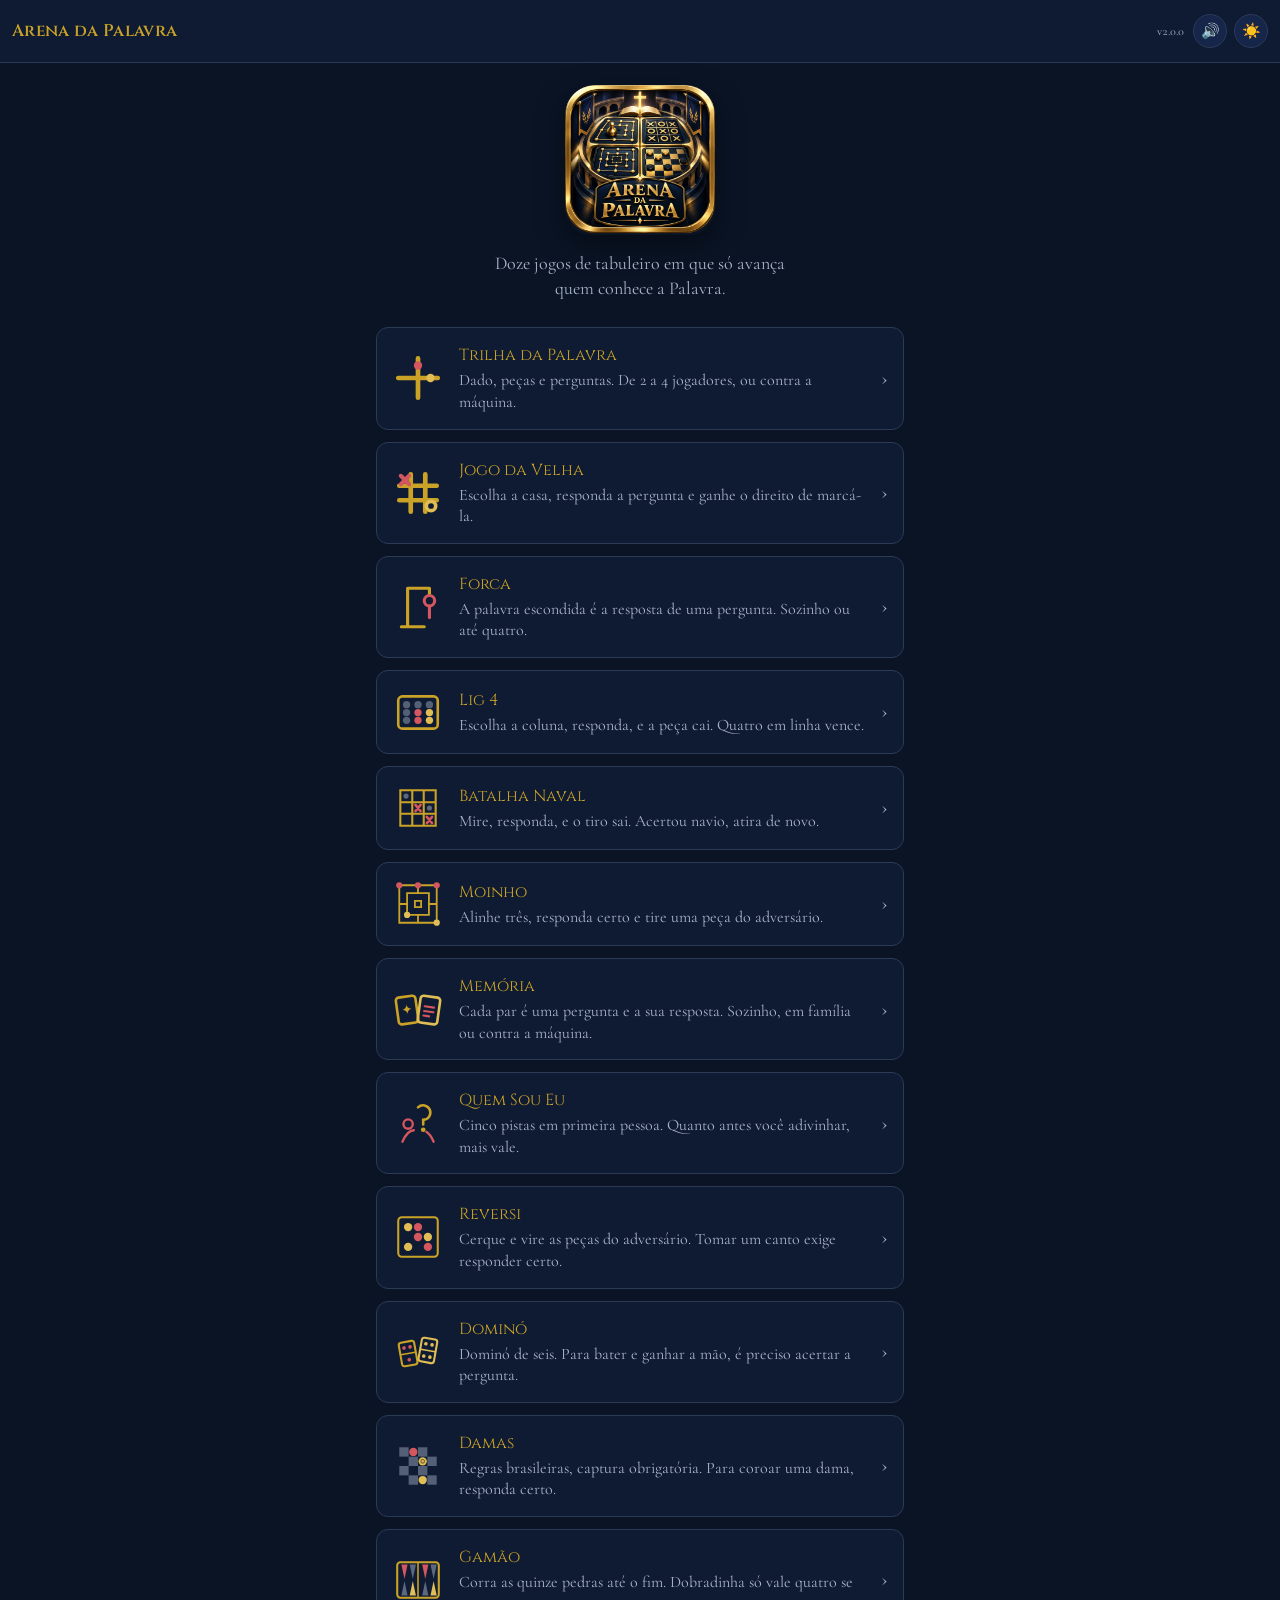
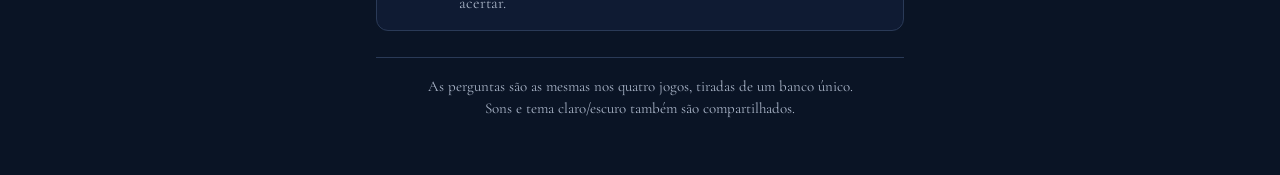
<file: index.html>
<!DOCTYPE html>
<html lang="pt-BR">
<head>
<meta charset="utf-8">
<meta name="viewport" content="width=device-width, initial-scale=1, viewport-fit=cover">
<meta name="theme-color" content="#0F1B33">
<title>Arena da Palavra</title>
<link rel="manifest" href="manifest.json">
<link rel="icon" type="image/png" sizes="32x32" href="icone-32.png">
<link rel="icon" type="image/png" sizes="192x192" href="icone-192.png">
<link rel="apple-touch-icon" href="icone-180.png">
<meta name="apple-mobile-web-app-capable" content="yes">
<meta name="apple-mobile-web-app-status-bar-style" content="black-translucent">
<meta name="apple-mobile-web-app-title" content="Arena da Palavra">
<link rel="preconnect" href="https://fonts.googleapis.com">
<link rel="preconnect" href="https://fonts.gstatic.com" crossorigin>
<link href="https://fonts.googleapis.com/css2?family=Cinzel:wght@500;600;700&family=Cormorant+Garamond:ital,wght@0,400;0,600;1,400&display=swap" rel="stylesheet">
<link rel="stylesheet" href="comum.css">
<style>
.abertura{text-align:center;padding:4px 0 26px}
.brasao{
  width:150px;height:150px;max-width:44vw;border-radius:26px;
  display:block;margin:0 auto 16px;
  box-shadow:0 10px 30px rgba(0,0,0,.42);
}
[data-tema="claro"] .brasao{box-shadow:0 8px 24px rgba(16,28,51,.24)}
.abertura p{color:var(--ink-dim);font-size:18px;margin:0;max-width:34ch;margin-inline:auto;line-height:1.4}

.prateleira{display:grid;gap:12px}
.jogo{
  display:flex;align-items:center;gap:15px;
  background:var(--surface);border:1px solid var(--linha);
  border-radius:12px;padding:15px;text-decoration:none;color:inherit;
  transition:border-color .18s, transform .12s;
}
.jogo:hover,.jogo:focus-visible{border-color:var(--gold)}
.jogo:active{transform:scale(.985)}
.jogo .selo{width:52px;height:52px;flex-shrink:0}
.jogo .selo svg{width:100%;height:100%;display:block}
.jogo .texto{flex:1;min-width:0}
.jogo .nome{display:block;font-family:'Cinzel',serif;font-size:16px;color:var(--gold);margin-bottom:3px}
.jogo .sobre{display:block;font-size:16px;color:var(--ink-dim);line-height:1.35}
.jogo .seta{color:var(--ink-dim);font-size:22px;flex-shrink:0}

.jogo.depois{opacity:.5;cursor:default;pointer-events:none}
.jogo.depois .nome{color:var(--ink-dim)}
.jogo.depois .seta{font-size:12px;font-family:'Cinzel',serif;letter-spacing:.05em}

.tracos{stroke:var(--gold);stroke-width:9;stroke-linecap:round;fill:none}
.tracos.fraco{stroke:var(--ink-dim)}
.peca-selo{fill:var(--carmim-claro)}
.peca-selo.b{fill:var(--gold-soft)}
.peca-selo.cinza{fill:var(--ink-dim)}

.rodape{
  margin-top:26px;padding-top:18px;border-top:1px solid var(--linha);
  text-align:center;color:var(--ink-dim);font-size:15px;line-height:1.45;
}
</style>
</head>
<body>

<header></header>

<main>
  <div class="abertura">
    <img class="brasao" src="icone-512.png" alt="Arena da Palavra" width="150" height="150">
    <p>Doze jogos de tabuleiro em que só avança quem conhece a Palavra.</p>
  </div>

  <div class="prateleira">

    <a class="jogo" href="trilha-da-palavra.html">
      <span class="selo" aria-hidden="true">
        <svg viewBox="0 0 100 100">
          <path class="tracos" d="M50 12 V88 M12 50 H88"/>
          <circle class="peca-selo" cx="50" cy="26" r="8"/>
          <circle class="peca-selo b" cx="74" cy="50" r="8"/>
        </svg>
      </span>
      <span class="texto">
        <span class="nome">Trilha da Palavra</span>
        <span class="sobre">Dado, peças e perguntas. De 2 a 4 jogadores, ou contra a máquina.</span>
      </span>
      <span class="seta" aria-hidden="true">›</span>
    </a>

    <a class="jogo" href="jogo-da-velha.html">
      <span class="selo" aria-hidden="true">
        <svg viewBox="0 0 100 100">
          <path class="tracos" d="M36 14 V86 M64 14 V86 M14 36 H86 M14 64 H86"/>
          <path class="tracos" style="stroke:var(--carmim-claro);stroke-width:8"
                d="M17 17 L33 33 M33 17 L17 33"/>
          <circle cx="75" cy="75" r="9" style="fill:none;stroke:var(--gold-soft);stroke-width:7"/>
        </svg>
      </span>
      <span class="texto">
        <span class="nome">Jogo da Velha</span>
        <span class="sobre">Escolha a casa, responda a pergunta e ganhe o direito de marcá-la.</span>
      </span>
      <span class="seta" aria-hidden="true">›</span>
    </a>

    <a class="jogo" href="forca.html">
      <span class="selo" aria-hidden="true">
        <svg viewBox="0 0 100 100">
          <path class="tracos" style="stroke-width:6" d="M18 88 H62 M30 88 V14 M30 14 H72 M72 14 V28"/>
          <circle cx="72" cy="38" r="10" style="fill:none;stroke:var(--carmim-claro);stroke-width:6"/>
          <path style="fill:none;stroke:var(--carmim-claro);stroke-width:6;stroke-linecap:round" d="M72 48 V70"/>
        </svg>
      </span>
      <span class="texto">
        <span class="nome">Forca</span>
        <span class="sobre">A palavra escondida é a resposta de uma pergunta. Sozinho ou até quatro.</span>
      </span>
      <span class="seta" aria-hidden="true">›</span>
    </a>

    <a class="jogo" href="lig4.html">
      <span class="selo" aria-hidden="true">
        <svg viewBox="0 0 100 100">
          <rect x="12" y="20" width="76" height="62" rx="8"
                style="fill:none;stroke:var(--gold);stroke-width:5"/>
          <g style="fill:var(--ink-dim);opacity:.45">
            <circle cx="28" cy="36" r="7"/><circle cx="50" cy="36" r="7"/><circle cx="72" cy="36" r="7"/>
            <circle cx="28" cy="66" r="7"/>
          </g>
          <circle cx="50" cy="66" r="7" style="fill:var(--carmim-claro)"/>
          <circle cx="72" cy="66" r="7" style="fill:var(--gold-soft)"/>
          <circle cx="50" cy="51" r="7" style="fill:var(--carmim-claro)"/>
          <circle cx="72" cy="51" r="7" style="fill:var(--gold-soft)"/>
          <circle cx="28" cy="51" r="7" style="fill:var(--ink-dim);opacity:.45"/>
        </svg>
      </span>
      <span class="texto">
        <span class="nome">Lig 4</span>
        <span class="sobre">Escolha a coluna, responda, e a peça cai. Quatro em linha vence.</span>
      </span>
      <span class="seta" aria-hidden="true">›</span>
    </a>

    <a class="jogo" href="batalha-naval.html">
      <span class="selo" aria-hidden="true">
        <svg viewBox="0 0 100 100">
          <path class="tracos" style="stroke-width:4"
                d="M16 16 H84 V84 H16 Z M16 39 H84 M16 61 H84 M39 16 V84 M61 16 V84"/>
          <circle cx="27" cy="27" r="5" style="fill:var(--ink-dim);opacity:.5"/>
          <circle cx="72" cy="50" r="5" style="fill:var(--ink-dim);opacity:.5"/>
          <path style="stroke:var(--carmim-claro);stroke-width:5;stroke-linecap:round"
                d="M45 44 L55 56 M55 44 L45 56"/>
          <path style="stroke:var(--carmim-claro);stroke-width:5;stroke-linecap:round"
                d="M67 67 L77 79 M77 67 L67 79"/>
        </svg>
      </span>
      <span class="texto">
        <span class="nome">Batalha Naval</span>
        <span class="sobre">Mire, responda, e o tiro sai. Acertou navio, atira de novo.</span>
      </span>
      <span class="seta" aria-hidden="true">›</span>
    </a>

    <a class="jogo" href="moinho.html">
      <span class="selo" aria-hidden="true">
        <svg viewBox="0 0 100 100">
          <path class="tracos" style="stroke-width:3.5"
                d="M14 14 H86 V86 H14 Z M29 29 H71 V71 H29 Z M44 44 H56 V56 H44 Z
                   M50 14 V29 M50 71 V86 M14 50 H29 M71 50 H86"/>
          <circle cx="14" cy="14" r="6" style="fill:var(--carmim-claro)"/>
          <circle cx="50" cy="14" r="6" style="fill:var(--carmim-claro)"/>
          <circle cx="86" cy="14" r="6" style="fill:var(--carmim-claro)"/>
          <circle cx="29" cy="71" r="6" style="fill:var(--gold-soft)"/>
          <circle cx="86" cy="86" r="6" style="fill:var(--gold-soft)"/>
        </svg>
      </span>
      <span class="texto">
        <span class="nome">Moinho</span>
        <span class="sobre">Alinhe três, responda certo e tire uma peça do adversário.</span>
      </span>
      <span class="seta" aria-hidden="true">›</span>
    </a>

    <a class="jogo" href="memoria.html">
      <span class="selo" aria-hidden="true">
        <svg viewBox="0 0 100 100">
          <rect x="10" y="26" width="38" height="52" rx="6"
                style="fill:none;stroke:var(--gold);stroke-width:5"
                transform="rotate(-8 29 52)"/>
          <text x="29" y="60" text-anchor="middle"
                style="fill:var(--gold);font-size:26px" transform="rotate(-8 29 52)">✦</text>
          <rect x="52" y="26" width="38" height="52" rx="6"
                style="fill:none;stroke:var(--gold-soft);stroke-width:5"
                transform="rotate(8 71 52)"/>
          <path style="fill:none;stroke:var(--carmim-claro);stroke-width:4;stroke-linecap:round"
                d="M62 46 H80 M62 55 H80 M62 64 H73" transform="rotate(8 71 52)"/>
        </svg>
      </span>
      <span class="texto">
        <span class="nome">Memória</span>
        <span class="sobre">Cada par é uma pergunta e a sua resposta. Sozinho, em família ou contra a máquina.</span>
      </span>
      <span class="seta" aria-hidden="true">›</span>
    </a>

    <a class="jogo" href="quem-sou-eu.html">
      <span class="selo" aria-hidden="true">
        <svg viewBox="0 0 100 100">
          <path style="fill:none;stroke:var(--gold);stroke-width:5;stroke-linecap:round"
                d="M50 20 a14 14 0 1 1 10 24 v9"/>
          <circle cx="60" cy="63" r="4.5" style="fill:var(--gold)"/>
          <path style="fill:none;stroke:var(--carmim-claro);stroke-width:4.5;stroke-linecap:round"
                d="M20 86 q10 -22 22 -22 M80 86 q-6 -14 -14 -19"/>
          <circle cx="31" cy="52" r="9" style="fill:none;stroke:var(--carmim-claro);stroke-width:4.5"/>
        </svg>
      </span>
      <span class="texto">
        <span class="nome">Quem Sou Eu</span>
        <span class="sobre">Cinco pistas em primeira pessoa. Quanto antes você adivinhar, mais vale.</span>
      </span>
      <span class="seta" aria-hidden="true">›</span>
    </a>

    <a class="jogo" href="reversi.html">
      <span class="selo" aria-hidden="true">
        <svg viewBox="0 0 100 100">
          <rect x="12" y="12" width="76" height="76" rx="7"
                style="fill:none;stroke:var(--gold);stroke-width:4"/>
          <circle cx="31" cy="31" r="8" style="fill:var(--gold-soft)"/>
          <circle cx="50" cy="31" r="8" style="fill:var(--carmim-claro)"/>
          <circle cx="50" cy="50" r="8" style="fill:var(--carmim-claro)"/>
          <circle cx="69" cy="50" r="8" style="fill:var(--gold-soft)"/>
          <circle cx="31" cy="69" r="8" style="fill:var(--gold-soft)"/>
          <circle cx="69" cy="69" r="8" style="fill:var(--carmim-claro)"/>
        </svg>
      </span>
      <span class="texto">
        <span class="nome">Reversi</span>
        <span class="sobre">Cerque e vire as peças do adversário. Tomar um canto exige responder certo.</span>
      </span>
      <span class="seta" aria-hidden="true">›</span>
    </a>

    <a class="jogo" href="domino.html">
      <span class="selo" aria-hidden="true">
        <svg viewBox="0 0 100 100">
          <rect x="16" y="30" width="30" height="46" rx="5"
                style="fill:none;stroke:var(--gold);stroke-width:4" transform="rotate(-10 31 53)"/>
          <path style="stroke:var(--gold);stroke-width:3" d="M17 53 H45" transform="rotate(-10 31 53)"/>
          <g style="fill:var(--carmim-claro)" transform="rotate(-10 31 53)">
            <circle cx="25" cy="41" r="3.5"/><circle cx="37" cy="41" r="3.5"/>
            <circle cx="31" cy="65" r="3.5"/>
          </g>
          <rect x="54" y="24" width="30" height="46" rx="5"
                style="fill:none;stroke:var(--gold-soft);stroke-width:4" transform="rotate(10 69 47)"/>
          <path style="stroke:var(--gold-soft);stroke-width:3" d="M55 47 H83" transform="rotate(10 69 47)"/>
          <g style="fill:var(--gold-soft)" transform="rotate(10 69 47)">
            <circle cx="63" cy="35" r="3.5"/><circle cx="75" cy="35" r="3.5"/>
            <circle cx="63" cy="59" r="3.5"/><circle cx="75" cy="59" r="3.5"/>
          </g>
        </svg>
      </span>
      <span class="texto">
        <span class="nome">Dominó</span>
        <span class="sobre">Dominó de seis. Para bater e ganhar a mão, é preciso acertar a pergunta.</span>
      </span>
      <span class="seta" aria-hidden="true">›</span>
    </a>

    <a class="jogo" href="damas.html">
      <span class="selo" aria-hidden="true">
        <svg viewBox="0 0 100 100">
          <g style="fill:var(--ink-dim);opacity:.45">
            <rect x="14" y="14" width="18" height="18"/><rect x="50" y="14" width="18" height="18"/>
            <rect x="32" y="32" width="18" height="18"/><rect x="68" y="32" width="18" height="18"/>
            <rect x="14" y="50" width="18" height="18"/><rect x="50" y="50" width="18" height="18"/>
            <rect x="32" y="68" width="18" height="18"/><rect x="68" y="68" width="18" height="18"/>
          </g>
          <circle cx="41" cy="23" r="8" style="fill:var(--carmim-claro)"/>
          <circle cx="59" cy="77" r="8" style="fill:var(--gold-soft)"/>
          <circle cx="59" cy="41" r="8" style="fill:var(--gold-soft)"/>
          <circle cx="59" cy="41" r="3.5" style="fill:none;stroke:rgba(0,0,0,.5);stroke-width:2"/>
        </svg>
      </span>
      <span class="texto">
        <span class="nome">Damas</span>
        <span class="sobre">Regras brasileiras, captura obrigatória. Para coroar uma dama, responda certo.</span>
      </span>
      <span class="seta" aria-hidden="true">›</span>
    </a>

    <a class="jogo" href="gamao.html">
      <span class="selo" aria-hidden="true">
        <svg viewBox="0 0 100 100">
          <rect x="10" y="16" width="80" height="68" rx="6"
                style="fill:none;stroke:var(--gold);stroke-width:4"/>
          <path style="stroke:var(--gold);stroke-width:3" d="M50 16 V84"/>
          <g style="fill:var(--carmim-claro)">
            <path d="M18 20 L30 20 L24 48 Z"/><path d="M58 20 L70 20 L64 48 Z"/>
          </g>
          <g style="fill:var(--gold-soft)">
            <path d="M34 80 L46 80 L40 52 Z"/><path d="M74 80 L86 80 L80 52 Z"/>
          </g>
          <g style="fill:var(--ink-dim);opacity:.5">
            <path d="M34 20 L46 20 L40 48 Z"/><path d="M74 20 L86 20 L80 48 Z"/>
            <path d="M18 80 L30 80 L24 52 Z"/><path d="M58 80 L70 80 L64 52 Z"/>
          </g>
        </svg>
      </span>
      <span class="texto">
        <span class="nome">Gamão</span>
        <span class="sobre">Corra as quinze pedras até o fim. Dobradinha só vale quatro se acertar.</span>
      </span>
      <span class="seta" aria-hidden="true">›</span>
    </a>

  </div>

  <p class="rodape">
    As perguntas são as mesmas nos quatro jogos, tiradas de um banco único.<br>
    Sons e tema claro/escuro também são compartilhados.
  </p>
</main>

<script src="perguntas.js"></script>
<script src="comum.js"></script>
<script>
"use strict";
UI.iniciar({ titulo:"Arena da Palavra", versao:"2.0.0" });
</script>
</body>
</html>
</file>
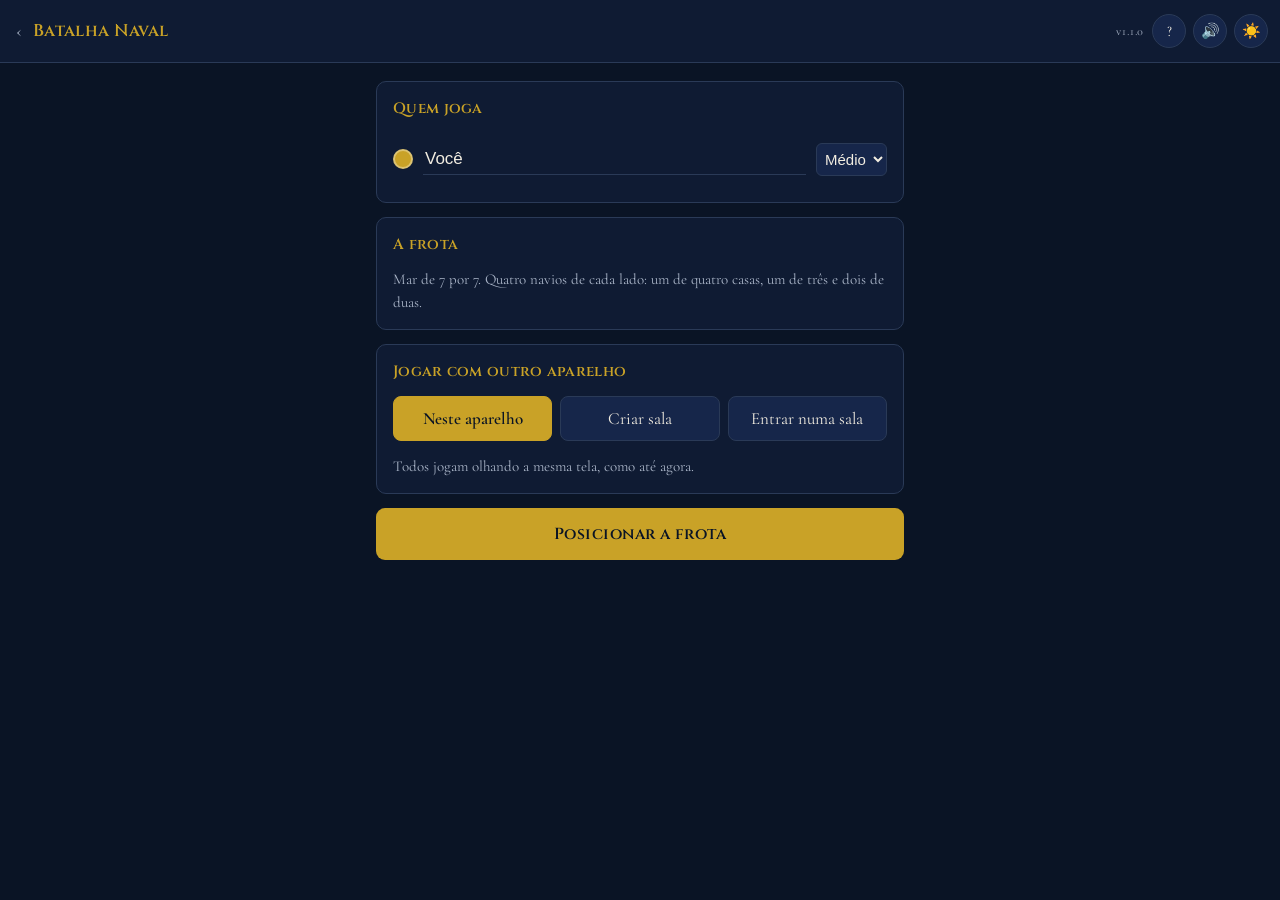
<file: batalha-naval.html>
<!DOCTYPE html>
<html lang="pt-BR">
<head>
<meta charset="utf-8">
<meta name="viewport" content="width=device-width, initial-scale=1, viewport-fit=cover">
<meta name="theme-color" content="#0F1B33">
<title>Batalha Naval — Arena da Palavra</title>
<link rel="manifest" href="manifest.json">
<link rel="icon" type="image/png" sizes="32x32" href="icone-32.png">
<link rel="icon" type="image/png" sizes="192x192" href="icone-192.png">
<link rel="apple-touch-icon" href="icone-180.png">
<meta name="apple-mobile-web-app-capable" content="yes">
<meta name="apple-mobile-web-app-status-bar-style" content="black-translucent">
<meta name="apple-mobile-web-app-title" content="Arena da Palavra">
<link rel="preconnect" href="https://fonts.googleapis.com">
<link rel="preconnect" href="https://fonts.gstatic.com" crossorigin>
<link href="https://fonts.googleapis.com/css2?family=Cinzel:wght@500;600;700&family=Cormorant+Garamond:ital,wght@0,400;0,600;1,400&display=swap" rel="stylesheet">
<link rel="stylesheet" href="comum.css">
<style>
/* Espaçamentos em pixels, nunca em porcentagem no sentido vertical:
   porcentagem se calcula sobre a altura do container, que só existe
   depois de medir as casas — e a última fileira acaba vazando. */

.rotulo-mar{
  display:flex;align-items:baseline;gap:8px;margin:0 0 7px;
  font-family:'Cinzel',serif;font-size:13px;color:var(--gold);
}
.rotulo-mar small{font-family:'Cormorant Garamond',serif;font-size:15px;color:var(--ink-dim)}

.mar{
  display:grid;grid-template-columns:repeat(7,1fr);
  gap:4px;align-content:start;
  background:var(--surface);border:1px solid var(--linha);
  border-radius:10px;padding:6px;
}
.mar.meu{gap:3px;padding:5px;max-width:230px}
.casa{
  width:100%;aspect-ratio:1;border-radius:5px;padding:0;border:none;
  background:var(--surface-2);display:grid;place-items:center;
  font-size:15px;line-height:1;color:var(--ink-dim);
  -webkit-tap-highlight-color:transparent;transition:background .15s;
}
.casa.aberta:hover,.casa.aberta:focus-visible{background:rgba(201,162,39,.22)}
.casa:disabled{cursor:default}
.casa.alvo{box-shadow:0 0 0 2px var(--gold)}
.casa.agua{background:var(--bg);color:var(--ink-dim);opacity:.65}
.casa.acerto{background:var(--carmim);color:#F2EDE1}
.casa.afundado{background:var(--carmim-claro);color:#0A1425}
.casa.navio{background:var(--gold);opacity:.55}
.casa.navio.atingido{background:var(--carmim);opacity:1;color:#F2EDE1}

.frotas{
  display:flex;gap:9px;flex-wrap:wrap;margin:12px 0 4px;
}
.barco{
  display:flex;align-items:center;gap:6px;font-size:14px;
  padding:5px 9px;border-radius:7px;border:1px solid var(--linha);background:var(--surface);
}
.barco .casco{display:flex;gap:2px}
.barco .casco i{width:7px;height:12px;border-radius:2px;background:var(--gold);display:block}
.barco.afundado{opacity:.4;text-decoration:line-through}
.barco.afundado .casco i{background:var(--carmim-claro)}

.dupla{display:grid;gap:16px;margin-bottom:6px}
.linha-info{
  display:flex;align-items:center;gap:10px;margin-bottom:12px;
  padding:10px 12px;border-radius:9px;background:var(--surface);
  border:1px solid var(--linha);border-left:5px solid var(--vez-cor,var(--gold));
}
.linha-info .quem{flex:1;min-width:0}
.linha-info .nome{font-family:'Cinzel',serif;font-size:15px;display:block}
.linha-info .sub{font-size:15px;color:var(--ink-dim)}
.linha-info .contagem{font-size:15px;color:var(--ink-dim);text-align:right;flex-shrink:0;line-height:1.25}

.desfecho{text-align:center;margin-top:14px}
.desfecho .frase{font-family:'Cinzel',serif;font-size:19px;margin:0 0 10px}
.desfecho .frase.venceu{color:var(--gold)}
</style>
</head>
<body>

<header></header>

<main>

<!-- ============ PREPARO ============ -->
<section class="tela ativa" id="telaPreparo">
  <div class="bloco">
    <h2>Quem joga</h2>
    <div id="listaJogadores"></div>
  </div>

  <div class="bloco">
    <h2>A frota</h2>
    <p class="legenda" style="margin:0">Mar de 7 por 7. Quatro navios de cada lado: um de quatro casas, um de três e dois de duas.</p>
  </div>

  <div id="painelSala"></div>

  <button class="principal" id="btnPosicionar">Posicionar a frota</button>
</section>

<!-- ============ POSICIONAR ============ -->
<section class="tela" id="telaPosicionar">
  <p class="legenda">Esta é a sua frota. Se não gostou da disposição, sorteie outra.</p>
  <div class="mar meu" id="marPreview" style="max-width:280px;margin:0 auto"></div>
  <div class="frotas" id="frotaPreview" style="justify-content:center"></div>
  <button class="principal" id="btnZarpar" style="margin-top:16px">Zarpar</button>
  <button class="secundario" id="btnSortear">Sortear outra disposição</button>
</section>

<!-- ============ JOGO ============ -->
<section class="tela" id="telaJogo">
  <div class="linha-info" id="linhaInfo">
    <span class="bolinha" id="infoBolinha"></span>
    <span class="quem">
      <span class="nome" id="infoNome">—</span>
      <span class="sub" id="infoSub">—</span>
    </span>
    <span class="contagem" id="infoContagem">—</span>
  </div>

  <div class="dupla">
    <div>
      <p class="rotulo-mar">MAR INIMIGO <small>toque para mirar</small></p>
      <div class="mar" id="marInimigo"></div>
      <div class="frotas" id="frotaInimiga"></div>
    </div>
    <div>
      <p class="rotulo-mar">SUA FROTA</p>
      <div class="mar meu" id="marProprio"></div>
      <div class="frotas" id="frotaPropria"></div>
    </div>
  </div>

  <p class="aviso" id="aviso">—</p>
  <div class="desfecho" id="desfecho"></div>
  <button class="secundario" id="btnSair">Encerrar e voltar</button>
</section>

<!-- ============ FIM ============ -->
<section class="tela" id="telaFim">
  <div class="fim">
    <h2 id="fimTitulo">—</h2>
    <p class="legenda" id="fimSub">—</p>
    <button class="principal" id="btnDeNovo">Jogar de novo</button>
    <button class="secundario" id="btnVoltarPreparo">Mudar as opções</button>
  </div>
</section>

</main>

<script src="perguntas.js"></script>
<script src="comum.js"></script>
<script src="sala.js"></script>
<script>
"use strict";

/* =========================================================
   BATALHA NAVAL — Arena da Palavra
   Mire numa casa, responda a pergunta, e só então o tiro sai.
   Acertou navio, atira de novo. Caiu na água, a vez passa.
   v1.0.0
   ========================================================= */

const VERSAO = "1.1.0";
const N = 7;
const NAVIOS = [
  {nome:"Porta-aviões", tam:4},
  {nome:"Cruzador",     tam:3},
  {nome:"Submarino",    tam:2},
  {nome:"Patrulha",     tam:2}
];
const CASAS_COM_NAVIO = NAVIOS.reduce((a,b) => a + b.tam, 0);

const REGRAS = `
  <h2>Como se joga</h2>

  <h3>O objetivo</h3>
  <p>Afundar os quatro navios da máquina antes que ela afunde os seus. São 11 casas com navio em cada mar de 49.</p>

  <h3>A jogada</h3>
  <p>Toque numa casa do mar inimigo para mirar. A pergunta bíblica vem depois. Acertando a pergunta, o tiro sai; errando, o tiro não acontece e a vez passa.</p>

  <h3>Tiro certeiro dá outro tiro</h3>
  <p>Se o tiro atingir um navio, você joga de novo — e responde outra pergunta. Uma sequência de acertos pode afundar um navio inteiro num único turno.</p>

  <h3>Os dois mares</h3>
  <p>Em cima fica o mar inimigo, onde você atira. Embaixo, a sua frota, onde aparecem os tiros da máquina. Ponto escuro é água; casa vermelha é navio atingido.</p>

  <h3>Os níveis</h3>
  <p>O nível muda a dificuldade das suas perguntas e o comportamento da máquina. No fácil ela atira sempre a esmo, mesmo depois de acertar. No médio e no difícil, um acerto faz ela perseguir o navio pelas casas vizinhas até afundá-lo — e ela também erra menos perguntas.</p>

  <h3>Por que aqui não tem dois no mesmo aparelho</h3>
  <p>Batalha naval depende de cada um não ver o mar do outro. Num aparelho só isso não existe. Quando a Arena passar a ligar dois celulares, este é o jogo que mais vai ganhar com isso.</p>
`;

let cfg = { nome:"Você", nivel:2 };
let jogo = null;
let previewMar = null;

const lin = p => Math.floor(p / N);
const col = p => p % N;

/* ---------------------------------------------------------
   POSICIONAR A FROTA
   --------------------------------------------------------- */

function sortearMar(){
  for(let tentativa = 0; tentativa < 200; tentativa++){
    const mar = Array(N*N).fill(null);
    let deuCerto = true;

    for(let id = 0; id < NAVIOS.length; id++){
      const tam = NAVIOS[id].tam;
      let posto = false;
      for(let t = 0; t < 400 && !posto; t++){
        const horiz = Math.random() < 0.5;
        const l = Math.floor(Math.random() * (horiz ? N : N - tam + 1));
        const c = Math.floor(Math.random() * (horiz ? N - tam + 1 : N));
        const casas = [];
        let livre = true;
        for(let k = 0; k < tam; k++){
          const p = (l + (horiz ? 0 : k)) * N + (c + (horiz ? k : 0));
          if(mar[p] !== null){ livre = false; break; }
          casas.push(p);
        }
        if(livre){ casas.forEach(p => mar[p] = id); posto = true; }
      }
      if(!posto){ deuCerto = false; break; }
    }
    if(deuCerto) return mar;
  }
  return Array(N*N).fill(null);
}

function desenharMar(container, mar, tiros, mostrarNavios, aoClicar){
  container.innerHTML = "";
  for(let p = 0; p < N*N; p++){
    const casa = document.createElement(aoClicar ? "button" : "span");
    casa.className = "casa";
    casa.dataset.p = p;
    const t = tiros ? tiros[p] : null;

    if(mostrarNavios && mar[p] !== null) casa.classList.add("navio");

    if(t === "agua"){ casa.classList.add("agua"); casa.textContent = "·"; }
    else if(t === "acerto"){
      // no mar inimigo sem frota conhecida, quem diz que afundou é o adversário
      const afundou = mar ? navioAfundado(mar, tiros, mar[p])
                          : (jogo && jogo.afundadasDele.has(p));
      casa.classList.add(mostrarNavios ? "atingido" : (afundou ? "afundado" : "acerto"));
      casa.textContent = afundou ? "✖" : "✷";
    }

    if(aoClicar){
      const podeAtirar = !t;
      casa.disabled = !podeAtirar;
      casa.classList.toggle("aberta", podeAtirar);
      casa.setAttribute("aria-label",
        "Casa " + String.fromCharCode(65 + col(p)) + (lin(p) + 1) +
        (t ? (t === "agua" ? ", água" : ", acertada") : ""));
      casa.addEventListener("click", () => aoClicar(p));
    }
    container.appendChild(casa);
  }
}

function navioAfundado(mar, tiros, id){
  if(!mar || id === null || id === undefined) return false;
  for(let p = 0; p < N*N; p++)
    if(mar[p] === id && tiros[p] !== "acerto") return false;
  return true;
}

function desenharFrota(container, mar, tiros, afundadosSemMar){
  container.innerHTML = "";
  NAVIOS.forEach((nv, id) => {
    const caiu = mar ? (tiros && navioAfundado(mar, tiros, id))
                     : (afundadosSemMar !== undefined && id < afundadosSemMar);
    const b = document.createElement("span");
    b.className = "barco" + (caiu ? " afundado" : "");
    const casco = document.createElement("span");
    casco.className = "casco";
    for(let k = 0; k < nv.tam; k++) casco.appendChild(document.createElement("i"));
    const nome = document.createElement("span");
    nome.textContent = nv.nome;
    b.append(casco, nome);
    container.appendChild(b);
  });
}

/* ---------------------------------------------------------
   PREPARO
   --------------------------------------------------------- */

function montarPreparo(){
  const lista = $("#listaJogadores");
  lista.innerHTML = "";
  const linha = document.createElement("div");
  linha.className = "jogador-linha";

  const bola = document.createElement("span");
  bola.className = "bolinha"; bola.style.background = "var(--gold)";

  const nome = document.createElement("input");
  nome.type = "text"; nome.value = cfg.nome; nome.maxLength = 16;
  nome.setAttribute("aria-label", "Seu nome");
  nome.addEventListener("input", () => { cfg.nome = nome.value.trim() || "Você"; });

  const nivel = document.createElement("select");
  nivel.setAttribute("aria-label", "Nível");
  [[1,"Fácil"],[2,"Médio"],[3,"Difícil"]].forEach(([v,t]) => {
    const o = document.createElement("option"); o.value = v; o.textContent = t;
    if(v === cfg.nivel) o.selected = true; nivel.appendChild(o);
  });
  nivel.addEventListener("change", () => { cfg.nivel = Number(nivel.value); });

  linha.append(bola, nome, nivel);
  lista.appendChild(linha);
}

function abrirPosicionamento(){
  jogo0.euPronto = false;
  $("#btnZarpar").disabled = false;
  $("#btnZarpar").textContent = "Zarpar";
  previewMar = sortearMar();
  desenharMar($("#marPreview"), previewMar, null, true, null);
  desenharFrota($("#frotaPreview"), previewMar, null);
  UI.trocarTela("telaPosicionar");
}

/* ---------------------------------------------------------
   PARTIDA
   --------------------------------------------------------- */

function zarpar(){
  if(online()){
    jogo0.euPronto = true;
    enviarRecado({tipo:"pronto", nome: cfg.nome});
    if(jogo0.elePronto) return iniciarOnline();
    $("#btnZarpar").disabled = true;
    $("#btnZarpar").textContent = "Esperando o outro aparelho posicionar…";
    return;
  }
  Banco.zerar();
  jogo = {
    meuMar: previewMar,
    marDela: sortearMar(),
    tirosDela: Array(N*N).fill(null),   // tiros da máquina no meu mar
    meusTiros: Array(N*N).fill(null),   // meus tiros no mar dela
    vez: "eu",
    fase: "mirar",
    pendente: null,
    fila: [],                            // casas que a máquina quer investigar
    ultimoAcerto: null
  };
  UI.trocarTela("telaJogo");
  $("#desfecho").innerHTML = "";
  redesenhar();
  Som.chegou();
  avisar(cfg.nome + ", escolha onde atirar.");
}

function redesenhar(){
  desenharMar($("#marInimigo"), jogo.marDela, jogo.meusTiros, false,
              jogo.vez === "eu" && jogo.fase === "mirar" ? mirar : null);
  desenharMar($("#marProprio"), jogo.meuMar, jogo.tirosDela, true, null);
  desenharFrota($("#frotaInimiga"), jogo.marDela, jogo.meusTiros, jogo.navioAfundados);
  desenharFrota($("#frotaPropria"), jogo.meuMar, jogo.tirosDela);
  atualizarLinha();
}

function contarAcertos(tiros){ return tiros.filter(t => t === "acerto").length; }

function atualizarLinha(){
  const meu = jogo.vez === "eu";
  $("#linhaInfo").style.setProperty("--vez-cor", meu ? "var(--gold)" : "var(--carmim-claro)");
  $("#infoBolinha").style.background = meu ? "var(--gold)" : "var(--carmim-claro)";
  const outro = jogo.eleNome || "Máquina";
  $("#infoNome").textContent = meu ? cfg.nome : outro;
  $("#infoSub").textContent = meu ? "sua vez de atirar" : outro + " está atirando";
  $("#infoContagem").innerHTML =
    "você acertou " + contarAcertos(jogo.meusTiros) + " de " + CASAS_COM_NAVIO + "<br>" +
    "ela acertou " + contarAcertos(jogo.tirosDela) + " de " + CASAS_COM_NAVIO;
}

function avisar(t){ $("#aviso").textContent = t || ""; }

/* ---------- meu tiro ---------- */

function mirar(p){
  if(jogo.fase !== "mirar" || jogo.vez !== "eu") return;
  if(online() && jogo.meusTiros[p]) return;
  if(jogo.meusTiros[p]) return;

  jogo.fase = "respondendo";
  jogo.pendente = p;
  Som.toque();
  const casa = $('#marInimigo .casa[data-p="' + p + '"]');
  if(casa) casa.classList.add("alvo");

  Sala.aoAbrirPergunta();
  Pergunta.abrir({
    para: cfg.nome,
    nivel: cfg.nivel,
    texto: a => a ? "Resposta certa. O tiro sai." : "Resposta errada. O tiro não sai e a vez passa.",
    aoResponder: (acertou) => {
      if(!acertou){
        Som.erro();
        avisar("A pergunta falhou. O tiro ficou no canhão.");
        Sala.aoFecharPergunta();
        if(online()){
          jogo.vez = "ele";
          jogo.fase = "mirar";   // sem isto o aparelho não aceita mirar de novo
          enviarRecado({tipo:"passou"});
          redesenhar();
          return avisar(avisoDaVez());
        }
        return passarVez();
      }
      Sala.aoFecharPergunta();
      if(online()){
        jogo.fase = "mirar";
        enviarRecado({tipo:"tiro", p});
        avisar("Tiro disparado. Esperando a resposta…");
        return;
      }
      atirar("eu", p);
    }
  });
}

function atirar(quem, p){
  const mar   = quem === "eu" ? jogo.marDela   : jogo.meuMar;
  const tiros = quem === "eu" ? jogo.meusTiros : jogo.tirosDela;
  const acertou = mar[p] !== null;
  tiros[p] = acertou ? "acerto" : "agua";

  const nomeCasa = String.fromCharCode(65 + col(p)) + (lin(p) + 1);
  const atirador = quem === "eu" ? cfg.nome : "A máquina";

  if(acertou){
    Som.marcar();
    const afundou = navioAfundado(mar, tiros, mar[p]);
    avisar(afundou
      ? atirador + " afundou o " + NAVIOS[mar[p]].nome + " em " + nomeCasa + "!"
      : atirador + " acertou um navio em " + nomeCasa + ".");
    if(afundou) Som.chegou();
    if(quem === "ele") registrarCacada(p, mar, tiros);
  } else {
    Som.toque();
    avisar(atirador + " caiu na água em " + nomeCasa + ".");
  }

  jogo.fase = "parado";
  redesenhar();

  if(contarAcertos(tiros) >= CASAS_COM_NAVIO)
    return setTimeout(() => fimDaPartida(quem), 1100);

  if(acertou){
    // quem acerta atira de novo
    setTimeout(() => {
      jogo.fase = "mirar";
      if(quem === "eu"){ redesenhar(); avisar("Acertou: atire outra vez."); }
      else vezDaMaquina();
    }, 1100);
  } else {
    setTimeout(passarVez, 1100);
  }
}

function passarVez(){
  jogo.vez = jogo.vez === "eu" ? "ele" : "eu";
  jogo.fase = "mirar";
  redesenhar();
  if(jogo.vez === "ele"){
    avisar("A máquina está mirando…");
    setTimeout(vezDaMaquina, 800);
  } else {
    avisar(cfg.nome + ", escolha onde atirar.");
  }
}

/* ---------- a máquina ---------- */

function registrarCacada(p, mar, tiros){
  // no fácil ela não persegue: acerta e continua atirando a esmo
  if(cfg.nivel === 1){
    if(navioAfundado(mar, tiros, mar[p])) jogo.ultimoAcerto = null;
    return;
  }
  // nos outros níveis, depois de acertar ela investiga as casas vizinhas
  const vizinhas = [];
  const l = lin(p), c = col(p);
  [[l-1,c],[l+1,c],[l,c-1],[l,c+1]].forEach(([a,b]) => {
    if(a >= 0 && a < N && b >= 0 && b < N){
      const q = a*N + b;
      if(!tiros[q]) vizinhas.push(q);
    }
  });

  // se já tem dois acertos em linha, segue a linha e descarta o resto
  if(jogo.ultimoAcerto !== null){
    const dl = lin(p) - lin(jogo.ultimoAcerto), dc = col(p) - col(jogo.ultimoAcerto);
    if(Math.abs(dl) + Math.abs(dc) === 1){
      const emLinha = vizinhas.filter(q => (lin(q) - l) === dl || (col(q) - c) === dc
                                        || (l - lin(q)) === dl || (c - col(q)) === dc);
      if(emLinha.length) jogo.fila = emLinha.concat(jogo.fila.filter(x => emLinha.includes(x)));
    }
  }
  jogo.fila = vizinhas.concat(jogo.fila);
  if(navioAfundado(mar, tiros, mar[p])){ jogo.fila = []; jogo.ultimoAcerto = null; }
  else jogo.ultimoAcerto = p;
}

function alvoDaMaquina(){
  while(jogo.fila.length){
    const p = jogo.fila.shift();
    if(!jogo.tirosDela[p]) return p;
  }
  const livres = [];
  const paridade = [];
  for(let p = 0; p < N*N; p++){
    if(jogo.tirosDela[p]) continue;
    livres.push(p);
    if((lin(p) + col(p)) % 2 === 0) paridade.push(p);
  }
  // no difícil ela varre em xadrez, que é a forma mais eficiente de procurar
  const usarParidade = cfg.nivel === 3 || (cfg.nivel === 2 && Math.random() < 0.6);
  const pool = (usarParidade && paridade.length) ? paridade : livres;
  return pool[Math.floor(Math.random() * pool.length)];
}

function vezDaMaquina(){
  if(jogo.vez !== "ele") return;
  const p = alvoDaMaquina();
  const acertouPergunta = Math.random() < ACERTO_MAQUINA[cfg.nivel];
  setTimeout(() => {
    if(!acertouPergunta){
      Som.erro();
      avisar("A máquina errou a pergunta e perdeu o tiro.");
      return setTimeout(passarVez, 1100);
    }
    atirar("ele", p);
  }, 550);
}

/* ---------- fim ---------- */

function fimDaPartida(vencedor){
  jogo.fase = "acabou";
  const ganhei = vencedor === "eu";
  if(ganhei) Som.vitoria(); else Som.pausa();
  $("#fimTitulo").textContent = ganhei ? cfg.nome + " venceu a batalha"
                                       : (jogo.eleNome || "A máquina") + " venceu";
  $("#fimSub").textContent =
    "Você acertou " + contarAcertos(jogo.meusTiros) + " de " + CASAS_COM_NAVIO +
    " · " + (jogo.eleNome || "a máquina") + " acertou " + contarAcertos(jogo.tirosDela) + " de " + CASAS_COM_NAVIO;
  UI.trocarTela("telaFim");
}

/* ---------------------------------------------------------
   SALA — aqui a sincronia é diferente de todos os outros jogos

   Nos demais, um aparelho descreve a partida inteira e o outro copia.
   Aqui isso seria trapaça: o retrato conteria o mar do adversário.

   Então cada aparelho guarda a própria frota e nunca a envia. O que
   viaja são recados curtos:
     tiro      — atirei na casa tal
     resultado — na sua casa tal foi água / acerto / afundou tal navio
     passou    — errei a pergunta, a vez é sua
     pronto    — minha frota está posicionada
   Quem sabe se um tiro acertou é o dono do mar, e só ele responde.
   --------------------------------------------------------- */

function online(){ return Sala.ativa(); }

function enviarRecado(msg){ if(Sala.ativa()) Sala.publicar(msg); }

function receberRecado(m){
  if(!m || !m.tipo) return;

  if(m.tipo === "pronto"){
    jogo0.eleNome = m.nome || "Jogador 2";
    jogo0.elePronto = true;
    if(jogo0.euPronto) iniciarOnline();
    else avisar("O outro aparelho já posicionou a frota.");
    return;
  }

  if(!jogo) return;

  if(m.tipo === "tiro"){
    // o tiro é no MEU mar: só eu sei o que tem lá
    const p = m.p;
    if(jogo.tirosDela[p]) return;
    const acertou = jogo.meuMar[p] !== null;
    jogo.tirosDela[p] = acertou ? "acerto" : "agua";
    const id = jogo.meuMar[p];
    const afundou = acertou && navioAfundado(jogo.meuMar, jogo.tirosDela, id);
    const celulas = [];
    if(afundou) for(let q = 0; q < N*N; q++) if(jogo.meuMar[q] === id) celulas.push(q);
    const perdi = contarAcertos(jogo.tirosDela) >= CASAS_COM_NAVIO;

    enviarRecado({tipo:"resultado", p, acertou, afundou, navio: afundou ? NAVIOS[id].nome : null,
                  celulas, acabou: perdi});

    if(acertou){ Som.marcar(); if(afundou) Som.chegou(); }
    else Som.toque();
    const nome = String.fromCharCode(65 + col(p)) + (lin(p) + 1);
    avisar(afundou ? jogo.eleNome + " afundou o " + NAVIOS[id].nome + " em " + nome + "!"
         : acertou ? jogo.eleNome + " acertou um navio em " + nome + "."
                   : jogo.eleNome + " caiu na água em " + nome + ".");
    jogo.vez = acertou ? "ele" : "eu";
    jogo.fase = "mirar";
    if(perdi) return setTimeout(() => fimDaPartida("ele"), 900);
    redesenhar();
    return;
  }

  if(m.tipo === "resultado"){
    jogo.meusTiros[m.p] = m.acertou ? "acerto" : "agua";
    if(m.afundou){
      m.celulas.forEach(q => jogo.afundadasDele.add(q));
      jogo.navioAfundados++;
    }
    const nome = String.fromCharCode(65 + col(m.p)) + (lin(m.p) + 1);
    if(m.acertou){ Som.marcar(); if(m.afundou) Som.chegou(); }
    else Som.toque();
    avisar(m.afundou ? "Você afundou o " + m.navio + " em " + nome + "!"
         : m.acertou ? "Você acertou um navio em " + nome + "."
                     : "Você caiu na água em " + nome + ".");
    jogo.vez = m.acertou ? "eu" : "ele";
    jogo.fase = "mirar";
    if(m.acabou) return setTimeout(() => fimDaPartida("eu"), 900);
    redesenhar();
    if(jogo.vez === "eu") avisar(avisoDaVez());
    return;
  }

  if(m.tipo === "passou"){
    avisar(jogo.eleNome + " errou a pergunta e perdeu o tiro.");
    jogo.vez = "eu";
    jogo.fase = "mirar";
    redesenhar();
    setTimeout(() => avisar(avisoDaVez()), 900);
    return;
  }
}

function avisoDaVez(){
  return jogo.vez === "eu" ? cfg.nome + ", escolha onde atirar."
                           : jogo.eleNome + " está mirando…";
}

/* guarda o que se sabe antes de a partida existir */
const jogo0 = { euPronto:false, elePronto:false, eleNome:"Jogador 2" };

function iniciarOnline(){
  Banco.zerar();
  jogo = {
    meuMar: previewMar,
    marDela: null,                 // não existe deste lado, e é essa a graça
    tirosDela: Array(N*N).fill(null),
    meusTiros: Array(N*N).fill(null),
    afundadasDele: new Set(),
    navioAfundados: 0,
    eleNome: jogo0.eleNome,
    vez: Sala.meuLugar === 0 ? "eu" : "ele",
    fase: "mirar",
    pendente: null
  };
  UI.trocarTela("telaJogo");
  $("#desfecho").innerHTML = "";
  redesenhar();
  Som.chegou();
  avisar(avisoDaVez());
}

/* ---------------------------------------------------------
   LIGAÇÕES
   --------------------------------------------------------- */

UI.iniciar({ titulo:"Batalha Naval", versao:VERSAO, regras:REGRAS, voltar:"index.html" });

Sala.montarPainel($("#painelSala"), {
  jogoId: "naval", lugares: 2,
  retratar: () => null,                 // aqui não se publica estado, só recados
  aplicar: (m) => receberRecado(m),
  aoMudarGente: (n) => { if(jogo && jogo.fase !== "acabou" && n < 2) avisar("O outro aparelho saiu da sala."); },
  aoLigar: (lugar) => {
    $("#btnPosicionar").textContent = "Posicionar a frota (você é o jogador " + (lugar + 1) + ")";
  },
  aoDesligar: () => {
    if(Sala.ativa()) Sala.fechar();
    jogo0.euPronto = jogo0.elePronto = false;
    $("#btnPosicionar").textContent = "Posicionar a frota";
  }
});

$("#btnPosicionar").addEventListener("click", abrirPosicionamento);
$("#btnSortear").addEventListener("click", () => {
  previewMar = sortearMar();
  desenharMar($("#marPreview"), previewMar, null, true, null);
  Som.toque();
});
$("#btnZarpar").addEventListener("click", zarpar);
$("#btnSair").addEventListener("click", () => UI.trocarTela("telaPreparo"));
$("#btnDeNovo").addEventListener("click", abrirPosicionamento);
$("#btnVoltarPreparo").addEventListener("click", () => UI.trocarTela("telaPreparo"));

montarPreparo();
</script>
</body>
</html>
</file>
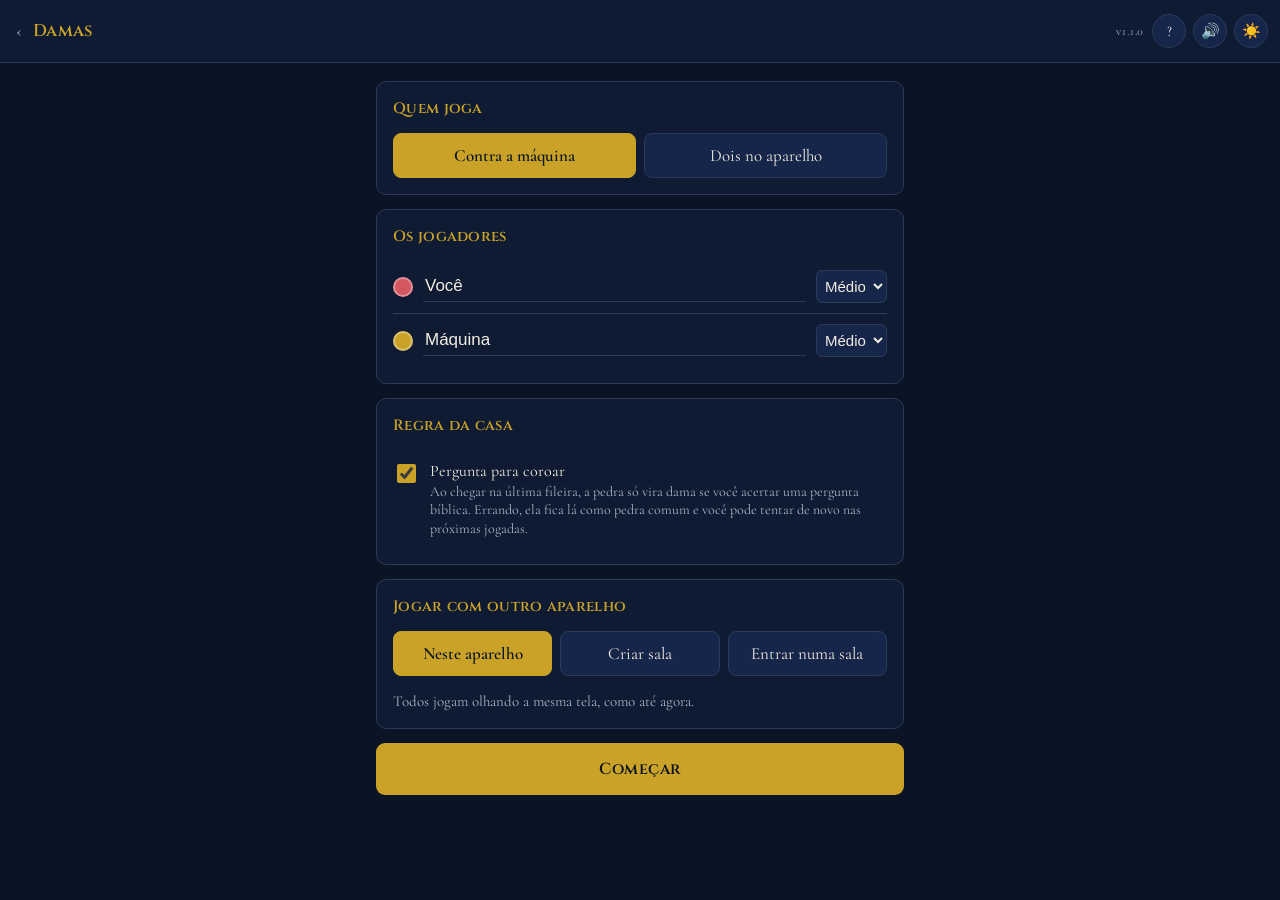
<file: damas.html>
<!DOCTYPE html>
<html lang="pt-BR">
<head>
<meta charset="utf-8">
<meta name="viewport" content="width=device-width, initial-scale=1, viewport-fit=cover">
<meta name="theme-color" content="#0F1B33">
<title>Damas — Arena da Palavra</title>
<link rel="manifest" href="manifest.json">
<link rel="icon" type="image/png" sizes="32x32" href="icone-32.png">
<link rel="icon" type="image/png" sizes="192x192" href="icone-192.png">
<link rel="apple-touch-icon" href="icone-180.png">
<meta name="apple-mobile-web-app-capable" content="yes">
<meta name="apple-mobile-web-app-status-bar-style" content="black-translucent">
<meta name="apple-mobile-web-app-title" content="Arena da Palavra">
<link rel="preconnect" href="https://fonts.googleapis.com">
<link rel="preconnect" href="https://fonts.gstatic.com" crossorigin>
<link href="https://fonts.googleapis.com/css2?family=Cinzel:wght@500;600;700&family=Cormorant+Garamond:ital,wght@0,400;0,600;1,400&display=swap" rel="stylesheet">
<link rel="stylesheet" href="comum.css">
<style>
.placar{display:flex;align-items:stretch;gap:10px;margin-bottom:13px}
.placar .lado{
  flex:1;text-align:center;padding:10px 8px;border-radius:10px;
  background:var(--surface);border:1px solid var(--linha);
  transition:border-color .2s, background .2s;
}
.placar .lado.vez{border-color:var(--cor-lado);background:color-mix(in srgb, var(--cor-lado) 15%, var(--surface))}
.placar .lado .quem{
  display:block;font-family:'Cinzel',serif;font-size:13px;color:var(--ink-dim);
  margin-bottom:4px;overflow:hidden;text-overflow:ellipsis;white-space:nowrap;
}
.placar .lado.vez .quem{color:var(--cor-lado)}
.placar .lado .pontos{font-size:26px;line-height:1;font-family:'Cinzel',serif;color:var(--cor-lado);font-variant-numeric:tabular-nums}
.placar .lado .damas{display:block;font-size:13px;color:var(--ink-dim);min-height:16px}
.placar .meio{align-self:center;font-size:13px;color:var(--ink-dim);text-align:center;min-width:52px;line-height:1.25}

.arena{width:100%;max-width:420px;margin:0 auto}
.tabuleiro{
  display:grid;grid-template-columns:repeat(8,1fr);
  border:2px solid var(--casa-borda);border-radius:8px;overflow:hidden;
}
.casa{
  width:100%;aspect-ratio:1;padding:0;border:none;position:relative;
  display:grid;place-items:center;-webkit-tap-highlight-color:transparent;
}
.casa.clara{background:#E8DFC8}
.casa.escura{background:#7A6A4F}
[data-tema="claro"] .casa.escura{background:#8A7A5C}
.casa:disabled{cursor:default}
.casa.destino{cursor:pointer}
.casa.destino::after{
  content:'';width:34%;aspect-ratio:1;border-radius:50%;
  background:var(--gold);opacity:.85;position:absolute;
}
.casa.destino:hover::after{opacity:1;width:42%}
.casa.comendo::after{background:var(--carmim-claro);width:44%}

.pedra{
  width:76%;aspect-ratio:1;border-radius:50%;position:relative;
  box-shadow:inset 0 -3px 5px rgba(0,0,0,.4), inset 0 3px 5px rgba(255,255,255,.3), 0 1px 3px rgba(0,0,0,.4);
  display:grid;place-items:center;
  animation:pousa .22s ease-out;
}
.pedra.x{background:var(--carmim-claro)}
.pedra.o{background:var(--gold-soft)}
.pedra.dama::after{
  content:'';width:46%;aspect-ratio:1;
  border:2.5px solid rgba(0,0,0,.45);border-radius:50%;
}
.pedra.dama.o::after{border-color:rgba(0,0,0,.55)}
.pedra.movivel{cursor:pointer;box-shadow:0 0 0 3px var(--ink), inset 0 -3px 5px rgba(0,0,0,.4)}
.pedra.escolhida{box-shadow:0 0 0 4px var(--gold), 0 0 12px var(--gold)}
.pedra.condenada{opacity:.45;filter:grayscale(.5)}
@keyframes pousa{from{transform:scale(.6);opacity:.2}}
@media (prefers-reduced-motion:reduce){.pedra{animation:none}}

.desfecho{text-align:center;margin-top:14px}
.desfecho .frase{font-family:'Cinzel',serif;font-size:19px;margin:0 0 10px}
.desfecho .frase.venceu{color:var(--gold)}
</style>
</head>
<body>

<header></header>

<main>

<!-- ============ PREPARO ============ -->
<section class="tela ativa" id="telaPreparo">
  <div class="bloco">
    <h2>Quem joga</h2>
    <div class="escolhas" id="escModo"></div>
  </div>

  <div class="bloco">
    <h2>Os jogadores</h2>
    <div id="listaJogadores"></div>
  </div>

  <div class="bloco">
    <h2>Regra da casa</h2>
    <label class="opcao">
      <input type="checkbox" id="optCoroar" checked>
      <span>Pergunta para coroar
        <small>Ao chegar na última fileira, a pedra só vira dama se você acertar uma pergunta bíblica. Errando, ela fica lá como pedra comum e você pode tentar de novo nas próximas jogadas.</small>
      </span>
    </label>
  </div>

  <div id="painelSala"></div>

  <button class="principal" id="btnComecar">Começar</button>
</section>

<!-- ============ JOGO ============ -->
<section class="tela" id="telaJogo">
  <div class="placar">
    <div class="lado" id="ladoX"><span class="quem">—</span><span class="pontos">12</span><span class="damas"></span></div>
    <div class="meio" id="meioPlacar">—</div>
    <div class="lado" id="ladoO"><span class="quem">—</span><span class="pontos">12</span><span class="damas"></span></div>
  </div>

  <div class="arena">
    <div class="tabuleiro" id="tabuleiro"></div>
  </div>

  <p class="aviso" id="aviso">—</p>
  <div class="desfecho" id="desfecho"></div>
  <button class="secundario" id="btnSair">Encerrar e voltar</button>
</section>

<!-- ============ FIM ============ -->
<section class="tela" id="telaFim">
  <div class="fim">
    <h2 id="fimTitulo">—</h2>
    <p class="legenda" id="fimSub">—</p>
    <button class="principal" id="btnDeNovo">Jogar de novo</button>
    <button class="secundario" id="btnVoltarPreparo">Mudar as opções</button>
  </div>
</section>

</main>

<script src="perguntas.js"></script>
<script src="comum.js"></script>
<script src="sala.js"></script>
<script>
"use strict";

/* =========================================================
   DAMAS — Arena da Palavra
   Regras brasileiras: captura obrigatória pelo maior número,
   dama de longo alcance, pedra come para trás.
   Coroar exige acertar uma pergunta bíblica.
   v1.0.0
   ========================================================= */

const VERSAO = "1.1.0";
const N = 8;
const DIRS = [[-1,-1],[-1,1],[1,-1],[1,1]];
const SEM_PROGRESSO = 40;      // lances de dama sem captura até o empate

const lin = p => Math.floor(p / N);
const col = p => p % N;
const dentro = (l, c) => l >= 0 && l < N && c >= 0 && c < N;
const escura = p => (lin(p) + col(p)) % 2 === 1;
const outra = c => c === "x" ? "o" : "x";

const REGRAS = `
  <h2>Como se joga</h2>

  <h3>O objetivo</h3>
  <p>Capturar todas as pedras do adversário, ou deixá-lo sem nenhuma jogada possível.</p>

  <h3>O andar das pedras</h3>
  <p>A pedra comum anda uma casa na diagonal, sempre para frente. Mas <b>captura para frente e para trás</b>, pulando por cima da pedra adversária e caindo na casa vazia logo atrás.</p>

  <h3>Comer é obrigatório</h3>
  <p>Havendo captura possível, você é obrigado a capturar. E mais: é obrigado a fazer a captura que come <b>o maior número de pedras</b>. O app já mostra apenas as jogadas permitidas.</p>

  <h3>A dama</h3>
  <p>A pedra que para na última fileira do adversário vira dama. A dama anda quantas casas quiser na diagonal, para qualquer lado, e captura à distância — pulando a pedra adversária e parando em qualquer casa livre depois dela.</p>
  <p>Se uma pedra apenas passa pela última fileira no meio de uma sequência de capturas e continua andando, ela <b>não</b> vira dama. Só coroa quem para lá.</p>

  <h3>A pergunta da coroa</h3>
  <p>Com a regra da casa ligada, chegar na última fileira não basta: é preciso acertar uma pergunta bíblica para receber a coroa. Errando, a pedra fica lá parada como pedra comum — e no começo de cada uma das suas jogadas você recebe outra chance de coroá-la.</p>

  <h3>Empate</h3>
  <p>Se passarem quarenta lances sem nenhuma captura e sem nenhuma pedra comum andar, a partida está travada e termina empatada.</p>
`;

const VISAO = {1:{prof:1, acaso:0.5}, 2:{prof:4, acaso:0.08}, 3:{prof:8, acaso:0}};

let cfg = {
  modo:"maquina",
  jogadores:[
    {cor:"x", nome:"Você",    tipo:"humano",  nivel:2},
    {cor:"o", nome:"Máquina", tipo:"maquina", nivel:2}
  ]
};
let jogo = null;

/* ---------------------------------------------------------
   REGRAS PURAS
   --------------------------------------------------------- */

function tabuleiroInicial(){
  const t = Array(N*N).fill(null);
  for(let p = 0; p < N*N; p++){
    if(!escura(p)) continue;
    if(lin(p) <= 2) t[p] = {c:"o", dama:false};
    if(lin(p) >= 5) t[p] = {c:"x", dama:false};
  }
  return t;
}

function buscarCapturas(tab, p, pc, comidas, caminho, saida){
  const origem = caminho[0];
  const livre = q => !tab[q] || q === origem;
  let achou = false;

  for(const [dl, dc] of DIRS){
    let l = lin(p) + dl, c = col(p) + dc;
    if(pc.dama){
      while(dentro(l,c) && livre(l*N + c)){ l += dl; c += dc; }
    }
    if(!dentro(l,c)) continue;
    const alvo = l*N + c;
    const vitima = tab[alvo];
    if(!vitima || vitima.c === pc.c || comidas.includes(alvo)) continue;

    let ll = l + dl, cc = c + dc;
    while(dentro(ll,cc)){
      const pouso = ll*N + cc;
      if(!livre(pouso)) break;
      achou = true;
      buscarCapturas(tab, pouso, pc, comidas.concat([alvo]), caminho.concat([pouso]), saida);
      if(!pc.dama) break;
      ll += dl; cc += dc;
    }
  }

  if(!achou && comidas.length) saida.push({caminho, comidas});
}

function movimentos(tab, cor){
  const capturas = [];
  for(let p = 0; p < N*N; p++){
    const pc = tab[p];
    if(!pc || pc.c !== cor) continue;
    buscarCapturas(tab, p, pc, [], [p], capturas);
  }
  if(capturas.length){
    const maior = Math.max(...capturas.map(s => s.comidas.length));
    return capturas.filter(s => s.comidas.length === maior);
  }

  const simples = [];
  for(let p = 0; p < N*N; p++){
    const pc = tab[p];
    if(!pc || pc.c !== cor) continue;
    const dirs = pc.dama ? DIRS : (cor === "x" ? [[-1,-1],[-1,1]] : [[1,-1],[1,1]]);
    for(const [dl, dc] of dirs){
      let l = lin(p) + dl, c = col(p) + dc;
      while(dentro(l,c)){
        const q = l*N + c;
        if(tab[q]) break;
        simples.push({caminho:[p, q], comidas:[]});
        if(!pc.dama) break;
        l += dl; c += dc;
      }
    }
  }
  return simples;
}

function aplicar(tab, mov, cor, permitirCoroa){
  const novo = tab.map(x => x ? {c:x.c, dama:x.dama} : null);
  const de = mov.caminho[0], para = mov.caminho[mov.caminho.length - 1];
  const pc = novo[de];
  novo[de] = null;
  mov.comidas.forEach(q => novo[q] = null);
  const fileira = cor === "x" ? 0 : N - 1;
  const coroa = !pc.dama && lin(para) === fileira;
  novo[para] = {c:pc.c, dama: pc.dama || (coroa && permitirCoroa !== false)};
  return {tab:novo, coroa, para};
}

function contar(tab, cor){
  let pedras = 0, damas = 0;
  tab.forEach(x => { if(x && x.c === cor){ pedras++; if(x.dama) damas++; } });
  return {pedras, damas};
}

function pedraNaCoroacao(tab, cor){
  const fileira = cor === "x" ? 0 : N - 1;
  for(let p = 0; p < N*N; p++){
    const pc = tab[p];
    if(pc && pc.c === cor && !pc.dama && lin(p) === fileira) return p;
  }
  return -1;
}

/* ---------------------------------------------------------
   PREPARO
   --------------------------------------------------------- */

function montarPreparo(){
  UI.escolhas($("#escModo"),
    [{valor:"maquina", rotulo:"Contra a máquina"}, {valor:"dupla", rotulo:"Dois no aparelho"}],
    cfg.modo, v => {
      cfg.modo = v;
      cfg.jogadores[1].tipo = (v === "maquina") ? "maquina" : "humano";
      if(v === "maquina" && cfg.jogadores[1].nome === "Jogador 2") cfg.jogadores[1].nome = "Máquina";
      if(v === "dupla"   && cfg.jogadores[1].nome === "Máquina")   cfg.jogadores[1].nome = "Jogador 2";
      montarPreparo();
    });

  const lista = $("#listaJogadores");
  lista.innerHTML = "";
  cfg.jogadores.forEach(j => {
    const linha = document.createElement("div");
    linha.className = "jogador-linha";
    const bola = document.createElement("span");
    bola.className = "bolinha";
    bola.style.background = j.cor === "x" ? "var(--carmim-claro)" : "var(--gold)";
    const nome = document.createElement("input");
    nome.type = "text"; nome.value = j.nome; nome.maxLength = 16;
    nome.setAttribute("aria-label", "Nome do jogador");
    nome.addEventListener("input", () => { j.nome = nome.value.trim() || "Jogador"; });
    const nivel = document.createElement("select");
    nivel.setAttribute("aria-label", "Nível");
    [[1,"Fácil"],[2,"Médio"],[3,"Difícil"]].forEach(([v,t]) => {
      const o = document.createElement("option"); o.value = v; o.textContent = t;
      if(v === j.nivel) o.selected = true; nivel.appendChild(o);
    });
    nivel.addEventListener("change", () => { j.nivel = Number(nivel.value); });
    linha.append(bola, nome, nivel);
    lista.appendChild(linha);
  });
}

/* ---------------------------------------------------------
   PARTIDA
   --------------------------------------------------------- */

function comecar(){
  cfg.coroar = $("#optCoroar").checked;
  Banco.zerar();
  jogo = {
    tab: tabuleiroInicial(),
    vez: "x",
    fase: "jogar",
    escolhida: null,
    prefixo: [],
    semProgresso: 0,
    coroaOferecida: false
  };
  UI.trocarTela("telaJogo");
  $("#desfecho").innerHTML = "";
  montarTabuleiro();
  publicar();
  seguirVez();
}

function jogadorDe(c){ return cfg.jogadores.find(j => j.cor === c); }

function montarTabuleiro(){
  const t = $("#tabuleiro");
  t.innerHTML = "";
  for(let p = 0; p < N*N; p++){
    const b = document.createElement("button");
    b.className = "casa " + (escura(p) ? "escura" : "clara");
    b.dataset.p = p;
    b.setAttribute("aria-label", String.fromCharCode(97 + col(p)) + (N - lin(p)));
    b.addEventListener("click", () => tocar(p));
    t.appendChild(b);
  }
  redesenhar();
}

function redesenhar(){
  const casas = $$("#tabuleiro .casa");
  const j = jogadorDe(jogo.vez);
  const meu = jogo.fase === "jogar" && j.tipo === "humano";
  const movs = meu ? movimentos(jogo.tab, jogo.vez) : [];

  // com um prefixo escolhido, só interessam as sequências que começam por ele
  const compativeis = movs.filter(m =>
    jogo.prefixo.every((q, i) => m.caminho[i] === q));
  const proximos = jogo.prefixo.length
    ? [...new Set(compativeis.map(m => m.caminho[jogo.prefixo.length]).filter(x => x !== undefined))]
    : [];
  const origens = [...new Set(movs.map(m => m.caminho[0]))];
  const comendo = compativeis.some(m => m.comidas.length);

  casas.forEach((b, p) => {
    b.innerHTML = "";
    b.classList.remove("destino", "comendo");
    b.disabled = true;

    const pc = jogo.tab[p];
    if(pc){
      const d = document.createElement("span");
      d.className = "pedra " + pc.c + (pc.dama ? " dama" : "");
      if(meu && !jogo.prefixo.length && origens.includes(p)) d.classList.add("movivel");
      if(jogo.prefixo.length && jogo.prefixo[0] === p) d.classList.add("escolhida");
      // pedras que serão comidas nesta sequência
      if(jogo.prefixo.length && compativeis.some(m =>
           m.comidas.slice(0, jogo.prefixo.length - 1).includes(p))) d.classList.add("condenada");
      b.appendChild(d);
      if(meu && !jogo.prefixo.length && origens.includes(p)) b.disabled = false;
      if(meu && jogo.prefixo.length && jogo.prefixo[0] === p) b.disabled = false;
    }

    if(proximos.includes(p)){
      b.classList.add("destino");
      if(comendo) b.classList.add("comendo");
      b.disabled = false;
    }
  });

  atualizarPlacar();
}

function atualizarPlacar(){
  ["x","o"].forEach(cor => {
    const lado = $(cor === "x" ? "#ladoX" : "#ladoO");
    lado.style.setProperty("--cor-lado", cor === "x" ? "var(--carmim-claro)" : "var(--gold-soft)");
    $(".quem", lado).textContent = jogadorDe(cor).nome;
    const c = contar(jogo.tab, cor);
    $(".pontos", lado).textContent = c.pedras;
    $(".damas", lado).textContent = c.damas
      ? (c.damas === 1 ? "1 dama" : c.damas + " damas") : "";
    lado.classList.toggle("vez", jogo.vez === cor && jogo.fase !== "fim");
  });
  $("#meioPlacar").innerHTML = jogo.semProgresso >= SEM_PROGRESSO - 10
    ? "empate em<br>" + (SEM_PROGRESSO - jogo.semProgresso)
    : "pedras<br>na mesa";
}

function avisar(t){ $("#aviso").textContent = t || ""; }

/* ---------- vez ---------- */

function seguirVez(){
  if(jogo.fase === "fim") return;
  jogo.fase = "jogar";
  jogo.prefixo = [];
  const j = jogadorDe(jogo.vez);

  if(contar(jogo.tab, jogo.vez).pedras === 0)
    return fimDaPartida(outra(jogo.vez), "ficou sem pedras");
  if(movimentos(jogo.tab, jogo.vez).length === 0)
    return fimDaPartida(outra(jogo.vez), "ficou sem jogada possível");
  if(jogo.semProgresso >= SEM_PROGRESSO)
    return fimDaPartida(null, "quarenta lances sem captura");

  if(Sala.ativa() && !souDaVez()){
    redesenhar();
    return avisar("Aguardando " + j.nome + " jogar no outro aparelho…");
  }

  // uma pedra parada na última fileira ganha nova chance de coroar
  const esperando = cfg.coroar ? pedraNaCoroacao(jogo.tab, jogo.vez) : -1;
  if(esperando >= 0 && !jogo.coroaOferecida){
    jogo.coroaOferecida = true;
    return pedirCoroa(esperando, () => seguirVez());
  }
  jogo.coroaOferecida = false;

  redesenhar();
  if(j.tipo === "maquina"){
    avisar(j.nome + " está pensando…");
    setTimeout(jogadaDaMaquina, 650);
  } else {
    const movs = movimentos(jogo.tab, jogo.vez);
    avisar(movs.some(m => m.comidas.length)
      ? j.nome + ", há captura obrigatória — só as maiores estão liberadas."
      : j.nome + ", escolha uma pedra.");
  }
}

function pedirCoroa(posicao, aoFim){
  const j = jogadorDe(jogo.vez);
  jogo.fase = "respondendo";
  redesenhar();

  const coroar = () => {
    jogo.tab[posicao] = {c:jogo.vez, dama:true};
    Som.chegou();
    avisar(j.nome + " coroou uma dama!");
    redesenhar();
    publicar();
  };

  if(j.tipo === "maquina"){
    const acertou = Math.random() < ACERTO_MAQUINA[j.nivel];
    return setTimeout(() => {
      if(acertou){ Som.acerto(); coroar(); }
      else { Som.erro(); avisar(j.nome + " chegou à última fileira mas errou a pergunta."); }
      setTimeout(aoFim, 900);
    }, 700);
  }

  Sala.aoAbrirPergunta();
  Pergunta.abrir({
    para: j.nome,
    nivel: j.nivel,
    texto: a => a ? "Certa. A pedra recebe a coroa." : "Errada. A pedra fica onde está, sem coroa.",
    aoResponder: (acertou) => {
      Sala.aoFecharPergunta();
      if(acertou) coroar();
      else { avisar("A coroa fica para a próxima."); }
      setTimeout(aoFim, 700);
    }
  });
}

/* ---------- jogadas ---------- */

function tocar(p){
  if(jogo.fase !== "jogar") return;
  if(!souDaVez()) return;      // a trava fica na jogada, não no desenho
  if(jogadorDe(jogo.vez).tipo !== "humano") return;

  const movs = movimentos(jogo.tab, jogo.vez);

  if(!jogo.prefixo.length){
    if(!movs.some(m => m.caminho[0] === p)) return;
    jogo.prefixo = [p];
    Som.toque();
    return redesenhar();
  }

  if(p === jogo.prefixo[0] && jogo.prefixo.length === 1){
    jogo.prefixo = [];
    Som.toque();
    return redesenhar();
  }

  const novo = jogo.prefixo.concat([p]);
  const compativeis = movs.filter(m => novo.every((q, i) => m.caminho[i] === q));
  if(!compativeis.length) return;

  jogo.prefixo = novo;
  Som.marcar();

  const pronta = compativeis.find(m => m.caminho.length === novo.length);
  if(pronta && !compativeis.some(m => m.caminho.length > novo.length))
    return executar(pronta);

  redesenhar();
  avisar("A captura continua. Toque na próxima casa.");
}

function executar(mov){
  jogo.fase = "movendo";
  const cor = jogo.vez;
  const eraComum = !jogo.tab[mov.caminho[0]].dama;
  const r = aplicar(jogo.tab, mov, cor, !cfg.coroar);
  jogo.tab = r.tab;
  jogo.prefixo = [];

  if(mov.comidas.length || eraComum) jogo.semProgresso = 0;
  else jogo.semProgresso++;

  Som.marcar();
  publicar();
  if(mov.comidas.length){
    Som.comeu();
    avisar(jogadorDe(cor).nome + " comeu " +
      mov.comidas.length + (mov.comidas.length === 1 ? " pedra." : " pedras."));
  } else avisar("");
  redesenhar();

  if(r.coroa && cfg.coroar){
    jogo.coroaOferecida = true;
    return setTimeout(() => pedirCoroa(r.para, passarVez), 700);
  }
  if(r.coroa){
    Som.chegou();
    avisar(jogadorDe(cor).nome + " coroou uma dama!");
  }
  setTimeout(passarVez, 750);
}

function passarVez(){
  if(jogo.fase === "fim") return;
  jogo.vez = outra(jogo.vez);
  jogo.coroaOferecida = false;
  publicar();
  seguirVez();
}

/* ---------------------------------------------------------
   SALA
   --------------------------------------------------------- */

function souDaVez(){ return Sala.minhaVez(jogo && jogo.vez === "x" ? 0 : 1); }

function retratar(){
  if(!jogo) return null;
  return {
    nomes: cfg.jogadores.map(j => j.nome),
    niveis: cfg.jogadores.map(j => j.nivel),
    coroar: cfg.coroar,
    tab: jogo.tab.map(x => x ? {c:x.c, dama:!!x.dama} : null),
    vez: jogo.vez,
    semProgresso: jogo.semProgresso,
    acabou: jogo.fase === "fim",
    venceu: jogo.vencedor === undefined ? null : jogo.vencedor,
    motivo: jogo.motivo || ""
  };
}

function aplicarEstado(d){
  if(!d) return;
  cfg.coroar = d.coroar;
  cfg.jogadores.forEach((j, i) => {
    j.nome = (d.nomes[i] === "Máquina") ? "Jogador 2" : d.nomes[i];
    j.nivel = d.niveis[i];
    j.tipo = "humano";
  });
  const primeira = !jogo;
  if(primeira) jogo = {};
  Object.assign(jogo, {
    tab: d.tab.map(x => x ? {c:x.c, dama:!!x.dama} : null),
    vez: d.vez, fase: "jogar", selecionada: null, prefixo: [],
    semProgresso: d.semProgresso, coroaOferecida: false
  });
  if(primeira){
    UI.trocarTela("telaJogo");
    $("#desfecho").innerHTML = "";
    montarTabuleiro();
  }
  if(d.acabou) return fimDaPartida(d.venceu, d.motivo);
  setTimeout(seguirVez, 0);
}

function publicar(){ Sala.enviar(); }

/* ---------------------------------------------------------
   A MÁQUINA
   --------------------------------------------------------- */

function avaliar(tab, eu){
  const ele = outra(eu);
  let nota = 0;
  for(let p = 0; p < N*N; p++){
    const pc = tab[p];
    if(!pc) continue;
    const meu = pc.c === eu;
    let v = pc.dama ? 34 : 10;
    if(!pc.dama){
      // pedra adiantada vale mais; a última fileira própria segura o fundo
      const avanco = pc.c === "x" ? (N - 1 - lin(p)) : lin(p);
      v += avanco * 0.8;
      if((pc.c === "x" && lin(p) === N-1) || (pc.c === "o" && lin(p) === 0)) v += 1.5;
    }
    if(col(p) > 0 && col(p) < N-1) v += 0.4; else v += 0.9;   // beira é segura
    nota += meu ? v : -v;
  }
  return nota;
}

function buscar(tab, prof, alfa, beta, daVez, eu){
  const movs = movimentos(tab, daVez);
  if(movs.length === 0) return daVez === eu ? -50000 + prof : 50000 - prof;
  if(prof === 0) return avaliar(tab, eu);

  // capturas primeiro: melhora o corte alfa-beta
  movs.sort((a,b) => b.comidas.length - a.comidas.length);
  const maximiza = daVez === eu;
  let melhor = maximiza ? -Infinity : Infinity;

  for(const m of movs){
    const filho = aplicar(tab, m, daVez).tab;
    const n = buscar(filho, prof - 1, alfa, beta, outra(daVez), eu);
    if(maximiza){ melhor = Math.max(melhor, n); alfa = Math.max(alfa, melhor); }
    else        { melhor = Math.min(melhor, n); beta  = Math.min(beta,  melhor); }
    if(alfa >= beta) break;
  }
  return melhor;
}

function jogadaDaMaquina(){
  const j = jogadorDe(jogo.vez);
  const movs = movimentos(jogo.tab, jogo.vez);
  if(movs.length === 0) return seguirVez();

  let escolha;
  if(Math.random() < VISAO[j.nivel].acaso){
    escolha = movs[Math.floor(Math.random() * movs.length)];
  } else {
    movs.sort((a,b) => b.comidas.length - a.comidas.length);
    let melhor = -Infinity;
    escolha = movs[0];
    for(const m of movs){
      const filho = aplicar(jogo.tab, m, jogo.vez).tab;
      const n = buscar(filho, VISAO[j.nivel].prof - 1, -Infinity, Infinity, outra(jogo.vez), jogo.vez);
      if(n > melhor){ melhor = n; escolha = m; }
    }
  }
  jogo.fase = "jogar";
  executar(escolha);
}

/* ---------------------------------------------------------
   FIM
   --------------------------------------------------------- */

function fimDaPartida(cor, motivo){
  if(jogo.fase === "fim" && $("#telaFim").classList.contains("ativa")) return;
  jogo.fase = "fim";
  jogo.vencedor = cor;
  jogo.motivo = motivo;
  publicar();
  redesenhar();
  if(cor === null){
    Som.empate();
    $("#fimTitulo").textContent = "Empate";
    $("#fimSub").textContent = "A partida travou: " + motivo + ".";
  } else {
    Som.vitoria();
    $("#fimTitulo").textContent = jogadorDe(cor).nome + " venceu";
    $("#fimSub").textContent = jogadorDe(outra(cor)).nome + " " + motivo + ".";
  }
  UI.trocarTela("telaFim");
}

/* ---------------------------------------------------------
   LIGAÇÕES
   --------------------------------------------------------- */

UI.iniciar({ titulo:"Damas", versao:VERSAO, regras:REGRAS, voltar:"index.html" });

Sala.montarPainel($("#painelSala"), {
  jogoId: "damas", lugares: 2,
  retratar: retratar, aplicar: aplicarEstado,
  aoMudarGente: (n) => { if(jogo && jogo.fase !== "fim" && n < 2) avisar("O outro aparelho saiu da sala."); },
  aoLigar: (lugar) => {
    cfg.modo = "dupla";
    cfg.jogadores[1].tipo = "humano";
    if(cfg.jogadores[1].nome === "Máquina") cfg.jogadores[1].nome = "Jogador 2";
    montarPreparo();
    $("#btnComecar").textContent = lugar === 0 ? "Começar (você comanda)" : "Esperando o outro aparelho começar";
    $("#btnComecar").disabled = lugar !== 0;
  },
  aoDesligar: () => {
    if(Sala.ativa()) Sala.fechar();
    $("#btnComecar").textContent = "Começar";
    $("#btnComecar").disabled = false;
  }
});

$("#btnComecar").addEventListener("click", comecar);
$("#btnSair").addEventListener("click", () => UI.trocarTela("telaPreparo"));
$("#btnDeNovo").addEventListener("click", comecar);
$("#btnVoltarPreparo").addEventListener("click", () => UI.trocarTela("telaPreparo"));

montarPreparo();
</script>
</body>
</html>
</file>
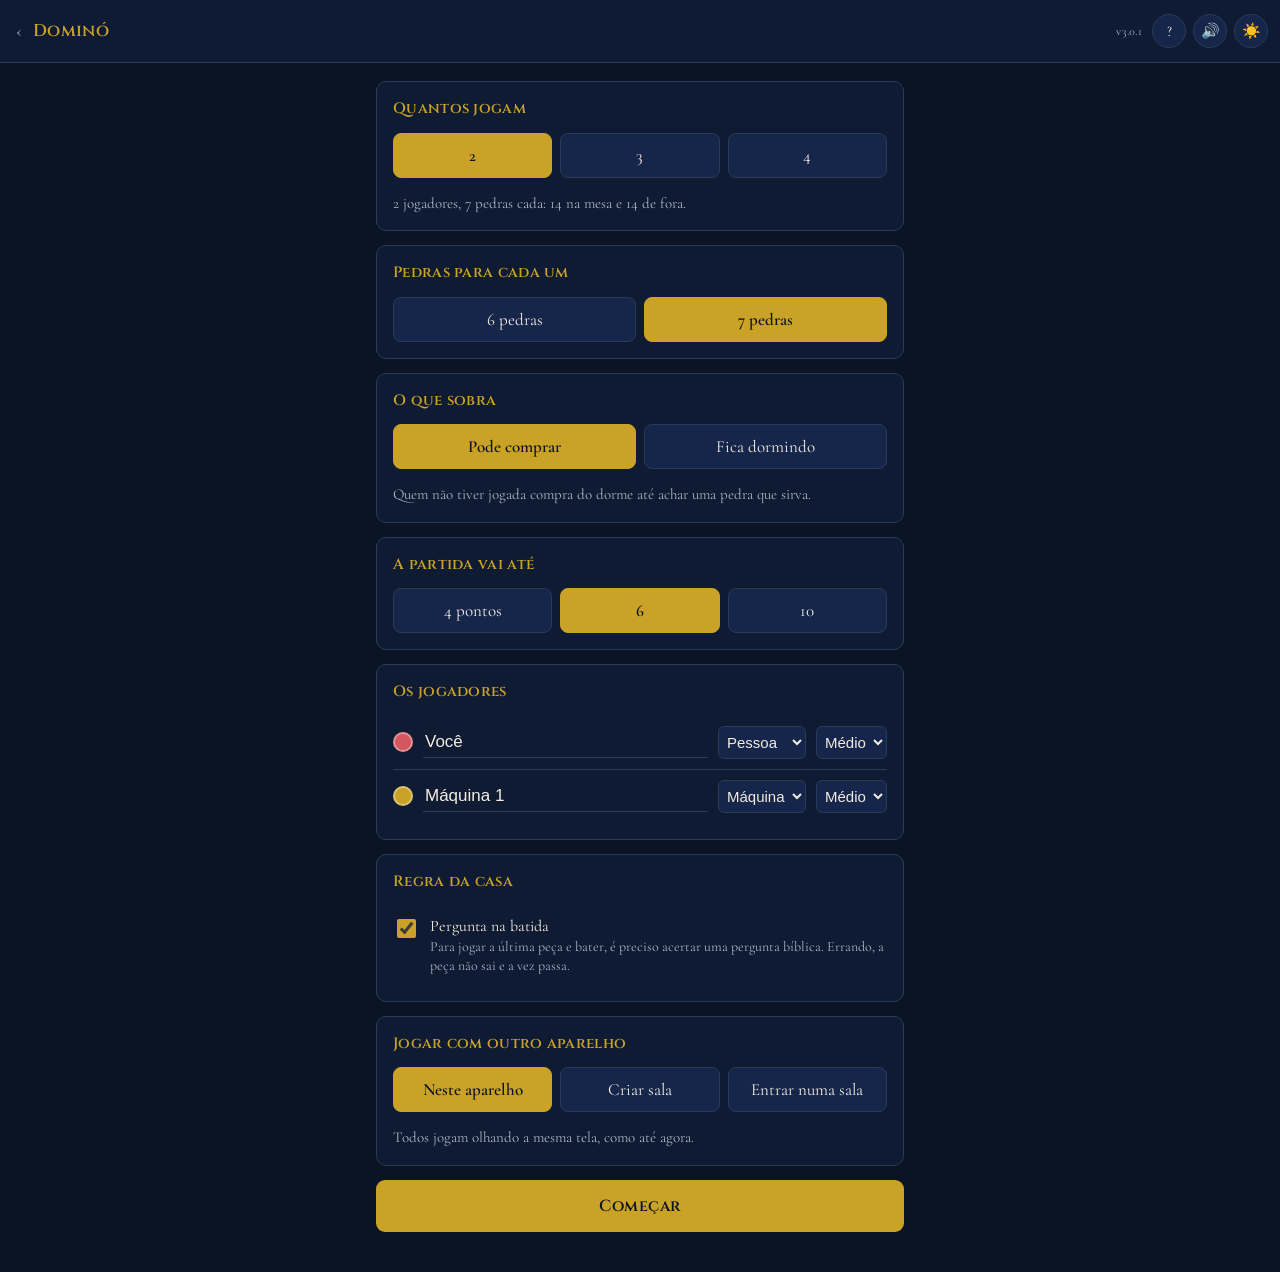
<file: domino.html>
<!DOCTYPE html>
<html lang="pt-BR">
<head>
<meta charset="utf-8">
<meta name="viewport" content="width=device-width, initial-scale=1, viewport-fit=cover">
<meta name="theme-color" content="#0F1B33">
<title>Dominó — Arena da Palavra</title>
<link rel="manifest" href="manifest.json">
<link rel="icon" type="image/png" sizes="32x32" href="icone-32.png">
<link rel="icon" type="image/png" sizes="192x192" href="icone-192.png">
<link rel="apple-touch-icon" href="icone-180.png">
<meta name="apple-mobile-web-app-capable" content="yes">
<meta name="apple-mobile-web-app-status-bar-style" content="black-translucent">
<meta name="apple-mobile-web-app-title" content="Arena da Palavra">
<link rel="preconnect" href="https://fonts.googleapis.com">
<link rel="preconnect" href="https://fonts.gstatic.com" crossorigin>
<link href="https://fonts.googleapis.com/css2?family=Cinzel:wght@500;600;700&family=Cormorant+Garamond:ital,wght@0,400;0,600;1,400&display=swap" rel="stylesheet">
<link rel="stylesheet" href="comum.css">
<style>
.faixa{display:flex;align-items:stretch;gap:7px;margin-bottom:12px;flex-wrap:wrap}
.faixa .lado{
  flex:1;min-width:76px;text-align:center;padding:8px 5px;border-radius:9px;
  background:var(--surface);border:1px solid var(--linha);
  transition:border-color .2s, background .2s;
}
.faixa .lado.vez{border-color:var(--cor-lado);background:color-mix(in srgb, var(--cor-lado) 15%, var(--surface))}
.faixa .lado .quem{
  display:block;font-family:'Cinzel',serif;font-size:12px;color:var(--ink-dim);
  margin-bottom:2px;overflow:hidden;text-overflow:ellipsis;white-space:nowrap;
}
.faixa .lado.vez .quem{color:var(--cor-lado)}
.faixa .lado .pontos{font-size:20px;line-height:1.1;font-family:'Cinzel',serif;color:var(--cor-lado);font-variant-numeric:tabular-nums}
.faixa .lado .mao{display:block;font-size:13px;color:var(--ink-dim)}

/* ---------- peças ---------- */
.peca{
  display:grid;background:var(--casa);border:1px solid var(--casa-borda);
  border-radius:5px;overflow:hidden;padding:0;flex-shrink:0;
}
.peca .meia{display:grid;grid-template-columns:repeat(3,1fr);grid-template-rows:repeat(3,1fr);padding:11%;gap:4%}
.peca .meia i{border-radius:50%;background:#2B2417;width:100%;aspect-ratio:1;visibility:hidden;align-self:center;justify-self:center}
.peca .meia i.on{visibility:visible}
.peca .divisa{background:var(--casa-borda)}

.peca.pe{grid-template-rows:1fr 2px 1fr;width:42px;height:86px}
.peca.pe .divisa{height:2px}
.peca.deitada{grid-template-columns:1fr 2px 1fr;width:56px;height:28px}
.peca.deitada .divisa{width:2px}

.mao{display:flex;gap:6px;flex-wrap:wrap;justify-content:center;margin:14px 0 10px;min-height:88px}
.peca.jogavel{cursor:pointer;box-shadow:0 0 0 2px var(--gold)}
.peca.jogavel:hover{box-shadow:0 0 0 3px var(--gold), 0 0 10px var(--gold)}
.peca.escolhida{box-shadow:0 0 0 3px var(--ink)}
.peca.morta{opacity:.4}

/* ---------- mesa ---------- */
.pontas{
  display:flex;align-items:center;justify-content:center;gap:14px;
  margin-bottom:8px;font-family:'Cinzel',serif;
}
.ponta{
  min-width:70px;padding:8px 12px;border-radius:9px;text-align:center;
  background:var(--surface);border:1px solid var(--linha);
}
.ponta small{display:block;font-size:11px;color:var(--ink-dim);font-family:'Cormorant Garamond',serif}
.ponta b{font-size:23px;color:var(--gold)}

/* Mesa como a de verdade: a fila corre na horizontal, as carroças entram
   atravessadas e, ao chegar na borda, a fila desce e volta pelo outro lado.
   As peças são posicionadas por conta, então o container é relativo. */
.mesa{
  position:relative;
  background:var(--surface);border:1px solid var(--linha);
  border-radius:10px;padding:9px;min-height:66px;
  display:grid;place-items:center;
}
.mesa .fila{position:relative;width:100%}
.mesa .peca{position:absolute;margin:0}
.mesa .vazia{color:var(--ink-dim);font-size:15px}
.mesa .peca.extremo{box-shadow:0 0 0 2px var(--gold)}

/* A escolha da ponta fica junto da mão, onde o dedo já está. */
.escolha-ponta{
  display:none;margin:0 0 10px;padding:12px;border-radius:10px;
  background:var(--surface);border:1px solid var(--gold);text-align:center;
}
.escolha-ponta.aparece{display:block}
.escolha-ponta p{margin:0 0 10px;font-size:17px}
.escolha-ponta .duas{display:flex;gap:9px}
.escolha-ponta .duas button{
  flex:1;padding:15px 8px;border-radius:9px;
  background:var(--gold);color:#0A1425;
  font-family:'Cinzel',serif;font-size:16px;font-weight:600;
}
.escolha-ponta .duas button:active{opacity:.8}
.escolha-ponta .cancelar{
  display:block;width:100%;margin-top:9px;padding:10px;
  color:var(--ink-dim);font-size:15px;border-radius:8px;border:1px solid var(--linha);
}

.botoes{display:flex;gap:8px;margin-bottom:10px}
.botoes button{flex:1;padding:12px 8px;font-size:15px}

/* Quando nenhuma peça serve, a única saída é comprar ou passar — e o
   botão precisa saltar aos olhos. Antes ele tinha exatamente a mesma
   cara de um botão desligado, e a instrução ficava numa linha cinza
   embaixo, onde o olho não vai. */
.botoes button.precisa{
  background:var(--gold);border-color:var(--gold);color:#1A1408;
  font-weight:600;opacity:1;
  animation:chama 1.6s ease-in-out infinite;
}
@keyframes chama{
  0%,100%{box-shadow:0 0 0 0 rgba(201,162,39,.55)}
  50%{box-shadow:0 0 0 6px rgba(201,162,39,0)}
}
@media (prefers-reduced-motion:reduce){.botoes button.precisa{animation:none}}

/* ---------- passagem do aparelho ---------- */
.passagem{
  position:fixed;inset:0;background:var(--bg);z-index:50;
  display:none;flex-direction:column;align-items:center;justify-content:center;
  padding:24px;text-align:center;gap:14px;
}
.passagem.ativa{display:flex}
.passagem h2{font-size:22px;margin:0;color:var(--gold)}
.passagem p{color:var(--ink-dim);font-size:17px;margin:0;max-width:30ch}
.passagem .principal{max-width:280px}

.desfecho{text-align:center;margin-top:12px}
.desfecho .frase{font-family:'Cinzel',serif;font-size:19px;margin:0 0 8px}
.desfecho .frase.venceu{color:var(--gold)}
.desfecho .conta{font-size:16px;color:var(--ink-dim);margin:0 0 12px}
</style>
</head>
<body>

<header></header>

<main>

<!-- ============ PREPARO ============ -->
<section class="tela ativa" id="telaPreparo">
  <div class="bloco">
    <h2>Quantos jogam</h2>
    <div class="escolhas" id="escQtd"></div>
    <p class="legenda" style="margin:14px 0 0" id="legQtd">—</p>
  </div>

  <div class="bloco">
    <h2>Pedras para cada um</h2>
    <div class="escolhas" id="escPecas"></div>
  </div>

  <div class="bloco">
    <h2>O que sobra</h2>
    <div class="escolhas" id="escDorme"></div>
    <p class="legenda" style="margin:14px 0 0" id="legDorme">—</p>
  </div>

  <div class="bloco">
    <h2>A partida vai até</h2>
    <div class="escolhas" id="escAlvo"></div>
  </div>

  <div class="bloco">
    <h2>Os jogadores</h2>
    <div id="listaJogadores"></div>
  </div>

  <div class="bloco">
    <h2>Regra da casa</h2>
    <label class="opcao">
      <input type="checkbox" id="optBatida" checked>
      <span>Pergunta na batida
        <small>Para jogar a última peça e bater, é preciso acertar uma pergunta bíblica. Errando, a peça não sai e a vez passa.</small>
      </span>
    </label>
  </div>

  <div id="painelSala"></div>

  <button class="principal" id="btnComecar">Começar</button>
</section>

<!-- ============ JOGO ============ -->
<section class="tela" id="telaJogo">
  <div class="faixa" id="faixa"></div>

  <div class="pontas" id="pontas"></div>
  <div class="mesa" id="mesa"></div>

  <div class="escolha-ponta" id="escolhaPonta">
    <p id="escolhaTexto">—</p>
    <div class="duas">
      <button id="btnPontaL">—</button>
      <button id="btnPontaR">—</button>
    </div>
    <button class="cancelar" id="btnCancelar">Escolher outra peça</button>
  </div>

  <div class="mao" id="minhaMao"></div>

  <div class="botoes" id="botoes">
    <button class="secundario menor" id="btnComprar">Comprar do dorme</button>
    <button class="secundario menor" id="btnPassar">Passar a vez</button>
  </div>

  <p class="aviso" id="aviso">—</p>
  <div class="desfecho" id="desfecho"></div>
  <button class="secundario" id="btnSair">Encerrar e voltar</button>
</section>

<!-- ============ FIM ============ -->
<section class="tela" id="telaFim">
  <div class="fim">
    <h2 id="fimTitulo">—</h2>
    <p class="legenda" id="fimSub">—</p>
    <ol class="placar-lista" id="placarFinal"></ol>
    <button class="principal" id="btnDeNovo">Jogar de novo</button>
    <button class="secundario" id="btnVoltarPreparo">Mudar as opções</button>
  </div>
</section>

</main>

<div class="passagem" id="passagem">
  <h2 id="passagemNome">—</h2>
  <p id="passagemTexto">Passe o aparelho e toque quando estiver com ele na mão.</p>
  <button class="principal" id="btnVerMao">Ver minhas peças</button>
</div>

<script src="perguntas.js"></script>
<script src="comum.js"></script>
<script src="sala.js"></script>
<script>
"use strict";

/* =========================================================
   DOMINÓ — Arena da Palavra
   Dominó de seis, 28 peças. Para bater é preciso acertar
   uma pergunta bíblica: a última peça é a mais cara da mão.
   v1.0.0
   ========================================================= */

const VERSAO = "3.0.1";
const CORES_JOGADOR = ["#D4565F", "#C9A227", "#2A5B9C", "#2E6B4F"];
const PIPS = {0:[],1:[4],2:[0,8],3:[0,4,8],4:[0,2,6,8],5:[0,2,4,6,8],6:[0,2,3,5,6,8]};

/* Contagem por tipo de batida, como se joga na Paraíba:
     simples 1 · carroça 2 · lá-e-lô 2 · cruzada 4
   Mesa trancada vale 1 ponto para quem tiver menos pontos na mão. */
const BATIDAS = {
  simples: {nome:"Batida simples",  pontos:1},
  carroca: {nome:"Batida de carroça", pontos:2},
  laelo:   {nome:"Batida de lá-e-lô", pontos:2},
  cruzada: {nome:"Batida de cruzada", pontos:4},
  trancou: {nome:"Mesa trancada",     pontos:1}
};

function tipoDaBatida(pc, pontas){
  const dupla = pc[0] === pc[1];
  const serveEsq = pc[0] === pontas[0] || pc[1] === pontas[0];
  const serveDir = pc[0] === pontas[1] || pc[1] === pontas[1];
  const nasDuas = serveEsq && serveDir;
  if(dupla && nasDuas && pontas[0] === pontas[1]) return "cruzada";
  if(dupla) return "carroca";
  if(nasDuas && pontas[0] !== pontas[1]) return "laelo";
  return "simples";
}

const REGRAS = `
  <h2>Como se joga</h2>

  <h3>As peças</h3>
  <p>São 28 peças, de zero-zero até seis-seis. Cada jogador recebe seis ou sete, conforme o combinado no preparo.</p>

  <h3>O que sobra: dorme ou pedras dormindo</h3>
  <p>As pedras que não foram distribuídas podem ter dois destinos, e isso muda o jogo por completo.</p>
  <p><b>Pode comprar:</b> quem não tem jogada vai comprando até achar uma pedra que sirva. É o dominó de mesa de bar.</p>
  <p><b>Fica dormindo:</b> aquelas pedras saem do jogo e ninguém toca nelas. Quem não tem jogada simplesmente passa. É a forma mais comum entre quatro jogadores, com seis pedras para cada um e quatro dormindo — e existe justamente para atrapalhar quem conta as pedras, porque nunca se sabe ao certo o que está na mão de quem.</p>

  <h3>Quem começa</h3>
  <p>Começa quem tiver a carroça mais alta — o seis-seis, se alguém o tiver, senão o cinco-cinco, e assim por diante. Não havendo carroça, começa quem tem a peça mais pesada.</p>

  <h3>A jogada</h3>
  <p>Encaixe uma peça numa das duas pontas da mesa, casando os números. As peças que você pode jogar ficam contornadas de dourado. Se a peça servir nas duas pontas, o app pergunta em qual você quer.</p>
  <p>Não tendo peça que sirva, compre do dorme. Com o dorme vazio, passe a vez.</p>

  <h3>A batida e a pergunta</h3>
  <p>Quem joga a última peça bate e ganha a mão. Mas, com a regra da casa ligada, essa última peça só sai se você acertar uma pergunta bíblica. Errando, ela fica na sua mão e a vez passa — e o adversário pode bater antes de você.</p>
  <p>É a regra mais dura da Arena, e dá para desligá-la no preparo.</p>

  <h3>Quando a mesa tranca</h3>
  <p>Se ninguém puder jogar e o dorme estiver vazio, a mesa trancou. Ganha a mão quem tiver menos pontos na mão.</p>

  <h3>A contagem</h3>
  <p>Não se contam os pontos das pedras: conta-se o tipo da batida.</p>
  <ul>
    <li><b>Simples</b> — 1 ponto.</li>
    <li><b>Carroça</b> — a última pedra é uma dupla: 2 pontos.</li>
    <li><b>Lá-e-lô</b> — a última pedra servia nas duas pontas, que tinham números diferentes: 2 pontos.</li>
    <li><b>Cruzada</b> — a última pedra é uma dupla e as duas pontas eram do número dela: 4 pontos.</li>
    <li><b>Mesa trancada</b> — 1 ponto para quem tiver menos pontos somados na mão.</li>
  </ul>

  <h3>Mão impugnada</h3>
  <p>Se alguém receber cinco ou mais carroças nas sete pedras, a mão não vale: as pedras voltam, embaralham e distribui-se de novo.</p>
`;

let cfg = { qtd:2, pecas:7, comprar:true, alvo:6, batida:true, jogadores:[] };
let jogo = null;

/* ---------------------------------------------------------
   PREPARO
   --------------------------------------------------------- */

function montarPreparo(){
  UI.escolhas($("#escQtd"), [2,3,4], cfg.qtd, v => { cfg.qtd = v; montarPreparo(); });
  UI.escolhas($("#escPecas"),
    [{valor:6,rotulo:"6 pedras"},{valor:7,rotulo:"7 pedras"}],
    cfg.pecas, v => { cfg.pecas = v; montarPreparo(); });
  UI.escolhas($("#escDorme"),
    [{valor:true,rotulo:"Pode comprar"},{valor:false,rotulo:"Fica dormindo"}],
    cfg.comprar, v => { cfg.comprar = v; montarPreparo(); });
  UI.escolhas($("#escAlvo"),
    [{valor:4,rotulo:"4 pontos"},{valor:6,rotulo:"6"},{valor:10,rotulo:"10"}],
    cfg.alvo, v => { cfg.alvo = v; montarPreparo(); });

  const sobram = 28 - cfg.qtd * cfg.pecas;
  $("#legQtd").textContent = cfg.qtd + " jogadores, " + cfg.pecas + " pedras cada: "
    + (cfg.qtd * cfg.pecas) + " na mesa e " + sobram + (sobram === 1 ? " de fora." : " de fora.");
  $("#legDorme").textContent = sobram === 0
    ? "Com esta distribuição não sobra pedra nenhuma: quem não tem jogada apenas passa a vez."
    : (cfg.comprar
        ? "Quem não tiver jogada compra do dorme até achar uma pedra que sirva."
        : "As " + sobram + " pedras ficam dormindo e não entram mais no jogo. Quem não tiver jogada passa a vez — e ninguém consegue contar as pedras com certeza.");

  const anteriores = cfg.jogadores;
  const lista = $("#listaJogadores");
  lista.innerHTML = "";
  cfg.jogadores = [];

  for(let i = 0; i < cfg.qtd; i++){
    const velho = anteriores[i] || {};
    const j = {
      nome: velho.nome || (i === 0 ? "Você" : "Máquina " + i),
      tipo: velho.tipo || (i === 0 ? "humano" : "maquina"),
      nivel: velho.nivel || 2,
      cor: CORES_JOGADOR[i],
      pontos: 0,
      mao: []
    };
    const linha = document.createElement("div");
    linha.className = "jogador-linha";
    const bola = document.createElement("span");
    bola.className = "bolinha"; bola.style.background = j.cor;
    const nome = document.createElement("input");
    nome.type = "text"; nome.value = j.nome; nome.maxLength = 14;
    nome.setAttribute("aria-label", "Nome do jogador " + (i+1));
    nome.addEventListener("input", () => { j.nome = nome.value.trim() || ("Jogador " + (i+1)); });
    const tipo = document.createElement("select");
    tipo.setAttribute("aria-label", "Tipo de jogador");
    [["humano","Pessoa"],["maquina","Máquina"]].forEach(([v,t]) => {
      const o = document.createElement("option"); o.value = v; o.textContent = t;
      if(v === j.tipo) o.selected = true; tipo.appendChild(o);
    });
    tipo.addEventListener("change", () => {
      j.tipo = tipo.value;
      if(j.tipo === "maquina" && !/Máquina/.test(j.nome)){ j.nome = "Máquina " + i; montarPreparo(); }
    });
    const nivel = document.createElement("select");
    nivel.setAttribute("aria-label", "Nível");
    [[1,"Fácil"],[2,"Médio"],[3,"Difícil"]].forEach(([v,t]) => {
      const o = document.createElement("option"); o.value = v; o.textContent = t;
      if(v === j.nivel) o.selected = true; nivel.appendChild(o);
    });
    nivel.addEventListener("change", () => { j.nivel = Number(nivel.value); });
    linha.append(bola, nome, tipo, nivel);
    lista.appendChild(linha);
    cfg.jogadores.push(j);
  }
}

/* ---------------------------------------------------------
   PEÇAS
   --------------------------------------------------------- */

function baralho(){
  const p = [];
  for(let a = 0; a <= 6; a++) for(let b = a; b <= 6; b++) p.push([a,b]);
  return p;
}
function embaralhar(a){
  for(let i = a.length - 1; i > 0; i--){
    const k = Math.floor(Math.random() * (i + 1));
    [a[i], a[k]] = [a[k], a[i]];
  }
  return a;
}
const valor = pc => pc[0] + pc[1];
const carroca = pc => pc[0] === pc[1];

function desenharPeca(pc, deitada){
  const d = document.createElement("div");
  d.className = "peca " + (deitada ? "deitada" : "pe");
  const meia = v => {
    const m = document.createElement("span");
    m.className = "meia";
    for(let k = 0; k < 9; k++){
      const i = document.createElement("i");
      if(PIPS[v].includes(k)) i.className = "on";
      m.appendChild(i);
    }
    return m;
  };
  const divisa = document.createElement("span");
  divisa.className = "divisa";
  d.append(meia(pc[0]), divisa, meia(pc[1]));
  d.setAttribute("aria-label", pc[0] + " e " + pc[1]);
  return d;
}

/* ---------------------------------------------------------
   PARTIDA
   --------------------------------------------------------- */

function comecar(){
  cfg.batida = $("#optBatida").checked;
  if(28 - cfg.qtd * cfg.pecas === 0) cfg.comprar = false;
  Banco.zerar();
  cfg.jogadores.forEach(j => j.pontos = 0);
  jogo = { mao:1 };
  UI.trocarTela("telaJogo");
  novaMao();
}

function novaMao(){
  let pecas, impugnadas = 0;
  do {
    pecas = embaralhar(baralho());
    cfg.jogadores.forEach((j, i) => { j.mao = pecas.slice(i*cfg.pecas, i*cfg.pecas + cfg.pecas); });
    var impugnada = cfg.jogadores.some(j => j.mao.filter(carroca).length >= 5);
    if(impugnada) impugnadas++;
  } while(impugnada && impugnadas < 50);
  jogo.impugnadas = impugnadas;
  jogo.dorme = pecas.slice(cfg.qtd * cfg.pecas);
  jogo.mesa = [];              // peças na ordem em que estão na mesa
  jogo.pontas = [null, null];
  jogo.fase = "jogar";
  jogo.escolhida = null;
  jogo.passesSeguidos = 0;

  // começa quem tem a carroça mais alta; sem carroça, a peça mais pesada
  let melhor = -1, quem = 0;
  cfg.jogadores.forEach((j, i) => {
    j.mao.forEach(pc => {
      const nota = (carroca(pc) ? 100 : 0) + valor(pc);
      if(nota > melhor){ melhor = nota; quem = i; }
    });
  });
  jogo.vez = quem;
  jogo.dormeQtd = jogo.dorme.length;

  if(online()){
    // no canal comum vai só o que é público: quantas pedras cada um tem
    recado({tipo:"maos",
            tamanhos: cfg.jogadores.map(j => j.mao.length),
            dorme: jogo.dorme.length, comeca: quem, rodada: jogo.mao,
            alvo: cfg.alvo, batida: cfg.batida, pecas: cfg.pecas, comprar: cfg.comprar,
            pontos: cfg.jogadores.map(j => j.pontos),
            nomes: cfg.jogadores.map(j => j.nome)});

    /* A mão de cada um vai pelo canal privado dele, e só ele escuta.
       O dono guarda a mão numa variável, esquece na mesma linha e manda
       a cópia. Se esquecesse depois do envio, o envio é assíncrono e a
       mão ficaria na memória dele até a resposta voltar. */
    for(let i = 1; i < cfg.jogadores.length; i++){
      const mao = cfg.jogadores[i].mao;
      cfg.jogadores[i].mao = Array(mao.length).fill(null);
      Sala.falarCom(i, {tipo:"minhaMao", mao});
    }
    somasTrancou = {};
  }

  jogo.ultimoJogador = null;
  $("#desfecho").innerHTML = "";
  jogo.fase = "jogar";
  redesenhar();
  avisar((jogo.impugnadas
      ? (jogo.impugnadas === 1 ? "Uma mão foi impugnada por cinco carroças. " : jogo.impugnadas + " mãos foram impugnadas. ")
      : "")
    + cfg.jogadores[quem].nome + " começa, com a peça mais alta.");
  setTimeout(seguirVez, 900);
}

function atual(){ return cfg.jogadores[jogo.vez]; }

function encaixa(pc, ponta){ return pc[0] === ponta || pc[1] === ponta; }

function jogaveis(mao){
  if(jogo.mesa.length === 0) return mao.map((pc, i) => ({i, pontas:["l","r"]}));
  const fora = [];
  mao.forEach((pc, i) => {
    const pontas = [];
    if(encaixa(pc, jogo.pontas[0])) pontas.push("l");
    if(encaixa(pc, jogo.pontas[1])) pontas.push("r");
    if(pontas.length) fora.push({i, pontas});
  });
  return fora;
}

function redesenhar(){
  montarFaixa();
  desenharMesa();
  desenharMao();
}

function montarFaixa(){
  const f = $("#faixa");
  f.innerHTML = "";
  cfg.jogadores.forEach((j, i) => {
    const d = document.createElement("div");
    d.className = "lado" + (i === jogo.vez && jogo.fase !== "fim" ? " vez" : "");
    d.style.setProperty("--cor-lado", j.cor);
    d.innerHTML = '<span class="quem"></span><span class="pontos"></span><span class="mao"></span>';
    $(".quem", d).textContent = j.nome;
    $(".pontos", d).textContent = j.pontos;
    $(".mao", d).textContent = j.mao.length + (j.mao.length === 1 ? " peça" : " peças");
    f.appendChild(d);
  });
}

function desenharMesa(){
  const m = $("#mesa");
  m.innerHTML = "";

  if(jogo.mesa.length === 0){
    const v = document.createElement("span");
    v.className = "vazia";
    v.textContent = "a mesa está vazia";
    m.appendChild(v);
    return desenharPontas();
  }

  const fila = document.createElement("div");
  fila.className = "fila";
  m.appendChild(fila);

  /* Geometria da fila, em quadradinhos de lado U:
       - peça comum deita ao longo do caminho  -> 2U por 1U
       - carroça entra atravessada             -> 1U por 2U
       - a peça que dobra a esquina vira em pé e desce para a linha seguinte
     A distância entre linhas é 3U, que é exatamente o quanto a peça da
     esquina ocupa para baixo: ela começa no meio de uma linha e termina
     no topo da outra. */
  const larg = (fila.clientWidth || 320);
  const U = Math.max(13, Math.min(28, Math.floor(larg / 11)));
  const colunas = Math.max(5, Math.floor(larg / U));
  /* Distância entre linhas = 2U, que é o comprimento de uma peça.
     A peça da esquina começa na linha de cima e termina exatamente
     na linha de baixo, fechando o "L" sem folga nem sobreposição. */
  const passo = 2 * U;

  /* Percurso em colunas absolutas, para a peça da esquina nunca cair
     em cima da anterior: cada peça sabe em qual coluna começa e quantas
     ocupa, e o caminho anda para a direita ou para a esquerda. */
  const postas = [];
  let coluna = 0, sentido = 1, banda = 0;

  jogo.mesa.forEach((pc, k) => {
    const carro = pc[0] === pc[1];
    const largura = carro ? 1 : 2;
    /* Guarda sempre uma coluna livre no fim da linha: é onde a peça da
       esquina vai ficar. Sem essa reserva, quando a linha fecha exatamente
       na borda, a esquina é empurrada para cima da peça anterior. */
    const cabe = sentido === 1 ? (coluna + largura <= colunas - 1)
                               : (coluna - largura >= 1);

    if(!cabe){
      // esta peça dobra a esquina: fica em pé e desce para a linha seguinte
      let cx = sentido === 1 ? coluna : coluna - 1;
      cx = Math.max(0, Math.min(cx, colunas - 1));
      postas.push({pc, k, banda, esquina:true, cx, largura:1});
      banda++;
      sentido = -sentido;
      // a linha seguinte encosta na esquina pelo lado, formando o "L":
      // ela não pode ocupar a mesma coluna da peça que desceu
      coluna = sentido === 1 ? cx + 1 : cx;
      return;
    }

    const cx = sentido === 1 ? coluna : coluna - largura;
    postas.push({pc, k, banda, esquina:false, carro, cx, largura,
                 invertida: sentido === -1});
    coluna += sentido * largura;
  });

  let maisBaixo = 0;

  postas.forEach(p => {
    let pc = p.pc, emPe, larguraPx, alturaPx, topo;

    if(p.esquina){
      emPe = true;                       // na esquina o caminho é para baixo
      larguraPx = U; alturaPx = 2 * U;
      topo = p.banda * passo + U;        // desce da linha de cima até a linha de baixo
    } else {
      emPe = p.carro;                    // carroça atravessada, comum deitada
      larguraPx = p.carro ? U : 2 * U;
      alturaPx  = p.carro ? 2 * U : U;
      topo = p.banda * passo + (p.carro ? 0 : 0.5 * U);
      if(p.invertida) pc = [p.pc[1], p.pc[0]];
    }

    const d = desenharPeca(pc, !emPe);
    d.style.width  = larguraPx + "px";
    d.style.height = alturaPx + "px";
    d.style.left   = (p.cx * U) + "px";
    d.style.top    = topo + "px";
    if(p.k === 0 || p.k === jogo.mesa.length - 1) d.classList.add("extremo");
    fila.appendChild(d);
    maisBaixo = Math.max(maisBaixo, topo + alturaPx);
  });

  fila.style.height = Math.ceil(maisBaixo) + "px";

  desenharPontas();
}

function desenharPontas(){
  const p = $("#pontas");
  p.innerHTML = "";
  if(jogo.mesa.length === 0){
    p.innerHTML = '<span class="ponta"><small>mesa vazia</small><b>—</b></span>';
    return;
  }
  [[0, "uma ponta"], [1, "a outra"]].forEach(([idx, rotulo]) => {
    const b = document.createElement("span");
    b.className = "ponta";
    b.innerHTML = '<small>' + rotulo + '</small><b>' + jogo.pontas[idx] + '</b>';
    p.appendChild(b);
  });
}

function desenharMao(){
  if(jogo.escolhida === null) fecharEscolhaDePonta();
  const cx = $("#minhaMao");
  cx.innerHTML = "";
  const j = online() ? cfg.jogadores[meuIndice()] : atual();

  /* Numa sala, a mão é sua e fica sempre à vista — só deixa de aceitar
     toque quando não é a sua vez. Esconder as peças faz sentido apenas
     no revezamento em um aparelho só, onde a tela é de todos. */
  const minhaSempre = online();
  const podeTocar = minhaSempre ? souDaVez() && jogo.fase === "jogar"
                                : j.tipo === "humano" && jogo.fase === "jogar";

  /* A mão chega pelo canal privado, que é separado do canal comum: por
     um instante o aparelho já sabe que a partida começou mas ainda não
     recebeu as próprias pedras. Aqui ele espera em vez de quebrar. */
  if(minhaSempre && j.mao.some(pc => !pc)){
    const aviso = document.createElement("p");
    aviso.className = "legenda";
    aviso.style.margin = "auto";
    aviso.textContent = "Recebendo as suas pedras…";
    cx.appendChild(aviso);
    $("#botoes").style.display = "none";
    return;
  }

  if(!minhaSempre && !podeTocar){
    const aviso = document.createElement("p");
    aviso.className = "legenda";
    aviso.style.margin = "auto";
    aviso.textContent = j.tipo === "maquina" ? j.nome + " está jogando…" : "";
    cx.appendChild(aviso);
    $("#botoes").style.display = "none";
    return;
  }

  const podem = podeTocar ? jogaveis(j.mao) : [];
  j.mao.forEach((pc, i) => {
    const d = desenharPeca(pc, false);
    const jog = podem.find(x => x.i === i);
    if(jog){
      d.classList.add("jogavel");
      if(jogo.escolhida && jogo.escolhida.i === i) d.classList.add("escolhida");
      d.setAttribute("role", "button");
      d.setAttribute("tabindex", "0");
      const agir = () => escolherPeca(jog);
      d.addEventListener("click", agir);
      d.addEventListener("keydown", e => {
        if(e.key === "Enter" || e.key === " "){ e.preventDefault(); agir(); }
      });
    } else d.classList.add("morta");
    cx.appendChild(d);
  });

  $("#botoes").style.display = podeTocar ? "flex" : "none";
  const noDorme = online() ? (jogo.dormeQtd || 0) : jogo.dorme.length;
  $("#btnComprar").style.display = cfg.comprar ? "" : "none";
  $("#btnComprar").disabled = podem.length > 0 || noDorme === 0;
  // só se passa quando não há jogada e também não há de onde comprar
  $("#btnPassar").disabled = podem.length > 0 || (cfg.comprar && noDorme > 0);

  // sem jogada possível, destaca o botão que é a única saída
  const semJogada = podeTocar && podem.length === 0;
  $("#btnComprar").classList.toggle("precisa", semJogada && !$("#btnComprar").disabled);
  $("#btnPassar").classList.toggle("precisa", semJogada && !$("#btnPassar").disabled);
}

function avisar(t){ $("#aviso").textContent = t || ""; }

/* ---------- vez ---------- */

function seguirVez(){
  if(jogo.fase === "fim" || jogo.fase === "fim-mao") return;
  jogo.fase = "jogar";
  jogo.escolhida = null;
  const j = atual();

  if(online()){
    redesenhar();
    if(!souDaVez()){
      $("#botoes").style.display = "none";
      return avisar("Aguardando " + j.nome + " no outro aparelho…");
    }
    return mostrarVez();
  }

  if(j.tipo === "maquina"){
    redesenhar();
    avisar(j.nome + " está jogando…");
    return setTimeout(jogadaDaMaquina, 800);
  }

  // com mais de uma pessoa, esconde a mão até o aparelho trocar de mãos
  const humanos = cfg.jogadores.filter(x => x.tipo === "humano").length;
  if(humanos > 1){
    /* Apaga a mão da tela ANTES de mostrar a cobertura. A cobertura é
       opaca, mas num jogo de mão escondida não quero depender disso. */
    jogo.fase = "passando";
    redesenhar();
    $("#minhaMao").innerHTML = "";
    $("#passagemNome").textContent = j.nome;
    $("#passagem").classList.add("ativa");
    $("#btnVerMao").focus();
    return;
  }
  mostrarVez();
}

function mostrarVez(){
  jogo.fase = "jogar";
  const j = atual();
  redesenhar();
  const podem = jogaveis(j.mao);
  const noDorme = online() ? (jogo.dormeQtd || 0) : jogo.dorme.length;
  avisar(podem.length
    ? j.nome + ", escolha uma peça."
    : (cfg.comprar && noDorme
        ? "Nenhuma peça sua serve nas pontas. Toque em “Comprar do dorme”."
        : "Nenhuma peça sua serve e não há de onde comprar. Toque em “Passar a vez”."));
}

function escolherPeca(jog){
  if(jogo.fase !== "jogar") return;
  Som.toque();
  if(jogo.mesa.length === 0) return encaixar(jog.i, "r");
  if(jog.pontas.length === 1) return encaixar(jog.i, jog.pontas[0]);
  jogo.escolhida = jog;
  redesenhar();
  abrirEscolhaDePonta(jog);
}

function abrirEscolhaDePonta(jog){
  const pc = atual().mao[jog.i];
  $("#escolhaTexto").textContent = "A peça " + pc[0] + "-" + pc[1] + " serve nas duas pontas. Onde encaixar?";
  $("#btnPontaL").textContent = "Na ponta " + jogo.pontas[0];
  $("#btnPontaR").textContent = "Na ponta " + jogo.pontas[1];
  $("#escolhaPonta").classList.add("aparece");
  $("#btnPontaL").focus();
  avisar("");
}

function fecharEscolhaDePonta(){
  $("#escolhaPonta").classList.remove("aparece");
}

function encaixar(indice, lado){
  /* Trava a mesa antes de qualquer coisa. Sem isso, os botões das pontas
     continuam clicáveis enquanto a pergunta da batida está aberta, e a
     mesma peça pode ser jogada duas vezes. */
  if(jogo.fase !== "jogar") return;
  const j = atual();
  const pc = j.mao[indice];
  if(!pc) return;
  const ultima = j.mao.length === 1;

  jogo.fase = "movendo";
  jogo.escolhida = null;
  fecharEscolhaDePonta();
  redesenhar();

  if(ultima && cfg.batida && j.tipo === "humano"){
    jogo.fase = "respondendo";
    return Pergunta.abrir({
      para: j.nome,
      nivel: j.nivel,
      texto: a => a ? "Certa. A peça sai e você bate." : "Errada. A peça fica na sua mão e a vez passa.",
      aoResponder: (acertou) => {
        if(!acertou){
          Som.erro();
          avisar("A batida falhou. A peça continua com você.");
          jogo.fase = "jogar";
          if(online()){
            // a vez muda aqui: sem avisar, todos ficam se esperando
            recado({tipo:"vezPassa", de: meuIndice()});
            jogo.vez = proximo(meuIndice());
            return depois(seguirVez);
          }
          return setTimeout(passarAdiante, 900);
        }
        assentar(indice, lado);
      }
    });
  }

  if(ultima && cfg.batida && j.tipo === "maquina"){
    jogo.fase = "respondendo";
    const acertou = Math.random() < ACERTO_MAQUINA[j.nivel];
    return setTimeout(() => {
      if(!acertou){
        Som.erro();
        avisar(j.nome + " ia bater mas errou a pergunta.");
        jogo.fase = "jogar";
        return setTimeout(passarAdiante, 1000);
      }
      Som.acerto();
      assentar(indice, lado);
    }, 800);
  }

  assentar(indice, lado);
}

/* Põe uma peça na mesa. Serve tanto para a minha jogada quanto para a
   que chega do outro aparelho — por isso recebe a peça, e não o índice. */
function assentarPeca(pc, lado, dono){
  if(jogo.mesa.length === 0){
    jogo.mesa.push(pc.slice());
    jogo.pontas = [pc[0], pc[1]];
  } else if(lado === "l"){
    const p = jogo.pontas[0];
    const posta = pc[1] === p ? [pc[0], pc[1]] : [pc[1], pc[0]];
    jogo.mesa.unshift(posta);
    jogo.pontas[0] = posta[0];
  } else {
    const p = jogo.pontas[1];
    const posta = pc[0] === p ? [pc[0], pc[1]] : [pc[1], pc[0]];
    jogo.mesa.push(posta);
    jogo.pontas[1] = posta[1];
  }
  Som.marcar();
}

function assentar(indice, lado){
  const j = atual();
  if(!j.mao[indice]) return;

  // o tipo da batida depende das pontas ANTES desta jogada
  const tipo = (j.mao.length === 1 && jogo.mesa.length)
    ? tipoDaBatida(j.mao[indice], jogo.pontas) : null;

  const pc = j.mao.splice(indice, 1)[0];
  jogo.escolhida = null;
  jogo.passesSeguidos = 0;
  assentarPeca(pc, lado, jogo.vez);

  if(online()){
    recado({tipo:"joga", pc, lado, restam: j.mao.length, de: meuIndice()});
    if(j.mao.length === 0){
      const pontos = BATIDAS[tipo || "simples"].pontos;
      recado({tipo:"bateu", batida: tipo || "simples", pontos, de: meuIndice()});
      redesenhar();
      return setTimeout(() => fecharMaoOnline(meuIndice(), tipo || "simples", pontos), 700);
    }
    jogo.fase = "jogar";
    jogo.vez = proximo(meuIndice());
    redesenhar();
    avisar("Você jogou " + pc[0] + "-" + pc[1] + ".");
    return depois(seguirVez);
  }

  jogo.fase = "jogar";
  redesenhar();
  avisar(j.nome + " jogou " + pc[0] + "-" + pc[1] + ".");

  jogo.ultimoJogador = jogo.vez;
  if(j.mao.length === 0)
    return setTimeout(() => fimDaMao(jogo.vez, tipo || "simples"), 900);
  setTimeout(passarAdiante, 750);
}

function comprar(){
  if(jogo.fase !== "jogar" || !cfg.comprar) return;
  if(online()){
    if(!souDaVez()) return;
    if((jogo.dormeQtd || 0) === 0) return;
    if(souODono()){
      const pc = jogo.dorme.pop();
      jogo.dormeQtd = jogo.dorme.length;
      cfg.jogadores[meuIndice()].mao.push(pc);
      recado({tipo:"dorme", n: jogo.dorme.length, de: meuIndice()});
      Som.toque(); redesenhar();
      return avisar("Você comprou " + pc[0] + "-" + pc[1] + ". Restam " + jogo.dormeQtd + " no dorme.");
    }
    recado({tipo:"compra", de: meuIndice()});
    return avisar("Pedindo uma peça do dorme…");
  }
  if(jogo.dorme.length === 0) return;
  const j = atual();
  j.mao.push(jogo.dorme.pop());
  Som.toque();
  redesenhar();
  avisar(j.nome + " comprou uma peça. Restam " + jogo.dorme.length + " no dorme.");
}

function passar(){
  if(jogo.fase !== "jogar") return;
  if(online() && !souDaVez()) return;
  jogo.fase = "movendo";
  jogo.passesSeguidos++;
  Som.pausa();

  if(online()){
    avisar("Você passou a vez.");
    recado({tipo:"passa", de: meuIndice()});
    if(jogo.passesSeguidos >= quantos()) return anunciarSoma();
    jogo.vez = proximo(meuIndice());
    return depois(seguirVez);
  }

  avisar(atual().nome + " passou a vez.");
  if(jogo.passesSeguidos >= cfg.qtd) return setTimeout(() => fimDaMao(null, null), 800);
  setTimeout(passarAdiante, 700);
}

function passarAdiante(){
  if(jogo.fase === "fim") return;
  jogo.vez = (jogo.vez + 1) % cfg.qtd;
  seguirVez();
}

/* ---------------------------------------------------------
   A MÁQUINA
   --------------------------------------------------------- */

function jogadaDaMaquina(){
  const j = atual();
  let podem = jogaveis(j.mao);

  while(podem.length === 0 && cfg.comprar && jogo.dorme.length > 0){
    j.mao.push(jogo.dorme.pop());
    podem = jogaveis(j.mao);
  }
  if(podem.length === 0){
    redesenhar();
    return passar();
  }

  let escolha;
  if(j.nivel === 1){
    escolha = podem[Math.floor(Math.random() * podem.length)];
  } else {
    // pesa: soltar peça pesada, guardar variedade de números, segurar carroça útil
    const contaNumeros = {};
    j.mao.forEach(pc => { contaNumeros[pc[0]] = (contaNumeros[pc[0]]||0)+1;
                          contaNumeros[pc[1]] = (contaNumeros[pc[1]]||0)+1; });
    let melhorNota = -Infinity;
    podem.forEach(x => {
      const pc = j.mao[x.i];
      x.pontas.forEach(lado => {
        let nota = valor(pc) * 1.2;
        if(carroca(pc)) nota += 6;
        // que número fica exposto depois desta jogada?
        const exposto = jogo.mesa.length === 0 ? pc[0]
          : (lado === "l" ? (pc[1] === jogo.pontas[0] ? pc[0] : pc[1])
                          : (pc[0] === jogo.pontas[1] ? pc[1] : pc[0]));
        nota += (contaNumeros[exposto] || 0) * 3;          // deixa aberto o que eu tenho
        if(j.nivel === 3){
          const outros = cfg.jogadores.filter(o => o !== j)
                          .reduce((s,o) => s + o.mao.length, 0);
          if(j.mao.length <= 3) nota += valor(pc) * 0.8;    // no fim, descarrega peso
          if(outros <= 3) nota += (contaNumeros[exposto]||0) * 2;
        }
        if(nota > melhorNota){ melhorNota = nota; escolha = {i:x.i, lado}; }
      });
    });
  }

  const lado = escolha.lado || (escolha.pontas ? escolha.pontas[0] : "r");
  redesenhar();
  setTimeout(() => encaixar(escolha.i, lado), 400);
}

/* ---------------------------------------------------------
   FIM DE MÃO E DE PARTIDA
   --------------------------------------------------------- */

function fimDaMao(vencedor, tipo){
  jogo.fase = "fim-mao";

  if(vencedor === null){
    // trancou: ganha quem tem menos pontos na mão; empate vai para quem jogou por último
    let menor = Infinity, empatados = [];
    cfg.jogadores.forEach((j, i) => {
      const soma = j.mao.reduce((s, pc) => s + valor(pc), 0);
      if(soma < menor){ menor = soma; empatados = [i]; }
      else if(soma === menor) empatados.push(i);
    });
    vencedor = empatados.length > 1 && empatados.includes(jogo.ultimoJogador)
      ? jogo.ultimoJogador : empatados[0];
    tipo = "trancou";
  }

  const batida = BATIDAS[tipo] || BATIDAS.simples;
  cfg.jogadores[vencedor].pontos += batida.pontos;

  Som.chegou();
  redesenhar();

  const cx = $("#desfecho");
  cx.innerHTML = "";
  const frase = document.createElement("p");
  frase.className = "frase venceu";
  frase.textContent = tipo === "trancou"
    ? "A mesa trancou. " + cfg.jogadores[vencedor].nome + " tinha menos pontos na mão."
    : cfg.jogadores[vencedor].nome + " bateu — " + batida.nome.toLowerCase() + "!";
  const conta = document.createElement("p");
  conta.className = "conta";
  conta.textContent = batida.pontos + (batida.pontos === 1 ? " ponto" : " pontos") +
    " · total " + cfg.jogadores[vencedor].pontos + " de " + cfg.alvo;
  cx.append(frase, conta);

  const acabou = cfg.jogadores[vencedor].pontos >= cfg.alvo;
  const b = document.createElement("button");
  b.className = "principal";
  b.textContent = acabou ? "Ver o resultado" : "Próxima mão";
  b.addEventListener("click", () => {
    if(acabou) return fimDaPartida();
    jogo.mao++;
    novaMao();
  });
  cx.appendChild(b);
  b.focus();
}

function fimDaPartida(){
  jogo.fase = "fim";
  Som.vitoria();
  const ordem = cfg.jogadores.slice().sort((a,b) => b.pontos - a.pontos);
  $("#fimTitulo").textContent = ordem[0].nome + " venceu";
  $("#fimSub").textContent = jogo.mao + (jogo.mao === 1 ? " mão jogada" : " mãos jogadas") +
    " · partida de " + cfg.alvo + " pontos";
  const ol = $("#placarFinal");
  ol.innerHTML = "";
  ordem.forEach(j => {
    const li = document.createElement("li");
    const bola = document.createElement("span");
    bola.className = "bolinha"; bola.style.background = j.cor;
    const nome = document.createElement("span"); nome.textContent = j.nome;
    const pts = document.createElement("span");
    pts.style.flex = "0"; pts.style.color = "var(--ink-dim)";
    pts.textContent = j.pontos;
    li.append(bola, nome, pts);
    ol.appendChild(li);
  });
  UI.trocarTela("telaFim");
}

/* ---------------------------------------------------------
   SALA — mão escondida, dorme compartilhado, dois a quatro jogadores

   O canal comum é uma transmissão: tudo que se manda nele, todos
   ouvem. Serve para o que é público — a peça que foi para a mesa,
   quem passou, quantas pedras restam no dorme.

   O que é segredo de um jogador só viaja pelo canal privado dele:
   a mão que recebe na distribuição e a peça que compra do dorme.
   Assim o Jogador 3 não fica sabendo o que o Jogador 2 tem na mão.

   Quem abre a sala distribui e guarda o dorme. Depois de distribuir,
   esquece a mão dos outros.
   --------------------------------------------------------- */

function online(){ return Sala.ativa(); }
function souODono(){ return Sala.meuLugar === 0; }
function meuIndice(){ return online() ? Sala.meuLugar : jogo.vez; }
function souDaVez(){ return !online() || jogo.vez === meuIndice(); }
function quantos(){ return cfg.jogadores.length; }
function proximo(v){ return (v + 1) % quantos(); }
function recado(m){ if(online()) Sala.publicar(m); }
function depois(f){ setTimeout(f, 0); }

let somasTrancou = {};

function receberRecado(m){
  if(!m || !m.tipo) return;

  /* ---------- distribuição ---------- */
  if(m.tipo === "maos"){
    cfg.alvo = m.alvo; cfg.batida = m.batida;
    cfg.pecas = m.pecas; cfg.comprar = m.comprar;
    cfg.qtd = m.nomes.length;
    montarPreparo();
    cfg.jogadores.forEach((j, i) => {
      j.tipo = "humano";
      j.nome = m.nomes[i];
      j.pontos = m.pontos[i];
      j.mao = Array(m.tamanhos[i]).fill(null);   // ninguém sabe a mão de ninguém
    });
    jogo = jogo || {};
    jogo.mao = m.rodada;
    jogo.dorme = [];
    jogo.dormeQtd = m.dorme;
    jogo.mesa = []; jogo.pontas = [null, null];
    jogo.vez = m.comeca; jogo.fase = "jogar";
    jogo.escolhida = null; jogo.passesSeguidos = 0;
    somasTrancou = {};
    if(jogo.minhaMaoGuardada){                    // a mão chegou antes
      cfg.jogadores[meuIndice()].mao = jogo.minhaMaoGuardada;
      jogo.minhaMaoGuardada = null;
    }
    UI.trocarTela("telaJogo");
    $("#desfecho").innerHTML = "";
    redesenhar();
    avisar(cfg.jogadores[m.comeca].nome + " começa, com a peça mais alta.");
    return depois(seguirVez);
  }

  /* ---------- a minha mão, pelo canal privado ---------- */
  if(m.tipo === "minhaMao"){
    if(!jogo){ jogo = {minhaMaoGuardada:m.mao}; return; }
    if(!cfg.jogadores[meuIndice()]){ jogo.minhaMaoGuardada = m.mao; return; }
    cfg.jogadores[meuIndice()].mao = m.mao;
    redesenhar();
    if(souDaVez() && jogo.fase === "jogar") depois(seguirVez);
    return;
  }

  if(!jogo) return;

  /* ---------- jogada ---------- */
  if(m.tipo === "joga"){
    assentarPeca(m.pc, m.lado, m.de);
    cfg.jogadores[m.de].mao = Array(m.restam).fill(null);
    jogo.passesSeguidos = 0;
    redesenhar();
    avisar(cfg.jogadores[m.de].nome + " jogou " + m.pc[0] + "-" + m.pc[1] + ".");
    if(m.restam === 0) return;                    // o recado "bateu" vem em seguida
    jogo.vez = proximo(m.de);
    jogo.fase = "jogar";
    return depois(seguirVez);
  }

  /* ---------- compra ---------- */
  if(m.tipo === "compra"){
    if(!souODono()) return;
    return depois(() => {
      if(!jogo.dorme.length) return;
      const pc = jogo.dorme.pop();
      jogo.dormeQtd = jogo.dorme.length;
      cfg.jogadores[m.de].mao.push(null);
      Sala.falarCom(m.de, {tipo:"peca", pc, dorme: jogo.dorme.length});
      recado({tipo:"dorme", n: jogo.dorme.length, de: m.de});
      redesenhar();
      avisar(cfg.jogadores[m.de].nome + " comprou uma peça.");
    });
  }

  if(m.tipo === "peca"){
    cfg.jogadores[meuIndice()].mao.push(m.pc);
    jogo.dormeQtd = m.dorme;
    Som.toque();
    redesenhar();
    avisar("Você comprou " + m.pc[0] + "-" + m.pc[1] + ". Restam " + m.dorme + " no dorme.");
    return;
  }

  if(m.tipo === "dorme"){
    jogo.dormeQtd = m.n;
    if(m.de !== undefined && m.de !== meuIndice() && cfg.jogadores[m.de])
      cfg.jogadores[m.de].mao.push(null);
    redesenhar();
    return;
  }

  /* ---------- passe ---------- */
  if(m.tipo === "vezPassa"){
    avisar(cfg.jogadores[m.de].nome + " ia bater mas errou a pergunta.");
    jogo.vez = proximo(m.de); jogo.fase = "jogar";
    return depois(seguirVez);
  }

  if(m.tipo === "passa"){
    jogo.passesSeguidos++;
    avisar(cfg.jogadores[m.de].nome + " passou a vez.");
    if(jogo.passesSeguidos >= quantos()) return anunciarSoma();
    jogo.vez = proximo(m.de); jogo.fase = "jogar";
    return depois(seguirVez);
  }

  if(m.tipo === "soma"){
    if(!souODono()) return;
    return guardarSoma(m.de, m.valor);
  }

  if(m.tipo === "trancou") return fecharMaoOnline(m.vencedor, "trancou", m.pontos);
  if(m.tipo === "bateu")   return fecharMaoOnline(m.de, m.batida, m.pontos);
}

/* mesa trancada: cada um declara quanto tem na mão, o dono decide */
function anunciarSoma(){
  const minha = cfg.jogadores[meuIndice()].mao.reduce((s, p) => s + valor(p), 0);
  recado({tipo:"soma", valor:minha, de:meuIndice()});
  if(souODono()) guardarSoma(meuIndice(), minha);
}

function guardarSoma(quem, valorSoma){
  somasTrancou[quem] = valorSoma;
  if(Object.keys(somasTrancou).length < quantos()) return;
  let vencedor = 0, menor = Infinity;
  for(let i = 0; i < quantos(); i++){
    if(somasTrancou[i] < menor){ menor = somasTrancou[i]; vencedor = i; }
  }
  somasTrancou = {};
  depois(() => {
    recado({tipo:"trancou", vencedor, pontos: BATIDAS.trancou.pontos});
    fecharMaoOnline(vencedor, "trancou", BATIDAS.trancou.pontos);
  });
}

function fecharMaoOnline(vencedor, tipo, pontos){
  jogo.fase = "fim-mao";
  somasTrancou = {};
  cfg.jogadores[vencedor].pontos += pontos;
  const batida = BATIDAS[tipo] || BATIDAS.simples;
  Som.chegou();
  redesenhar();

  const cx = $("#desfecho");
  cx.innerHTML = "";
  const frase = document.createElement("p");
  frase.className = "frase venceu";
  frase.textContent = tipo === "trancou"
    ? "A mesa trancou. " + cfg.jogadores[vencedor].nome + " tinha menos pontos na mão."
    : cfg.jogadores[vencedor].nome + " bateu — " + batida.nome.toLowerCase() + "!";
  const conta = document.createElement("p");
  conta.className = "conta";
  conta.textContent = pontos + (pontos === 1 ? " ponto" : " pontos") +
    " · total " + cfg.jogadores[vencedor].pontos + " de " + cfg.alvo;
  cx.append(frase, conta);

  if(cfg.jogadores[vencedor].pontos >= cfg.alvo) return setTimeout(fimDaPartida, 1500);

  const b = document.createElement("button");
  b.className = "principal";
  const comando = souODono();
  b.textContent = comando ? "Próxima mão" : "Aguardando a próxima mão…";
  b.disabled = !comando;
  if(comando) b.addEventListener("click", () => { jogo.mao++; novaMao(); });
  cx.appendChild(b);
  if(comando) b.focus();
}

/* ---------------------------------------------------------
   LIGAÇÕES
   --------------------------------------------------------- */

UI.iniciar({ titulo:"Dominó", versao:VERSAO, regras:REGRAS, voltar:"index.html" });

Sala.montarPainel($("#painelSala"), {
  jogoId: "domino", lugares: 4,
  retratar: () => null,               // aqui não se publica estado, só recados
  aplicar: (m) => receberRecado(m),
  aoMudarGente: (n) => {
    if(Sala.souDono && !jogo && n >= 1){
      cfg.qtd = Math.max(2, Math.min(4, n));
      montarPreparo();
      cfg.jogadores.forEach((j, i) => {
        j.tipo = "humano";
        if(/Máquina|Você/.test(j.nome)) j.nome = "Jogador " + (i + 1);
      });
      montarPreparo();
      $("#btnComecar").textContent = "Começar (" + n + " na sala)";
    }
    if(jogo && jogo.fase !== "fim" && n < 2) avisar("Um aparelho saiu da sala.");
  },
  aoMudarLugar: (lugar) => {
    $("#btnComecar").textContent = lugar === 0 ? "Começar (você distribui)"
                                               : "Esperando o comando do jogador 1";
    $("#btnComecar").disabled = lugar !== 0;
  },
  aoLigar: (lugar) => {
    montarPreparo();
    cfg.jogadores.forEach((j, i) => {
      j.tipo = "humano";
      // "Você" confunde numa sala: na tela do outro apareceria
      // "aguardando Você", falando de outra pessoa
      if(/Máquina|Você/.test(j.nome)) j.nome = "Jogador " + (i + 1);
    });
    montarPreparo();
    $("#btnComecar").textContent = lugar === 0 ? "Começar (você distribui)" : "Esperando o outro aparelho começar";
    $("#btnComecar").disabled = lugar !== 0;
  },
  aoDesligar: () => {
    if(Sala.ativa()) Sala.fechar();
    $("#btnComecar").textContent = "Começar";
    $("#btnComecar").disabled = false;
  }
});

$("#btnComecar").addEventListener("click", comecar);
let reajuste = null;
window.addEventListener("resize", () => {
  clearTimeout(reajuste);
  reajuste = setTimeout(() => { if(jogo && jogo.mesa) desenharMesa(); }, 180);
});

$("#btnPontaL").addEventListener("click", () => {
  if(jogo && jogo.escolhida) encaixar(jogo.escolhida.i, "l");
});
$("#btnPontaR").addEventListener("click", () => {
  if(jogo && jogo.escolhida) encaixar(jogo.escolhida.i, "r");
});
$("#btnCancelar").addEventListener("click", () => {
  if(!jogo) return;
  jogo.escolhida = null;
  fecharEscolhaDePonta();
  redesenhar();
  avisar(atual().nome + ", escolha uma peça.");
});
$("#btnComprar").addEventListener("click", comprar);
$("#btnPassar").addEventListener("click", passar);
$("#btnVerMao").addEventListener("click", () => {
  $("#passagem").classList.remove("ativa");
  mostrarVez();
});
$("#btnSair").addEventListener("click", () => UI.trocarTela("telaPreparo"));
$("#btnDeNovo").addEventListener("click", comecar);
$("#btnVoltarPreparo").addEventListener("click", () => UI.trocarTela("telaPreparo"));

montarPreparo();
</script>
</body>
</html>
</file>
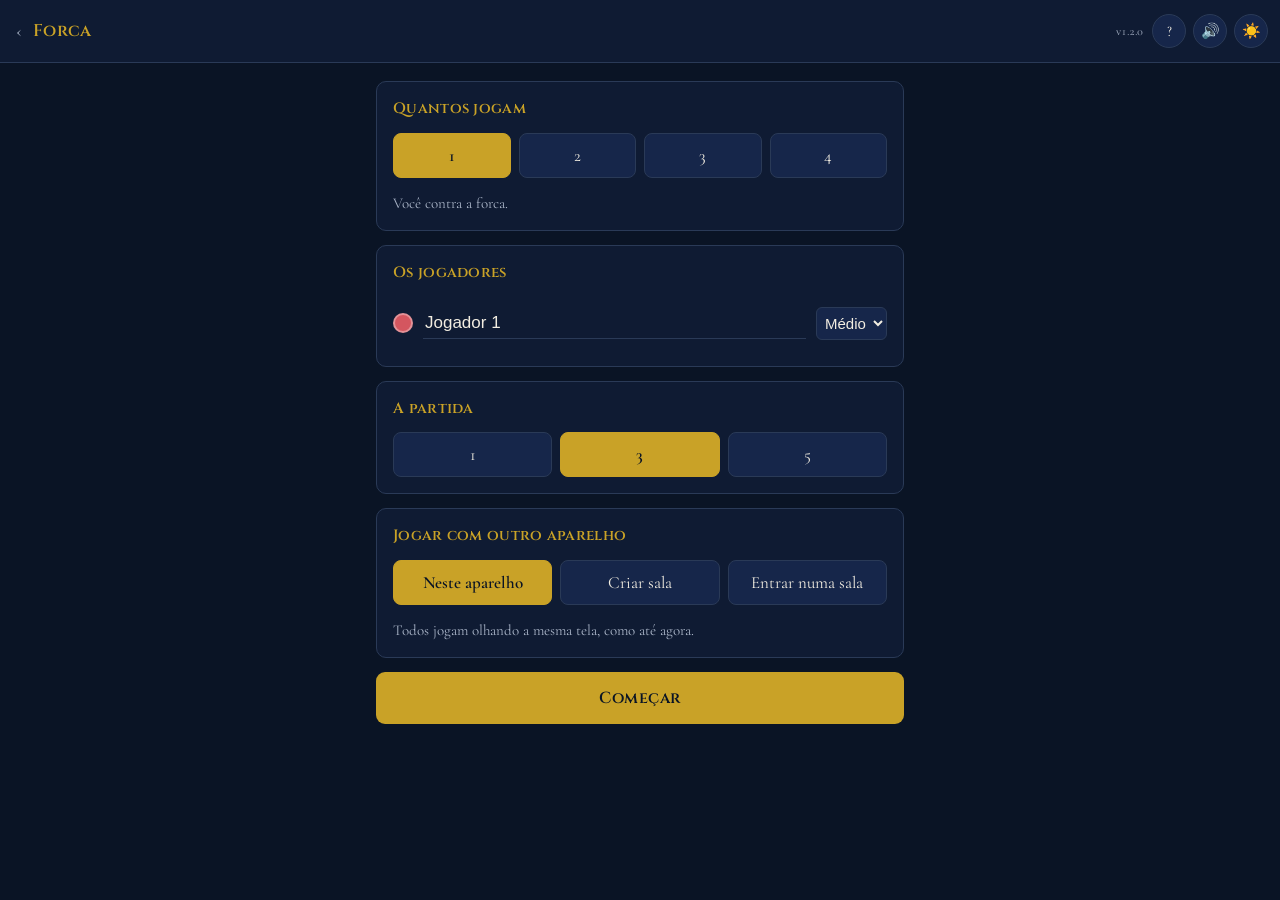
<file: forca.html>
<!DOCTYPE html>
<html lang="pt-BR">
<head>
<meta charset="utf-8">
<meta name="viewport" content="width=device-width, initial-scale=1, viewport-fit=cover">
<meta name="theme-color" content="#0F1B33">
<title>Forca — Arena da Palavra</title>
<link rel="manifest" href="manifest.json">
<link rel="icon" type="image/png" sizes="32x32" href="icone-32.png">
<link rel="icon" type="image/png" sizes="192x192" href="icone-192.png">
<link rel="apple-touch-icon" href="icone-180.png">
<meta name="apple-mobile-web-app-capable" content="yes">
<meta name="apple-mobile-web-app-status-bar-style" content="black-translucent">
<meta name="apple-mobile-web-app-title" content="Arena da Palavra">
<link rel="preconnect" href="https://fonts.googleapis.com">
<link rel="preconnect" href="https://fonts.gstatic.com" crossorigin>
<link href="https://fonts.googleapis.com/css2?family=Cinzel:wght@500;600;700&family=Cormorant+Garamond:ital,wght@0,400;0,600;1,400&display=swap" rel="stylesheet">
<link rel="stylesheet" href="comum.css">
<style>
/* ---------- topo da partida ---------- */
.faixa{
  display:flex;align-items:center;gap:10px;margin-bottom:14px;
  padding:11px 13px;border-radius:9px;
  background:var(--surface);border:1px solid var(--linha);
  border-left:5px solid var(--vez-cor,var(--gold));
}
.faixa .quem{flex:1;min-width:0}
.faixa .nome{font-family:'Cinzel',serif;font-size:15px;display:block}
.faixa .sub{font-size:15px;color:var(--ink-dim)}
.faixa .vidas{font-size:17px;letter-spacing:2px;flex-shrink:0}

/* ---------- forca ---------- */
.cena{display:flex;align-items:center;gap:14px;margin-bottom:6px}
#forca{width:44%;max-width:190px;flex-shrink:0}
.viga{stroke:var(--gold);stroke-width:5;stroke-linecap:round;fill:none;opacity:.85;
  stroke-dasharray:1;stroke-dashoffset:1;animation:tracar .5s ease-out forwards}
.viga:nth-of-type(2){animation-delay:.08s}
.viga:nth-of-type(3){animation-delay:.16s}
.viga:nth-of-type(4){animation-delay:.24s}
.corpo{stroke:var(--carmim-claro);stroke-width:5.5;stroke-linecap:round;fill:none;
  stroke-dasharray:1;stroke-dashoffset:1;animation:tracar .4s ease-out forwards}
@keyframes tracar{to{stroke-dashoffset:0}}
@media (prefers-reduced-motion:reduce){.viga,.corpo{animation:none;stroke-dashoffset:0}}

.pista{flex:1;min-width:0}
.pista .rotulo{font-family:'Cinzel',serif;font-size:12px;color:var(--gold);display:block;margin-bottom:5px}
.pista .categoria{font-size:19px;line-height:1.3;margin:0 0 10px}
.pista .revelada{
  font-size:16px;line-height:1.35;color:var(--ink-dim);margin:0;
  padding-top:10px;border-top:1px solid var(--linha);
}

/* ---------- a palavra ---------- */
.palavra{
  display:flex;justify-content:center;flex-wrap:wrap;gap:6px;
  margin:18px 0 16px;min-height:56px;
}
.letra{
  width:34px;height:46px;display:grid;place-items:center;
  font-family:'Cinzel',serif;font-size:24px;
  border-bottom:3px solid var(--gold);
}
.letra.cheia{animation:surge .3s ease-out}
.letra.entregue{color:var(--carmim-claro)}
@keyframes surge{from{opacity:0;transform:translateY(-8px)}}
@media (prefers-reduced-motion:reduce){.letra.cheia{animation:none}}

/* ---------- teclado ---------- */
.teclado{display:grid;grid-template-columns:repeat(7,1fr);gap:6px;margin-bottom:14px}
.tecla{
  padding:11px 0;border-radius:7px;border:1px solid var(--linha);
  background:var(--surface-2);font-family:'Cinzel',serif;font-size:16px;
}
.tecla:not(:disabled):active{background:var(--gold);color:#0A1425}
.tecla.certa{background:#1E5B3C;border-color:#3E9268;color:#F2EDE1}
.tecla.errada{background:#6B1F26;border-color:#A6414A;color:#F2EDE1;opacity:.6}
.tecla:disabled{cursor:default}

.socorros{display:flex;gap:8px;margin-bottom:12px}
.socorro{
  flex:1;padding:11px 8px;border-radius:8px;border:1px solid var(--gold);
  color:var(--gold);font-size:15px;text-align:center;line-height:1.25;
}
.socorro small{display:block;color:var(--ink-dim);font-size:13px}
.socorro:disabled{opacity:.35;cursor:default}

.desfecho{text-align:center;margin-top:14px}
.desfecho .frase{font-family:'Cinzel',serif;font-size:19px;margin:0 0 4px}
.desfecho .frase.ganhou{color:var(--gold)}
.desfecho .era{font-size:17px;color:var(--ink-dim);margin:0 0 12px}
</style>
</head>
<body>

<header></header>

<main>

<!-- ============ PREPARO ============ -->
<section class="tela ativa" id="telaPreparo">
  <div class="bloco">
    <h2>Quantos jogam</h2>
    <div class="escolhas" id="escQtd"></div>
    <p class="legenda" style="margin:14px 0 0" id="legQtd">—</p>
  </div>

  <div class="bloco">
    <h2>Os jogadores</h2>
    <div id="listaJogadores"></div>
  </div>

  <div class="bloco">
    <h2>A partida</h2>
    <div class="escolhas" id="escRodadas"></div>
  </div>

  <div id="painelSala"></div>

  <button class="principal" id="btnComecar">Começar</button>
</section>

<!-- ============ JOGO ============ -->
<section class="tela" id="telaJogo">
  <div class="faixa" id="faixa">
    <span class="bolinha" id="faixaBolinha"></span>
    <span class="quem">
      <span class="nome" id="faixaNome">—</span>
      <span class="sub" id="faixaSub">—</span>
    </span>
    <span class="vidas" id="vidas">——————</span>
  </div>

  <div class="cena">
    <svg id="forca" viewBox="0 0 170 220" aria-hidden="true">
      <g id="estrutura">
        <line class="viga" pathLength="1" x1="15"  y1="208" x2="105" y2="208"/>
        <line class="viga" pathLength="1" x1="40"  y1="208" x2="40"  y2="18"/>
        <line class="viga" pathLength="1" x1="40"  y1="18"  x2="118" y2="18"/>
        <line class="viga" pathLength="1" x1="118" y1="18"  x2="118" y2="40"/>
      </g>
      <g id="boneco"></g>
    </svg>

    <div class="pista">
      <span class="rotulo">A palavra é</span>
      <p class="categoria" id="categoria">—</p>
      <p class="revelada" id="revelada" style="display:none">—</p>
    </div>
  </div>

  <div class="palavra" id="palavra"></div>

  <div class="socorros">
    <button class="socorro" id="btnLetra">Responder por uma letra<small>acertou, revela · errou, custa uma vida</small></button>
    <button class="socorro" id="btnPista">Ver a pergunta<small>custa uma vida</small></button>
  </div>

  <div class="teclado" id="teclado"></div>

  <p class="aviso" id="aviso"></p>
  <div class="desfecho" id="desfecho"></div>
  <button class="secundario" id="btnSair">Encerrar e voltar</button>
</section>

<!-- ============ FIM ============ -->
<section class="tela" id="telaFim">
  <div class="fim">
    <h2 id="fimTitulo">—</h2>
    <p class="legenda" id="fimSub">—</p>
    <ol class="placar-lista" id="placarFinal"></ol>
    <button class="principal" id="btnDeNovo">Jogar de novo</button>
    <button class="secundario" id="btnVoltarPreparo">Mudar as opções</button>
  </div>
</section>

</main>

<script src="perguntas.js"></script>
<script src="comum.js"></script>
<script src="sala.js"></script>
<script>
"use strict";

/* =========================================================
   FORCA — Arena da Palavra
   A palavra secreta é a resposta de uma pergunta do banco.
   Você vê a categoria; a pergunta inteira só se pagar por ela.
   v1.0.0
   ========================================================= */

const VERSAO = "1.2.0";
const VIDAS = 6;

const REGRAS = `
  <h2>Como se joga</h2>

  <h3>O objetivo</h3>
  <p>Descobrir a palavra escondida antes que o boneco fique completo. São seis erros: cabeça, tronco, dois braços e duas pernas.</p>

  <h3>De onde vem a palavra</h3>
  <p>Toda palavra secreta é a resposta de uma pergunta bíblica do banco da Arena. No começo você só vê a categoria — um rei, uma cidade, um profeta.</p>

  <h3>A jogada</h3>
  <p>A primeira letra já vem revelada. Toque nas outras: se a letra existe na palavra, aparece nos espaços e você joga de novo. Se não existe, custa uma vida e a vez passa.</p>

  <h3>Os dois socorros</h3>
  <p><b>Responder por uma letra:</b> aparece uma pergunta bíblica qualquer. Acertando, uma letra é revelada de graça. Errando, custa uma vida.</p>
  <p><b>Ver a pergunta:</b> mostra a pergunta que a palavra responde. Custa uma vida e só pode ser usada uma vez por palavra — mas quem conhece a Bíblia acerta na hora.</p>

  <h3>Jogando acompanhado</h3>
  <p>Todos disputam a mesma palavra e a mesma forca. Quem revelar a última letra ganha a rodada. Se o boneco completar, ninguém pontua.</p>
`;

/* --- as seis partes do boneco, na ordem em que aparecem --- */
const PARTES = [
  {t:"circle", a:{cx:118, cy:55, r:15}},
  {t:"line",   a:{x1:118, y1:70,  x2:118, y2:130}},
  {t:"line",   a:{x1:118, y1:84,  x2:94,  y2:110}},
  {t:"line",   a:{x1:118, y1:84,  x2:142, y2:110}},
  {t:"line",   a:{x1:118, y1:130, x2:97,  y2:168}},
  {t:"line",   a:{x1:118, y1:130, x2:139, y2:168}}
];

const CORES_JOGADOR = ["#D4565F", "#C9A227", "#2A5B9C", "#2E6B4F"];
const ALFABETO = "ABCDEFGHIJKLMNOPQRSTUVWXYZ".split("");

const semAcento = s => s.normalize("NFD").replace(/[\u0300-\u036f]/g, "").toUpperCase();

/* --- de qual categoria é a palavra --- */
function categoriaDe(pergunta){
  const k = semAcento(pergunta).toLowerCase();
  const casa = (re, rotulo) => new RegExp(re).test(k) ? rotulo : null;
  return casa("qual igreja|igreja do apocalipse", "Uma das sete igrejas do Apocalipse")
      || casa("\\btribo\\b", "Uma tribo de Israel")
      || casa("(qual|que) profeta", "Um profeta")
      || casa("(qual|que) rei|qual governador", "Um rei ou governante")
      || casa("(qual|que) juiz", "Um juiz de Israel")
      || casa("(qual|que) (livro|carta|epistola)|em qual (livro|carta)", "Um livro da Bíblia")
      || casa("\\bilha\\b", "Uma ilha")
      || casa("\\bmonte\\b", "Um monte")
      || casa("\\brio\\b", "Um rio")
      || casa("(cidade|local|lugar|terra|regiao)", "Uma cidade ou lugar")
      || casa("qual animal|qual ave|quais aves|quais animais", "Um animal")
      || casa("ocupacao|profissao|oficio", "Uma ocupação")
      || casa("qual mulher|quem foi a mulher|qual (irma|esposa|mae|profetisa|nora)|quem foi a (mae|avo|bisavo)", "Uma mulher da Bíblia")
      || casa("qual (discipulo|apostolo)", "Um discípulo de Jesus")
      || casa("^o que|^com que|^de que (madeira|material)", "Um objeto")
      || "Um personagem da Bíblia";
}

/* --- palavras aproveitáveis do banco --- */
const PALAVRAS = PERGUNTAS
  .map(q => ({q, r: q.o[q.c].trim()}))
  .filter(x => !/[0-9()]/.test(x.r)
            && x.r.split(/\s+/).length === 1
            && /^[A-ZÀ-Ý]{4,13}$/.test(semAcento(x.r)))
  .map(x => ({n:x.q.n, palavra:x.r, pergunta:x.q.p, ref:x.q.r, categoria:categoriaDe(x.q.p)}));

let cfg = { qtd:1, alvo:3, jogadores:[] };
let jogo = null;
let usadas = [];

/* ---------------------------------------------------------
   PREPARO
   --------------------------------------------------------- */

function montarPreparo(){
  UI.escolhas($("#escQtd"), [1,2,3,4], cfg.qtd, v => { cfg.qtd = v; montarPreparo(); });
  $("#legQtd").textContent = cfg.qtd === 1
    ? "Você contra a forca."
    : "Todos disputam a mesma palavra, revezando as letras.";

  UI.escolhas($("#escRodadas"),
    [{valor:1,rotulo:"1"},{valor:3,rotulo:"3"},{valor:5,rotulo:"5"}],
    cfg.alvo, v => { cfg.alvo = v; montarPreparo(); });

  const anteriores = cfg.jogadores;
  const lista = $("#listaJogadores");
  lista.innerHTML = "";
  cfg.jogadores = [];

  for(let i = 0; i < cfg.qtd; i++){
    const velho = anteriores[i] || {};
    const j = {
      nome: velho.nome || ("Jogador " + (i+1)),
      nivel: velho.nivel || 2,
      cor: CORES_JOGADOR[i],
      pontos: 0
    };
    const linha = document.createElement("div");
    linha.className = "jogador-linha";

    const bola = document.createElement("span");
    bola.className = "bolinha"; bola.style.background = j.cor;

    const nome = document.createElement("input");
    nome.type = "text"; nome.value = j.nome; nome.maxLength = 16;
    nome.setAttribute("aria-label", "Nome do jogador " + (i+1));
    nome.addEventListener("input", () => { j.nome = nome.value.trim() || ("Jogador " + (i+1)); });

    const nivel = document.createElement("select");
    nivel.setAttribute("aria-label", "Nível das palavras e perguntas");
    [[1,"Fácil"],[2,"Médio"],[3,"Difícil"]].forEach(([v,t]) => {
      const o = document.createElement("option"); o.value = v; o.textContent = t;
      if(v === j.nivel) o.selected = true; nivel.appendChild(o);
    });
    nivel.addEventListener("change", () => { j.nivel = Number(nivel.value); });

    linha.append(bola, nome, nivel);
    lista.appendChild(linha);
    cfg.jogadores.push(j);
  }
}

/* ---------------------------------------------------------
   PARTIDA
   --------------------------------------------------------- */

function comecar(){
  Banco.zerar();
  usadas = [];
  cfg.jogadores.forEach(j => j.pontos = 0);
  jogo = { rodada:1, vez:0, comeca:0 };
  UI.trocarTela("telaJogo");
  novaPalavra();
}

function atual(){ return cfg.jogadores[jogo.vez]; }

function sortearPalavra(nivel){
  let pool = PALAVRAS.filter(p => p.n === nivel && !usadas.includes(p.palavra));
  if(pool.length === 0){
    usadas = usadas.filter(u => !PALAVRAS.some(p => p.n === nivel && p.palavra === u));
    pool = PALAVRAS.filter(p => p.n === nivel);
  }
  const escolhida = pool[Math.floor(Math.random() * pool.length)];
  usadas.push(escolhida.palavra);
  return escolhida;
}

function novaPalavra(){
  const nivel = atual().nivel;
  const item = sortearPalavra(nivel);

  jogo.item = item;
  jogo.letras = item.palavra.split("");
  jogo.chave = semAcento(item.palavra).split("");
  jogo.achadas = new Set();
  jogo.tentadas = new Set();
  jogo.achadas.add(jogo.chave[0]);      // a primeira letra vem de graça
  jogo.tentadas.add(jogo.chave[0]);
  jogo.erros = 0;
  jogo.pistaUsada = false;
  jogo.fim = false;
  jogo.frase = ""; jogo.ganhou = false;
  jogo.vez = jogo.comeca;

  $("#boneco").innerHTML = "";
  $("#desfecho").innerHTML = "";
  $("#revelada").style.display = "none";
  $("#categoria").textContent = item.categoria;
  $("#btnPista").disabled = false;
  $("#btnLetra").disabled = false;
  const g = $("#estrutura"); g.innerHTML = g.innerHTML;   // redesenha a forca

  desenharPalavra();
  montarTeclado();
  atualizarFaixa();
  publicar();      // sem isto, o outro aparelho não sabe que a partida começou
  seguirTurno();
}

function atualizarFaixa(){
  const j = atual();
  $("#faixa").style.setProperty("--vez-cor", j.cor);
  $("#faixaBolinha").style.background = j.cor;
  $("#faixaNome").textContent = j.nome;
  $("#faixaSub").textContent = cfg.alvo === 1
    ? "rodada única"
    : "rodada " + jogo.rodada + " · " + j.pontos + " de " + cfg.alvo;
  const vidas = VIDAS - jogo.erros;
  $("#vidas").textContent = "♥".repeat(vidas) + "·".repeat(jogo.erros);
  $("#vidas").style.color = vidas <= 2 ? "var(--carmim-claro)" : "var(--gold)";
  $("#vidas").setAttribute("aria-label", vidas + " vidas restantes");
}

function desenharPalavra(entregue){
  const cx = $("#palavra");
  cx.innerHTML = "";
  jogo.letras.forEach((ch, i) => {
    const d = document.createElement("span");
    d.className = "letra";
    const visivel = jogo.achadas.has(jogo.chave[i]) || entregue;
    if(visivel){
      d.textContent = ch;
      d.classList.add("cheia");
      if(entregue && !jogo.achadas.has(jogo.chave[i])) d.classList.add("entregue");
    }
    cx.appendChild(d);
  });
}

function montarTeclado(){
  const cx = $("#teclado");
  cx.innerHTML = "";
  ALFABETO.forEach(L => {
    const b = document.createElement("button");
    b.className = "tecla";
    b.textContent = L;
    if(jogo && jogo.tentadas && jogo.tentadas.has(L)){
      b.disabled = true;
      b.classList.add(jogo.chave.includes(L) ? "certa" : "errada");
    }
    if(jogo && jogo.fim) b.disabled = true;
    b.addEventListener("click", () => tentarLetra(L));
    cx.appendChild(b);
  });
}

function avisar(t){ $("#aviso").textContent = t || ""; }

/* ---------- as jogadas ---------- */

function tentarLetra(L){
  if(!jogo || !jogo.item || jogo.fim || jogo.tentadas.has(L)) return;
  if(!souDaVez()) return;
  jogo.tentadas.add(L);

  if(jogo.chave.includes(L)){
    jogo.achadas.add(L);
    Som.marcar();
    desenharPalavra();
    montarTeclado();
    if(completou()) return venceu();
    avisar("Boa. " + atual().nome + " continua.");
    atualizarFaixa();
    publicar();
  } else {
    errar(atual().nome + " errou a letra " + L + ".");
  }
}

function completou(){
  return jogo.chave.every(c => jogo.achadas.has(c));
}

function revelarUma(){
  const faltam = [...new Set(jogo.chave)].filter(c => !jogo.achadas.has(c));
  if(faltam.length === 0) return;
  const L = faltam[Math.floor(Math.random() * faltam.length)];
  jogo.achadas.add(L);
  jogo.tentadas.add(L);
  Som.chegou();
  desenharPalavra();
  montarTeclado();
}

function errar(mensagem){
  jogo.erros++;
  const p = PARTES[jogo.erros - 1];
  if(p){
    const e = document.createElementNS("http://www.w3.org/2000/svg", p.t);
    for(const k in p.a) e.setAttribute(k, p.a[k]);
    e.setAttribute("class", "corpo");
    e.setAttribute("pathLength", "1");
    $("#boneco").appendChild(e);
  }
  Som.erro();
  atualizarFaixa();
  montarTeclado();

  if(jogo.erros >= VIDAS) return perdeu();

  if(cfg.jogadores.length > 1){
    jogo.vez = (jogo.vez + 1) % cfg.jogadores.length;
    atualizarFaixa();
    avisar(mensagem + " Agora é a vez de " + atual().nome + ".");
    publicar();
    if(Sala.ativa()) seguirTurno();
  } else {
    avisar(mensagem);
    publicar();
  }
}

function pedirLetra(){
  if(!jogo || !jogo.item || jogo.fim) return;
  if(!souDaVez()) return;
  $("#btnLetra").disabled = true;
  Sala.aoAbrirPergunta();
  Pergunta.abrir({
    para: atual().nome,
    nivel: atual().nivel,
    texto: a => a ? "Certa. Uma letra é revelada." : "Errada. Custa uma vida.",
    aoResponder: (acertou) => {
      Sala.aoFecharPergunta();
      $("#btnLetra").disabled = false;
      if(acertou){
        revelarUma();
        if(completou()) return venceu();
        avisar("Uma letra veio de graça.");
        publicar();
      } else {
        errar("A pergunta foi por água abaixo.");
      }
    }
  });
}

function verPergunta(){
  if(!jogo || !jogo.item || jogo.fim || jogo.pistaUsada) return;
  if(!souDaVez()) return;
  jogo.pistaUsada = true;
  $("#btnPista").disabled = true;
  $("#revelada").textContent = jogo.item.pergunta;
  $("#revelada").style.display = "block";
  Som.toque();
  errar("A pergunta foi revelada.");
}

/* ---------- desfecho ---------- */

function venceu(){
  jogo.fim = true;
  const j = atual();
  j.pontos++;
  Som.vitoria();
  desenharPalavra();
  montarTeclado();
  atualizarFaixa();
  fecharRodada(j.nome + " descobriu a palavra", true);
}

function perdeu(){
  jogo.fim = true;
  Som.pausa();
  desenharPalavra(true);
  montarTeclado();
  fecharRodada("O boneco completou", false);
}

function fecharRodada(frase, ganhou){
  avisar("");
  jogo.fim = true;
  jogo.frase = frase;
  jogo.ganhou = ganhou;
  publicar();
  $("#btnLetra").disabled = true;
  $("#btnPista").disabled = true;

  const cx = $("#desfecho");
  cx.innerHTML = "";
  const p = document.createElement("p");
  p.className = "frase" + (ganhou ? " ganhou" : "");
  p.textContent = frase;
  const era = document.createElement("p");
  era.className = "era";
  era.textContent = "Era " + jogo.item.palavra + " — " + jogo.item.pergunta + " (" + jogo.item.ref + ")";
  cx.append(p, era);

  const campeao = cfg.jogadores.find(x => x.pontos >= cfg.alvo);
  if(campeao) return setTimeout(fimDaPartida, 1600);

  const b = document.createElement("button");
  b.className = "principal";
  const comando = Sala.comando();
  b.textContent = comando ? "Próxima palavra" : "Aguardando a próxima palavra…";
  b.disabled = !comando;
  if(comando) b.addEventListener("click", () => {
    jogo.rodada++;
    jogo.comeca = (jogo.comeca + 1) % cfg.jogadores.length;
    novaPalavra();
    publicar();
  });
  cx.appendChild(b);
  if(comando) b.focus();
}

function fimDaPartida(){
  const ordem = cfg.jogadores.slice().sort((a,b) => b.pontos - a.pontos);
  Som.vitoria();
  $("#fimTitulo").textContent = cfg.qtd === 1
    ? "Você venceu a forca"
    : ordem[0].nome + " venceu";
  $("#fimSub").textContent = "em " + jogo.rodada + (jogo.rodada === 1 ? " rodada" : " rodadas");

  const ol = $("#placarFinal");
  ol.innerHTML = "";
  ordem.forEach(j => {
    const li = document.createElement("li");
    const bola = document.createElement("span");
    bola.className = "bolinha"; bola.style.background = j.cor;
    const nome = document.createElement("span"); nome.textContent = j.nome;
    const pts = document.createElement("span");
    pts.style.flex = "0"; pts.style.color = "var(--ink-dim)";
    pts.textContent = j.pontos;
    li.append(bola, nome, pts);
    ol.appendChild(li);
  });
  UI.trocarTela("telaFim");
}

/* ---------------------------------------------------------
   SALA
   --------------------------------------------------------- */

function souDaVez(){ return Sala.minhaVez(jogo ? jogo.vez : 0); }

function retratar(){
  if(!jogo || !jogo.item) return null;
  return {
    alvo: cfg.alvo,
    nomes: cfg.jogadores.map(j => j.nome),
    niveis: cfg.jogadores.map(j => j.nivel),
    pontos: cfg.jogadores.map(j => j.pontos),
    rodada: jogo.rodada, vez: jogo.vez, comeca: jogo.comeca,
    item: jogo.item,
    achadas: [...jogo.achadas], tentadas: [...jogo.tentadas],
    erros: jogo.erros, pistaUsada: jogo.pistaUsada, fim: jogo.fim,
    // com a rodada encerrada, o outro aparelho precisa do texto do
    // desfecho para poder mostrar o botão da próxima palavra
    frase: jogo.frase || "", ganhou: !!jogo.ganhou
  };
}

function aplicarEstado(d){
  if(!d) return;
  cfg.alvo = d.alvo;
  cfg.qtd = d.nomes.length;
  if(cfg.jogadores.length !== d.nomes.length){
    cfg.jogadores = d.nomes.map((n, i) => ({
      nome:n, nivel:d.niveis[i], cor:CORES_JOGADOR[i], pontos:d.pontos[i]
    }));
  }
  cfg.jogadores.forEach((j, i) => { j.nome = d.nomes[i]; j.nivel = d.niveis[i]; j.pontos = d.pontos[i]; });

  const primeira = !jogo;
  if(primeira){ jogo = {}; UI.trocarTela("telaJogo"); }
  Object.assign(jogo, {
    rodada: d.rodada, vez: d.vez, comeca: d.comeca,
    item: d.item,
    letras: d.item.palavra.split(""),
    chave: semAcento(d.item.palavra).split(""),
    frase: d.frase, ganhou: d.ganhou,
    achadas: new Set(d.achadas), tentadas: new Set(d.tentadas),
    erros: d.erros, pistaUsada: d.pistaUsada, fim: d.fim
  });

  // redesenha tudo a partir do retrato recebido
  $("#boneco").innerHTML = "";
  for(let k = 0; k < jogo.erros; k++){
    const p = PARTES[k];
    if(!p) break;
    const e = document.createElementNS("http://www.w3.org/2000/svg", p.t);
    for(const a in p.a) e.setAttribute(a, p.a[a]);
    e.setAttribute("class", "corpo"); e.setAttribute("pathLength", "1");
    $("#boneco").appendChild(e);
  }
  $("#categoria").textContent = jogo.item.categoria;
  $("#revelada").textContent = jogo.item.pergunta;
  $("#revelada").style.display = jogo.pistaUsada ? "block" : "none";
  $("#desfecho").innerHTML = "";
  desenharPalavra(jogo.fim && jogo.erros >= VIDAS);
  montarTeclado();
  atualizarFaixa();

  if(jogo.fim) return fecharRodada(d.frase, d.ganhou);
  seguirTurno();
}

function travarBotoes(t){
  $("#btnLetra").disabled = t;
  $("#btnPista").disabled = t || jogo.pistaUsada;
  $$("#teclado .tecla").forEach(b => { if(t) b.disabled = true; });
}

function seguirTurno(){
  const j = atual();
  if(Sala.ativa() && !souDaVez()){
    travarBotoes(true);
    return avisar("Aguardando " + j.nome + " no outro aparelho…");
  }
  travarBotoes(false);
  montarTeclado();
  avisar(cfg.jogadores.length === 1 ? "Escolha uma letra." : j.nome + ", escolha uma letra.");
}

function publicar(){ Sala.enviar(); }

/* ---------------------------------------------------------
   LIGAÇÕES
   --------------------------------------------------------- */

UI.iniciar({ titulo:"Forca", versao:VERSAO, regras:REGRAS, voltar:"index.html" });

Sala.montarPainel($("#painelSala"), {
  jogoId: "forca", lugares: 4,
  retratar: retratar, aplicar: aplicarEstado,
  aoMudarGente: (n) => {
    // o dono ajusta o número de jogadores ao tanto de gente na sala
    if(Sala.souDono && !jogo && n >= 1){
      cfg.qtd = Math.max(1, Math.min(4, n));
      montarPreparo();
      $("#btnComecar").textContent = "Começar (" + n + " na sala)";
    }
    if(jogo && !jogo.fim && n < 2) avisar("Um aparelho saiu da sala.");
  },
  aoMudarLugar: (lugar) => {
    $("#btnComecar").textContent = lugar === 0 ? "Começar (você comanda)"
                                               : "Esperando o comando do jogador 1";
    $("#btnComecar").disabled = lugar !== 0;
  },
  aoLigar: (lugar) => {
    montarPreparo();
    $("#btnComecar").textContent = lugar === 0 ? "Começar (você comanda)" : "Esperando o outro aparelho começar";
    $("#btnComecar").disabled = lugar !== 0;
  },
  aoDesligar: () => {
    if(Sala.ativa()) Sala.fechar();
    $("#btnComecar").textContent = "Começar";
    $("#btnComecar").disabled = false;
  }
});

$("#btnComecar").addEventListener("click", comecar);
$("#btnLetra").addEventListener("click", pedirLetra);
$("#btnPista").addEventListener("click", verPergunta);
$("#btnSair").addEventListener("click", () => UI.trocarTela("telaPreparo"));
$("#btnDeNovo").addEventListener("click", comecar);
$("#btnVoltarPreparo").addEventListener("click", () => UI.trocarTela("telaPreparo"));

document.addEventListener("keydown", e => {
  if(!jogo || !jogo.item || jogo.fim) return;
  if($("#cortinaPergunta").classList.contains("ativa")) return;
  const L = semAcento(e.key);
  if(L.length === 1 && ALFABETO.includes(L)) tentarLetra(L);
});

montarPreparo();
</script>
</body>
</html>
</file>
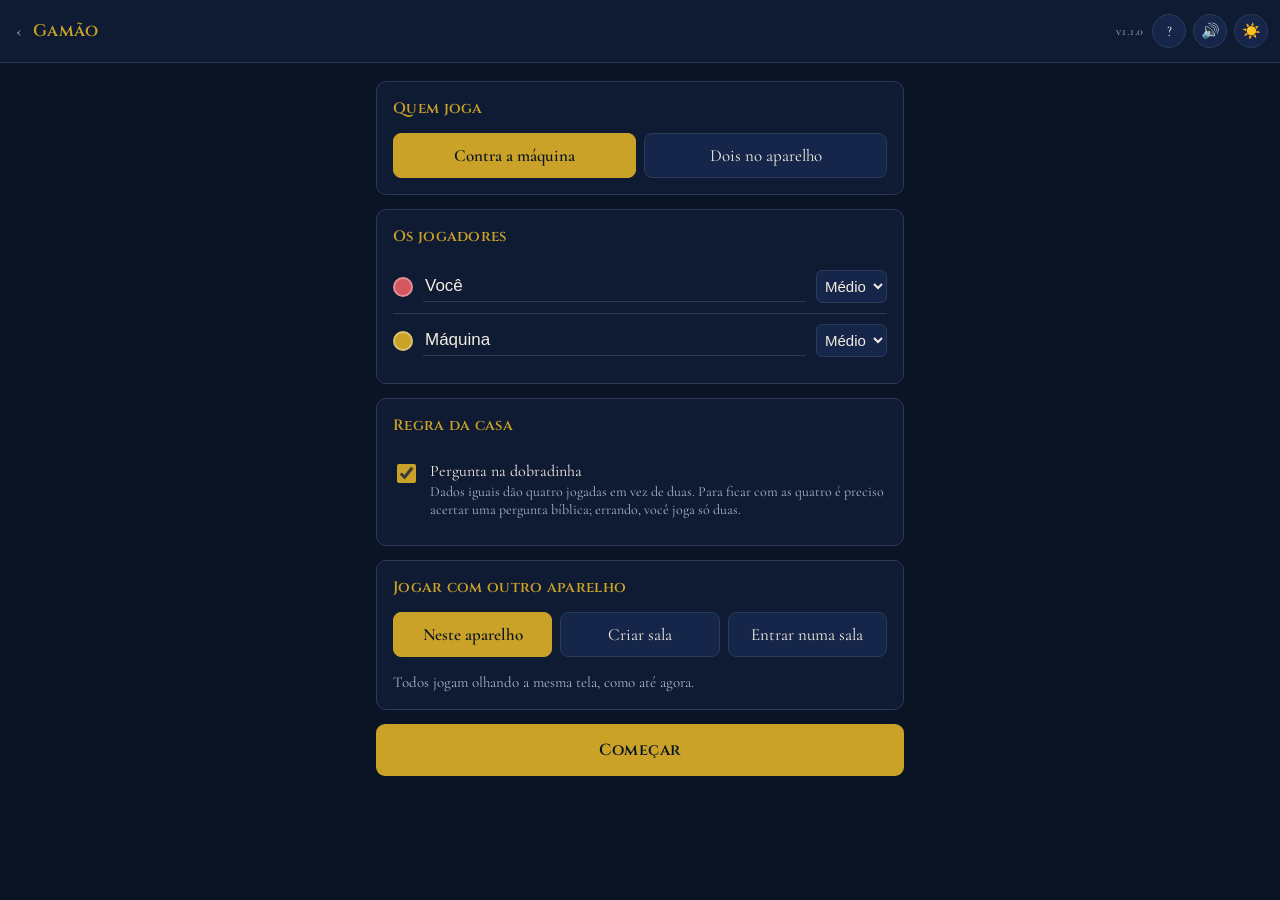
<file: gamao.html>
<!DOCTYPE html>
<html lang="pt-BR">
<head>
<meta charset="utf-8">
<meta name="viewport" content="width=device-width, initial-scale=1, viewport-fit=cover">
<meta name="theme-color" content="#0F1B33">
<title>Gamão — Arena da Palavra</title>
<link rel="manifest" href="manifest.json">
<link rel="icon" type="image/png" sizes="32x32" href="icone-32.png">
<link rel="icon" type="image/png" sizes="192x192" href="icone-192.png">
<link rel="apple-touch-icon" href="icone-180.png">
<meta name="apple-mobile-web-app-capable" content="yes">
<meta name="apple-mobile-web-app-status-bar-style" content="black-translucent">
<meta name="apple-mobile-web-app-title" content="Arena da Palavra">
<link rel="preconnect" href="https://fonts.googleapis.com">
<link rel="preconnect" href="https://fonts.gstatic.com" crossorigin>
<link href="https://fonts.googleapis.com/css2?family=Cinzel:wght@500;600;700&family=Cormorant+Garamond:ital,wght@0,400;0,600;1,400&display=swap" rel="stylesheet">
<link rel="stylesheet" href="comum.css">
<style>
.placar{display:flex;align-items:stretch;gap:9px;margin-bottom:12px}
.placar .lado{
  flex:1;text-align:center;padding:9px 6px;border-radius:10px;
  background:var(--surface);border:1px solid var(--linha);
  transition:border-color .2s, background .2s;
}
.placar .lado.vez{border-color:var(--cor-lado);background:color-mix(in srgb, var(--cor-lado) 15%, var(--surface))}
.placar .lado .quem{
  display:block;font-family:'Cinzel',serif;font-size:12px;color:var(--ink-dim);
  margin-bottom:3px;overflow:hidden;text-overflow:ellipsis;white-space:nowrap;
}
.placar .lado.vez .quem{color:var(--cor-lado)}
.placar .lado .pontos{font-size:22px;line-height:1;font-family:'Cinzel',serif;color:var(--cor-lado);font-variant-numeric:tabular-nums}
.placar .lado .detalhe{display:block;font-size:13px;color:var(--ink-dim);min-height:16px}
.placar .meio{align-self:center;font-size:13px;color:var(--ink-dim);text-align:center;min-width:52px;line-height:1.2}

/* ---------- tabuleiro ---------- */
.arena{width:100%;max-width:460px;margin:0 auto}
.tabuleiro{
  display:grid;
  grid-template-columns:repeat(6,1fr) 16px repeat(6,1fr) 26px;
  gap:2px;
  background:var(--surface);border:1px solid var(--linha);
  border-radius:10px;padding:6px;
}
.ponta{
  position:relative;min-height:96px;
  display:flex;flex-direction:column;align-items:center;gap:1px;
  padding:2px 0;border-radius:4px;
}
.ponta.baixo{flex-direction:column-reverse}
.ponta.par{background:rgba(201,162,39,.09)}
.ponta.impar{background:rgba(255,255,255,.04)}
[data-tema="claro"] .ponta.par{background:rgba(120,95,20,.13)}
[data-tema="claro"] .ponta.impar{background:rgba(0,0,0,.05)}
.ponta.origem{box-shadow:inset 0 0 0 2px var(--gold)}
.ponta.destino{background:rgba(201,162,39,.34);cursor:pointer}
.ponta.destino:hover{background:rgba(201,162,39,.55)}
.ponta.comendo{background:rgba(212,86,95,.4)}
.ponta button.toque{position:absolute;inset:0;background:none;border:none;padding:0;cursor:pointer}
.ponta .conta{
  position:absolute;left:50%;transform:translateX(-50%);
  font-size:11px;color:var(--ink);font-family:'Cinzel',serif;
  background:var(--surface);border-radius:3px;padding:0 3px;
}
.ponta.cima .conta{bottom:1px}
.ponta.baixo .conta{top:1px}

.disco{
  width:82%;max-width:26px;aspect-ratio:1;border-radius:50%;flex-shrink:0;
  box-shadow:inset 0 -2px 3px rgba(0,0,0,.4), inset 0 2px 3px rgba(255,255,255,.3);
}
.disco.x{background:var(--carmim-claro)}
.disco.o{background:var(--gold-soft)}

.barra{
  grid-row:1 / 3;grid-column:7;
  display:flex;flex-direction:column;align-items:center;justify-content:center;gap:2px;
  background:var(--surface-2);border-radius:4px;padding:3px 0;
}
.barra.destino{background:rgba(201,162,39,.4);cursor:pointer}
.barra .disco{max-width:14px}

.saida{
  grid-row:1 / 3;grid-column:14;
  display:flex;flex-direction:column;justify-content:space-between;
  background:var(--surface-2);border-radius:4px;padding:4px 2px;
  font-size:11px;color:var(--ink-dim);text-align:center;font-family:'Cinzel',serif;
}
.saida .metade{flex:1;display:flex;flex-direction:column;align-items:center;justify-content:center;gap:2px;border-radius:3px}
.saida .metade.destino{background:rgba(201,162,39,.45);cursor:pointer}
.saida .metade b{font-size:15px;color:var(--ink)}

/* ---------- dados ---------- */
.dados{display:flex;align-items:center;justify-content:center;gap:9px;margin:12px 0 8px;min-height:46px}
.dado{
  width:40px;height:40px;border-radius:8px;background:var(--casa);
  border:1px solid var(--casa-borda);
  display:grid;grid-template-columns:repeat(3,1fr);grid-template-rows:repeat(3,1fr);
  padding:5px;gap:1px;
}
.dado i{border-radius:50%;background:#2B2417;width:100%;aspect-ratio:1;visibility:hidden;align-self:center;justify-self:center}
.dado i.on{visibility:visible}
.dado.gasto{opacity:.28}
.dado.rolando{animation:treme .45s ease-in-out}
@keyframes treme{25%{transform:rotate(-10deg)}75%{transform:rotate(10deg)}}
@media (prefers-reduced-motion:reduce){.dado.rolando{animation:none}}

.botoes{display:flex;gap:8px;margin-bottom:10px}
.botoes button{flex:1;padding:13px 8px;font-size:15px}

.desfecho{text-align:center;margin-top:12px}
.desfecho .frase{font-family:'Cinzel',serif;font-size:19px;margin:0 0 10px}
.desfecho .frase.venceu{color:var(--gold)}
</style>
</head>
<body>

<header></header>

<main>

<!-- ============ PREPARO ============ -->
<section class="tela ativa" id="telaPreparo">
  <div class="bloco">
    <h2>Quem joga</h2>
    <div class="escolhas" id="escModo"></div>
  </div>

  <div class="bloco">
    <h2>Os jogadores</h2>
    <div id="listaJogadores"></div>
  </div>

  <div class="bloco">
    <h2>Regra da casa</h2>
    <label class="opcao">
      <input type="checkbox" id="optDobradinha" checked>
      <span>Pergunta na dobradinha
        <small>Dados iguais dão quatro jogadas em vez de duas. Para ficar com as quatro é preciso acertar uma pergunta bíblica; errando, você joga só duas.</small>
      </span>
    </label>
  </div>

  <div id="painelSala"></div>

  <button class="principal" id="btnComecar">Começar</button>
</section>

<!-- ============ JOGO ============ -->
<section class="tela" id="telaJogo">
  <div class="placar">
    <div class="lado" id="ladoX"><span class="quem">—</span><span class="pontos">0</span><span class="detalhe"></span></div>
    <div class="meio" id="meioPlacar">—</div>
    <div class="lado" id="ladoO"><span class="quem">—</span><span class="pontos">0</span><span class="detalhe"></span></div>
  </div>

  <div class="arena">
    <div class="tabuleiro" id="tabuleiro"></div>
  </div>

  <div class="dados" id="dados"></div>

  <div class="botoes" id="botoes">
    <button class="principal" id="btnRolar">Rolar os dados</button>
    <button class="secundario" id="btnDesfazer" style="margin-top:0">Desfazer</button>
  </div>

  <p class="aviso" id="aviso">—</p>
  <div class="desfecho" id="desfecho"></div>
  <button class="secundario" id="btnSair">Encerrar e voltar</button>
</section>

<!-- ============ FIM ============ -->
<section class="tela" id="telaFim">
  <div class="fim">
    <h2 id="fimTitulo">—</h2>
    <p class="legenda" id="fimSub">—</p>
    <button class="principal" id="btnDeNovo">Jogar de novo</button>
    <button class="secundario" id="btnVoltarPreparo">Mudar as opções</button>
  </div>
</section>

</main>

<script src="perguntas.js"></script>
<script src="comum.js"></script>
<script src="sala.js"></script>
<script>
"use strict";

/* =========================================================
   GAMÃO — Arena da Palavra
   As vermelhas correm da casa 24 para a 1; as douradas, ao contrário.
   Dados iguais valem quatro jogadas — se a pergunta for respondida.
   v1.0.0
   ========================================================= */

const VERSAO = "1.1.0";
const PIPS = {1:[4],2:[0,8],3:[0,4,8],4:[0,2,6,8],5:[0,2,4,6,8],6:[0,2,3,5,6,8]};

/* Casas 0 a 23. As vermelhas (x) andam de 23 para 0 e saem pelo 0;
   as douradas (o) andam de 0 para 23 e saem pelo 23. */
const CASA_X = 24, CASA_O = -1;
const outra = c => c === "x" ? "o" : "x";
const rumo  = c => c === "x" ? -1 : 1;
const casaFora = c => c === "x" ? -1 : 24;
const emCasa = (c, p) => c === "x" ? p <= 5 : p >= 18;

const REGRAS = `
  <h2>Como se joga</h2>

  <h3>O objetivo</h3>
  <p>Trazer as suas quinze pedras para o seu quadrante e depois retirá-las todas do tabuleiro. Quem retirar as quinze primeiro vence.</p>

  <h3>O caminho</h3>
  <p>As vermelhas correm da direita de cima para a direita de baixo; as douradas fazem o caminho contrário. O quadrante de casa fica sempre à direita.</p>

  <h3>A jogada</h3>
  <p>Role os dois dados e ande uma pedra o valor de cada um — pode ser a mesma pedra duas vezes ou duas pedras diferentes. Você é obrigado a usar os dois dados se houver como; podendo usar só um, tem de usar o maior.</p>

  <h3>Onde se pode parar</h3>
  <p>Numa casa vazia, numa casa sua, ou numa casa onde o adversário tenha <b>uma só</b> pedra — nesse caso você a captura, e ela vai para a barra do meio. Casa com duas ou mais pedras do adversário está fechada.</p>

  <h3>A barra</h3>
  <p>Quem tem pedra na barra não faz mais nada até reentrar com ela no quadrante inicial do adversário. Se não houver casa livre para reentrar, perde a vez.</p>

  <h3>A retirada</h3>
  <p>Com as quinze pedras no seu quadrante, você começa a retirá-las. O dado tem de corresponder à casa; um dado maior só serve se não houver pedra em casa mais distante.</p>

  <h3>A dobradinha e a pergunta</h3>
  <p>Dados iguais valem quatro jogadas em vez de duas. Com a regra da casa ligada, acertar a pergunta bíblica garante as quatro; errando, você fica com duas — como num lance comum.</p>

  <h3>A contagem</h3>
  <p>Vitória simples vale 1 ponto. Se o perdedor não tiver retirado nenhuma pedra, é <b>gamão</b> e vale 2. Se além disso ele ainda tiver pedra na barra ou no quadrante do vencedor, é <b>gamão completo</b> e vale 3.</p>
`;

const VISAO = {1:{acaso:0.85}, 2:{acaso:0.15}, 3:{acaso:0}};

let cfg = {
  modo:"maquina",
  dobradinha:true,
  jogadores:[
    {cor:"x", nome:"Você",    tipo:"humano",  nivel:2},
    {cor:"o", nome:"Máquina", tipo:"maquina", nivel:2}
  ]
};
let jogo = null;

/* ---------------------------------------------------------
   ESTADO E REGRAS PURAS
   --------------------------------------------------------- */

function estadoInicial(){
  const casas = Array(24).fill(null).map(() => ({x:0, o:0}));
  const por = (p, c, n) => casas[p][c] = n;
  por(23,"x",2); por(12,"x",5); por(7,"x",3); por(5,"x",5);
  por(0,"o",2);  por(11,"o",5); por(16,"o",3); por(18,"o",5);
  return {casas, barra:{x:0,o:0}, fora:{x:0,o:0}};
}

function clonar(e){
  return {
    casas: e.casas.map(c => ({x:c.x, o:c.o})),
    barra: {x:e.barra.x, o:e.barra.o},
    fora:  {x:e.fora.x,  o:e.fora.o}
  };
}

function todasEmCasa(e, cor){
  if(e.barra[cor] > 0) return false;
  for(let p = 0; p < 24; p++)
    if(e.casas[p][cor] > 0 && !emCasa(cor, p)) return false;
  return true;
}

/* a casa mais distante da saída que ainda tem pedra minha */
function maisDistante(e, cor){
  if(cor === "x"){ for(let p = 5; p >= 0; p--) if(e.casas[p].x) return p; return -1; }
  for(let p = 18; p <= 23; p++) if(e.casas[p].o) return p;
  return -1;
}

/* lances possíveis usando um dado específico */
function lancesCom(e, cor, d){
  const fora = [];
  const inimiga = outra(cor);
  const livre = p => e.casas[p][inimiga] <= 1;

  if(e.barra[cor] > 0){
    const destino = cor === "x" ? 24 - d : d - 1;
    if(destino >= 0 && destino < 24 && livre(destino))
      fora.push({de:"barra", para:destino, d});
    return fora;
  }

  for(let p = 0; p < 24; p++){
    if(e.casas[p][cor] === 0) continue;
    const destino = p + rumo(cor) * d;
    if(destino >= 0 && destino < 24){
      if(livre(destino)) fora.push({de:p, para:destino, d});
      continue;
    }
    // saiu do tabuleiro: só vale se todas estiverem em casa
    if(!todasEmCasa(e, cor)) continue;
    const distancia = cor === "x" ? p + 1 : 24 - p;
    if(d === distancia) fora.push({de:p, para:"fora", d});
    else if(d > distancia && p === maisDistante(e, cor)) fora.push({de:p, para:"fora", d});
  }
  return fora;
}

function aplicarLance(e, cor, m){
  const novo = clonar(e);
  const inimiga = outra(cor);
  if(m.de === "barra") novo.barra[cor]--;
  else novo.casas[m.de][cor]--;

  if(m.para === "fora"){ novo.fora[cor]++; return novo; }

  if(novo.casas[m.para][inimiga] === 1){
    novo.casas[m.para][inimiga] = 0;
    novo.barra[inimiga]++;
  }
  novo.casas[m.para][cor]++;
  return novo;
}

/* quantos dados ainda dá para usar, no melhor caso */
function maximoUsavel(e, cor, dados){
  if(!dados.length) return 0;
  let melhor = 0;
  const vistos = new Set();
  for(let i = 0; i < dados.length; i++){
    const d = dados[i];
    if(vistos.has(d)) continue;
    vistos.add(d);
    const resto = dados.slice(0, i).concat(dados.slice(i + 1));
    for(const m of lancesCom(e, cor, d)){
      const n = 1 + maximoUsavel(aplicarLance(e, cor, m), cor, resto);
      if(n > melhor) melhor = n;
      if(melhor === dados.length) return melhor;
    }
  }
  return melhor;
}

/* lances legais agora, já respeitando a obrigação de usar o máximo de dados
   e, restando um só, de usar o dado maior */
function lancesLegais(e, cor, dados){
  const alvo = maximoUsavel(e, cor, dados);
  if(alvo === 0) return [];

  let candidatos = [];
  const vistos = new Set();
  for(let i = 0; i < dados.length; i++){
    const d = dados[i];
    if(vistos.has(d)) continue;
    vistos.add(d);
    const resto = dados.slice(0, i).concat(dados.slice(i + 1));
    for(const m of lancesCom(e, cor, d)){
      if(1 + maximoUsavel(aplicarLance(e, cor, m), cor, resto) === alvo)
        candidatos.push(m);
    }
  }

  // podendo usar apenas um dado, o maior manda
  if(alvo === 1 && dados.length > 1){
    const maior = Math.max(...dados);
    const comMaior = candidatos.filter(m => m.d === maior);
    if(comMaior.length) candidatos = comMaior;
  }
  return candidatos;
}

function pip(e, cor){
  let s = e.barra[cor] * 25;
  for(let p = 0; p < 24; p++)
    if(e.casas[p][cor]) s += e.casas[p][cor] * (cor === "x" ? p + 1 : 24 - p);
  return s;
}

/* ---------------------------------------------------------
   PREPARO
   --------------------------------------------------------- */

function montarPreparo(){
  UI.escolhas($("#escModo"),
    [{valor:"maquina", rotulo:"Contra a máquina"}, {valor:"dupla", rotulo:"Dois no aparelho"}],
    cfg.modo, v => {
      cfg.modo = v;
      cfg.jogadores[1].tipo = (v === "maquina") ? "maquina" : "humano";
      if(v === "maquina" && cfg.jogadores[1].nome === "Jogador 2") cfg.jogadores[1].nome = "Máquina";
      if(v === "dupla"   && cfg.jogadores[1].nome === "Máquina")   cfg.jogadores[1].nome = "Jogador 2";
      montarPreparo();
    });

  const lista = $("#listaJogadores");
  lista.innerHTML = "";
  cfg.jogadores.forEach(j => {
    const linha = document.createElement("div");
    linha.className = "jogador-linha";
    const bola = document.createElement("span");
    bola.className = "bolinha";
    bola.style.background = j.cor === "x" ? "var(--carmim-claro)" : "var(--gold)";
    const nome = document.createElement("input");
    nome.type = "text"; nome.value = j.nome; nome.maxLength = 16;
    nome.setAttribute("aria-label", "Nome do jogador");
    nome.addEventListener("input", () => { j.nome = nome.value.trim() || "Jogador"; });
    const nivel = document.createElement("select");
    nivel.setAttribute("aria-label", "Nível");
    [[1,"Fácil"],[2,"Médio"],[3,"Difícil"]].forEach(([v,t]) => {
      const o = document.createElement("option"); o.value = v; o.textContent = t;
      if(v === j.nivel) o.selected = true; nivel.appendChild(o);
    });
    nivel.addEventListener("change", () => { j.nivel = Number(nivel.value); });
    linha.append(bola, nome, nivel);
    lista.appendChild(linha);
  });
}

/* ---------------------------------------------------------
   PARTIDA
   --------------------------------------------------------- */

function comecar(){
  cfg.dobradinha = $("#optDobradinha").checked;
  Banco.zerar();
  jogo = {
    e: estadoInicial(),
    vez: "x",
    dados: [],
    valores: [],
    fase: "rolar",
    origem: null,
    historico: []
  };
  UI.trocarTela("telaJogo");
  $("#desfecho").innerHTML = "";
  montarTabuleiro();
  publicar();
  seguirVez();
}

function jogadorDe(c){ return cfg.jogadores.find(j => j.cor === c); }

function montarTabuleiro(){
  const t = $("#tabuleiro");
  t.innerHTML = "";
  // linha de cima: casas 12 a 23; linha de baixo: casas 11 a 0
  const cima = [], baixo = [];
  for(let p = 12; p <= 23; p++) cima.push(p);
  for(let p = 11; p >= 0; p--) baixo.push(p);

  const criar = (p, ondeCima) => {
    const d = document.createElement("div");
    d.className = "ponta " + (ondeCima ? "cima" : "baixo") + " " + (p % 2 ? "par" : "impar");
    d.dataset.p = p;
    const b = document.createElement("button");
    b.className = "toque";
    b.setAttribute("aria-label", "Casa " + (p + 1));
    b.addEventListener("click", () => tocar(p));
    d.appendChild(b);
    return d;
  };

  cima.slice(0,6).forEach(p => t.appendChild(criar(p, true)));
  const barra = document.createElement("div");
  barra.className = "barra"; barra.id = "barra";
  barra.addEventListener("click", () => tocar("barra"));
  t.appendChild(barra);
  cima.slice(6).forEach(p => t.appendChild(criar(p, true)));
  const saida = document.createElement("div");
  saida.className = "saida"; saida.id = "saida";
  saida.innerHTML = '<span class="metade" id="foraO"></span><span class="metade" id="foraX"></span>';
  t.appendChild(saida);
  baixo.slice(0,6).forEach(p => t.appendChild(criar(p, false)));
  baixo.slice(6).forEach(p => t.appendChild(criar(p, false)));

  $("#foraX").addEventListener("click", () => tocar("fora"));
  $("#foraO").addEventListener("click", () => tocar("fora"));
  redesenhar();
}

function redesenhar(){
  const j = jogadorDe(jogo.vez);
  const meu = jogo.fase === "mover" && j.tipo === "humano";
  const legais = meu ? lancesLegais(jogo.e, jogo.vez, jogo.dados) : [];
  const origens = [...new Set(legais.map(m => m.de))];
  const destinos = jogo.origem !== null
    ? legais.filter(m => m.de === jogo.origem).map(m => m.para) : [];

  $$("#tabuleiro .ponta").forEach(d => {
    const p = Number(d.dataset.p);
    d.querySelectorAll(".disco, .conta").forEach(x => x.remove());
    d.classList.remove("origem", "destino", "comendo");

    const c = jogo.e.casas[p];
    const cor = c.x ? "x" : (c.o ? "o" : null);
    const n = cor ? c[cor] : 0;
    for(let k = 0; k < Math.min(n, 5); k++){
      const disco = document.createElement("span");
      disco.className = "disco " + cor;
      d.appendChild(disco);
    }
    if(n > 5){
      const s = document.createElement("span");
      s.className = "conta"; s.textContent = n;
      d.appendChild(s);
    }
    if(jogo.origem === p) d.classList.add("origem");
    if(destinos.includes(p)){
      d.classList.add("destino");
      if(jogo.e.casas[p][outra(jogo.vez)] === 1) d.classList.add("comendo");
    }
    const btn = d.querySelector(".toque");
    if(btn) btn.disabled = !(meu && (origens.includes(p) || destinos.includes(p) || jogo.origem === p));
  });

  const barra = $("#barra");
  barra.innerHTML = "";
  barra.classList.toggle("destino", destinos.includes("barra"));
  ["x","o"].forEach(cor => {
    for(let k = 0; k < Math.min(jogo.e.barra[cor], 4); k++){
      const disco = document.createElement("span");
      disco.className = "disco " + cor;
      barra.appendChild(disco);
    }
  });
  barra.classList.toggle("origem", jogo.origem === "barra");

  $("#foraX").innerHTML = "<b>" + jogo.e.fora.x + "</b>fora";
  $("#foraO").innerHTML = "<b>" + jogo.e.fora.o + "</b>fora";
  $("#foraX").classList.toggle("destino", destinos.includes("fora") && jogo.vez === "x");
  $("#foraO").classList.toggle("destino", destinos.includes("fora") && jogo.vez === "o");

  desenharDados();
  atualizarPlacar();
}

function desenharDados(){
  const cx = $("#dados");
  cx.innerHTML = "";
  jogo.valores.forEach((v, i) => {
    const d = document.createElement("div");
    d.className = "dado" + (jogo.dados.filter(x => x === v).length <= contarGastos(v, i) ? " gasto" : "");
    for(let k = 0; k < 9; k++){
      const p = document.createElement("i");
      if(PIPS[v].includes(k)) p.className = "on";
      d.appendChild(p);
    }
    cx.appendChild(d);
  });
}

function contarGastos(valor, indice){
  const totais = jogo.valores.filter(x => x === valor).length;
  const restantes = jogo.dados.filter(x => x === valor).length;
  const anteriores = jogo.valores.slice(0, indice).filter(x => x === valor).length;
  return anteriores >= restantes ? anteriores + 1 : 0;
}

function atualizarPlacar(){
  ["x","o"].forEach(cor => {
    const lado = $(cor === "x" ? "#ladoX" : "#ladoO");
    lado.style.setProperty("--cor-lado", cor === "x" ? "var(--carmim-claro)" : "var(--gold-soft)");
    $(".quem", lado).textContent = jogadorDe(cor).nome;
    $(".pontos", lado).textContent = jogo.e.fora[cor];
    $(".detalhe", lado).textContent = "fora de 15"
      + (jogo.e.barra[cor] ? " · " + jogo.e.barra[cor] + " na barra" : "");
    lado.classList.toggle("vez", jogo.vez === cor && jogo.fase !== "fim");
  });
  $("#meioPlacar").innerHTML = "pip<br>" + pip(jogo.e, "x") + " a " + pip(jogo.e, "o");
}

function avisar(t){ $("#aviso").textContent = t || ""; }

/* ---------- vez ---------- */

function seguirVez(){
  if(jogo.fase === "fim") return;
  jogo.dados = [];
  jogo.valores = [];
  jogo.origem = null;
  jogo.historico = [];
  jogo.fase = "rolar";
  redesenhar();

  const j = jogadorDe(jogo.vez);
  $("#btnDesfazer").disabled = true;
  if(Sala.ativa() && !souDaVez()){
    $("#btnRolar").disabled = true;
    return avisar("Aguardando " + j.nome + " no outro aparelho…");
  }
  $("#btnRolar").disabled = j.tipo === "maquina";
  if(j.tipo === "maquina"){
    avisar(j.nome + " vai rolar…");
    setTimeout(rolar, 700);
  } else {
    avisar(j.nome + ", role os dados.");
  }
}

function rolar(){
  if(jogo.fase !== "rolar") return;
  if(!souDaVez()) return;
  jogo.fase = "rolando";
  $("#btnRolar").disabled = true;
  Som.chacoalhar();

  const a = 1 + Math.floor(Math.random() * 6);
  const b = 1 + Math.floor(Math.random() * 6);
  const dupla = a === b;

  setTimeout(() => {
    Som.dadoParou();
    jogo.valores = dupla ? [a,a,a,a] : [a,b];
    jogo.dados = jogo.valores.slice();
    redesenhar();

    publicar();   // os dados sorteados valem para os dois aparelhos
    if(dupla && cfg.dobradinha) return perguntaDaDobradinha(a);
    if(dupla) avisar("Dobradinha de " + a + ": quatro jogadas.");
    comecarMovimentos();
  }, 520);
}

function perguntaDaDobradinha(valor){
  const j = jogadorDe(jogo.vez);
  jogo.fase = "respondendo";

  const cair = () => {
    jogo.valores = [valor, valor];
    jogo.dados = jogo.valores.slice();
    redesenhar();
  };

  if(j.tipo === "maquina"){
    const acertou = Math.random() < ACERTO_MAQUINA[j.nivel];
    return setTimeout(() => {
      if(acertou){ Som.acerto(); avisar(j.nome + " garantiu as quatro jogadas."); }
      else { Som.erro(); cair(); avisar(j.nome + " tirou dobradinha mas errou: fica com duas."); }
      comecarMovimentos();
    }, 750);
  }

  Sala.aoAbrirPergunta();
  Pergunta.abrir({
    para: j.nome,
    nivel: j.nivel,
    texto: a => a ? "Certa. A dobradinha vale as quatro jogadas."
                  : "Errada. A dobradinha vira um lance comum, de duas jogadas.",
    aoResponder: (acertou) => {
      Sala.aoFecharPergunta();
      if(!acertou){ cair(); avisar("Ficaram só duas jogadas."); }
      else avisar("Quatro jogadas!");
      publicar();
      comecarMovimentos();
    }
  });
}

function comecarMovimentos(){
  jogo.fase = "mover";
  jogo.historico = [];
  seguirMovimento();
}

function seguirMovimento(){
  if(jogo.fase === "fim") return;
  jogo.fase = "mover";
  jogo.origem = null;

  if(jogo.e.fora[jogo.vez] === 15) return fimDaPartida(jogo.vez);

  const legais = lancesLegais(jogo.e, jogo.vez, jogo.dados);
  if(legais.length === 0){
    redesenhar();
    const j = jogadorDe(jogo.vez);
    avisar(jogo.dados.length === jogo.valores.length
      ? j.nome + " não tem jogada e perde a vez."
      : "Não há mais jogada possível.");
    return setTimeout(passarVez, 1100);
  }

  const j = jogadorDe(jogo.vez);
  redesenhar();
  $("#btnDesfazer").disabled = jogo.historico.length === 0 || j.tipo === "maquina";

  if(j.tipo === "maquina"){
    avisar(j.nome + " está pensando…");
    return setTimeout(jogadaDaMaquina, 500);
  }
  avisar(jogo.e.barra[jogo.vez]
    ? j.nome + ", você tem pedra na barra: precisa reentrar."
    : j.nome + ", escolha a pedra que vai andar.");
}

function tocar(p){
  if(jogo.fase !== "mover") return;
  if(!souDaVez()) return;      // a trava fica na jogada, não no desenho
  if(jogadorDe(jogo.vez).tipo !== "humano") return;
  const legais = lancesLegais(jogo.e, jogo.vez, jogo.dados);

  if(jogo.origem === null){
    if(!legais.some(m => m.de === p)) return;
    jogo.origem = p;
    Som.toque();
    return redesenhar();
  }
  if(p === jogo.origem){
    jogo.origem = null;
    Som.toque();
    return redesenhar();
  }
  const candidatos = legais.filter(m => m.de === jogo.origem && m.para === p);
  if(!candidatos.length){
    if(legais.some(m => m.de === p)){ jogo.origem = p; Som.toque(); return redesenhar(); }
    return;
  }
  // havendo dois dados que levam à mesma casa, usa o menor primeiro
  candidatos.sort((a,b) => a.d - b.d);
  executar(candidatos[0]);
}

function executar(m){
  jogo.historico.push({e:clonar(jogo.e), dados:jogo.dados.slice()});
  const comeu = m.para !== "fora" && jogo.e.casas[m.para][outra(jogo.vez)] === 1;
  jogo.e = aplicarLance(jogo.e, jogo.vez, m);
  jogo.dados.splice(jogo.dados.indexOf(m.d), 1);
  jogo.origem = null;

  if(m.para === "fora"){ Som.chegou(); avisar("Uma pedra saiu do tabuleiro."); }
  else if(comeu){ Som.comeu(); avisar("Comeu uma pedra: ela foi para a barra."); }
  else Som.passo(jogo.dados.length);

  redesenhar();
  publicar();
  setTimeout(seguirMovimento, comeu ? 700 : 380);
}

function desfazer(){
  if(!jogo.historico.length || jogo.fase !== "mover") return;
  const anterior = jogo.historico.pop();
  jogo.e = anterior.e;
  jogo.dados = anterior.dados;
  jogo.origem = null;
  Som.toque();
  seguirMovimento();
}

function passarVez(){
  if(jogo.fase === "fim") return;
  jogo.vez = outra(jogo.vez);
  jogo.dados = []; jogo.valores = []; jogo.origem = null;
  jogo.historico = []; jogo.fase = "rolar";
  publicar();
  seguirVez();
}

/* ---------------------------------------------------------
   SALA
   --------------------------------------------------------- */

function souDaVez(){ return Sala.minhaVez(jogo && jogo.vez === "x" ? 0 : 1); }

function retratar(){
  if(!jogo) return null;
  return {
    nomes: cfg.jogadores.map(j => j.nome),
    niveis: cfg.jogadores.map(j => j.nivel),
    dobradinha: cfg.dobradinha,
    e: {
      casas: jogo.e.casas.map(c => ({x:c.x, o:c.o})),
      barra: {x:jogo.e.barra.x, o:jogo.e.barra.o},
      fora:  {x:jogo.e.fora.x,  o:jogo.e.fora.o}
    },
    vez: jogo.vez,
    dados: jogo.dados.slice(),
    valores: jogo.valores.slice(),
    // "respondendo" e "rolando" são estados de meio de caminho:
    // o outro aparelho só precisa saber que ainda não é a vez dele
    fase: (jogo.fase === "respondendo" || jogo.fase === "rolando") ? "rolar" : jogo.fase,
    acabou: jogo.fase === "fim",
    venceu: jogo.vencedor || null
  };
}

function aplicarEstado(d){
  if(!d) return;
  cfg.dobradinha = d.dobradinha;
  cfg.jogadores.forEach((j, i) => {
    j.nome = (d.nomes[i] === "Máquina") ? "Jogador 2" : d.nomes[i];
    j.nivel = d.niveis[i];
    j.tipo = "humano";
  });
  const primeira = !jogo;
  if(primeira) jogo = {historico:[]};
  Object.assign(jogo, {
    e: {
      casas: d.e.casas.map(c => ({x:c.x, o:c.o})),
      barra: {x:d.e.barra.x, o:d.e.barra.o},
      fora:  {x:d.e.fora.x,  o:d.e.fora.o}
    },
    vez: d.vez, dados: d.dados.slice(), valores: d.valores.slice(),
    fase: d.fase, origem: null, historico: []
  });
  if(primeira){
    UI.trocarTela("telaJogo");
    $("#desfecho").innerHTML = "";
    montarTabuleiro();
  }
  if(d.acabou) return fimDaPartida(d.venceu);
  setTimeout(retomar, 0);
}

/* Redesenha a partir do estado recebido, sem sortear dado nenhum:
   quem rola os dados é só o aparelho da vez. */
function retomar(){
  if(!jogo || jogo.fase === "fim") return;
  redesenhar();
  const j = jogadorDe(jogo.vez);
  $("#btnDesfazer").disabled = true;

  if(Sala.ativa() && !souDaVez()){
    $("#btnRolar").disabled = true;
    return avisar("Aguardando " + j.nome + " no outro aparelho…");
  }
  if(jogo.fase === "rolar"){
    $("#btnRolar").disabled = false;
    return avisar(j.nome + ", role os dados.");
  }
  seguirMovimento();
}

function publicar(){ Sala.enviar(); }

/* ---------------------------------------------------------
   A MÁQUINA
   --------------------------------------------------------- */

function avaliar(e, cor){
  const ele = outra(cor);
  let nota = (pip(e, ele) - pip(e, cor)) * 1.0;
  nota += e.fora[cor] * 6 - e.fora[ele] * 6;
  nota -= e.barra[cor] * 22;
  nota += e.barra[ele] * 20;

  for(let p = 0; p < 24; p++){
    const meu = e.casas[p][cor], dele = e.casas[p][ele];
    if(meu >= 2){
      nota += 3.5;                                  // casa fechada
      if(emCasa(cor, p)) nota += 3;                 // fechada dentro de casa vale mais
    }
    if(meu === 1){
      // pedra sozinha corre risco; quanto mais perto do adversário, pior
      const distancia = cor === "x" ? 24 - p : p + 1;
      nota -= 7 - Math.min(6, Math.abs(distancia - 12) / 2);
    }
    if(dele === 1) nota += 2.5;
  }
  return nota;
}

/* percorre todas as ordens possíveis de usar os dados */
function melhorSequencia(e, cor, dados, nivel){
  let melhorNota = -Infinity, melhorSeq = null;

  const andar = (estado, restantes, feitos) => {
    const legais = lancesLegais(estado, cor, restantes);
    if(legais.length === 0){
      const n = avaliar(estado, cor);
      if(n > melhorNota){ melhorNota = n; melhorSeq = feitos.slice(); }
      return;
    }
    for(const m of legais){
      const novo = aplicarLance(estado, cor, m);
      const resto = restantes.slice();
      resto.splice(resto.indexOf(m.d), 1);
      feitos.push(m);
      andar(novo, resto, feitos);
      feitos.pop();
    }
  };

  andar(e, dados, []);
  return melhorSeq || [];
}

function jogadaDaMaquina(){
  const j = jogadorDe(jogo.vez);
  const legais = lancesLegais(jogo.e, jogo.vez, jogo.dados);
  if(!legais.length) return seguirMovimento();

  let escolha;
  if(Math.random() < VISAO[j.nivel].acaso){
    escolha = legais[Math.floor(Math.random() * legais.length)];
  } else {
    const seq = melhorSequencia(jogo.e, jogo.vez, jogo.dados, j.nivel);
    escolha = seq[0] || legais[0];
  }
  executar(escolha);
}

/* ---------------------------------------------------------
   FIM
   --------------------------------------------------------- */

function fimDaPartida(cor){
  if(jogo.fase === "fim" && $("#telaFim").classList.contains("ativa")) return;
  jogo.fase = "fim";
  jogo.vencedor = cor;
  publicar();
  const perdedor = outra(cor);
  let pontos = 1, tipo = "Vitória simples";
  if(jogo.e.fora[perdedor] === 0){
    pontos = 2; tipo = "Gamão";
    const noCampoInimigo = (() => {
      if(jogo.e.barra[perdedor] > 0) return true;
      for(let p = 0; p < 24; p++)
        if(jogo.e.casas[p][perdedor] > 0 && emCasa(cor, p)) return true;
      return false;
    })();
    if(noCampoInimigo){ pontos = 3; tipo = "Gamão completo"; }
  }
  Som.vitoria();
  redesenhar();
  $("#fimTitulo").textContent = jogadorDe(cor).nome + " venceu";
  $("#fimSub").textContent = tipo + " · " + pontos + (pontos === 1 ? " ponto" : " pontos");
  UI.trocarTela("telaFim");
}

/* ---------------------------------------------------------
   LIGAÇÕES
   --------------------------------------------------------- */

UI.iniciar({ titulo:"Gamão", versao:VERSAO, regras:REGRAS, voltar:"index.html" });

Sala.montarPainel($("#painelSala"), {
  jogoId: "gamao", lugares: 2,
  retratar: retratar, aplicar: aplicarEstado,
  aoMudarGente: (n) => { if(jogo && jogo.fase !== "fim" && n < 2) avisar("O outro aparelho saiu da sala."); },
  aoLigar: (lugar) => {
    cfg.modo = "dupla";
    cfg.jogadores[1].tipo = "humano";
    if(cfg.jogadores[1].nome === "Máquina") cfg.jogadores[1].nome = "Jogador 2";
    montarPreparo();
    $("#btnComecar").textContent = lugar === 0 ? "Começar (você comanda)" : "Esperando o outro aparelho começar";
    $("#btnComecar").disabled = lugar !== 0;
  },
  aoDesligar: () => {
    if(Sala.ativa()) Sala.fechar();
    $("#btnComecar").textContent = "Começar";
    $("#btnComecar").disabled = false;
  }
});

$("#btnComecar").addEventListener("click", comecar);
$("#btnRolar").addEventListener("click", rolar);
$("#btnDesfazer").addEventListener("click", desfazer);
$("#btnSair").addEventListener("click", () => UI.trocarTela("telaPreparo"));
$("#btnDeNovo").addEventListener("click", comecar);
$("#btnVoltarPreparo").addEventListener("click", () => UI.trocarTela("telaPreparo"));

montarPreparo();
</script>
</body>
</html>
</file>
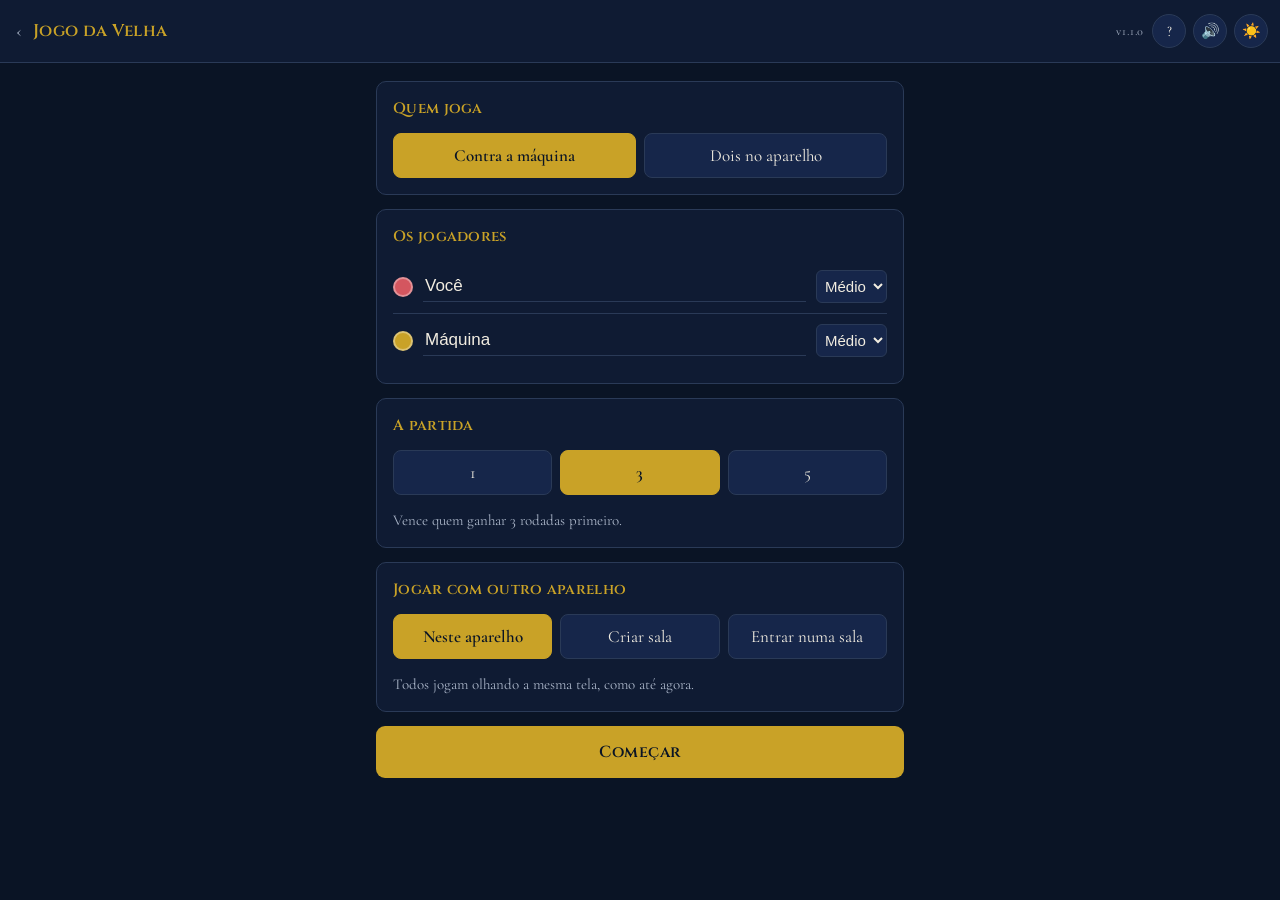
<file: jogo-da-velha.html>
<!DOCTYPE html>
<html lang="pt-BR">
<head>
<meta charset="utf-8">
<meta name="viewport" content="width=device-width, initial-scale=1, viewport-fit=cover">
<meta name="theme-color" content="#0F1B33">
<title>Jogo da Velha — Arena da Palavra</title>
<link rel="manifest" href="manifest.json">
<link rel="icon" type="image/png" sizes="32x32" href="icone-32.png">
<link rel="icon" type="image/png" sizes="192x192" href="icone-192.png">
<link rel="apple-touch-icon" href="icone-180.png">
<meta name="apple-mobile-web-app-capable" content="yes">
<meta name="apple-mobile-web-app-status-bar-style" content="black-translucent">
<meta name="apple-mobile-web-app-title" content="Arena da Palavra">
<link rel="preconnect" href="https://fonts.googleapis.com">
<link rel="preconnect" href="https://fonts.gstatic.com" crossorigin>
<link href="https://fonts.googleapis.com/css2?family=Cinzel:wght@500;600;700&family=Cormorant+Garamond:ital,wght@0,400;0,600;1,400&display=swap" rel="stylesheet">
<link rel="stylesheet" href="comum.css">
<style>
/* ---------- placar ---------- */
.placar{
  display:flex;align-items:stretch;gap:10px;margin-bottom:16px;
}
.placar .lado{
  flex:1;text-align:center;padding:11px 8px;border-radius:10px;
  background:var(--surface);border:1px solid var(--linha);
  transition:border-color .2s, background .2s;
}
.placar .lado.vez{
  border-color:var(--cor-lado);
  background:color-mix(in srgb, var(--cor-lado) 14%, var(--surface));
}
.placar .lado .quem{
  display:block;font-family:'Cinzel',serif;font-size:13px;
  color:var(--ink-dim);margin-bottom:4px;
  overflow:hidden;text-overflow:ellipsis;white-space:nowrap;
}
.placar .lado.vez .quem{color:var(--cor-lado)}
.placar .lado .pontos{
  font-size:29px;line-height:1;font-variant-numeric:tabular-nums;
  font-family:'Cinzel',serif;color:var(--cor-lado);
}
.placar .meio{
  align-self:center;font-size:13px;color:var(--ink-dim);
  text-align:center;min-width:58px;line-height:1.25;
}

/* ---------- tabuleiro ---------- */
.arena{position:relative;width:100%;max-width:380px;margin:0 auto}
#grade{width:100%;aspect-ratio:1;display:block;overflow:visible}
.hash{
  stroke:var(--gold);stroke-width:3.4;stroke-linecap:round;
  opacity:.85;
  stroke-dasharray:1;stroke-dashoffset:1;
  animation:tracar .6s ease-out forwards;
}
.hash:nth-of-type(2){animation-delay:.09s}
.hash:nth-of-type(3){animation-delay:.18s}
.hash:nth-of-type(4){animation-delay:.27s}
@keyframes tracar{to{stroke-dashoffset:0}}

.marca{stroke-linecap:round;fill:none;stroke-width:7;
  stroke-dasharray:1;stroke-dashoffset:1;animation:tracar .34s ease-out forwards}
.marca.dois{animation-delay:.2s}
.marca-x{stroke:var(--carmim-claro)}
.marca-o{stroke:var(--gold-soft)}

.risco{
  stroke:var(--ink);stroke-width:5.5;stroke-linecap:round;opacity:.9;
  stroke-dasharray:1;stroke-dashoffset:1;animation:tracar .5s ease-out .25s forwards;
}

.casas{position:absolute;inset:0;display:grid;grid-template-columns:repeat(3,1fr);grid-template-rows:repeat(3,1fr)}
.casa{
  border-radius:12px;background:transparent;
  transition:background .15s;
  -webkit-tap-highlight-color:transparent;
}
.casa.livre:hover,.casa.livre:focus-visible{background:rgba(201,162,39,.11)}
.casa.livre:active{background:rgba(201,162,39,.2)}
.casa:disabled{cursor:default}
.casa.alvo{background:rgba(201,162,39,.22)}

@media (prefers-reduced-motion:reduce){
  .hash,.marca,.risco{animation:none;stroke-dashoffset:0}
}

.resultado-rodada{
  text-align:center;margin-top:16px;min-height:52px;
}
.resultado-rodada .frase{font-family:'Cinzel',serif;font-size:18px;margin:0 0 10px}
.resultado-rodada .frase.venceu{color:var(--gold)}
</style>
</head>
<body>

<header></header>

<main>

<!-- ============ PREPARO ============ -->
<section class="tela ativa" id="telaPreparo">
  <div class="bloco">
    <h2>Quem joga</h2>
    <div class="escolhas" id="escModo"></div>
  </div>

  <div class="bloco">
    <h2>Os jogadores</h2>
    <div id="listaJogadores"></div>
  </div>

  <div class="bloco">
    <h2>A partida</h2>
    <div class="escolhas" id="escRodadas"></div>
    <p class="legenda" style="margin:14px 0 0" id="legendaRodadas">—</p>
  </div>

  <div id="painelSala"></div>

  <button class="principal" id="btnComecar">Começar</button>
</section>

<!-- ============ JOGO ============ -->
<section class="tela" id="telaJogo">
  <div class="placar">
    <div class="lado" id="ladoX"><span class="quem">—</span><span class="pontos">0</span></div>
    <div class="meio" id="meioPlacar">—</div>
    <div class="lado" id="ladoO"><span class="quem">—</span><span class="pontos">0</span></div>
  </div>

  <div class="arena">
    <svg id="grade" viewBox="0 0 300 300" aria-hidden="true">
      <g id="linhasHash">
        <line class="hash" pathLength="1" x1="103" y1="18"  x2="103" y2="282"/>
        <line class="hash" pathLength="1" x1="197" y1="18"  x2="197" y2="282"/>
        <line class="hash" pathLength="1" x1="18"  y1="103" x2="282" y2="103"/>
        <line class="hash" pathLength="1" x1="18"  y1="197" x2="282" y2="197"/>
      </g>
      <g id="marcas"></g>
      <g id="risco"></g>
    </svg>
    <div class="casas" id="casas"></div>
  </div>

  <p class="aviso" id="aviso">—</p>

  <div class="resultado-rodada" id="resultadoRodada"></div>

  <button class="secundario" id="btnSair">Encerrar e voltar</button>
</section>

<!-- ============ FIM ============ -->
<section class="tela" id="telaFim">
  <div class="fim">
    <h2 id="fimTitulo">—</h2>
    <p class="legenda" id="fimSub">—</p>
    <ol class="placar-lista" id="placarFinal"></ol>
    <button class="principal" id="btnDeNovo">Jogar de novo</button>
    <button class="secundario" id="btnVoltarPreparo">Mudar as opções</button>
  </div>
</section>

</main>

<script src="perguntas.js"></script>
<script src="comum.js"></script>
<script src="sala.js"></script>
<script>
"use strict";

/* =========================================================
   JOGO DA VELHA — Arena da Palavra
   Você escolhe a casa, depois responde. Acertou, marca.
   Errou, a casa fica livre e a vez passa.
   v1.0.0
   ========================================================= */

const VERSAO = "1.1.0";

const REGRAS = `
  <h2>Como se joga</h2>

  <h3>O objetivo</h3>
  <p>Formar uma fileira de três marcas suas: na horizontal, na vertical ou na diagonal.</p>

  <h3>A jogada</h3>
  <p>Escolha primeiro a casa que você quer. Só depois aparece a pergunta bíblica. Acertando, sua marca é desenhada ali. Errando, a casa continua livre e a vez passa para o outro — que pode tomar justamente aquela casa.</p>
  <p>Escolher antes de saber a pergunta é o que dá graça: você aposta na casa e depois tenta merecê-la.</p>

  <h3>Por que aqui ninguém empata sempre</h3>
  <p>No jogo da velha comum, dois jogadores atentos empatam toda vez. Com a pergunta no meio, errar custa a jogada, e a partida volta a poder ser ganha.</p>

  <h3>A partida</h3>
  <p>Vence quem chegar primeiro ao número de rodadas combinado. A cada nova rodada, quem começa é o outro.</p>

  <h3>Os níveis</h3>
  <p>O nível muda duas coisas ao mesmo tempo: a dificuldade das perguntas que você recebe e, quando joga contra a máquina, o quanto ela joga bem e o quanto ela acerta as perguntas.</p>
`;

const LINHAS = [
  [0,1,2],[3,4,5],[6,7,8],
  [0,3,6],[1,4,7],[2,5,8],
  [0,4,8],[2,4,6]
];

// centro de cada casa no sistema do SVG (300x300)
const CENTROS = [
  [58,58],[150,58],[242,58],
  [58,150],[150,150],[242,150],
  [58,242],[150,242],[242,242]
];

/* quanto a máquina joga bem no tabuleiro, por nível */
const ESPERTEZA = {1:0.15, 2:0.60, 3:1.0};

let cfg = {
  modo:"maquina",              // "maquina" | "dupla"
  alvo:3,                      // rodadas para vencer
  jogadores:[
    {marca:"X", nome:"Você",     tipo:"humano",  nivel:2},
    {marca:"O", nome:"Máquina",  tipo:"maquina", nivel:2}
  ]
};

let jogo = null;

/* ---------------------------------------------------------
   PREPARO
   --------------------------------------------------------- */

function montarPreparo(){
  UI.escolhas($("#escModo"),
    [{valor:"maquina", rotulo:"Contra a máquina"}, {valor:"dupla", rotulo:"Dois no aparelho"}],
    cfg.modo, v => {
      cfg.modo = v;
      cfg.jogadores[1].tipo = (v === "maquina") ? "maquina" : "humano";
      if(v === "maquina" && cfg.jogadores[1].nome === "Jogador 2") cfg.jogadores[1].nome = "Máquina";
      if(v === "dupla"   && cfg.jogadores[1].nome === "Máquina")   cfg.jogadores[1].nome = "Jogador 2";
      montarPreparo();
    });

  UI.escolhas($("#escRodadas"),
    [{valor:1,rotulo:"1"},{valor:3,rotulo:"3"},{valor:5,rotulo:"5"}],
    cfg.alvo, v => { cfg.alvo = v; montarPreparo(); });

  $("#legendaRodadas").textContent = cfg.alvo === 1
    ? "Uma rodada só decide tudo."
    : "Vence quem ganhar " + cfg.alvo + " rodadas primeiro.";

  const lista = $("#listaJogadores");
  lista.innerHTML = "";
  cfg.jogadores.forEach((j) => {
    const linha = document.createElement("div");
    linha.className = "jogador-linha";

    const bola = document.createElement("span");
    bola.className = "bolinha";
    bola.style.background = j.marca === "X" ? "var(--carmim-claro)" : "var(--gold)";
    bola.title = "Joga com " + j.marca;

    const nome = document.createElement("input");
    nome.type = "text"; nome.value = j.nome; nome.maxLength = 16;
    nome.setAttribute("aria-label", "Nome de quem joga com " + j.marca);
    nome.addEventListener("input", () => { j.nome = nome.value.trim() || ("Jogador " + j.marca); });

    const nivel = document.createElement("select");
    nivel.setAttribute("aria-label", "Nível de " + j.nome);
    [[1,"Fácil"],[2,"Médio"],[3,"Difícil"]].forEach(([v,t]) => {
      const o = document.createElement("option"); o.value = v; o.textContent = t;
      if(v === j.nivel) o.selected = true; nivel.appendChild(o);
    });
    nivel.addEventListener("change", () => { j.nivel = Number(nivel.value); });

    linha.append(bola, nome, nivel);
    lista.appendChild(linha);
  });
}

/* ---------------------------------------------------------
   PARTIDA
   --------------------------------------------------------- */

function comecar(){
  Banco.zerar();
  jogo = {
    pontos:{X:0, O:0},
    rodada:1,
    comeca:"X",
    casas:Array(9).fill(null),
    vez:"X",
    fase:"escolher",
    pendente:null
  };
  UI.trocarTela("telaJogo");
  montarCasas();
  novaRodada(true);
  publicar();
}

function jogadorDe(marca){ return cfg.jogadores.find(j => j.marca === marca); }

function montarCasas(){
  const cx = $("#casas");
  cx.innerHTML = "";
  for(let i = 0; i < 9; i++){
    const b = document.createElement("button");
    b.className = "casa";
    b.dataset.i = i;
    b.setAttribute("aria-label", "Casa " + (i+1));
    b.addEventListener("click", () => escolherCasa(i));
    cx.appendChild(b);
  }
}

function novaRodada(primeira){
  jogo.rodadaFechada = false;
  jogo.casas = Array(9).fill(null);
  jogo.vez = jogo.comeca;
  jogo.fase = "escolher";
  jogo.pendente = null;
  $("#marcas").innerHTML = "";
  $("#risco").innerHTML = "";
  $("#resultadoRodada").innerHTML = "";
  if(!primeira){
    // redesenha o hash para a animação acontecer de novo
    const g = $("#linhasHash");
    g.innerHTML = g.innerHTML;
  }
  atualizarPlacar();
  seguirVez();
}

function atualizarPlacar(){
  const jx = jogadorDe("X"), jo = jogadorDe("O");
  const lx = $("#ladoX"), lo = $("#ladoO");
  lx.style.setProperty("--cor-lado", "var(--carmim-claro)");
  lo.style.setProperty("--cor-lado", "var(--gold-soft)");
  $(".quem", lx).textContent = jx.nome;
  $(".quem", lo).textContent = jo.nome;
  $(".pontos", lx).textContent = jogo.pontos.X;
  $(".pontos", lo).textContent = jogo.pontos.O;
  lx.classList.toggle("vez", jogo.vez === "X");
  lo.classList.toggle("vez", jogo.vez === "O");
  $("#meioPlacar").innerHTML = cfg.alvo === 1
    ? "rodada<br>única"
    : "rodada " + jogo.rodada + "<br>até " + cfg.alvo;
}

function seguirVez(){
  atualizarPlacar();
  const j = jogadorDe(jogo.vez);

  if(Sala.ativa() && !souDaVez()){
    travarCasas(true);
    return avisar("Aguardando " + j.nome + " jogar no outro aparelho…");
  }

  if(j.tipo === "maquina"){
    travarCasas(true);
    avisar(j.nome + " está pensando…");
    setTimeout(jogadaDaMaquina, 750);
  } else {
    travarCasas(false);
    avisar(j.nome + ", escolha uma casa.");
  }
}

function travarCasas(travar){
  $$("#casas .casa").forEach((b, i) => {
    const livre = jogo.casas[i] === null;
    b.disabled = travar || !livre;
    b.classList.toggle("livre", !travar && livre);
    b.classList.remove("alvo");
  });
}

function avisar(txt){ $("#aviso").textContent = txt || ""; }

/* ---------- a jogada ---------- */

function escolherCasa(i){
  if(jogo.fase !== "escolher") return;
  // a trava fica aqui, e não no botão
  if(!souDaVez()) return;
  if(jogo.casas[i] !== null) return;

  jogo.fase = "respondendo";
  jogo.pendente = i;
  Som.toque();
  $$("#casas .casa")[i].classList.add("alvo");
  travarCasas(true);

  const j = jogadorDe(jogo.vez);
  Sala.aoAbrirPergunta();
  Pergunta.abrir({
    para: j.nome,
    nivel: j.nivel,
    texto: (acertou) => acertou
      ? "Resposta certa. A casa é sua."
      : "Resposta errada. A casa fica livre e a vez passa.",
    aoResponder: (acertou) => {
      resolver(acertou);
      Sala.aoFecharPergunta();
    }
  });
}

function jogadaDaMaquina(){
  const j = jogadorDe(jogo.vez);
  const i = escolhaDaMaquina(j);
  jogo.pendente = i;
  $$("#casas .casa")[i].classList.add("alvo");
  Som.toque();

  const acertou = Math.random() < ACERTO_MAQUINA[j.nivel];
  setTimeout(() => {
    if(acertou) Som.acerto(); else Som.erro();
    avisar(j.nome + (acertou ? " acertou a pergunta." : " errou a pergunta."));
    setTimeout(() => resolver(acertou), 900);
  }, 550);
}

function resolver(acertou){
  const i = jogo.pendente;
  $$("#casas .casa").forEach(b => b.classList.remove("alvo"));
  if(i === null || i === undefined) return seguirVez();

  if(acertou){
    jogo.casas[i] = jogo.vez;
    desenharMarca(i, jogo.vez);
    Som.marcar();
    publicar();   // o outro aparelho vê a marca aparecer na hora
  }

  const venc = vencedor(jogo.casas);
  if(venc){ return setTimeout(() => fimDaRodada(venc.marca, venc.linha), 700); }
  if(jogo.casas.every(c => c !== null)){ return setTimeout(() => fimDaRodada(null, null), 700); }

  jogo.vez = jogo.vez === "X" ? "O" : "X";
  jogo.fase = "escolher";
  publicar();
  setTimeout(seguirVez, 350);
}

function vencedor(casas){
  for(const l of LINHAS){
    const [a,b,c] = l;
    if(casas[a] && casas[a] === casas[b] && casas[a] === casas[c])
      return {marca:casas[a], linha:l};
  }
  return null;
}

/* ---------- desenho ---------- */

function svgEl(tag, attrs){
  const e = document.createElementNS("http://www.w3.org/2000/svg", tag);
  for(const k in attrs) e.setAttribute(k, attrs[k]);
  return e;
}

function desenharMarca(i, marca){
  const [cx, cy] = CENTROS[i];
  const g = $("#marcas");
  const r = 30;

  if(marca === "X"){
    // dois traços ligeiramente tortos, como feitos à mão
    const t = 3;
    g.appendChild(svgEl("line", {
      class:"marca marca-x", pathLength:1,
      x1:cx-r, y1:cy-r+t, x2:cx+r, y2:cy+r
    }));
    g.appendChild(svgEl("line", {
      class:"marca marca-x dois", pathLength:1,
      x1:cx+r-t, y1:cy-r, x2:cx-r, y2:cy+r-t
    }));
  } else {
    // círculo aberto num ponto, como quem desenha sem fechar direito
    const a0 = -0.35, a1 = a0 + Math.PI * 1.93;
    const p1 = [cx + r*Math.cos(a0), cy + r*Math.sin(a0)];
    const p2 = [cx + r*Math.cos(a1), cy + r*Math.sin(a1)];
    g.appendChild(svgEl("path", {
      class:"marca marca-o", pathLength:1,
      d:"M " + p1[0].toFixed(1) + " " + p1[1].toFixed(1) +
        " A " + r + " " + r + " 0 1 1 " + p2[0].toFixed(1) + " " + p2[1].toFixed(1)
    }));
  }
}

function riscarLinha(linha){
  const [a,,c] = linha;
  const p1 = CENTROS[a], p2 = CENTROS[c];
  // estende um pouco para fora das marcas
  const dx = p2[0]-p1[0], dy = p2[1]-p1[1];
  const comp = Math.hypot(dx,dy) || 1;
  const ex = (dx/comp) * 26, ey = (dy/comp) * 26;
  $("#risco").appendChild(svgEl("line", {
    class:"risco", pathLength:1,
    x1:p1[0]-ex, y1:p1[1]-ey, x2:p2[0]+ex, y2:p2[1]+ey
  }));
}

/* ---------- fim de rodada e de partida ---------- */

/* contar = false quando a rodada já foi contada no outro aparelho
   e este aqui só precisa mostrar o resultado. */
function fimDaRodada(marca, linha, contar){
  jogo.fase = "parado";
  travarCasas(true);
  avisar("");

  const cx = $("#resultadoRodada");
  const frase = document.createElement("p");
  frase.className = "frase";

  if(marca){
    riscarLinha(linha);
    if(contar !== false){ jogo.pontos[marca]++; jogo.rodadaFechada = true; }
    frase.textContent = jogadorDe(marca).nome + " ganhou a rodada";
    frase.classList.add("venceu");
    Som.chegou();
  } else {
    frase.textContent = "Deu velha";
    if(contar !== false) jogo.rodadaFechada = true;
    Som.empate();
  }

  atualizarPlacar();
  cx.appendChild(frase);
  publicar();

  const acabou = jogo.pontos.X >= cfg.alvo || jogo.pontos.O >= cfg.alvo;
  if(acabou) return setTimeout(fimDaPartida, 1400);

  const b = document.createElement("button");
  b.className = "principal";
  // numa sala, só quem abriu comanda a passagem de rodada:
  // se os dois pudessem apertar, a rodada avançaria duas vezes
  const comando = Sala.comando();
  b.textContent = comando ? "Próxima rodada" : "Aguardando a próxima rodada…";
  b.disabled = !comando;
  if(comando) b.addEventListener("click", () => {
    jogo.rodada++;
    jogo.comeca = jogo.comeca === "X" ? "O" : "X";
    novaRodada(false);
    publicar();
  });
  cx.appendChild(b);
  if(comando) b.focus();
}

function fimDaPartida(){
  const campeaoMarca = jogo.pontos.X > jogo.pontos.O ? "X" : "O";
  const campeao = jogadorDe(campeaoMarca);
  Som.vitoria();

  $("#fimTitulo").textContent = campeao.nome + " venceu";
  $("#fimSub").textContent = jogo.pontos.X + " a " + jogo.pontos.O +
    " em " + jogo.rodada + (jogo.rodada === 1 ? " rodada" : " rodadas");

  const ol = $("#placarFinal");
  ol.innerHTML = "";
  ["X","O"].sort((a,b) => jogo.pontos[b] - jogo.pontos[a]).forEach(m => {
    const li = document.createElement("li");
    const bola = document.createElement("span");
    bola.className = "bolinha";
    bola.style.background = m === "X" ? "var(--carmim-claro)" : "var(--gold)";
    const nome = document.createElement("span");
    nome.textContent = jogadorDe(m).nome;
    const pts = document.createElement("span");
    pts.style.flex = "0"; pts.style.color = "var(--ink-dim)";
    pts.textContent = jogo.pontos[m];
    li.append(bola, nome, pts);
    ol.appendChild(li);
  });

  UI.trocarTela("telaFim");
}

/* ---------------------------------------------------------
   A MÁQUINA
   Joga perfeito no nível difícil. Nos níveis mais fáceis,
   às vezes joga a esmo de propósito — senão nunca perde.
   --------------------------------------------------------- */

function escolhaDaMaquina(j){
  const livres = jogo.casas.map((c,i) => c === null ? i : -1).filter(i => i >= 0);
  if(Math.random() > ESPERTEZA[j.nivel]){
    return livres[Math.floor(Math.random() * livres.length)];
  }

  const eu = jogo.vez, ele = eu === "X" ? "O" : "X";
  let melhor = -Infinity, escolha = livres[0];

  for(const i of livres){
    const copia = jogo.casas.slice();
    copia[i] = eu;
    const nota = minimax(copia, ele, eu, 1);
    if(nota > melhor){ melhor = nota; escolha = i; }
  }
  return escolha;
}

function minimax(casas, daVez, eu, prof){
  const v = vencedor(casas);
  if(v) return v.marca === eu ? (10 - prof) : (prof - 10);
  const livres = casas.map((c,i) => c === null ? i : -1).filter(i => i >= 0);
  if(livres.length === 0) return 0;

  const outro = daVez === "X" ? "O" : "X";
  let melhor = daVez === eu ? -Infinity : Infinity;
  for(const i of livres){
    const copia = casas.slice();
    copia[i] = daVez;
    const nota = minimax(copia, outro, eu, prof + 1);
    melhor = daVez === eu ? Math.max(melhor, nota) : Math.min(melhor, nota);
  }
  return melhor;
}

/* ---------------------------------------------------------
   SALA — o mesmo estado dos dois lados

   O aparelho que joga descreve a partida inteira e publica.
   O outro recebe, redesenha e espera a sua vez. Nenhuma jogada
   é recalculada do outro lado: o que vale é o estado recebido.
   --------------------------------------------------------- */

function lugarDaVez(){ return jogo && jogo.vez === "X" ? 0 : 1; }

function souDaVez(){
  return !Sala.ativa() || Sala.minhaVez(lugarDaVez());
}

function retratar(){
  if(!jogo) return null;
  return {
    alvo: cfg.alvo,
    nomes: cfg.jogadores.map(j => j.nome),
    niveis: cfg.jogadores.map(j => j.nivel),
    pontos: jogo.pontos,
    rodada: jogo.rodada,
    comeca: jogo.comeca,
    casas: jogo.casas,
    vez: jogo.vez,
    fechada: !!jogo.rodadaFechada,
    fase: jogo.fase === "respondendo" ? "escolher" : jogo.fase
  };
}

function aplicarEstado(d){
  cfg.alvo = d.alvo;
  cfg.jogadores.forEach((j, i) => {
    j.nome = (d.nomes[i] === "Máquina") ? "Jogador 2" : d.nomes[i];
    j.nivel = d.niveis[i];
    j.tipo = "humano";           // numa sala, os dois lados são pessoas
  });
  if(!jogo){ UI.trocarTela("telaJogo"); montarCasas(); }
  jogo = jogo || {};
  jogo.pontos = d.pontos;
  jogo.rodada = d.rodada;
  jogo.comeca = d.comeca;
  jogo.casas = d.casas;
  jogo.vez = d.vez;
  jogo.fase = d.fase;
  jogo.pendente = null;
  jogo.rodadaFechada = !!d.fechada;

  $("#marcas").innerHTML = "";
  $("#risco").innerHTML = "";
  $("#resultadoRodada").innerHTML = "";
  d.casas.forEach((m, i) => { if(m) desenharMarca(i, m); });

  const venc = vencedor(jogo.casas);
  const cheio = jogo.casas.every(c => c !== null);
  if((venc || cheio) && !d.fechada){
    travarCasas(true);
    return avisar("Rodada encerrada. Aguardando o outro aparelho…");
  }
  if(venc) return fimDaRodada(venc.marca, venc.linha, false);
  if(cheio) return fimDaRodada(null, null, false);
  seguirVez();
}

function publicar(){ Sala.enviar(); }

/* ---------------------------------------------------------
   LIGAÇÕES
   --------------------------------------------------------- */

UI.iniciar({
  titulo:"Jogo da Velha",
  versao:VERSAO,
  regras:REGRAS,
  voltar:"index.html"
});

Sala.montarPainel($("#painelSala"), {
  jogoId: "velha",
  lugares: 2,
  retratar: retratar,
  aplicar: aplicarEstado,
  aoMudarGente: (n) => { if(jogo && jogo.fase !== "fim" && n < 2) avisar("O outro aparelho saiu da sala."); },
  aoLigar: (lugar) => {
    // numa sala os dois são pessoas, e só o dono aperta "Começar"
    cfg.modo = "dupla";
    cfg.jogadores[1].tipo = "humano";
    if(cfg.jogadores[1].nome === "Máquina") cfg.jogadores[1].nome = "Jogador 2";
    montarPreparo();
    $("#btnComecar").textContent = lugar === 0
      ? "Começar (você comanda)" : "Esperando o outro aparelho começar";
    $("#btnComecar").disabled = lugar !== 0;
  },
  aoDesligar: () => {
    if(Sala.ativa()) Sala.fechar();
    $("#btnComecar").textContent = "Começar";
    $("#btnComecar").disabled = false;
  }
});

$("#btnComecar").addEventListener("click", comecar);
$("#btnSair").addEventListener("click", () => UI.trocarTela("telaPreparo"));
$("#btnDeNovo").addEventListener("click", comecar);
$("#btnVoltarPreparo").addEventListener("click", () => UI.trocarTela("telaPreparo"));

montarPreparo();
</script>
</body>
</html>
</file>
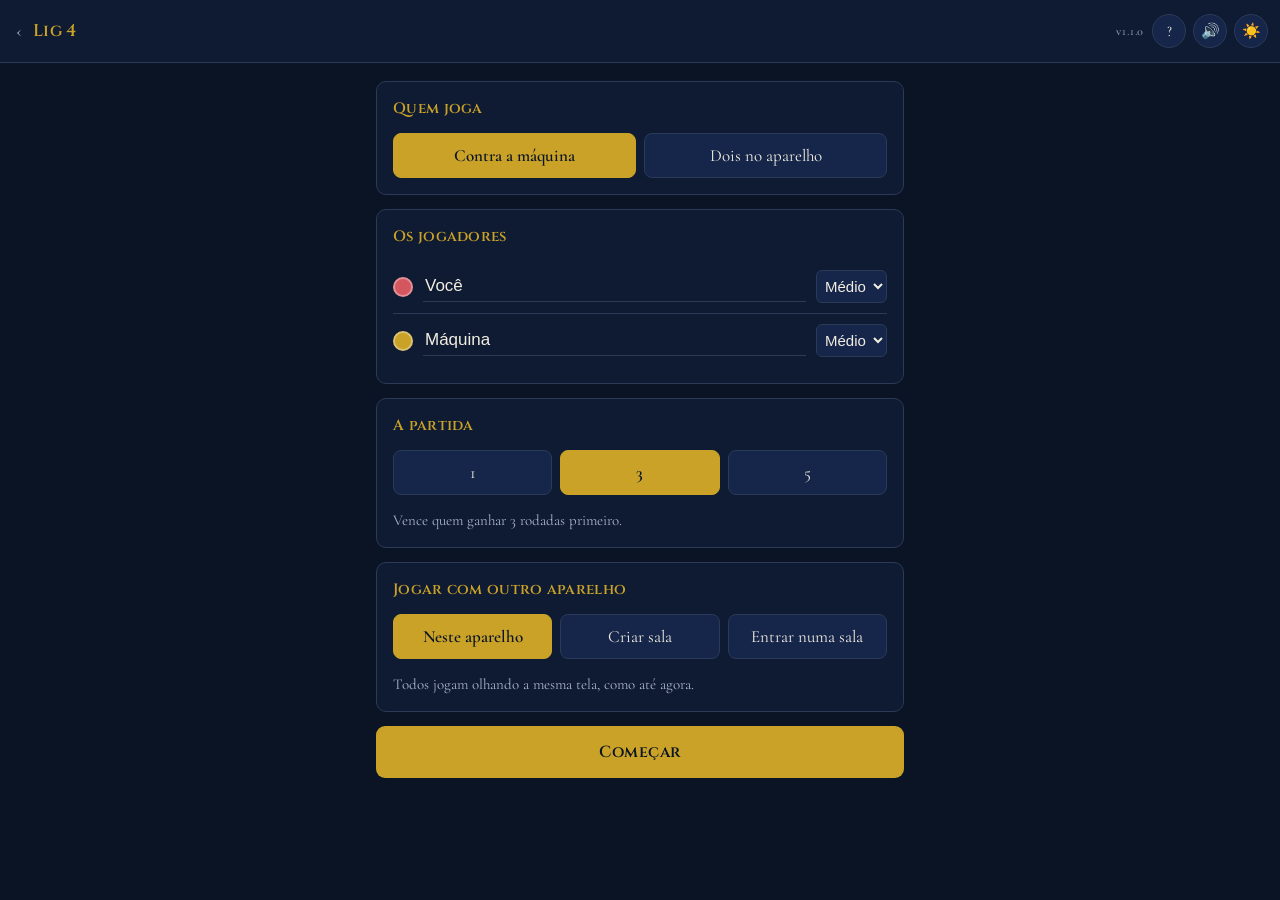
<file: lig4.html>
<!DOCTYPE html>
<html lang="pt-BR">
<head>
<meta charset="utf-8">
<meta name="viewport" content="width=device-width, initial-scale=1, viewport-fit=cover">
<meta name="theme-color" content="#0F1B33">
<title>Lig 4 — Arena da Palavra</title>
<link rel="manifest" href="manifest.json">
<link rel="icon" type="image/png" sizes="32x32" href="icone-32.png">
<link rel="icon" type="image/png" sizes="192x192" href="icone-192.png">
<link rel="apple-touch-icon" href="icone-180.png">
<meta name="apple-mobile-web-app-capable" content="yes">
<meta name="apple-mobile-web-app-status-bar-style" content="black-translucent">
<meta name="apple-mobile-web-app-title" content="Arena da Palavra">
<link rel="preconnect" href="https://fonts.googleapis.com">
<link rel="preconnect" href="https://fonts.gstatic.com" crossorigin>
<link href="https://fonts.googleapis.com/css2?family=Cinzel:wght@500;600;700&family=Cormorant+Garamond:ital,wght@0,400;0,600;1,400&display=swap" rel="stylesheet">
<link rel="stylesheet" href="comum.css">
<style>
/* ---------- placar ---------- */
.placar{display:flex;align-items:stretch;gap:10px;margin-bottom:14px}
.placar .lado{
  flex:1;text-align:center;padding:11px 8px;border-radius:10px;
  background:var(--surface);border:1px solid var(--linha);
  transition:border-color .2s, background .2s;
}
.placar .lado.vez{border-color:var(--cor-lado);background:color-mix(in srgb, var(--cor-lado) 14%, var(--surface))}
.placar .lado .quem{
  display:block;font-family:'Cinzel',serif;font-size:13px;color:var(--ink-dim);
  margin-bottom:4px;overflow:hidden;text-overflow:ellipsis;white-space:nowrap;
}
.placar .lado.vez .quem{color:var(--cor-lado)}
.placar .lado .pontos{font-size:29px;line-height:1;font-family:'Cinzel',serif;color:var(--cor-lado);font-variant-numeric:tabular-nums}
.placar .meio{align-self:center;font-size:13px;color:var(--ink-dim);text-align:center;min-width:58px;line-height:1.25}

/* ---------- tabuleiro ---------- */
.arena{width:100%;max-width:400px;margin:0 auto}

/* uma grade única de 42 furos: a altura sai do aspect-ratio de cada furo,
   sem depender de porcentagens que o navegador não consegue resolver */
/* O espaçamento é em pixels de propósito. Porcentagem no sentido vertical
   se calcula sobre a altura do container, que aqui só existe depois que os
   furos são medidos — e o navegador acaba somando os vãos por fora,
   empurrando a última fileira para fora da moldura. */
.painel{
  display:grid;grid-template-columns:repeat(7,1fr);
  gap:6px;align-content:start;
  background:var(--surface);border:1px solid var(--linha);
  border-radius:12px;padding:8px;overflow:hidden;
}
@media (max-width:380px){ .painel{gap:4px;padding:6px} }
.furo{
  width:100%;aspect-ratio:1;border-radius:50%;padding:0;border:none;
  background:var(--bg);box-shadow:inset 0 2px 5px rgba(0,0,0,.5);
  display:grid;place-items:center;overflow:visible;
  -webkit-tap-highlight-color:transparent;transition:box-shadow .15s;
}
[data-tema="claro"] .furo{background:#DCD4C2;box-shadow:inset 0 2px 4px rgba(0,0,0,.18)}
.furo:disabled{cursor:default}
.furo.realce{box-shadow:inset 0 2px 5px rgba(0,0,0,.5), 0 0 0 2px var(--gold)}
.furo.alvo{box-shadow:inset 0 2px 5px rgba(0,0,0,.5), 0 0 0 3px var(--gold)}

.disco{
  width:88%;height:88%;border-radius:50%;
  box-shadow:inset 0 -3px 5px rgba(0,0,0,.35), inset 0 3px 5px rgba(255,255,255,.35);
  animation:cair .4s cubic-bezier(.45,0,.75,1);
}
@keyframes cair{from{transform:translateY(var(--de,-600%))}}
.disco.venceu{
  animation:brilha 1s ease-in-out infinite;
  box-shadow:0 0 0 3px var(--ink), inset 0 -3px 5px rgba(0,0,0,.35);
}
@keyframes brilha{50%{box-shadow:0 0 0 4px var(--ink), 0 0 14px var(--ink)}}
.disco.x{background:var(--carmim-claro)}
.disco.o{background:var(--gold-soft)}
@media (prefers-reduced-motion:reduce){.disco,.disco.venceu{animation:none}}

.resultado-rodada{text-align:center;margin-top:16px;min-height:52px}
.resultado-rodada .frase{font-family:'Cinzel',serif;font-size:18px;margin:0 0 10px}
.resultado-rodada .frase.venceu{color:var(--gold)}
</style>
</head>
<body>

<header></header>

<main>

<!-- ============ PREPARO ============ -->
<section class="tela ativa" id="telaPreparo">
  <div class="bloco">
    <h2>Quem joga</h2>
    <div class="escolhas" id="escModo"></div>
  </div>

  <div class="bloco">
    <h2>Os jogadores</h2>
    <div id="listaJogadores"></div>
  </div>

  <div class="bloco">
    <h2>A partida</h2>
    <div class="escolhas" id="escRodadas"></div>
    <p class="legenda" style="margin:14px 0 0" id="legendaRodadas">—</p>
  </div>

  <div id="painelSala"></div>

  <button class="principal" id="btnComecar">Começar</button>
</section>

<!-- ============ JOGO ============ -->
<section class="tela" id="telaJogo">
  <div class="placar">
    <div class="lado" id="ladoX"><span class="quem">—</span><span class="pontos">0</span></div>
    <div class="meio" id="meioPlacar">—</div>
    <div class="lado" id="ladoO"><span class="quem">—</span><span class="pontos">0</span></div>
  </div>

  <div class="arena">
    <div class="painel" id="painel"></div>
  </div>

  <p class="aviso" id="aviso">—</p>
  <div class="resultado-rodada" id="resultadoRodada"></div>
  <button class="secundario" id="btnSair">Encerrar e voltar</button>
</section>

<!-- ============ FIM ============ -->
<section class="tela" id="telaFim">
  <div class="fim">
    <h2 id="fimTitulo">—</h2>
    <p class="legenda" id="fimSub">—</p>
    <ol class="placar-lista" id="placarFinal"></ol>
    <button class="principal" id="btnDeNovo">Jogar de novo</button>
    <button class="secundario" id="btnVoltarPreparo">Mudar as opções</button>
  </div>
</section>

</main>

<script src="perguntas.js"></script>
<script src="comum.js"></script>
<script src="sala.js"></script>
<script>
"use strict";

/* =========================================================
   LIG 4 — Arena da Palavra
   Escolha a coluna, responda a pergunta, a peça cai.
   v1.0.0
   ========================================================= */

const VERSAO = "1.1.0";
const COLS = 7, LINS = 6;

const REGRAS = `
  <h2>Como se joga</h2>

  <h3>O objetivo</h3>
  <p>Alinhar quatro peças da sua cor: em pé, deitadas ou na diagonal.</p>

  <h3>A jogada</h3>
  <p>Toque na coluna onde quer soltar a peça. A pergunta bíblica aparece depois. Acertando, a peça cai e ocupa a casa mais baixa livre daquela coluna. Errando, nada cai e a vez passa.</p>
  <p>Como na Velha, você escolhe a coluna antes de conhecer a pergunta.</p>

  <h3>Por que a coluna do meio vale mais</h3>
  <p>Uma peça no centro participa de muito mais combinações de quatro do que uma peça na borda. Vale disputar o meio desde o começo.</p>

  <h3>A partida</h3>
  <p>Vence quem chegar primeiro ao número de rodadas combinado. A cada rodada, quem começa é o outro.</p>

  <h3>Os níveis</h3>
  <p>O nível muda a dificuldade das suas perguntas e, contra a máquina, o quanto ela enxerga à frente: no fácil ela quase não pensa, no difícil ela calcula seis jogadas adiante.</p>
`;

/* profundidade da busca da máquina, por nível */
const VISAO = {1:{prof:1, acaso:0.55}, 2:{prof:4, acaso:0.10}, 3:{prof:6, acaso:0}};

let cfg = {
  modo:"maquina",
  alvo:3,
  jogadores:[
    {marca:"X", nome:"Você",    tipo:"humano",  nivel:2},
    {marca:"O", nome:"Máquina", tipo:"maquina", nivel:2}
  ]
};
let jogo = null;

const idx = (l, c) => l * COLS + c;

/* ---------------------------------------------------------
   PREPARO
   --------------------------------------------------------- */

function montarPreparo(){
  UI.escolhas($("#escModo"),
    [{valor:"maquina", rotulo:"Contra a máquina"}, {valor:"dupla", rotulo:"Dois no aparelho"}],
    cfg.modo, v => {
      cfg.modo = v;
      cfg.jogadores[1].tipo = (v === "maquina") ? "maquina" : "humano";
      if(v === "maquina" && cfg.jogadores[1].nome === "Jogador 2") cfg.jogadores[1].nome = "Máquina";
      if(v === "dupla"   && cfg.jogadores[1].nome === "Máquina")   cfg.jogadores[1].nome = "Jogador 2";
      montarPreparo();
    });

  UI.escolhas($("#escRodadas"),
    [{valor:1,rotulo:"1"},{valor:3,rotulo:"3"},{valor:5,rotulo:"5"}],
    cfg.alvo, v => { cfg.alvo = v; montarPreparo(); });

  $("#legendaRodadas").textContent = cfg.alvo === 1
    ? "Uma rodada só decide tudo."
    : "Vence quem ganhar " + cfg.alvo + " rodadas primeiro.";

  const lista = $("#listaJogadores");
  lista.innerHTML = "";
  cfg.jogadores.forEach(j => {
    const linha = document.createElement("div");
    linha.className = "jogador-linha";

    const bola = document.createElement("span");
    bola.className = "bolinha";
    bola.style.background = j.marca === "X" ? "var(--carmim-claro)" : "var(--gold)";

    const nome = document.createElement("input");
    nome.type = "text"; nome.value = j.nome; nome.maxLength = 16;
    nome.setAttribute("aria-label", "Nome de quem joga com as peças " + (j.marca === "X" ? "vermelhas" : "douradas"));
    nome.addEventListener("input", () => { j.nome = nome.value.trim() || ("Jogador " + j.marca); });

    const nivel = document.createElement("select");
    nivel.setAttribute("aria-label", "Nível");
    [[1,"Fácil"],[2,"Médio"],[3,"Difícil"]].forEach(([v,t]) => {
      const o = document.createElement("option"); o.value = v; o.textContent = t;
      if(v === j.nivel) o.selected = true; nivel.appendChild(o);
    });
    nivel.addEventListener("change", () => { j.nivel = Number(nivel.value); });

    linha.append(bola, nome, nivel);
    lista.appendChild(linha);
  });
}

/* ---------------------------------------------------------
   PARTIDA
   --------------------------------------------------------- */

function comecar(){
  Banco.zerar();
  jogo = { pontos:{X:0,O:0}, rodada:1, comeca:"X", casas:null, vez:"X", fase:"parado", pendente:null };
  UI.trocarTela("telaJogo");
  montarPainel();
  novaRodada();
  publicar();
}

function jogadorDe(m){ return cfg.jogadores.find(j => j.marca === m); }

function montarPainel(){
  const p = $("#painel");
  p.innerHTML = "";
  for(let l = 0; l < LINS; l++){
    for(let c = 0; c < COLS; c++){
      const f = document.createElement("button");
      f.className = "furo";
      f.dataset.l = l; f.dataset.c = c;
      f.setAttribute("aria-label", "Soltar na coluna " + (c+1));
      f.addEventListener("click", () => escolherColuna(c));
      f.addEventListener("mouseenter", () => realcar(c, true));
      f.addEventListener("mouseleave", () => realcar(c, false));
      p.appendChild(f);
    }
  }
}

function furosDa(c){ return $$('#painel .furo[data-c="' + c + '"]'); }

function realcar(c, ligar){
  if(!jogo || jogo.fase !== "escolher") return;
  if(alturaLivre(jogo.casas, c) < 0) return;
  furosDa(c).forEach(f => f.classList.toggle("realce", ligar));
}

function novaRodada(){
  jogo.rodadaFechada = false;
  jogo.casas = Array(COLS * LINS).fill(null);
  jogo.vez = jogo.comeca;
  jogo.fase = "escolher";
  jogo.pendente = null;
  $$("#painel .furo").forEach(f => { f.innerHTML = ""; f.classList.remove("alvo","realce"); });
  $("#resultadoRodada").innerHTML = "";
  atualizarPlacar();
  seguirVez();
}

function atualizarPlacar(){
  const lx = $("#ladoX"), lo = $("#ladoO");
  lx.style.setProperty("--cor-lado", "var(--carmim-claro)");
  lo.style.setProperty("--cor-lado", "var(--gold-soft)");
  $(".quem", lx).textContent = jogadorDe("X").nome;
  $(".quem", lo).textContent = jogadorDe("O").nome;
  $(".pontos", lx).textContent = jogo.pontos.X;
  $(".pontos", lo).textContent = jogo.pontos.O;
  lx.classList.toggle("vez", jogo.vez === "X");
  lo.classList.toggle("vez", jogo.vez === "O");
  $("#meioPlacar").innerHTML = cfg.alvo === 1
    ? "rodada<br>única"
    : "rodada " + jogo.rodada + "<br>até " + cfg.alvo;
}

function seguirVez(){
  atualizarPlacar();
  const j = jogadorDe(jogo.vez);
  if(Sala.ativa() && !souDaVez()){
    travar(true);
    return avisar("Aguardando " + j.nome + " jogar no outro aparelho…");
  }
  if(j.tipo === "maquina"){
    travar(true);
    avisar(j.nome + " está pensando…");
    setTimeout(jogadaDaMaquina, 700);
  } else {
    travar(false);
    avisar(j.nome + ", escolha uma coluna.");
  }
}

function travar(t){
  $$("#painel .furo").forEach(f => {
    const livre = alturaLivre(jogo.casas, Number(f.dataset.c)) >= 0;
    f.disabled = t || !livre;
    f.classList.remove("alvo", "realce");
  });
}

function avisar(t){ $("#aviso").textContent = t || ""; }

/* a linha mais baixa livre de uma coluna, ou -1 se cheia */
function alturaLivre(casas, c){
  for(let l = LINS - 1; l >= 0; l--) if(casas[idx(l,c)] === null) return l;
  return -1;
}

/* ---------- a jogada ---------- */

function escolherColuna(c){
  if(jogo.fase !== "escolher") return;
  // a trava fica aqui, e não no botão: se o estado do outro aparelho
  // chega com um instante de atraso, a tela ainda pode estar liberada
  if(!souDaVez()) return;
  if(alturaLivre(jogo.casas, c) < 0) return;

  jogo.fase = "respondendo";
  jogo.pendente = c;
  Som.toque();
  travar(true);
  furosDa(c).forEach(f => f.classList.add("alvo"));

  const j = jogadorDe(jogo.vez);
  Sala.aoAbrirPergunta();
  Pergunta.abrir({
    para: j.nome,
    nivel: j.nivel,
    texto: a => a ? "Resposta certa. A peça cai." : "Resposta errada. Nada cai e a vez passa.",
    aoResponder: (acertou) => { resolver(acertou); Sala.aoFecharPergunta(); }
  });
}

function jogadaDaMaquina(){
  const j = jogadorDe(jogo.vez);
  const c = escolhaDaMaquina(j);
  jogo.pendente = c;
  furosDa(c).forEach(f => f.classList.add("alvo"));
  Som.toque();

  const acertou = Math.random() < ACERTO_MAQUINA[j.nivel];
  setTimeout(() => {
    if(acertou) Som.acerto(); else Som.erro();
    avisar(j.nome + (acertou ? " acertou a pergunta." : " errou a pergunta."));
    setTimeout(() => resolver(acertou), 850);
  }, 500);
}

function resolver(acertou){
  const c = jogo.pendente;
  $$("#painel .furo").forEach(f => f.classList.remove("alvo","realce"));
  if(c === null || c === undefined) return seguirVez();

  if(acertou){
    const l = alturaLivre(jogo.casas, c);
    if(l >= 0){
      jogo.casas[idx(l,c)] = jogo.vez;
      soltarDisco(l, c, jogo.vez);
      Som.marcar();
      publicar();   // o outro aparelho vê a peça cair na hora
    }
  }

  const venc = vencedor(jogo.casas);
  if(venc) return setTimeout(() => fimDaRodada(venc.marca, venc.casas), 750);
  if(jogo.casas.every(x => x !== null)) return setTimeout(() => fimDaRodada(null, null), 750);

  jogo.vez = jogo.vez === "X" ? "O" : "X";
  jogo.fase = "escolher";
  publicar();
  setTimeout(seguirVez, 320);
}

function soltarDisco(l, c, marca){
  const furo = $('#painel .furo[data-l="' + l + '"][data-c="' + c + '"]');
  if(!furo) return;
  const d = document.createElement("span");
  d.className = "disco " + (marca === "X" ? "x" : "o");
  d.style.setProperty("--de", (-(l + 1) * 106) + "%");
  furo.innerHTML = "";
  furo.appendChild(d);
}

/* ---------- quem venceu ---------- */

const DIRECOES = [[0,1],[1,0],[1,1],[1,-1]];

function vencedor(casas){
  for(let l = 0; l < LINS; l++){
    for(let c = 0; c < COLS; c++){
      const m = casas[idx(l,c)];
      if(!m) continue;
      for(const [dl,dc] of DIRECOES){
        const fim_l = l + 3*dl, fim_c = c + 3*dc;
        if(fim_l < 0 || fim_l >= LINS || fim_c < 0 || fim_c >= COLS) continue;
        let bate = true;
        const grupo = [];
        for(let k = 0; k < 4; k++){
          const p = idx(l + k*dl, c + k*dc);
          if(casas[p] !== m){ bate = false; break; }
          grupo.push(p);
        }
        if(bate) return {marca:m, casas:grupo};
      }
    }
  }
  return null;
}

/* ---------- fim ---------- */

function fimDaRodada(marca, casasVencedoras, contar){
  jogo.fase = "parado";
  travar(true);
  avisar("");

  const cx = $("#resultadoRodada");
  const frase = document.createElement("p");
  frase.className = "frase";

  if(marca){
    casasVencedoras.forEach(p => {
      const l = Math.floor(p / COLS), c = p % COLS;
      const d = $('#painel .furo[data-l="' + l + '"][data-c="' + c + '"] .disco');
      if(d) d.classList.add("venceu");
    });
    if(contar !== false){ jogo.pontos[marca]++; jogo.rodadaFechada = true; }
    frase.textContent = jogadorDe(marca).nome + " ligou quatro";
    frase.classList.add("venceu");
    Som.chegou();
  } else {
    frase.textContent = "Painel cheio, ninguém ligou quatro";
    if(contar !== false) jogo.rodadaFechada = true;
    Som.empate();
  }

  atualizarPlacar();
  cx.appendChild(frase);
  publicar();

  if(jogo.pontos.X >= cfg.alvo || jogo.pontos.O >= cfg.alvo)
    return setTimeout(fimDaPartida, 1500);

  const b = document.createElement("button");
  b.className = "principal";
  const comando = Sala.comando();
  b.textContent = comando ? "Próxima rodada" : "Aguardando a próxima rodada…";
  b.disabled = !comando;
  if(comando) b.addEventListener("click", () => {
    jogo.rodada++;
    jogo.comeca = jogo.comeca === "X" ? "O" : "X";
    novaRodada();
    publicar();
  });
  cx.appendChild(b);
  if(comando) b.focus();
}

function fimDaPartida(){
  const m = jogo.pontos.X > jogo.pontos.O ? "X" : "O";
  Som.vitoria();
  $("#fimTitulo").textContent = jogadorDe(m).nome + " venceu";
  $("#fimSub").textContent = jogo.pontos.X + " a " + jogo.pontos.O +
    " em " + jogo.rodada + (jogo.rodada === 1 ? " rodada" : " rodadas");

  const ol = $("#placarFinal");
  ol.innerHTML = "";
  ["X","O"].sort((a,b) => jogo.pontos[b] - jogo.pontos[a]).forEach(k => {
    const li = document.createElement("li");
    const bola = document.createElement("span");
    bola.className = "bolinha";
    bola.style.background = k === "X" ? "var(--carmim-claro)" : "var(--gold)";
    const nome = document.createElement("span"); nome.textContent = jogadorDe(k).nome;
    const pts = document.createElement("span");
    pts.style.flex = "0"; pts.style.color = "var(--ink-dim)";
    pts.textContent = jogo.pontos[k];
    li.append(bola, nome, pts);
    ol.appendChild(li);
  });
  UI.trocarTela("telaFim");
}

/* ---------------------------------------------------------
   A MÁQUINA — busca com poda alfa-beta
   --------------------------------------------------------- */

function colunasLivres(casas){
  const fora = [];
  for(let c = 0; c < COLS; c++) if(alturaLivre(casas, c) >= 0) fora.push(c);
  return fora;
}

function soltar(casas, c, marca){
  const copia = casas.slice();
  copia[idx(alturaLivre(casas, c), c)] = marca;
  return copia;
}

/* vale mais o que está perto do centro e o que já tem trinca aberta */
function avaliar(casas, eu){
  const ele = eu === "X" ? "O" : "X";
  let nota = 0;

  for(let l = 0; l < LINS; l++)
    if(casas[idx(l,3)] === eu) nota += 3;

  const janelas = [];
  for(let l = 0; l < LINS; l++)
    for(let c = 0; c < COLS; c++)
      for(const [dl,dc] of DIRECOES){
        if(l + 3*dl < 0 || l + 3*dl >= LINS || c + 3*dc < 0 || c + 3*dc >= COLS) continue;
        janelas.push([0,1,2,3].map(k => casas[idx(l + k*dl, c + k*dc)]));
      }

  for(const j of janelas){
    const meus = j.filter(x => x === eu).length;
    const dele = j.filter(x => x === ele).length;
    const vazias = j.filter(x => x === null).length;
    if(meus && dele) continue;
    if(meus === 3 && vazias === 1) nota += 12;
    else if(meus === 2 && vazias === 2) nota += 3;
    if(dele === 3 && vazias === 1) nota -= 14;
    else if(dele === 2 && vazias === 2) nota -= 3;
  }
  return nota;
}

function buscar(casas, prof, alfa, beta, daVez, eu){
  const v = vencedor(casas);
  if(v) return v.marca === eu ? 100000 - (10 - prof) : -100000 + (10 - prof);
  const livres = colunasLivres(casas);
  if(livres.length === 0) return 0;
  if(prof === 0) return avaliar(casas, eu);

  const ordem = livres.slice().sort((a,b) => Math.abs(3-a) - Math.abs(3-b));
  const outro = daVez === "X" ? "O" : "X";

  if(daVez === eu){
    let melhor = -Infinity;
    for(const c of ordem){
      melhor = Math.max(melhor, buscar(soltar(casas,c,daVez), prof-1, alfa, beta, outro, eu));
      alfa = Math.max(alfa, melhor);
      if(alfa >= beta) break;
    }
    return melhor;
  } else {
    let pior = Infinity;
    for(const c of ordem){
      pior = Math.min(pior, buscar(soltar(casas,c,daVez), prof-1, alfa, beta, outro, eu));
      beta = Math.min(beta, pior);
      if(alfa >= beta) break;
    }
    return pior;
  }
}

function escolhaDaMaquina(j){
  const livres = colunasLivres(jogo.casas);
  const cfgN = VISAO[j.nivel];
  if(Math.random() < cfgN.acaso) return livres[Math.floor(Math.random() * livres.length)];

  const eu = jogo.vez, outro = eu === "X" ? "O" : "X";
  let melhor = -Infinity, escolha = livres[0];
  const ordem = livres.slice().sort((a,b) => Math.abs(3-a) - Math.abs(3-b));

  for(const c of ordem){
    const nota = buscar(soltar(jogo.casas, c, eu), cfgN.prof - 1, -Infinity, Infinity, outro, eu);
    if(nota > melhor){ melhor = nota; escolha = c; }
  }
  return escolha;
}

/* ---------------------------------------------------------
   SALA
   --------------------------------------------------------- */

function lugarDaVez(){ return jogo && jogo.vez === "X" ? 0 : 1; }
function souDaVez(){ return Sala.minhaVez(lugarDaVez()); }

function retratar(){
  if(!jogo) return null;
  return {
    alvo: cfg.alvo,
    nomes: cfg.jogadores.map(j => j.nome),
    niveis: cfg.jogadores.map(j => j.nivel),
    pontos: jogo.pontos, rodada: jogo.rodada, comeca: jogo.comeca,
    casas: jogo.casas, vez: jogo.vez,
    // "fechada" evita que o outro aparelho avance a rodada antes de
    // ela ter sido contada aqui: enquanto for falso, ele só assiste
    fechada: !!jogo.rodadaFechada,
    fase: jogo.fase === "respondendo" ? "escolher" : jogo.fase
  };
}

function aplicarEstado(d){
  if(!d) return;
  cfg.alvo = d.alvo;
  cfg.jogadores.forEach((j, i) => {
    j.nome = (d.nomes[i] === "Máquina") ? "Jogador 2" : d.nomes[i];
    j.nivel = d.niveis[i];
    j.tipo = "humano";
  });
  if(!jogo){ jogo = {}; UI.trocarTela("telaJogo"); montarPainel(); }
  Object.assign(jogo, {
    pontos:d.pontos, rodada:d.rodada, comeca:d.comeca,
    casas:d.casas, vez:d.vez, fase:d.fase, pendente:null,
    rodadaFechada: !!d.fechada
  });
  $("#resultadoRodada").innerHTML = "";
  $$("#painel .furo").forEach(f => { f.innerHTML = ""; f.classList.remove("alvo","realce"); });
  for(let p = 0; p < COLS*LINS; p++){
    if(jogo.casas[p]) soltarDisco(Math.floor(p / COLS), p % COLS, jogo.casas[p]);
  }
  const venc = vencedor(jogo.casas);
  const cheio = jogo.casas.every(x => x !== null);
  if((venc || cheio) && !d.fechada){
    // a rodada acabou no outro aparelho mas ainda não foi contada lá
    travar(true);
    return avisar("Rodada encerrada. Aguardando o outro aparelho…");
  }
  if(venc) return fimDaRodada(venc.marca, venc.casas, false);
  if(cheio) return fimDaRodada(null, null, false);
  seguirVez();
}

function publicar(){ Sala.enviar(); }

/* ---------------------------------------------------------
   LIGAÇÕES
   --------------------------------------------------------- */

UI.iniciar({ titulo:"Lig 4", versao:VERSAO, regras:REGRAS, voltar:"index.html" });

Sala.montarPainel($("#painelSala"), {
  jogoId: "lig4", lugares: 2,
  retratar: retratar, aplicar: aplicarEstado,
  aoMudarGente: (n) => { if(jogo && jogo.fase !== "fim" && n < 2) avisar("O outro aparelho saiu da sala."); },
  aoLigar: (lugar) => {
    cfg.modo = "dupla";
    cfg.jogadores[1].tipo = "humano";
    if(cfg.jogadores[1].nome === "Máquina") cfg.jogadores[1].nome = "Jogador 2";
    montarPreparo();
    $("#btnComecar").textContent = lugar === 0 ? "Começar (você comanda)" : "Esperando o outro aparelho começar";
    $("#btnComecar").disabled = lugar !== 0;
  },
  aoDesligar: () => {
    if(Sala.ativa()) Sala.fechar();
    $("#btnComecar").textContent = "Começar";
    $("#btnComecar").disabled = false;
  }
});

$("#btnComecar").addEventListener("click", comecar);
$("#btnSair").addEventListener("click", () => UI.trocarTela("telaPreparo"));
$("#btnDeNovo").addEventListener("click", comecar);
$("#btnVoltarPreparo").addEventListener("click", () => UI.trocarTela("telaPreparo"));

document.addEventListener("keydown", e => {
  if(!jogo || jogo.fase !== "escolher") return;
  if($("#cortinaPergunta").classList.contains("ativa")) return;
  const n = Number(e.key);
  if(n >= 1 && n <= COLS) escolherColuna(n - 1);
});

montarPreparo();
</script>
</body>
</html>
</file>
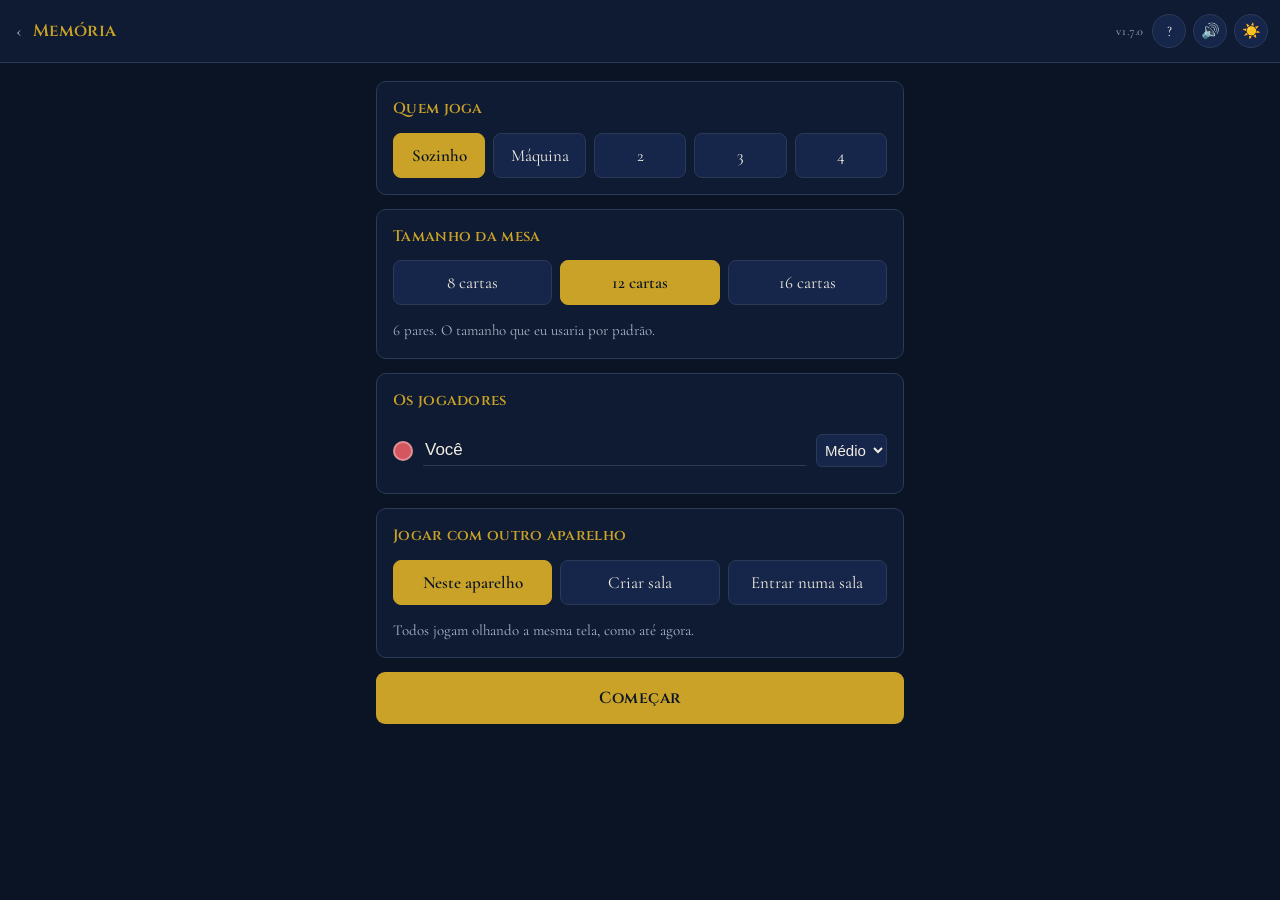
<file: memoria.html>
<!DOCTYPE html>
<html lang="pt-BR">
<head>
<meta charset="utf-8">
<meta name="viewport" content="width=device-width, initial-scale=1, viewport-fit=cover">
<meta name="theme-color" content="#0F1B33">
<title>Memória — Arena da Palavra</title>
<link rel="manifest" href="manifest.json">
<link rel="icon" type="image/png" sizes="32x32" href="icone-32.png">
<link rel="icon" type="image/png" sizes="192x192" href="icone-192.png">
<link rel="apple-touch-icon" href="icone-180.png">
<meta name="apple-mobile-web-app-capable" content="yes">
<meta name="apple-mobile-web-app-status-bar-style" content="black-translucent">
<meta name="apple-mobile-web-app-title" content="Arena da Palavra">
<link rel="preconnect" href="https://fonts.googleapis.com">
<link rel="preconnect" href="https://fonts.gstatic.com" crossorigin>
<link href="https://fonts.googleapis.com/css2?family=Cinzel:wght@500;600;700&family=Cormorant+Garamond:ital,wght@0,400;0,600;1,400&display=swap" rel="stylesheet">
<link rel="stylesheet" href="comum.css">
<style>
/* Espaçamentos em pixels: porcentagem no sentido vertical se calcula
   sobre a altura do container, que aqui só existe depois das cartas. */

.faixa{
  display:flex;align-items:stretch;gap:8px;margin-bottom:12px;flex-wrap:wrap;
}
.faixa .lado{
  flex:1;min-width:74px;text-align:center;padding:9px 6px;border-radius:9px;
  background:var(--surface);border:1px solid var(--linha);
  transition:border-color .2s, background .2s;
}
.faixa .lado.vez{border-color:var(--cor-lado);background:color-mix(in srgb, var(--cor-lado) 15%, var(--surface))}
.faixa .lado .quem{
  display:block;font-family:'Cinzel',serif;font-size:12px;color:var(--ink-dim);
  margin-bottom:3px;overflow:hidden;text-overflow:ellipsis;white-space:nowrap;
}
.faixa .lado.vez .quem{color:var(--cor-lado)}
.faixa .lado .pontos{font-size:23px;line-height:1;font-family:'Cinzel',serif;color:var(--cor-lado);font-variant-numeric:tabular-nums}

/* A largura máxima muda com o número de colunas: sem isso, uma mesa de
   2 colunas gera cartas gigantes com um texto minúsculo no meio. */
/* As colunas ganham largura fixa em pixels no ajustarMesa(); estas
   regras são só a rede de segurança para antes da primeira medição. */
.mesa{display:grid;gap:7px;margin:0 auto;justify-content:center}
.mesa.c2{grid-template-columns:repeat(2,1fr);max-width:300px}
.mesa.c3{grid-template-columns:repeat(3,1fr);max-width:390px}
.mesa.c4{grid-template-columns:repeat(4,1fr);max-width:445px}
@media (max-width:360px){ .mesa{gap:5px} }

/* A carta é um div, e não um button: dentro de um botão a altura
   percentual dos filhos não tem contra o que se medir, e a folha
   colapsa — a carta fica sem fundo e sem moldura.
   A folha também não usa altura percentual: ela é item de grade,
   e item de grade já se estica sozinho para preencher a área. */
.carta{
  aspect-ratio:4/5;background:none;border:none;padding:0;
  display:grid;perspective:700px;cursor:pointer;
  -webkit-tap-highlight-color:transparent;
}
.carta[aria-disabled="true"]{cursor:default}
.folha{
  grid-area:1 / 1;position:relative;
  transform-style:preserve-3d;transition:transform .38s ease;
}
.carta.aberta .folha{transform:rotateY(180deg)}
.face{
  position:absolute;top:0;right:0;bottom:0;left:0;border-radius:9px;
  -webkit-backface-visibility:hidden;backface-visibility:hidden;
  display:grid;place-items:center;padding:5px;overflow:hidden;
}
.txt{
  display:block;width:100%;max-height:100%;
  line-height:1.14;overflow-wrap:anywhere;hyphens:auto;
}
.verso{
  background:var(--surface);border:1px solid var(--gold);
  color:var(--gold);opacity:.9;
}
.verso i{
  display:block;width:28%;aspect-ratio:1;
  border:1.5px solid var(--gold);opacity:.75;
  transform:rotate(45deg);border-radius:3px;
}
.carta:not([aria-disabled="true"]):hover .verso{background:var(--surface-2)}
.frente{
  background:var(--surface-2);border:1px solid var(--linha);
  transform:rotateY(180deg);text-align:center;
}
.frente.pergunta{color:var(--ink)}
.frente.resposta{color:var(--gold-soft);font-family:'Cinzel',serif}
/* Tamanhos de reserva. O valor de verdade é calculado por medição
   em ajustarTexto(), que faz a letra crescer até encostar nas bordas. */
.t1{font-size:19px}
.t2{font-size:16px}
.t3{font-size:13px}
.t4{font-size:11px}

.carta.achada .frente{
  border-color:var(--esmeralda);
  background:color-mix(in srgb, var(--esmeralda) 26%, var(--surface-2));
}
.carta.errou .frente{border-color:var(--carmim-claro)}
@media (prefers-reduced-motion:reduce){ .folha{transition:none} }

.ultimo{
  margin:14px auto 0;max-width:430px;min-height:44px;
  padding:10px 12px;border-radius:9px;
  background:var(--surface);border:1px solid var(--linha);
  border-left:4px solid var(--esmeralda);
  font-size:16px;line-height:1.35;display:none;
}
.ultimo.aparece{display:block}
.ultimo b{color:var(--gold-soft)}
.ultimo small{display:block;color:var(--ink-dim);font-size:14px;margin-top:3px}

.desfecho{text-align:center;margin-top:14px}
.desfecho .frase{font-family:'Cinzel',serif;font-size:19px;margin:0 0 10px}
</style>
</head>
<body>

<header></header>

<main>

<!-- ============ PREPARO ============ -->
<section class="tela ativa" id="telaPreparo">
  <div class="bloco">
    <h2>Quem joga</h2>
    <div class="escolhas" id="escModo"></div>
  </div>

  <div class="bloco">
    <h2>Tamanho da mesa</h2>
    <div class="escolhas" id="escTamanho"></div>
    <p class="legenda" style="margin:14px 0 0" id="legTamanho">—</p>
  </div>

  <div class="bloco">
    <h2>Os jogadores</h2>
    <div id="listaJogadores"></div>
  </div>

  <div id="painelSala"></div>

  <button class="principal" id="btnComecar">Começar</button>
</section>

<!-- ============ JOGO ============ -->
<section class="tela" id="telaJogo">
  <div class="faixa" id="faixa"></div>
  <div class="mesa" id="mesa"></div>
  <div class="ultimo" id="ultimo"></div>
  <p class="aviso" id="aviso">—</p>
  <button class="secundario" id="btnSair">Encerrar e voltar</button>
</section>

<!-- ============ FIM ============ -->
<section class="tela" id="telaFim">
  <div class="fim">
    <h2 id="fimTitulo">—</h2>
    <p class="legenda" id="fimSub">—</p>
    <ol class="placar-lista" id="placarFinal"></ol>
    <button class="principal" id="btnDeNovo">Jogar de novo</button>
    <button class="secundario" id="btnVoltarPreparo">Mudar as opções</button>
  </div>
</section>

</main>

<script src="perguntas.js"></script>
<script src="comum.js"></script>
<script src="sala.js"></script>
<script>
"use strict";

/* =========================================================
   MEMÓRIA DE PARES — Arena da Palavra
   Cada par é uma pergunta e a sua resposta. Aqui a pergunta
   não interrompe o jogo: ela é o próprio tabuleiro.
   v1.0.0
   ========================================================= */

const VERSAO = "1.7.0";

/* Mesa maior exige pergunta mais curta, senão o texto não cabe na carta. */
const MESAS = {
  pequena: {pares:4,  colunas:2, limite:70, rotulo:"8 cartas"},
  media:   {pares:6,  colunas:3, limite:55, rotulo:"12 cartas"},
  grande:  {pares:8,  colunas:4, limite:45, rotulo:"16 cartas"}
};

/* De que tipo é a resposta. Sortear pares do mesmo tipo obriga a saber
   qual resposta vai com qual pergunta — não basta lembrar onde ela está. */
function tipoDaResposta(q){
  const k = q.p.normalize("NFD").replace(/[\u0300-\u036f]/g,"").toLowerCase();
  const r = q.o[q.c];
  if(/^\s*\d/.test(r) || /^(quantos|quantas|com quantos|por quantos|quanto)/.test(k)) return "numero";
  if(/\btribo\b/.test(k)) return "tribo";
  if(/(qual|que) (livro|carta|epistola)|em qual (livro|carta)/.test(k)) return "livro";
  if(/(qual|que) profeta/.test(k)) return "profeta";
  if(/(qual|que) rei|qual governador/.test(k)) return "rei";
  if(/(qual|que) juiz/.test(k)) return "juiz";
  if(/\b(cidade|local|lugar|terra|regiao|monte|ilha|rio)\b/.test(k)) return "lugar";
  if(/qual animal|qual ave|quais aves|quais animais/.test(k)) return "animal";
  if(/ocupacao|profissao|oficio/.test(k)) return "ocupacao";
  if(/qual mulher|quem foi a mulher|qual (irma|esposa|mae|profetisa|nora)|quem foi a (mae|avo|bisavo)/.test(k)) return "mulher";
  if(/^(o que|com que|de que (madeira|material))/.test(k)) return "objeto";
  return "pessoa";
}

/* o quanto a máquina se lembra das cartas que já viu */
const MEMORIA_MAQUINA = {1:0.35, 2:0.65, 3:0.92};

const CORES_JOGADOR = ["#D4565F", "#C9A227", "#2A5B9C", "#2E6B4F"];

const REGRAS = `
  <h2>Como se joga</h2>

  <h3>O objetivo</h3>
  <p>Achar os pares. Só que aqui um par não são duas figuras iguais: é uma pergunta bíblica e a sua resposta.</p>

  <h3>A jogada</h3>
  <p>Vire duas cartas. Se uma for a pergunta e a outra a resposta certa, o par fica aberto e você joga de novo. Se não combinarem, as duas voltam a virar e a vez passa.</p>

  <h3>Por que este é diferente dos outros</h3>
  <p>Nos outros jogos da Arena a pergunta interrompe a jogada. Aqui ela é o tabuleiro inteiro — você aprende olhando, sem parar para responder nada.</p>

  <h3>Do médio para cima, todas as respostas são do mesmo tipo</h3>
  <p>Numa mesa misturada dá para ligar a resposta à pergunta só pela categoria: se só há um nome de pessoa, ele responde à única pergunta sobre gente. A partir do nível médio, as respostas da mesa são todas do mesmo tipo — só reis, só cidades, só profetas. Aí lembrar onde a carta está não basta: é preciso saber qual vai com qual.</p>

  <h3>O tamanho da mesa</h3>
  <p>Mesa pequena tem 8 cartas e cabe pergunta comprida. Mesa grande tem 16 e só entram perguntas curtas, senão o texto não cabe na carta.</p>

  <h3>A máquina</h3>
  <p>Ela esquece de propósito. No fácil guarda pouco mais de um terço das cartas que vê; no difícil, quase todas. Uma máquina com memória perfeita ganharia sempre, e não teria graça.</p>
`;

let cfg = { modo:"solo", tamanho:"media", jogadores:[] };
let jogo = null;

/* ---------------------------------------------------------
   PREPARO
   --------------------------------------------------------- */

function qtdJogadores(){
  if(cfg.modo === "solo") return 1;
  if(cfg.modo === "maquina") return 2;
  return Number(cfg.modo);
}

function montarPreparo(){
  UI.escolhas($("#escModo"),
    [{valor:"solo", rotulo:"Sozinho"}, {valor:"maquina", rotulo:"Máquina"},
     {valor:"2", rotulo:"2"}, {valor:"3", rotulo:"3"}, {valor:"4", rotulo:"4"}],
    cfg.modo, v => { cfg.modo = v; montarPreparo(); });

  UI.escolhas($("#escTamanho"),
    Object.keys(MESAS).map(k => ({valor:k, rotulo:MESAS[k].rotulo})),
    cfg.tamanho, v => { cfg.tamanho = v; montarPreparo(); });

  const m = MESAS[cfg.tamanho];
  $("#legTamanho").textContent = m.pares + " pares. " +
    (cfg.tamanho === "grande"
      ? "Só entram perguntas curtas, para o texto caber na carta."
      : cfg.tamanho === "pequena"
        ? "Cartas grandes, boas para criança pequena."
        : "O tamanho que eu usaria por padrão.");

  const anteriores = cfg.jogadores;
  const lista = $("#listaJogadores");
  lista.innerHTML = "";
  cfg.jogadores = [];

  for(let i = 0; i < qtdJogadores(); i++){
    const ehMaquina = cfg.modo === "maquina" && i === 1;
    const velho = anteriores[i] || {};
    const j = {
      nome: ehMaquina ? "Máquina" : (velho.nome && velho.nome !== "Máquina" ? velho.nome : (i === 0 ? "Você" : "Jogador " + (i+1))),
      nivel: velho.nivel || 2,
      tipo: ehMaquina ? "maquina" : "humano",
      cor: CORES_JOGADOR[i],
      pontos: 0
    };

    const linha = document.createElement("div");
    linha.className = "jogador-linha";
    const bola = document.createElement("span");
    bola.className = "bolinha"; bola.style.background = j.cor;

    const nome = document.createElement("input");
    nome.type = "text"; nome.value = j.nome; nome.maxLength = 16;
    nome.disabled = ehMaquina;
    nome.setAttribute("aria-label", "Nome do jogador " + (i+1));
    nome.addEventListener("input", () => { j.nome = nome.value.trim() || ("Jogador " + (i+1)); });

    const nivel = document.createElement("select");
    nivel.setAttribute("aria-label", ehMaquina ? "Memória da máquina" : "Nível das perguntas");
    [[1,"Fácil"],[2,"Médio"],[3,"Difícil"]].forEach(([v,t]) => {
      const o = document.createElement("option"); o.value = v; o.textContent = t;
      if(v === j.nivel) o.selected = true; nivel.appendChild(o);
    });
    nivel.addEventListener("change", () => { j.nivel = Number(nivel.value); });

    linha.append(bola, nome, nivel);
    lista.appendChild(linha);
    cfg.jogadores.push(j);
  }
}

/* ---------------------------------------------------------
   MONTAR A MESA
   --------------------------------------------------------- */

function embaralhar(a){
  for(let i = a.length - 1; i > 0; i--){
    const k = Math.floor(Math.random() * (i + 1));
    [a[i], a[k]] = [a[k], a[i]];
  }
  return a;
}

function classeTexto(t){
  if(t.length <= 16) return "t1";
  if(t.length <= 32) return "t2";
  if(t.length <= 50) return "t3";
  return "t4";
}

function sortearPares(){
  const m = MESAS[cfg.tamanho];
  const nivel = cfg.jogadores[0].nivel;

  const serve = q => q.p.length <= m.limite && q.o[q.c].length <= 22;
  let pool = PERGUNTAS.filter(q => q.n === nivel && serve(q));
  if(pool.length < m.pares) pool = PERGUNTAS.filter(serve);

  /* Duas cartas de resposta com o mesmo texto tornam o par ambíguo:
     "Patmos" respondendo a duas perguntas diferentes na mesma mesa
     deixa o jogo sem solução. Esta peneira escolhe respeitando isso. */
  const semRepetir = (lista, quantas) => {
    const chave = t => t.normalize("NFD").replace(/[\u0300-\u036f]/g,"")
                        .toLowerCase().replace(/[^a-z0-9 ]/g,"").trim();
    const fora = [], usadas = [], perguntas = [];
    for(const q of lista){
      if(fora.length === quantas) break;
      const r = chave(q.o[q.c]), p = chave(q.p);
      if(usadas.some(u => u === r || u.includes(r) || r.includes(u))) continue;
      if(perguntas.some(u => u === p)) continue;
      usadas.push(r); perguntas.push(p); fora.push(q);
    }
    return fora.length === quantas ? fora : null;
  };

  let escolhidas = null;

  // do médio para cima, tenta uma mesa inteira do mesmo tipo de resposta:
  // aí não adianta lembrar onde a carta está, é preciso saber qual é qual
  if(nivel >= 2){
    const porTipo = {};
    pool.forEach(q => { const t = tipoDaResposta(q); (porTipo[t] = porTipo[t] || []).push(q); });
    const cheios = embaralhar(Object.keys(porTipo).filter(t => porTipo[t].length >= m.pares));
    for(const t of cheios){
      escolhidas = semRepetir(embaralhar(porTipo[t].slice()), m.pares);
      if(escolhidas) break;
    }
  }
  if(!escolhidas) escolhidas = semRepetir(embaralhar(pool.slice()), m.pares);
  if(!escolhidas) escolhidas = semRepetir(embaralhar(PERGUNTAS.slice()), m.pares);
  if(!escolhidas) escolhidas = embaralhar(pool.slice()).slice(0, m.pares);

  return escolhidas.map((q, i) => ({par:i, pergunta:q.p, resposta:q.o[q.c], ref:q.r}));
}

function comecar(){
  const m = MESAS[cfg.tamanho];
  const pares = sortearPares();

  const cartas = [];
  pares.forEach(p => {
    cartas.push({par:p.par, tipo:"p", texto:p.pergunta, ref:p.ref, resposta:p.resposta});
    cartas.push({par:p.par, tipo:"r", texto:p.resposta, ref:p.ref, pergunta:p.pergunta});
  });
  embaralhar(cartas);

  cfg.jogadores.forEach(j => j.pontos = 0);
  jogo = {
    cartas,
    abertas: [],
    achadas: new Set(),
    vez: 0,
    fase: "escolher",
    tentativas: 0,
    inicio: Date.now(),
    memoria: new Map()      // o que a máquina guardou: índice -> par
  };

  UI.trocarTela("telaJogo");
  $("#ultimo").classList.remove("aparece");
  montarMesa();
  montarFaixa();
  publicar();
  seguirVez();
}

function montarMesa(){
  const mesa = $("#mesa");
  mesa.innerHTML = "";

  jogo.cartas.forEach((c, i) => {
    const b = document.createElement("div");
    b.className = "carta";
    b.dataset.i = i;
    b.setAttribute("role", "button");
    b.setAttribute("tabindex", "0");
    b.setAttribute("aria-label", "Carta " + (i+1));

    const folha = document.createElement("span");
    folha.className = "folha";

    const verso = document.createElement("span");
    verso.className = "face verso";
    verso.appendChild(document.createElement("i"));

    const frente = document.createElement("span");
    frente.className = "face frente " + (c.tipo === "p" ? "pergunta " : "resposta ");
    const txt = document.createElement("span");
    txt.className = "txt " + classeTexto(c.texto);
    txt.textContent = c.texto;
    frente.appendChild(txt);

    folha.append(verso, frente);
    b.appendChild(folha);
    b.addEventListener("click", () => virar(i));
    b.addEventListener("keydown", e => {
      if(e.key === "Enter" || e.key === " "){ e.preventDefault(); virar(i); }
    });
    mesa.appendChild(b);
  });
  ajustarMesa(jogo.cartas.length);
  ajustarTodos();
}

/* Limita a mesa também pela altura disponível.
   Com poucas colunas, calcular só pela largura deixa a carta enorme e
   a mesa passa da tela: era preciso rolar para ver as de baixo. Aqui a
   largura da mesa é a menor entre o limite da coluna e o que faz todas
   as fileiras caberem na altura que sobra. */
/* Mede o espaço e devolve o número de colunas e o lado da carta.
   Antes eu limitava a largura da mesa e deixava o navegador dividir —
   indireto demais: dependia de ele chegar ao mesmo número que eu.
   Agora a coluna tem largura fixa em pixels, calculada aqui. */
function medirMesa(total){
  const mesa = $("#mesa");
  const pai = mesa.parentElement;
  const larguraUtil = Math.min((pai && pai.clientWidth) || 360, 460);
  const topo = mesa.getBoundingClientRect().top;
  const alturaUtil = Math.max(200, window.innerHeight - (topo > 0 ? topo : 300) - 176);
  const vao = window.innerWidth <= 360 ? 5 : 7;

  let escolha = {colunas:3, lado:60};
  [2, 3, 4].forEach(c => {
    const fileiras = Math.ceil(total / c);
    const porLargura = (larguraUtil - (c - 1) * vao) / c;
    const porAltura  = ((alturaUtil - (fileiras - 1) * vao) / fileiras) / 1.25;
    const lado = Math.floor(Math.min(porLargura, porAltura));
    if(lado > escolha.lado) escolha = {colunas:c, lado};
  });
  escolha.lado = Math.max(48, escolha.lado);
  return escolha;
}

function ajustarMesa(total){
  const mesa = $("#mesa");
  if(!mesa.children.length) return;
  const m = medirMesa(total);
  mesa.className = "mesa c" + m.colunas;
  mesa.style.maxWidth = "none";
  mesa.style.justifyContent = "center";
  mesa.style.gridTemplateColumns = "repeat(" + m.colunas + ", " + m.lado + "px)";
  return m.colunas;
}

/* Faz a letra de cada carta crescer até o texto encostar nas bordas.
   É busca binária sobre o tamanho da fonte: bem mais confiável do que
   adivinhar quantas letras cabem, porque leva em conta a fonte de verdade,
   a largura real da carta e o tamanho da tela. */
function ajustarTexto(frente){
  const txt = $(".txt", frente);
  if(!txt) return;
  const alturaUtil = frente.clientHeight - 10;
  const larguraUtil = frente.clientWidth - 10;
  if(alturaUtil <= 0 || larguraUtil <= 0) return;   // ainda sem layout

  let menor = 7, maior = 26;
  for(let i = 0; i < 8; i++){
    const meio = (menor + maior) / 2;
    txt.style.fontSize = meio + "px";
    const cabe = txt.scrollHeight <= alturaUtil && txt.scrollWidth <= larguraUtil + 1;
    if(cabe) menor = meio; else maior = meio;
  }
  txt.style.fontSize = menor.toFixed(1) + "px";
}

function ajustarTodos(){
  $$("#mesa .frente").forEach(ajustarTexto);
}

function montarFaixa(){
  const f = $("#faixa");
  f.innerHTML = "";
  cfg.jogadores.forEach((j, i) => {
    const d = document.createElement("div");
    d.className = "lado";
    d.style.setProperty("--cor-lado", j.cor);
    d.innerHTML = '<span class="quem"></span><span class="pontos">0</span>';
    $(".quem", d).textContent = j.nome;
    f.appendChild(d);
  });
  atualizarFaixa();
}

function atualizarFaixa(){
  $$("#faixa .lado").forEach((d, i) => {
    $(".pontos", d).textContent = cfg.jogadores[i].pontos;
    d.classList.toggle("vez", i === jogo.vez && jogo.fase !== "fim");
  });
}

function avisar(t){ $("#aviso").textContent = t || ""; }
function atual(){ return cfg.jogadores[jogo.vez]; }

/* ---------------------------------------------------------
   AS JOGADAS
   --------------------------------------------------------- */

function seguirVez(){
  if(jogo.fase === "fim") return;
  jogo.fase = "escolher";
  atualizarFaixa();
  travar(false);
  const j = atual();
  if(Sala.ativa() && !souDaVez()){
    travar(true);
    return avisar("Aguardando " + j.nome + " no outro aparelho…");
  }
  if(j.tipo === "maquina"){
    travar(true);
    avisar(j.nome + " está lembrando…");
    setTimeout(jogadaDaMaquina, 900);
  } else {
    avisar(cfg.jogadores.length === 1
      ? "Vire duas cartas."
      : j.nome + ", vire duas cartas.");
  }
}

function travar(t){
  $$("#mesa .carta").forEach((b, i) => {
    const bloqueada = t || jogo.achadas.has(i) || jogo.abertas.includes(i) || jogo.fase !== "escolher";
    b.setAttribute("aria-disabled", String(bloqueada));
    b.setAttribute("tabindex", bloqueada ? "-1" : "0");
  });
}

function virar(i){
  if(!jogo || jogo.fase !== "escolher") return;
  if(jogo.achadas.has(i) || jogo.abertas.includes(i)) return;
  if(Sala.ativa()){
    if(!souDaVez()) return;
    if(souOJuiz()) return abrirCarta(i);
    return pedirVirada(i);           // o juiz é quem sabe o que tem na carta
  }
  if($$("#mesa .carta")[i].getAttribute("aria-disabled") === "true") return;
  if(atual().tipo === "maquina") return;
  abrirCarta(i);
}

function abrirCarta(i){
  if(!jogo || !jogo.cartas[i]) return;
  if(jogo.achadas.has(i) || jogo.abertas.includes(i)) return;
  if(jogo.abertas.length >= 2) return;      // já há duas na mesa, esperando conferência
  jogo.abertas.push(i);
  $$("#mesa .carta")[i].classList.add("aberta");
  Som.toque();
  lembrar(i);

  if(jogo.abertas.length < 2){ travar(false); publicar(); return; }

  jogo.fase = "conferindo";
  jogo.tentativas++;
  travar(true);
  publicar();
  setTimeout(conferir, 700);
}

/* a máquina guarda o que viu, com a falha de memória do seu nível */
function lembrar(i){
  const maq = cfg.jogadores.find(j => j.tipo === "maquina");
  if(!maq) return;
  if(Math.random() < MEMORIA_MAQUINA[maq.nivel]) jogo.memoria.set(i, jogo.cartas[i].par);
}

function conferir(){
  const [a, b] = jogo.abertas;
  const ca = jogo.cartas[a], cb = jogo.cartas[b];
  if(!ca || !cb){ jogo.abertas = []; return seguirVez(); }
  const combina = ca.par === cb.par && ca.tipo !== cb.tipo;
  const cartas = $$("#mesa .carta");

  if(combina){
    jogo.achadas.add(a); jogo.achadas.add(b);
    cartas[a].classList.add("achada"); cartas[b].classList.add("achada");
    atual().pontos++;
    Som.chegou();
    mostrarUltimo(ca.tipo === "p" ? ca : cb, ca.tipo === "p" ? cb : ca);
    jogo.abertas = [];
    atualizarFaixa();
    publicar();

    if(jogo.achadas.size === jogo.cartas.length){
      jogo.fase = "fim"; publicar();
      return setTimeout(fimDaPartida, 1100);
    }

    avisar(atual().nome + " achou um par e joga de novo.");
    jogo.fase = "escolher";
    return setTimeout(seguirVez, 850);
  }

  cartas[a].classList.add("errou"); cartas[b].classList.add("errou");
  Som.erro();
  avisar("Não combinam.");
  setTimeout(() => {
    cartas[a].classList.remove("aberta","errou");
    cartas[b].classList.remove("aberta","errou");
    jogo.abertas = [];
    if(cfg.jogadores.length > 1) jogo.vez = (jogo.vez + 1) % cfg.jogadores.length;
    publicar();
    seguirVez();
  }, 1400);
}

function mostrarUltimo(cartaP, cartaR){
  jogo.ultimoPar = {p:cartaP.texto, r:cartaR.texto, ref:cartaP.ref};
  mostrarUltimoTexto(jogo.ultimoPar);
}

function mostrarUltimoTexto(u0){
  const cartaP = {texto:u0.p, ref:u0.ref}, cartaR = {texto:u0.r};
  const u = $("#ultimo");
  u.innerHTML = "";
  const linha = document.createElement("span");
  linha.textContent = cartaP.texto + " ";
  const resp = document.createElement("b");
  resp.textContent = cartaR.texto;
  const ref = document.createElement("small");
  ref.textContent = cartaP.ref;
  u.append(linha, resp, ref);
  u.classList.add("aparece");
}

/* ---------------------------------------------------------
   A MÁQUINA
   --------------------------------------------------------- */

function jogadaDaMaquina(){
  const livres = [];
  for(let i = 0; i < jogo.cartas.length; i++)
    if(!jogo.achadas.has(i)) livres.push(i);
  if(livres.length < 2) return;

  // já conhece um par inteiro?
  let a = null, b = null;
  for(const i of livres){
    if(!jogo.memoria.has(i)) continue;
    for(const k of livres){
      if(k === i || !jogo.memoria.has(k)) continue;
      if(jogo.memoria.get(i) === jogo.memoria.get(k)
         && jogo.cartas[i].tipo !== jogo.cartas[k].tipo){ a = i; b = k; break; }
    }
    if(a !== null) break;
  }

  if(a === null){
    const desconhecidas = livres.filter(i => !jogo.memoria.has(i));
    const pool = desconhecidas.length ? desconhecidas : livres;
    a = pool[Math.floor(Math.random() * pool.length)];
  }

  jogo.fase = "escolher";
  abrirCarta(a);

  if(b === null){
    // depois de ver a primeira, procura a parceira na memória
    const par = jogo.cartas[a].par;
    const parceira = livres.find(i => i !== a && !jogo.abertas.includes(i)
      && jogo.memoria.has(i) && jogo.memoria.get(i) === par
      && jogo.cartas[i].tipo !== jogo.cartas[a].tipo);
    const resto = livres.filter(i => i !== a);
    b = parceira !== undefined ? parceira
      : resto.filter(i => !jogo.memoria.has(i)).concat(resto)[0];
  }

  setTimeout(() => {
    if(jogo.fase !== "escolher") return;
    abrirCarta(b);
  }, 800);
}

/* ---------------------------------------------------------
   FIM
   --------------------------------------------------------- */

function fimDaPartida(){
  jogo.fase = "fim";
  atualizarFaixa();
  Som.vitoria();

  const segundos = Math.round((Date.now() - jogo.inicio) / 1000);
  const tempo = segundos >= 60
    ? Math.floor(segundos/60) + "min " + String(segundos%60).padStart(2,"0") + "s"
    : segundos + "s";

  if(cfg.jogadores.length === 1){
    $("#fimTitulo").textContent = "Mesa limpa";
    $("#fimSub").textContent = jogo.tentativas + " tentativas em " + tempo +
      " · o mínimo possível seria " + (jogo.cartas.length / 2);
    $("#placarFinal").innerHTML = "";
  } else {
    const ordem = cfg.jogadores.slice().sort((a,b) => b.pontos - a.pontos);
    const empate = ordem.length > 1 && ordem[0].pontos === ordem[1].pontos;
    $("#fimTitulo").textContent = empate ? "Empate" : ordem[0].nome + " venceu";
    $("#fimSub").textContent = jogo.tentativas + " tentativas em " + tempo;

    const ol = $("#placarFinal");
    ol.innerHTML = "";
    ordem.forEach(j => {
      const li = document.createElement("li");
      const bola = document.createElement("span");
      bola.className = "bolinha"; bola.style.background = j.cor;
      const nome = document.createElement("span"); nome.textContent = j.nome;
      const pts = document.createElement("span");
      pts.style.flex = "0"; pts.style.color = "var(--ink-dim)";
      pts.textContent = j.pontos + (j.pontos === 1 ? " par" : " pares");
      li.append(bola, nome, pts);
      ol.appendChild(li);
    });
  }
  UI.trocarTela("telaFim");
}

/* ---------------------------------------------------------
   SALA — quem embaralha é um só, e as cartas viradas para baixo
   não viajam

   Se o retrato contivesse a mesa inteira, bastaria abrir o inspetor
   do navegador para ler todas as cartas. Então quem abriu a sala
   guarda o baralho e age como juiz: o outro aparelho pede "vire a
   carta 7" e recebe de volta o que estava nela. O que viaja é só o
   que já está à vista.
   --------------------------------------------------------- */

function souDaVez(){ return Sala.minhaVez(jogo ? jogo.vez : 0); }
function souOJuiz(){ return !Sala.ativa() || Sala.meuLugar === 0; }

/* estado público: só as cartas já reveladas levam texto */
function retratar(){
  if(!jogo) return null;
  const visiveis = {};
  jogo.cartas.forEach((c, i) => {
    if(jogo.achadas.has(i) || jogo.abertas.includes(i))
      visiveis[i] = {t:c.texto, k:c.tipo, r:c.ref, p:c.par};
  });
  return {
    colunas: MESAS[cfg.tamanho].colunas,
    total: jogo.cartas.length,
    nomes: cfg.jogadores.map(j => j.nome),
    pontos: cfg.jogadores.map(j => j.pontos),
    vez: jogo.vez, tentativas: jogo.tentativas,
    achadas: [...jogo.achadas], abertas: jogo.abertas.slice(),
    visiveis,
    ultimo: jogo.ultimoPar || null,
    acabou: jogo.fase === "fim"
  };
}

function aplicarEstado(d){
  if(!d) return;
  if(cfg.jogadores.length !== d.nomes.length){
    cfg.jogadores = d.nomes.map((n, i) => ({nome:n, nivel:2, tipo:"humano",
                                            cor:CORES_JOGADOR[i], pontos:d.pontos[i]}));
  }
  cfg.jogadores.forEach((j, i) => { j.nome = d.nomes[i]; j.pontos = d.pontos[i]; });

  const primeira = !jogo;
  if(primeira){
    jogo = {cartas:[], abertas:[], achadas:new Set(), vez:0, fase:"escolher",
            tentativas:0, inicio:Date.now(), memoria:new Map()};
    UI.trocarTela("telaJogo");
    $("#ultimo").classList.remove("aparece");
  }

  // as cartas viradas para baixo chegam vazias, e é assim que tem de ser
  if(jogo.cartas.length !== d.total){
    jogo.cartas = Array.from({length:d.total}, () => ({par:-1, tipo:"p", texto:""}));
  }
  Object.keys(d.visiveis).forEach(k => {
    const v = d.visiveis[k];
    jogo.cartas[k] = {par:v.p, tipo:v.k, texto:v.t, ref:v.r};
  });
  jogo.achadas = new Set(d.achadas);
  jogo.abertas = d.abertas.slice();
  jogo.vez = d.vez;
  jogo.tentativas = d.tentativas;
  jogo.fase = d.acabou ? "fim" : "escolher";

  montarMesa();
  jogo.abertas.concat([...jogo.achadas]).forEach(i => {
    const carta = $$("#mesa .carta")[i];
    if(carta) carta.classList.add("aberta");
  });
  [...jogo.achadas].forEach(i => {
    const carta = $$("#mesa .carta")[i];
    if(carta) carta.classList.add("achada");
  });
  if(primeira) montarFaixa(); else atualizarFaixa();
  if(d.ultimo) mostrarUltimoTexto(d.ultimo);

  if(d.acabou) return fimDaPartida();
  seguirVez();
}

function publicar(){ if(souOJuiz()) Sala.enviar(); }

/* quem não é juiz pede ao juiz que vire a carta */
function pedirVirada(i){ Sala.publicar({pedidoVirar:i, de:Sala.meuLugar}); }

function receberDoOutro(d){
  if(!d) return;
  if(d.pedidoVirar !== undefined){
    if(!souOJuiz()) return;
    if(d.de !== jogo.vez) return;          // só quem é da vez pode pedir
    /* Fora da trava de eco de propósito. Este trecho roda dentro da
       aplicação de uma mensagem recebida, e ali nada é publicado — a
       carta virava na tela do juiz e a resposta nunca saía. */
    return setTimeout(() => abrirCarta(d.pedidoVirar), 0);
  }
  aplicarEstado(d);
}

/* ---------------------------------------------------------
   LIGAÇÕES
   --------------------------------------------------------- */

UI.iniciar({ titulo:"Memória", versao:VERSAO, regras:REGRAS, voltar:"index.html" });

Sala.montarPainel($("#painelSala"), {
  jogoId: "memoria", lugares: 4,
  retratar: retratar, aplicar: receberDoOutro,
  aoMudarGente: (n) => {
    if(Sala.souDono && !jogo && n >= 1){
      cfg.modo = String(Math.max(2, Math.min(4, n)));
      montarPreparo();
      $("#btnComecar").textContent = "Começar (" + n + " na sala)";
    }
    if(jogo && jogo.fase !== "fim" && n < 2) avisar("Um aparelho saiu da sala.");
  },
  aoMudarLugar: (lugar) => {
    $("#btnComecar").textContent = lugar === 0 ? "Começar (você embaralha)"
                                               : "Esperando o comando do jogador 1";
    $("#btnComecar").disabled = lugar !== 0;
  },
  aoLigar: (lugar) => {
    if(cfg.modo === "solo" || cfg.modo === "maquina") cfg.modo = "2";
    montarPreparo();
    $("#btnComecar").textContent = lugar === 0 ? "Começar (você embaralha)" : "Esperando o outro aparelho começar";
    $("#btnComecar").disabled = lugar !== 0;
  },
  aoDesligar: () => {
    if(Sala.ativa()) Sala.fechar();
    $("#btnComecar").textContent = "Começar";
    $("#btnComecar").disabled = false;
  }
});

$("#btnComecar").addEventListener("click", comecar);
$("#btnSair").addEventListener("click", () => UI.trocarTela("telaPreparo"));
$("#btnDeNovo").addEventListener("click", comecar);
$("#btnVoltarPreparo").addEventListener("click", () => UI.trocarTela("telaPreparo"));

montarPreparo();
</script>
</body>
</html>
</file>
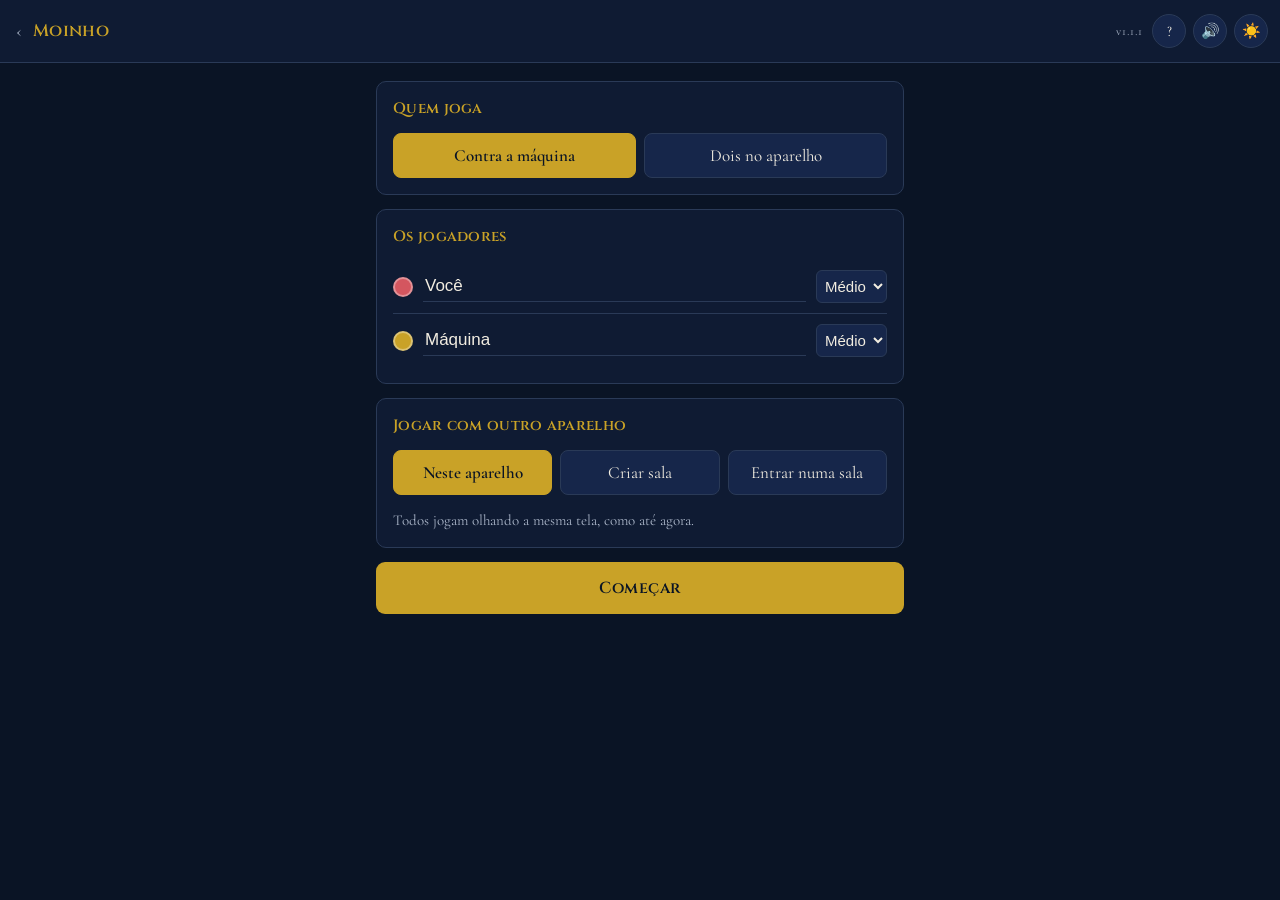
<file: moinho.html>
<!DOCTYPE html>
<html lang="pt-BR">
<head>
<meta charset="utf-8">
<meta name="viewport" content="width=device-width, initial-scale=1, viewport-fit=cover">
<meta name="theme-color" content="#0F1B33">
<title>Moinho — Arena da Palavra</title>
<link rel="manifest" href="manifest.json">
<link rel="icon" type="image/png" sizes="32x32" href="icone-32.png">
<link rel="icon" type="image/png" sizes="192x192" href="icone-192.png">
<link rel="apple-touch-icon" href="icone-180.png">
<meta name="apple-mobile-web-app-capable" content="yes">
<meta name="apple-mobile-web-app-status-bar-style" content="black-translucent">
<meta name="apple-mobile-web-app-title" content="Arena da Palavra">
<link rel="preconnect" href="https://fonts.googleapis.com">
<link rel="preconnect" href="https://fonts.gstatic.com" crossorigin>
<link href="https://fonts.googleapis.com/css2?family=Cinzel:wght@500;600;700&family=Cormorant+Garamond:ital,wght@0,400;0,600;1,400&display=swap" rel="stylesheet">
<link rel="stylesheet" href="comum.css">
<style>
.placar{display:flex;align-items:stretch;gap:10px;margin-bottom:14px}
.placar .lado{
  flex:1;text-align:center;padding:10px 8px;border-radius:10px;
  background:var(--surface);border:1px solid var(--linha);
  transition:border-color .2s, background .2s;
}
.placar .lado.vez{border-color:var(--cor-lado);background:color-mix(in srgb, var(--cor-lado) 14%, var(--surface))}
.placar .lado .quem{
  display:block;font-family:'Cinzel',serif;font-size:13px;color:var(--ink-dim);
  margin-bottom:5px;overflow:hidden;text-overflow:ellipsis;white-space:nowrap;
}
.placar .lado.vez .quem{color:var(--cor-lado)}
.placar .estoque{display:flex;justify-content:center;gap:3px;flex-wrap:wrap;min-height:13px}
.placar .estoque i{width:11px;height:11px;border-radius:50%;background:var(--cor-lado);display:block}
.placar .estoque i.usada{opacity:.22}
.placar .contas{display:block;font-size:14px;color:var(--ink-dim);margin-top:5px}
.placar .meio{align-self:center;font-size:13px;color:var(--ink-dim);text-align:center;min-width:56px;line-height:1.25}

.arena{width:100%;max-width:400px;margin:0 auto}
#tabuleiro{width:100%;aspect-ratio:1;display:block;overflow:visible}
.trilho{stroke:var(--gold);stroke-width:1.5;fill:none;opacity:.6;stroke-linecap:round}
.ponto{fill:var(--surface-2);stroke:var(--gold);stroke-width:1;opacity:.75;cursor:default}
.ponto.aberto{cursor:pointer;fill:var(--surface-2)}
.ponto.aberto:hover{fill:var(--gold);opacity:1}
.peca{stroke-width:1.2;stroke:rgba(0,0,0,.35)}
.peca.x{fill:var(--carmim-claro)}
.peca.o{fill:var(--gold-soft)}
.peca.pousando{animation:pousa .28s ease-out}
@keyframes pousa{from{opacity:0;transform:scale(.4);transform-origin:center;transform-box:fill-box}}
.peca.escolhivel{cursor:pointer;stroke:var(--ink);stroke-width:2;animation:pulsa 1.1s ease-in-out infinite}
.peca.selecionada{stroke:var(--ink);stroke-width:2.5}
.peca.removivel{cursor:pointer;stroke:#F2EDE1;stroke-width:2;animation:pulsa .9s ease-in-out infinite}
@keyframes pulsa{50%{opacity:.55}}
.destino{fill:var(--gold);opacity:.5;cursor:pointer}
.destino:hover{opacity:.95}
.moinho{stroke:var(--ink);stroke-width:2.5;stroke-linecap:round;opacity:.8}
@media (prefers-reduced-motion:reduce){.peca.pousando,.peca.escolhivel,.peca.removivel{animation:none}}

.desfecho{text-align:center;margin-top:14px}
.desfecho .frase{font-family:'Cinzel',serif;font-size:19px;margin:0 0 10px}
.desfecho .frase.venceu{color:var(--gold)}
</style>
</head>
<body>

<header></header>

<main>

<!-- ============ PREPARO ============ -->
<section class="tela ativa" id="telaPreparo">
  <div class="bloco">
    <h2>Quem joga</h2>
    <div class="escolhas" id="escModo"></div>
  </div>

  <div class="bloco">
    <h2>Os jogadores</h2>
    <div id="listaJogadores"></div>
  </div>

  <div id="painelSala"></div>

  <button class="principal" id="btnComecar">Começar</button>
</section>

<!-- ============ JOGO ============ -->
<section class="tela" id="telaJogo">
  <div class="placar">
    <div class="lado" id="ladoX">
      <span class="quem">—</span>
      <span class="estoque"></span>
      <span class="contas">—</span>
    </div>
    <div class="meio" id="meioPlacar">—</div>
    <div class="lado" id="ladoO">
      <span class="quem">—</span>
      <span class="estoque"></span>
      <span class="contas">—</span>
    </div>
  </div>

  <div class="arena">
    <svg id="tabuleiro" viewBox="0 0 100 100" aria-label="Tabuleiro do moinho">
      <g id="trilhos"></g>
      <g id="pontos"></g>
      <g id="pecas"></g>
      <g id="marcas"></g>
    </svg>
  </div>

  <p class="aviso" id="aviso">—</p>
  <div class="desfecho" id="desfecho"></div>
  <button class="secundario" id="btnSair">Encerrar e voltar</button>
</section>

<!-- ============ FIM ============ -->
<section class="tela" id="telaFim">
  <div class="fim">
    <h2 id="fimTitulo">—</h2>
    <p class="legenda" id="fimSub">—</p>
    <button class="principal" id="btnDeNovo">Jogar de novo</button>
    <button class="secundario" id="btnVoltarPreparo">Mudar as opções</button>
  </div>
</section>

</main>

<script src="perguntas.js"></script>
<script src="comum.js"></script>
<script src="sala.js"></script>
<script>
"use strict";

/* =========================================================
   MOINHO — Arena da Palavra
   Alinhou três, responde a pergunta. Acertou, tira uma peça
   do adversário. Errou, o moinho não vale nada desta vez.
   v1.0.0
   ========================================================= */

const VERSAO = "1.1.1";
const PECAS = 9;
const LANCES_SEM_PROGRESSO = 40;   // sem nenhuma peça sair, a partida empata

/* Os 24 pontos, em linha e coluna de uma grade imaginária de 7 por 7 */
const GRADE = [
  [0,0],[0,3],[0,6],
  [1,1],[1,3],[1,5],
  [2,2],[2,3],[2,4],
  [3,0],[3,1],[3,2],   [3,4],[3,5],[3,6],
  [4,2],[4,3],[4,4],
  [5,1],[5,3],[5,5],
  [6,0],[6,3],[6,6]
];

const MOINHOS = [
  [0,1,2],[3,4,5],[6,7,8],[9,10,11],[12,13,14],[15,16,17],[18,19,20],[21,22,23],
  [0,9,21],[3,10,18],[6,11,15],[1,4,7],[16,19,22],[8,12,17],[5,13,20],[2,14,23]
];

const VIZINHOS = [
  [1,9],[0,2,4],[1,14],
  [4,10],[1,3,5,7],[4,13],
  [7,11],[4,6,8],[7,12],
  [0,10,21],[3,9,11,18],[6,10,15],   [8,13,17],[5,12,14,20],[2,13,23],
  [11,16],[15,17,19],[12,16],
  [10,19],[16,18,20,22],[13,19],
  [9,22],[19,21,23],[14,22]
];

const px = c => 5 + c * 15;
const py = l => 5 + l * 15;
const X = i => px(GRADE[i][1]);
const Y = i => py(GRADE[i][0]);

const REGRAS = `
  <h2>Como se joga</h2>

  <h3>O objetivo</h3>
  <p>Deixar o adversário com apenas duas peças, ou sem nenhum movimento possível.</p>

  <h3>As três fases</h3>
  <p><b>Colocar:</b> cada um tem nove peças e vai pondo uma por vez em qualquer ponto vazio.</p>
  <p><b>Mover:</b> acabadas as peças da mão, cada jogada move uma peça para um ponto vizinho pela linha.</p>
  <p><b>Voar:</b> quem fica com só três peças passa a poder saltar para qualquer ponto vazio do tabuleiro. É a última chance de quem está perdendo.</p>

  <h3>O moinho</h3>
  <p>Alinhar três peças suas numa mesma linha do tabuleiro é fazer um moinho. Quando isso acontece, aparece uma pergunta bíblica: acertando, você tira uma peça do adversário; errando, o moinho não rende nada desta vez.</p>
  <p>Não se pode tirar uma peça que esteja dentro de um moinho, a menos que todas as peças do adversário estejam.</p>

  <h3>Desfazer e refazer</h3>
  <p>Tirar uma peça de um moinho e recolocá-la depois forma o moinho de novo, e vale de novo. Um moinho que abre e fecha é a arma mais forte do jogo.</p>

  <h3>Quando dá empate</h3>
  <p>Se passarem quarenta lances sem nenhuma peça sair do tabuleiro, a partida está travada e termina empatada. Sem essa regra, dois jogadores parelhos podem empurrar peças a noite inteira.</p>

  <h3>Por que o meio importa menos</h3>
  <p>Os pontos que cruzam mais linhas — os do meio de cada lado — participam de mais moinhos possíveis. Disputá-los cedo costuma decidir a partida.</p>
`;

let cfg = {
  modo:"maquina",
  jogadores:[
    {marca:"X", nome:"Você",    tipo:"humano",  nivel:2},
    {marca:"O", nome:"Máquina", tipo:"maquina", nivel:2}
  ]
};
let jogo = null;

/* ---------------------------------------------------------
   REGRAS PURAS (servem ao jogo e à máquina)
   --------------------------------------------------------- */

function moinhoEm(tab, ponto, marca){
  return MOINHOS.some(m => m.includes(ponto) && m.every(p => tab[p] === marca));
}
function estaEmMoinho(tab, ponto){
  const m = tab[ponto];
  return m !== null && MOINHOS.some(l => l.includes(ponto) && l.every(p => tab[p] === m));
}
function pecasDe(tab, marca){
  const fora = [];
  for(let i = 0; i < 24; i++) if(tab[i] === marca) fora.push(i);
  return fora;
}
function removiveis(tab, alvo){
  const todas = pecasDe(tab, alvo);
  const soltas = todas.filter(p => !estaEmMoinho(tab, p));
  return soltas.length ? soltas : todas;
}
function podeVoar(estado, marca){
  return estado.naMao[marca] === 0 && pecasDe(estado.tab, marca).length === 3;
}
function movimentos(estado, marca){
  const fora = [];
  if(estado.naMao[marca] > 0){
    for(let i = 0; i < 24; i++) if(estado.tab[i] === null) fora.push({para:i});
    return fora;
  }
  const voa = podeVoar(estado, marca);
  pecasDe(estado.tab, marca).forEach(de => {
    const destinos = voa
      ? [...Array(24).keys()].filter(i => estado.tab[i] === null)
      : VIZINHOS[de].filter(i => estado.tab[i] === null);
    destinos.forEach(para => fora.push({de, para}));
  });
  return fora;
}
function perdeu(estado, marca){
  if(estado.naMao[marca] === 0 && pecasDe(estado.tab, marca).length < 3) return true;
  if(estado.naMao[marca] === 0 && movimentos(estado, marca).length === 0) return true;
  return false;
}

/* ---------------------------------------------------------
   PREPARO
   --------------------------------------------------------- */

function montarPreparo(){
  UI.escolhas($("#escModo"),
    [{valor:"maquina", rotulo:"Contra a máquina"}, {valor:"dupla", rotulo:"Dois no aparelho"}],
    cfg.modo, v => {
      cfg.modo = v;
      cfg.jogadores[1].tipo = (v === "maquina") ? "maquina" : "humano";
      if(v === "maquina" && cfg.jogadores[1].nome === "Jogador 2") cfg.jogadores[1].nome = "Máquina";
      if(v === "dupla"   && cfg.jogadores[1].nome === "Máquina")   cfg.jogadores[1].nome = "Jogador 2";
      montarPreparo();
    });

  const lista = $("#listaJogadores");
  lista.innerHTML = "";
  cfg.jogadores.forEach(j => {
    const linha = document.createElement("div");
    linha.className = "jogador-linha";
    const bola = document.createElement("span");
    bola.className = "bolinha";
    bola.style.background = j.marca === "X" ? "var(--carmim-claro)" : "var(--gold)";
    const nome = document.createElement("input");
    nome.type = "text"; nome.value = j.nome; nome.maxLength = 16;
    nome.setAttribute("aria-label", "Nome do jogador");
    nome.addEventListener("input", () => { j.nome = nome.value.trim() || ("Jogador " + j.marca); });
    const nivel = document.createElement("select");
    nivel.setAttribute("aria-label", "Nível");
    [[1,"Fácil"],[2,"Médio"],[3,"Difícil"]].forEach(([v,t]) => {
      const o = document.createElement("option"); o.value = v; o.textContent = t;
      if(v === j.nivel) o.selected = true; nivel.appendChild(o);
    });
    nivel.addEventListener("change", () => { j.nivel = Number(nivel.value); });
    linha.append(bola, nome, nivel);
    lista.appendChild(linha);
  });
}

/* ---------------------------------------------------------
   PARTIDA
   --------------------------------------------------------- */

function comecar(){
  Banco.zerar();
  jogo = {
    tab: Array(24).fill(null),
    naMao: {X:PECAS, O:PECAS},
    vez: "X",
    fase: "jogar",          // jogar | movendo | removendo | pensando | fim
    selecionada: null,
    ultimoMoinho: null,
    semProgresso: 0
  };
  UI.trocarTela("telaJogo");
  desenharTrilhos();
  redesenhar();
  publicar();
  seguirVez();
}

function jogadorDe(m){ return cfg.jogadores.find(j => j.marca === m); }
function outra(m){ return m === "X" ? "O" : "X"; }

function svgEl(tag, attrs){
  const e = document.createElementNS("http://www.w3.org/2000/svg", tag);
  for(const k in attrs) e.setAttribute(k, attrs[k]);
  return e;
}

function desenharTrilhos(){
  const g = $("#trilhos");
  g.innerHTML = "";
  [[0,6],[1,5],[2,4]].forEach(([a,b]) => {
    g.appendChild(svgEl("rect", {class:"trilho", x:px(a), y:py(a),
      width:px(b)-px(a), height:py(b)-py(a), rx:1}));
  });
  [[50,5,50,35],[50,65,50,95],[5,50,35,50],[65,50,95,50]].forEach(([x1,y1,x2,y2]) => {
    g.appendChild(svgEl("line", {class:"trilho", x1, y1, x2, y2}));
  });
}

function redesenhar(){
  const gp = $("#pontos"), gc = $("#pecas");
  gp.innerHTML = ""; gc.innerHTML = "";

  const meuTurno = jogo.fase !== "fim" && jogadorDe(jogo.vez).tipo === "humano";
  const movs = meuTurno && jogo.fase === "jogar" ? movimentos(jogo, jogo.vez) : [];
  const destinos = jogo.selecionada !== null
    ? movs.filter(m => m.de === jogo.selecionada).map(m => m.para)
    : (jogo.naMao[jogo.vez] > 0 ? movs.map(m => m.para) : []);
  const removeAgora = jogo.fase === "removendo" && meuTurno
    ? removiveis(jogo.tab, outra(jogo.vez)) : [];

  for(let i = 0; i < 24; i++){
    if(jogo.tab[i] === null){
      const alvo = destinos.includes(i);
      const c = svgEl("circle", {
        class: "ponto" + (alvo ? " destino" : ""),
        cx:X(i), cy:Y(i), r: alvo ? 4.6 : 3
      });
      if(alvo){
        c.setAttribute("role","button");
        c.setAttribute("aria-label","Ponto " + (i+1));
        c.addEventListener("click", () => tocarPonto(i));
      }
      gp.appendChild(c);
    } else {
      const podeMover = meuTurno && jogo.fase === "jogar" && jogo.tab[i] === jogo.vez
                        && jogo.naMao[jogo.vez] === 0
                        && movs.some(m => m.de === i);
      const podeRemover = removeAgora.includes(i);
      const p = svgEl("circle", {
        class: "peca " + (jogo.tab[i] === "X" ? "x" : "o")
               + (podeMover ? " escolhivel" : "")
               + (podeRemover ? " removivel" : "")
               + (jogo.selecionada === i ? " selecionada" : ""),
        cx:X(i), cy:Y(i), r:5.4
      });
      if(podeMover || podeRemover){
        p.setAttribute("role","button");
        p.addEventListener("click", () => tocarPonto(i));
      }
      gc.appendChild(p);
    }
  }
  marcarMoinho();
  atualizarPlacar();
}

function marcarMoinho(){
  const g = $("#marcas");
  g.innerHTML = "";
  if(!jogo.ultimoMoinho) return;
  const m = jogo.ultimoMoinho;
  g.appendChild(svgEl("line", {class:"moinho",
    x1:X(m[0]), y1:Y(m[0]), x2:X(m[2]), y2:Y(m[2])}));
}

function atualizarPlacar(){
  ["X","O"].forEach(marca => {
    const lado = $(marca === "X" ? "#ladoX" : "#ladoO");
    lado.style.setProperty("--cor-lado", marca === "X" ? "var(--carmim-claro)" : "var(--gold-soft)");
    $(".quem", lado).textContent = jogadorDe(marca).nome;
    const est = $(".estoque", lado);
    est.innerHTML = "";
    for(let k = 0; k < PECAS; k++){
      const i = document.createElement("i");
      if(k >= jogo.naMao[marca]) i.className = "usada";
      est.appendChild(i);
    }
    const noTab = pecasDe(jogo.tab, marca).length;
    $(".contas", lado).textContent = noTab + " no tabuleiro"
      + (jogo.naMao[marca] ? " · " + jogo.naMao[marca] + " na mão" : "")
      + (podeVoar(jogo, marca) ? " · voando" : "");
    lado.classList.toggle("vez", jogo.vez === marca && jogo.fase !== "fim");
  });
  $("#meioPlacar").innerHTML = jogo.naMao.X || jogo.naMao.O ? "fase de<br>colocar" : "fase de<br>mover";
}

function avisar(t){ $("#aviso").textContent = t || ""; }

/* ---------- vez ---------- */

function seguirVez(){
  const j = jogadorDe(jogo.vez);
  jogo.selecionada = null;
  jogo.fase = "jogar";
  redesenhar();

  if(perdeu(jogo, jogo.vez)) return fimDaPartida(outra(jogo.vez),
    pecasDe(jogo.tab, jogo.vez).length < 3 ? "ficou com menos de três peças" : "ficou sem movimento");

  if(Sala.ativa() && !souDaVez())
    return avisar("Aguardando " + j.nome + " jogar no outro aparelho…");

  if(j.tipo === "maquina"){
    jogo.fase = "pensando";
    redesenhar();
    avisar(j.nome + " está pensando…");
    setTimeout(jogadaDaMaquina, 700);
  } else {
    avisar(jogo.naMao[jogo.vez] > 0
      ? j.nome + ", coloque uma peça."
      : j.nome + ", escolha uma peça para mover.");
  }
}

function tocarPonto(i){
  if(jogadorDe(jogo.vez).tipo !== "humano") return;
  if(!souDaVez()) return;      // a trava fica na jogada, não no desenho

  if(jogo.fase === "removendo"){
    if(!removiveis(jogo.tab, outra(jogo.vez)).includes(i)) return;
    jogo.tab[i] = null;
    jogo.semProgresso = 0;
    Som.comeu();
    avisar("Peça retirada.");
    jogo.ultimoMoinho = null;
    publicar();
    return setTimeout(trocarVez, 700);
  }

  if(jogo.fase !== "jogar") return;

  if(jogo.naMao[jogo.vez] > 0){
    if(jogo.tab[i] !== null) return;
    return executar({para:i});
  }

  if(jogo.tab[i] === jogo.vez){
    jogo.selecionada = (jogo.selecionada === i) ? null : i;
    Som.toque();
    return redesenhar();
  }
  if(jogo.selecionada !== null && jogo.tab[i] === null){
    const legal = movimentos(jogo, jogo.vez).some(m => m.de === jogo.selecionada && m.para === i);
    if(legal) return executar({de:jogo.selecionada, para:i});
  }
}

function executar(mov){
  const marca = jogo.vez;
  /* Fecha o tabuleiro na hora. Entre a jogada e a troca de vez existe
     meio segundo, e sem esta trava um toque rápido coloca duas peças. */
  jogo.fase = "movendo";
  if(mov.de !== undefined){ jogo.tab[mov.de] = null; jogo.semProgresso++; }
  else { jogo.naMao[marca]--; jogo.semProgresso = 0; }
  jogo.tab[mov.para] = marca;
  jogo.selecionada = null;
  Som.marcar();

  const fez = MOINHOS.find(m => m.includes(mov.para) && m.every(p => jogo.tab[p] === marca));
  jogo.ultimoMoinho = fez || null;
  redesenhar();
  publicar();

  if(!fez) return setTimeout(trocarVez, 550);

  Som.chegou();
  const j = jogadorDe(marca);
  avisar(j.nome + " fez um moinho!");

  if(j.tipo === "maquina"){
    const acertou = Math.random() < ACERTO_MAQUINA[j.nivel];
    return setTimeout(() => {
      if(!acertou){
        Som.erro();
        avisar(j.nome + " fez o moinho mas errou a pergunta.");
        jogo.ultimoMoinho = null; redesenhar();
        return setTimeout(trocarVez, 900);
      }
      Som.acerto();
      const alvos = removiveis(jogo.tab, outra(marca));
      const escolha = melhorRemocao(jogo.tab, alvos, outra(marca));
      jogo.tab[escolha] = null;
      jogo.semProgresso = 0;
      jogo.ultimoMoinho = null;
      avisar(j.nome + " acertou a pergunta e tirou uma peça sua.");
      Som.comeu();
      redesenhar();
      setTimeout(trocarVez, 900);
    }, 800);
  }

  setTimeout(() => {
    Sala.aoAbrirPergunta();
    Pergunta.abrir({
      para: j.nome,
      nivel: j.nivel,
      texto: a => a ? "Certa. Escolha a peça do adversário que vai sair."
                    : "Errada. O moinho não rende nada desta vez.",
      aoResponder: (acertou) => {
        Sala.aoFecharPergunta();
        if(!acertou){
          jogo.ultimoMoinho = null;
          redesenhar();
          avisar("O moinho não rendeu nada.");
          publicar();
          return setTimeout(trocarVez, 700);
        }
        jogo.fase = "removendo";
        redesenhar();
        publicar();
        avisar("Toque na peça do adversário que vai sair.");
      }
    });
  }, 650);
}

function trocarVez(){
  if(jogo.fase === "fim") return;
  jogo.ultimoMoinho = null;
  if(jogo.semProgresso >= LANCES_SEM_PROGRESSO)
    return fimDaPartida(null, "quarenta lances sem nenhuma peça sair do tabuleiro");
  jogo.vez = outra(jogo.vez);
  publicar();   // depois de trocar a vez, nunca antes:
  seguirVez();  // senão o outro aparelho nunca sabe que chegou a vez dele
}

/* ---------------------------------------------------------
   SALA
   --------------------------------------------------------- */

function souDaVez(){ return Sala.minhaVez(jogo && jogo.vez === "X" ? 0 : 1); }

function retratar(){
  if(!jogo) return null;
  return {
    nomes: cfg.jogadores.map(j => j.nome),
    niveis: cfg.jogadores.map(j => j.nivel),
    tab: jogo.tab, naMao: jogo.naMao, vez: jogo.vez,
    fase: jogo.fase === "respondendo" || jogo.fase === "pensando" ? "jogar" : jogo.fase,
    semProgresso: jogo.semProgresso,
    ultimoMoinho: jogo.ultimoMoinho,
    acabou: jogo.fase === "fim",
    venceu: jogo.vencedor === undefined ? null : jogo.vencedor,
    motivo: jogo.motivo || ""
  };
}

function aplicarEstado(d){
  if(!d) return;
  cfg.jogadores.forEach((j, i) => {
    j.nome = (d.nomes[i] === "Máquina") ? "Jogador 2" : d.nomes[i];
    j.nivel = d.niveis[i];
    j.tipo = "humano";
  });
  const primeira = !jogo;
  if(primeira) jogo = {};
  Object.assign(jogo, {
    tab: d.tab, naMao: d.naMao, vez: d.vez, fase: d.fase,
    semProgresso: d.semProgresso, ultimoMoinho: d.ultimoMoinho,
    selecionada: null, coroaOferecida: false
  });
  if(primeira){
    UI.trocarTela("telaJogo");
    $("#desfecho").innerHTML = "";
    desenharTrilhos();
  }
  if(d.acabou) return fimDaPartida(d.venceu, d.motivo);
  setTimeout(seguirVez, 0);
}

function publicar(){ Sala.enviar(); }

/* ---------------------------------------------------------
   A MÁQUINA
   --------------------------------------------------------- */

function melhorRemocao(tab, alvos, alvoMarca){
  // tira a peça que mais ameaça virar moinho
  let melhor = alvos[0], nota = -Infinity;
  alvos.forEach(p => {
    let n = VIZINHOS[p].length;                       // peça bem conectada vale mais
    MOINHOS.forEach(m => {
      if(!m.includes(p)) return;
      const dela = m.filter(q => tab[q] === alvoMarca).length;
      const vazios = m.filter(q => tab[q] === null).length;
      if(dela === 2 && vazios === 1) n += 12;         // estava a um passo de fechar
    });
    if(n > nota){ nota = n; melhor = p; }
  });
  return melhor;
}

function clonar(estado){
  return { tab: estado.tab.slice(), naMao: {X:estado.naMao.X, O:estado.naMao.O} };
}

/* aplica um movimento e já resolve a remoção pela heurística */
function aplicar(estado, marca, mov, acertaPergunta){
  const novo = clonar(estado);
  if(mov.de !== undefined) novo.tab[mov.de] = null;
  else novo.naMao[marca]--;
  novo.tab[mov.para] = marca;
  const fez = MOINHOS.some(m => m.includes(mov.para) && m.every(p => novo.tab[p] === marca));
  if(fez && acertaPergunta){
    const alvos = removiveis(novo.tab, outra(marca));
    if(alvos.length) novo.tab[melhorRemocao(novo.tab, alvos, outra(marca))] = null;
  }
  return novo;
}

function avaliar(estado, eu){
  const ele = outra(eu);
  const meus = pecasDe(estado.tab, eu).length + estado.naMao[eu];
  const dele = pecasDe(estado.tab, ele).length + estado.naMao[ele];
  let nota = (meus - dele) * 20;

  MOINHOS.forEach(m => {
    const a = m.filter(p => estado.tab[p] === eu).length;
    const b = m.filter(p => estado.tab[p] === ele).length;
    const v = m.filter(p => estado.tab[p] === null).length;
    if(a === 3) nota += 18;
    else if(a === 2 && v === 1) nota += 7;
    if(b === 3) nota -= 20;
    else if(b === 2 && v === 1) nota -= 9;
  });

  nota += (movimentos(estado, eu).length - movimentos(estado, ele).length) * 0.7;
  for(let i = 0; i < 24; i++)
    if(estado.tab[i] === eu) nota += VIZINHOS[i].length * 0.6;
  return nota;
}

function buscar(estado, prof, alfa, beta, daVez, eu){
  if(pecasDe(estado.tab, "X").length < 3 && estado.naMao.X === 0)
    return eu === "O" ? 9000 - prof : -9000 + prof;
  if(pecasDe(estado.tab, "O").length < 3 && estado.naMao.O === 0)
    return eu === "X" ? 9000 - prof : -9000 + prof;
  if(prof === 0) return avaliar(estado, eu);

  const movs = movimentos(estado, daVez);
  if(movs.length === 0) return daVez === eu ? -9000 + prof : 9000 - prof;

  const maximiza = daVez === eu;
  let melhor = maximiza ? -Infinity : Infinity;
  for(const mov of movs){
    const filho = aplicar(estado, daVez, mov, true);
    const n = buscar(filho, prof - 1, alfa, beta, outra(daVez), eu);
    if(maximiza){ melhor = Math.max(melhor, n); alfa = Math.max(alfa, melhor); }
    else        { melhor = Math.min(melhor, n); beta  = Math.min(beta,  melhor); }
    if(alfa >= beta) break;
  }
  return melhor;
}

const PROFUNDIDADE = {1:0, 2:2, 3:3};

function jogadaDaMaquina(){
  const j = jogadorDe(jogo.vez);
  const movs = movimentos(jogo, jogo.vez);
  if(movs.length === 0) return seguirVez();

  let escolha;
  if(j.nivel === 1 && Math.random() < 0.55){
    escolha = movs[Math.floor(Math.random() * movs.length)];
  } else {
    const prof = PROFUNDIDADE[j.nivel];
    let melhor = -Infinity;
    escolha = movs[0];
    for(const mov of movs){
      const filho = aplicar(jogo, jogo.vez, mov, true);
      const n = prof === 0
        ? avaliar(filho, jogo.vez)
        : buscar(filho, prof, -Infinity, Infinity, outra(jogo.vez), jogo.vez);
      if(n > melhor){ melhor = n; escolha = mov; }
    }
  }
  jogo.fase = "jogar";
  executar(escolha);
}

/* ---------------------------------------------------------
   FIM
   --------------------------------------------------------- */

function fimDaPartida(marca, motivo){
  if(jogo.fase === "fim" && $("#telaFim").classList.contains("ativa")) return;
  jogo.fase = "fim";
  jogo.vencedor = marca;
  jogo.motivo = motivo;
  publicar();
  if(marca === null){
    Som.empate();
    $("#fimTitulo").textContent = "Empate";
    $("#fimSub").textContent = "A partida travou: " + motivo + ".";
  } else {
    Som.vitoria();
    $("#fimTitulo").textContent = jogadorDe(marca).nome + " venceu";
    $("#fimSub").textContent = jogadorDe(outra(marca)).nome + " " + motivo + ".";
  }
  UI.trocarTela("telaFim");
}

/* ---------------------------------------------------------
   LIGAÇÕES
   --------------------------------------------------------- */

UI.iniciar({ titulo:"Moinho", versao:VERSAO, regras:REGRAS, voltar:"index.html" });

Sala.montarPainel($("#painelSala"), {
  jogoId: "moinho", lugares: 2,
  retratar: retratar, aplicar: aplicarEstado,
  aoMudarGente: (n) => { if(jogo && jogo.fase !== "fim" && n < 2) avisar("O outro aparelho saiu da sala."); },
  aoLigar: (lugar) => {
    cfg.modo = "dupla";
    cfg.jogadores[1].tipo = "humano";
    if(cfg.jogadores[1].nome === "Máquina") cfg.jogadores[1].nome = "Jogador 2";
    montarPreparo();
    $("#btnComecar").textContent = lugar === 0 ? "Começar (você comanda)" : "Esperando o outro aparelho começar";
    $("#btnComecar").disabled = lugar !== 0;
  },
  aoDesligar: () => {
    if(Sala.ativa()) Sala.fechar();
    $("#btnComecar").textContent = "Começar";
    $("#btnComecar").disabled = false;
  }
});

$("#btnComecar").addEventListener("click", comecar);
$("#btnSair").addEventListener("click", () => UI.trocarTela("telaPreparo"));
$("#btnDeNovo").addEventListener("click", comecar);
$("#btnVoltarPreparo").addEventListener("click", () => UI.trocarTela("telaPreparo"));

montarPreparo();
</script>
</body>
</html>
</file>
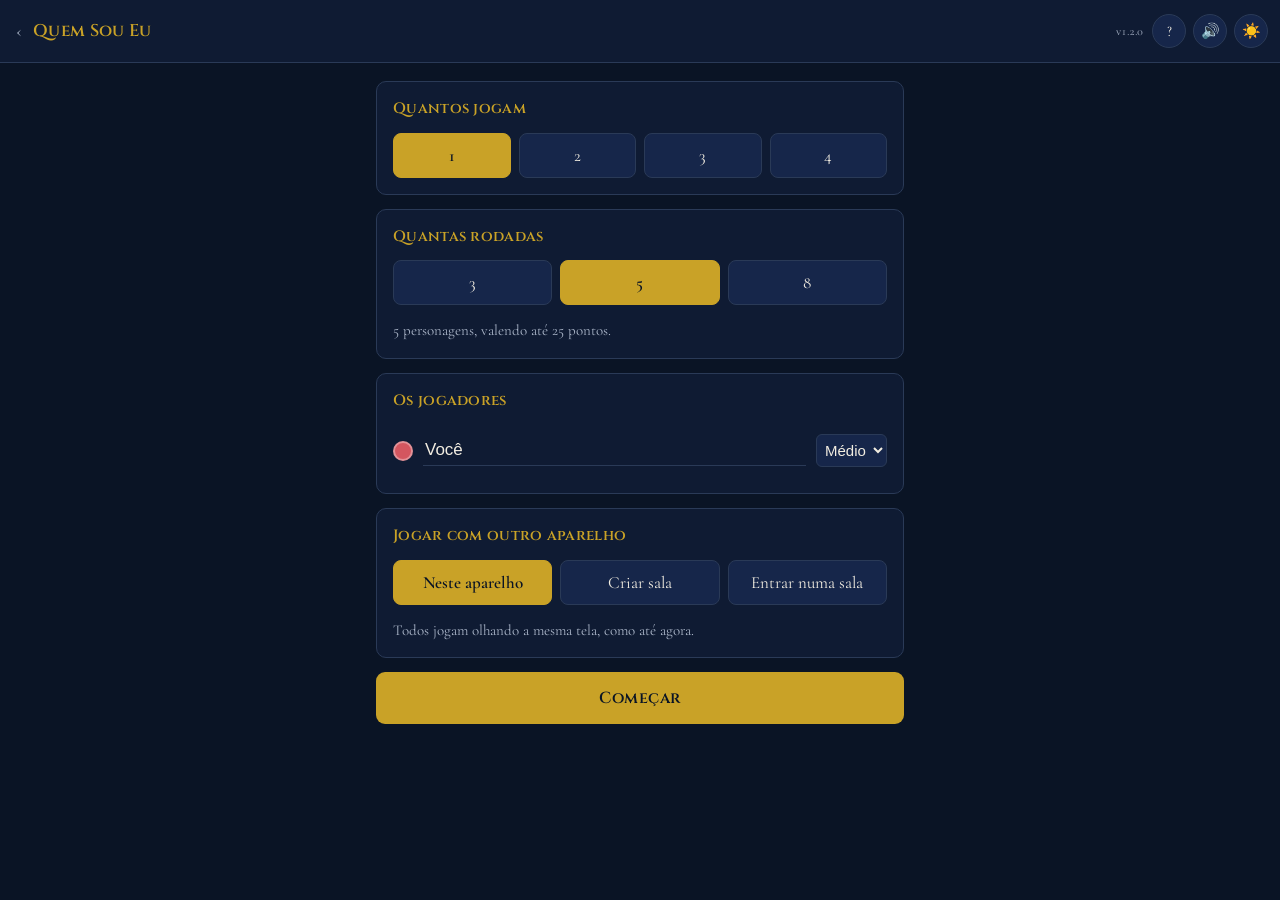
<file: quem-sou-eu.html>
<!DOCTYPE html>
<html lang="pt-BR">
<head>
<meta charset="utf-8">
<meta name="viewport" content="width=device-width, initial-scale=1, viewport-fit=cover">
<meta name="theme-color" content="#0F1B33">
<title>Quem Sou Eu — Arena da Palavra</title>
<link rel="manifest" href="manifest.json">
<link rel="icon" type="image/png" sizes="32x32" href="icone-32.png">
<link rel="icon" type="image/png" sizes="192x192" href="icone-192.png">
<link rel="apple-touch-icon" href="icone-180.png">
<meta name="apple-mobile-web-app-capable" content="yes">
<meta name="apple-mobile-web-app-status-bar-style" content="black-translucent">
<meta name="apple-mobile-web-app-title" content="Arena da Palavra">
<link rel="preconnect" href="https://fonts.googleapis.com">
<link rel="preconnect" href="https://fonts.gstatic.com" crossorigin>
<link href="https://fonts.googleapis.com/css2?family=Cinzel:wght@500;600;700&family=Cormorant+Garamond:ital,wght@0,400;0,600;1,400&display=swap" rel="stylesheet">
<link rel="stylesheet" href="comum.css">
<style>
.faixa{display:flex;align-items:stretch;gap:8px;margin-bottom:14px;flex-wrap:wrap}
.faixa .lado{
  flex:1;min-width:78px;text-align:center;padding:9px 6px;border-radius:9px;
  background:var(--surface);border:1px solid var(--linha);
  transition:border-color .2s, background .2s;
}
.faixa .lado.vez{border-color:var(--cor-lado);background:color-mix(in srgb, var(--cor-lado) 15%, var(--surface))}
.faixa .lado .quem{
  display:block;font-family:'Cinzel',serif;font-size:12px;color:var(--ink-dim);
  margin-bottom:3px;overflow:hidden;text-overflow:ellipsis;white-space:nowrap;
}
.faixa .lado.vez .quem{color:var(--cor-lado)}
.faixa .lado .pontos{font-size:23px;line-height:1;font-family:'Cinzel',serif;color:var(--cor-lado);font-variant-numeric:tabular-nums}

.cabecalho{
  display:flex;align-items:baseline;justify-content:space-between;gap:10px;
  margin-bottom:9px;
}
.cabecalho .grupo{font-family:'Cinzel',serif;font-size:13px;color:var(--gold)}
.cabecalho .vale{font-size:15px;color:var(--ink-dim)}
.cabecalho .vale b{color:var(--gold-soft);font-family:'Cinzel',serif}

.pistas{list-style:none;padding:0;margin:0 0 16px}
.pistas li{
  display:flex;gap:11px;padding:12px 13px;margin-bottom:8px;
  background:var(--surface);border:1px solid var(--linha);border-radius:10px;
  border-left:4px solid var(--gold);
  font-size:18px;line-height:1.35;
  animation:entra .3s ease-out;
}
.pistas li .num{
  font-family:'Cinzel',serif;font-size:14px;color:var(--gold);
  flex-shrink:0;padding-top:3px;min-width:16px;
}
@keyframes entra{from{opacity:0;transform:translateY(-7px)}}
@media (prefers-reduced-motion:reduce){.pistas li{animation:none}}

.botoes{display:flex;gap:9px;margin-bottom:12px}
.botoes button{flex:1}
.principal.menor{padding:13px 8px;font-size:15px}
.secundario.menor{margin-top:0;padding:13px 8px;font-size:15px;border-color:var(--gold);color:var(--gold)}

.suspeitos{display:grid;grid-template-columns:repeat(2,1fr);gap:8px;margin-bottom:10px}
@media (min-width:430px){ .suspeitos{grid-template-columns:repeat(3,1fr)} }
.suspeito{
  padding:13px 8px;border-radius:8px;border:1px solid var(--linha);
  background:var(--surface-2);font-size:16px;text-align:center;
  overflow:hidden;text-overflow:ellipsis;white-space:nowrap;
}
.suspeito:not(:disabled):hover{border-color:var(--gold)}
.suspeito.riscado{opacity:.32;text-decoration:line-through;cursor:default}
.suspeito.certo{background:#1E5B3C;border-color:#3E9268;color:#F2EDE1;opacity:1;text-decoration:none}

.veredito{
  margin-top:6px;padding:13px;border-radius:10px;
  background:var(--surface);border:1px solid var(--linha);
  border-left:4px solid var(--gold);
}
.veredito .nome{font-family:'Cinzel',serif;font-size:20px;color:var(--gold);display:block;margin-bottom:3px}
.veredito .conta{font-size:16px;color:var(--ink-dim);display:block;margin-bottom:2px}
.veredito .ref{font-size:15px;color:var(--gold-soft)}
</style>
</head>
<body>

<header></header>

<main>

<!-- ============ PREPARO ============ -->
<section class="tela ativa" id="telaPreparo">
  <div class="bloco">
    <h2>Quantos jogam</h2>
    <div class="escolhas" id="escQtd"></div>
  </div>

  <div class="bloco">
    <h2>Quantas rodadas</h2>
    <div class="escolhas" id="escRodadas"></div>
    <p class="legenda" style="margin:14px 0 0" id="legRodadas">—</p>
  </div>

  <div class="bloco">
    <h2>Os jogadores</h2>
    <div id="listaJogadores"></div>
  </div>

  <div id="painelSala"></div>

  <button class="principal" id="btnComecar">Começar</button>
</section>

<!-- ============ JOGO ============ -->
<section class="tela" id="telaJogo">
  <div class="faixa" id="faixa"></div>

  <div class="cabecalho">
    <span class="grupo" id="grupo">—</span>
    <span class="vale" id="vale">—</span>
  </div>

  <ol class="pistas" id="pistas"></ol>

  <div class="botoes" id="botoes">
    <button class="principal menor" id="btnArriscar">Já sei quem é</button>
    <button class="secundario menor" id="btnMaisUma">Pedir outra pista</button>
  </div>

  <div class="suspeitos" id="suspeitos" style="display:none"></div>
  <div id="veredito"></div>

  <p class="aviso" id="aviso">—</p>
  <button class="secundario" id="btnSair">Encerrar e voltar</button>
</section>

<!-- ============ FIM ============ -->
<section class="tela" id="telaFim">
  <div class="fim">
    <h2 id="fimTitulo">—</h2>
    <p class="legenda" id="fimSub">—</p>
    <ol class="placar-lista" id="placarFinal"></ol>
    <button class="principal" id="btnDeNovo">Jogar de novo</button>
    <button class="secundario" id="btnVoltarPreparo">Mudar as opções</button>
  </div>
</section>

</main>

<script src="personagens.js"></script>
<script src="comum.js"></script>
<script src="sala.js"></script>
<script>
"use strict";

/* =========================================================
   QUEM SOU EU — Arena da Palavra
   Cinco pistas em primeira pessoa, da mais obscura à mais óbvia.
   Quanto menos pistas você usar, mais vale o acerto.
   v1.0.0
   ========================================================= */

const VERSAO = "1.2.0";
const VALOR = [5, 4, 3, 2, 1];       // pontos conforme a pista em que você acerta
const SUSPEITOS = 6;                  // nomes na lista de palpites

const CORES_JOGADOR = ["#D4565F", "#C9A227", "#2A5B9C", "#2E6B4F"];

const REGRAS = `
  <h2>Como se joga</h2>

  <h3>O objetivo</h3>
  <p>Descobrir de qual personagem da Bíblia são as pistas. Elas vêm em primeira pessoa, como se ele mesmo estivesse falando.</p>

  <h3>As pistas valem pontos</h3>
  <p>A primeira pista é a mais difícil e vale 5 pontos. A cada pista que você pede, o acerto vale menos: 4, 3, 2 e, na última, 1 ponto. Arriscar cedo é a jogada corajosa.</p>

  <h3>O palpite</h3>
  <p>Ao tocar em "já sei quem é", aparece uma lista de suspeitos do mesmo trecho da Bíblia. Errar risca aquele nome da lista, revela mais uma pista e derruba o valor do acerto.</p>

  <h3>Se as cinco acabarem</h3>
  <p>Quem não acertar depois da última pista não pontua naquela rodada, e o nome é revelado com a referência bíblica.</p>

  <h3>Jogando acompanhado</h3>
  <p>Cada jogador recebe o seu próprio personagem na sua vez. Vence quem somar mais pontos ao fim das rodadas combinadas.</p>

  <h3>Os níveis</h3>
  <p>Fácil traz os personagens que todo mundo conhece. Difícil traz gente como Balaão, Coré e Apolo — que estão lá, mas passam despercebidos.</p>
`;

let cfg = { qtd:1, rodadas:5, jogadores:[] };
let jogo = null;

/* ---------------------------------------------------------
   PREPARO
   --------------------------------------------------------- */

function montarPreparo(){
  UI.escolhas($("#escQtd"), [1,2,3,4], cfg.qtd, v => { cfg.qtd = v; montarPreparo(); });
  UI.escolhas($("#escRodadas"),
    [{valor:3,rotulo:"3"},{valor:5,rotulo:"5"},{valor:8,rotulo:"8"}],
    cfg.rodadas, v => { cfg.rodadas = v; montarPreparo(); });

  $("#legRodadas").textContent = cfg.qtd === 1
    ? cfg.rodadas + " personagens, valendo até " + (cfg.rodadas * 5) + " pontos."
    : cfg.rodadas + " rodadas para cada um. Vence quem somar mais pontos.";

  const anteriores = cfg.jogadores;
  const lista = $("#listaJogadores");
  lista.innerHTML = "";
  cfg.jogadores = [];

  for(let i = 0; i < cfg.qtd; i++){
    const velho = anteriores[i] || {};
    const j = {
      nome: velho.nome || (i === 0 ? "Você" : "Jogador " + (i+1)),
      nivel: velho.nivel || 2,
      cor: CORES_JOGADOR[i],
      pontos: 0
    };
    const linha = document.createElement("div");
    linha.className = "jogador-linha";
    const bola = document.createElement("span");
    bola.className = "bolinha"; bola.style.background = j.cor;
    const nome = document.createElement("input");
    nome.type = "text"; nome.value = j.nome; nome.maxLength = 16;
    nome.setAttribute("aria-label", "Nome do jogador " + (i+1));
    nome.addEventListener("input", () => { j.nome = nome.value.trim() || ("Jogador " + (i+1)); });
    const nivel = document.createElement("select");
    nivel.setAttribute("aria-label", "Nível dos personagens");
    [[1,"Fácil"],[2,"Médio"],[3,"Difícil"]].forEach(([v,t]) => {
      const o = document.createElement("option"); o.value = v; o.textContent = t;
      if(v === j.nivel) o.selected = true; nivel.appendChild(o);
    });
    nivel.addEventListener("change", () => { j.nivel = Number(nivel.value); });
    linha.append(bola, nome, nivel);
    lista.appendChild(linha);
    cfg.jogadores.push(j);
  }
}

/* ---------------------------------------------------------
   PARTIDA
   --------------------------------------------------------- */

function embaralhar(a){
  for(let i = a.length - 1; i > 0; i--){
    const k = Math.floor(Math.random() * (i + 1));
    [a[i], a[k]] = [a[k], a[i]];
  }
  return a;
}

function comecar(){
  Fichas.zerar();
  cfg.jogadores.forEach(j => j.pontos = 0);
  jogo = { rodada:1, vez:0, ficha:null, pistas:0, suspeitos:[], riscados:[], fase:"pista" };
  UI.trocarTela("telaJogo");
  montarFaixa();
  novaFicha();
}

function atual(){ return cfg.jogadores[jogo.vez]; }

function montarFaixa(){
  const f = $("#faixa");
  f.innerHTML = "";
  cfg.jogadores.forEach(j => {
    const d = document.createElement("div");
    d.className = "lado";
    d.style.setProperty("--cor-lado", j.cor);
    d.innerHTML = '<span class="quem"></span><span class="pontos">0</span>';
    $(".quem", d).textContent = j.nome;
    f.appendChild(d);
  });
  atualizarFaixa();
}

function atualizarFaixa(){
  $$("#faixa .lado").forEach((d, i) => {
    $(".pontos", d).textContent = cfg.jogadores[i].pontos;
    d.classList.toggle("vez", i === jogo.vez && jogo.fase !== "fim");
  });
}

function novaFicha(){
  const j = atual();
  const ficha = Fichas.sortear(j.nivel);

  // a lista de suspeitos vem do mesmo trecho da Bíblia que o personagem
  const elenco = (ELENCO[ficha.g] || []).filter(n => n !== ficha.n);
  const outros = embaralhar(elenco.slice()).slice(0, SUSPEITOS - 1);
  const suspeitos = embaralhar(outros.concat([ficha.n]));

  jogo.ficha = ficha;
  jogo.pistas = 1;
  jogo.suspeitos = suspeitos;
  jogo.riscados = [];
  jogo.fase = "pista";

  jogo.desfecho = null;

  $("#grupo").textContent = GRUPOS[ficha.g] || "Bíblia";
  $("#suspeitos").style.display = "none";
  $("#veredito").innerHTML = "";
  $("#botoes").style.display = "flex";
  $("#btnMaisUma").disabled = false;
  $("#btnArriscar").disabled = false;

  desenharPistas();
  atualizarFaixa();
  publicar();
  seguirTurno();
}

function desenharPistas(){
  const ol = $("#pistas");
  ol.innerHTML = "";
  for(let i = 0; i < jogo.pistas; i++){
    const li = document.createElement("li");
    const num = document.createElement("span");
    num.className = "num"; num.textContent = (i + 1) + ".";
    const txt = document.createElement("span");
    txt.textContent = jogo.ficha.p[i];
    li.append(num, txt);
    ol.appendChild(li);
  }
  const vale = VALOR[jogo.pistas - 1];
  $("#vale").innerHTML = "acertar agora vale <b>" + vale + "</b> " + (vale === 1 ? "ponto" : "pontos");
  $("#btnMaisUma").textContent = jogo.pistas >= 5
    ? "Não há mais pistas"
    : "Pedir outra pista (cai para " + VALOR[jogo.pistas] + ")";
  $("#btnMaisUma").disabled = jogo.pistas >= 5;
}

function avisar(t){ $("#aviso").textContent = t || ""; }

/* ---------- as ações ---------- */

function maisUmaPista(){
  if(jogo.fase !== "pista" || jogo.pistas >= 5) return;
  if(!souDaVez()) return;
  jogo.pistas++;
  Som.toque();
  desenharPistas();
  publicar();
  if(jogo.pistas >= 5) avisar("Última pista. Agora é arriscar ou passar.");
}

function abrirSuspeitos(){
  if(jogo.fase === "fim") return;
  if(!souDaVez()) return;
  jogo.fase = "palpite";
  Som.toque();
  $("#botoes").style.display = "none";

  const cx = $("#suspeitos");
  cx.innerHTML = "";
  jogo.suspeitos.forEach(nome => {
    const b = document.createElement("button");
    b.className = "suspeito" + (jogo.riscados.includes(nome) ? " riscado" : "");
    b.textContent = nome;
    b.disabled = jogo.riscados.includes(nome);
    b.addEventListener("click", () => palpitar(nome, b));
    cx.appendChild(b);
  });
  cx.style.display = "grid";
  avisar("Quem é?");
}

function palpitar(nome, botao){
  if(jogo.fase !== "palpite") return;
  if(!souDaVez()) return;

  if(nome === jogo.ficha.n){
    jogo.fase = "fim-rodada";
    botao.classList.add("certo");
    $$("#suspeitos .suspeito").forEach(b => b.disabled = true);
    const ganhos = VALOR[jogo.pistas - 1];
    atual().pontos += ganhos;
    Som.vitoria();
    atualizarFaixa();
    return fecharRodada(true, ganhos);
  }

  jogo.riscados.push(nome);
  botao.classList.add("riscado");
  botao.disabled = true;
  Som.erro();
  publicar();

  if(jogo.pistas >= 5){
    jogo.fase = "fim-rodada";
    $$("#suspeitos .suspeito").forEach(b => b.disabled = true);
    return fecharRodada(false, 0);
  }

  jogo.pistas++;
  jogo.fase = "pista";
  desenharPistas();
  $("#suspeitos").style.display = "none";
  $("#botoes").style.display = "flex";
  avisar("Não é " + nome + ". Veio mais uma pista, e o acerto vale menos.");
}

function fecharRodada(acertou, ganhos){
  jogo.desfecho = {acertou, ganhos, pistas: jogo.pistas, nome: atual().nome,
                   personagem: jogo.ficha.n, ref: jogo.ficha.r};
  publicar();
  mostrarVeredito(jogo.desfecho);
}

function mostrarVeredito(v){
  const acertou = v.acertou, ganhos = v.ganhos;
  $("#botoes").style.display = "none";
  avisar("");

  const cx = $("#veredito");
  cx.innerHTML = "";
  const cartao = document.createElement("div");
  cartao.className = "veredito";
  const nome = document.createElement("span");
  nome.className = "nome";
  nome.textContent = v.personagem;
  const conta = document.createElement("span");
  conta.className = "conta";
  conta.textContent = acertou
    ? v.nome + " acertou com " + v.pistas + (v.pistas === 1 ? " pista" : " pistas") + ": " + ganhos + (ganhos === 1 ? " ponto" : " pontos")
    : "Ninguém acertou desta vez.";
  const ref = document.createElement("span");
  ref.className = "ref";
  ref.textContent = v.ref;
  cartao.append(nome, conta, ref);
  cx.appendChild(cartao);

  if(!acertou) Som.pausa();

  const ultimaVez = jogo.vez === cfg.jogadores.length - 1;
  const acabou = ultimaVez && jogo.rodada >= cfg.rodadas;

  const b = document.createElement("button");
  b.className = "principal";
  b.style.marginTop = "12px";
  // quem acabou de jogar é quem segue; o outro aparelho apenas acompanha
  const meu = !Sala.ativa() || souDaVez();
  b.textContent = acabou ? "Ver o resultado" : (meu ? "Continuar" : "Aguardando o outro aparelho…");
  b.disabled = !meu && !acabou;
  if(meu || acabou) b.addEventListener("click", () => {
    if(acabou) return fimDaPartida();
    if(ultimaVez) jogo.rodada++;
    jogo.vez = (jogo.vez + 1) % cfg.jogadores.length;
    $("#suspeitos").style.display = "none";
    novaFicha();
  });
  cx.appendChild(b);
  if(meu || acabou) b.focus();
}

/* ---------- fim ---------- */

function fimDaPartida(){
  jogo.fase = "fim";
  Som.vitoria();
  const ordem = cfg.jogadores.slice().sort((a,b) => b.pontos - a.pontos);
  const maximo = cfg.rodadas * 5;

  if(cfg.jogadores.length === 1){
    const p = ordem[0].pontos;
    $("#fimTitulo").textContent = p + " de " + maximo + " pontos";
    $("#fimSub").textContent = p >= maximo * 0.8 ? "Você conhece essa gente de perto."
      : p >= maximo * 0.5 ? "Bom resultado. Dá para arriscar mais cedo."
      : "Vale voltar às histórias e tentar de novo.";
    $("#placarFinal").innerHTML = "";
  } else {
    const empate = ordem[0].pontos === ordem[1].pontos;
    $("#fimTitulo").textContent = empate ? "Empate" : ordem[0].nome + " venceu";
    $("#fimSub").textContent = cfg.rodadas + (cfg.rodadas === 1 ? " rodada" : " rodadas") +
      " · até " + maximo + " pontos possíveis";
    const ol = $("#placarFinal");
    ol.innerHTML = "";
    ordem.forEach(j => {
      const li = document.createElement("li");
      const bola = document.createElement("span");
      bola.className = "bolinha"; bola.style.background = j.cor;
      const nome = document.createElement("span"); nome.textContent = j.nome;
      const pts = document.createElement("span");
      pts.style.flex = "0"; pts.style.color = "var(--ink-dim)";
      pts.textContent = j.pontos;
      li.append(bola, nome, pts);
      ol.appendChild(li);
    });
  }
  UI.trocarTela("telaFim");
}

/* ---------------------------------------------------------
   SALA
   --------------------------------------------------------- */

function souDaVez(){ return Sala.minhaVez(jogo ? jogo.vez : 0); }

function retratar(){
  if(!jogo || !jogo.ficha) return null;
  return {
    rodadas: cfg.rodadas,
    nomes: cfg.jogadores.map(j => j.nome),
    niveis: cfg.jogadores.map(j => j.nivel),
    pontos: cfg.jogadores.map(j => j.pontos),
    rodada: jogo.rodada, vez: jogo.vez,
    ficha: jogo.ficha, pistas: jogo.pistas,
    suspeitos: jogo.suspeitos, riscados: jogo.riscados,
    fase: jogo.fase === "palpite" ? "pista" : jogo.fase,
    desfecho: jogo.desfecho || null
  };
}

function aplicarEstado(d){
  if(!d) return;
  cfg.rodadas = d.rodadas;
  if(cfg.jogadores.length !== d.nomes.length){
    cfg.jogadores = d.nomes.map((n, i) => ({nome:n, nivel:d.niveis[i], cor:CORES_JOGADOR[i], pontos:d.pontos[i]}));
    cfg.qtd = d.nomes.length;
  }
  cfg.jogadores.forEach((j, i) => { j.nome = d.nomes[i]; j.nivel = d.niveis[i]; j.pontos = d.pontos[i]; });

  const primeira = !jogo;
  if(primeira){ jogo = {}; UI.trocarTela("telaJogo"); montarFaixa(); }
  Object.assign(jogo, {
    rodada:d.rodada, vez:d.vez, ficha:d.ficha, pistas:d.pistas,
    suspeitos:d.suspeitos, riscados:d.riscados, fase:d.fase,
    desfecho:d.desfecho
  });

  $("#grupo").textContent = GRUPOS[jogo.ficha.g] || "Bíblia";
  $("#suspeitos").style.display = "none";
  $("#veredito").innerHTML = "";
  desenharPistas();
  atualizarFaixa();

  if(jogo.desfecho) return mostrarVeredito(jogo.desfecho);
  seguirTurno();
}

function seguirTurno(){
  const j = atual();
  const meu = !Sala.ativa() || souDaVez();
  $("#botoes").style.display = meu ? "flex" : "none";
  $("#btnArriscar").disabled = !meu;
  if(!meu) return avisar("Aguardando " + j.nome + " no outro aparelho…");
  avisar(cfg.jogadores.length === 1
    ? "Rodada " + jogo.rodada + " de " + cfg.rodadas + "."
    : j.nome + ", é a sua vez. Rodada " + jogo.rodada + " de " + cfg.rodadas + ".");
}

function publicar(){ Sala.enviar(); }

/* ---------------------------------------------------------
   LIGAÇÕES
   --------------------------------------------------------- */

UI.iniciar({ titulo:"Quem Sou Eu", versao:VERSAO, regras:REGRAS, voltar:"index.html" });

Sala.montarPainel($("#painelSala"), {
  jogoId: "quemsoueu", lugares: 4,
  retratar: retratar, aplicar: aplicarEstado,
  aoMudarGente: (n) => {
    if(Sala.souDono && !jogo && n >= 1){
      cfg.qtd = Math.max(1, Math.min(4, n));
      montarPreparo();
      $("#btnComecar").textContent = "Começar (" + n + " na sala)";
    }
    if(jogo && jogo.fase !== "fim" && n < 2) avisar("Um aparelho saiu da sala.");
  },
  aoMudarLugar: (lugar) => {
    $("#btnComecar").textContent = lugar === 0 ? "Começar (você comanda)"
                                               : "Esperando o comando do jogador 1";
    $("#btnComecar").disabled = lugar !== 0;
  },
  aoLigar: (lugar) => {
    montarPreparo();
    $("#btnComecar").textContent = lugar === 0 ? "Começar (você comanda)" : "Esperando o outro aparelho começar";
    $("#btnComecar").disabled = lugar !== 0;
  },
  aoDesligar: () => {
    if(Sala.ativa()) Sala.fechar();
    $("#btnComecar").textContent = "Começar";
    $("#btnComecar").disabled = false;
  }
});

$("#btnComecar").addEventListener("click", comecar);
$("#btnMaisUma").addEventListener("click", maisUmaPista);
$("#btnArriscar").addEventListener("click", abrirSuspeitos);
$("#btnSair").addEventListener("click", () => UI.trocarTela("telaPreparo"));
$("#btnDeNovo").addEventListener("click", comecar);
$("#btnVoltarPreparo").addEventListener("click", () => UI.trocarTela("telaPreparo"));

montarPreparo();
</script>
</body>
</html>
</file>
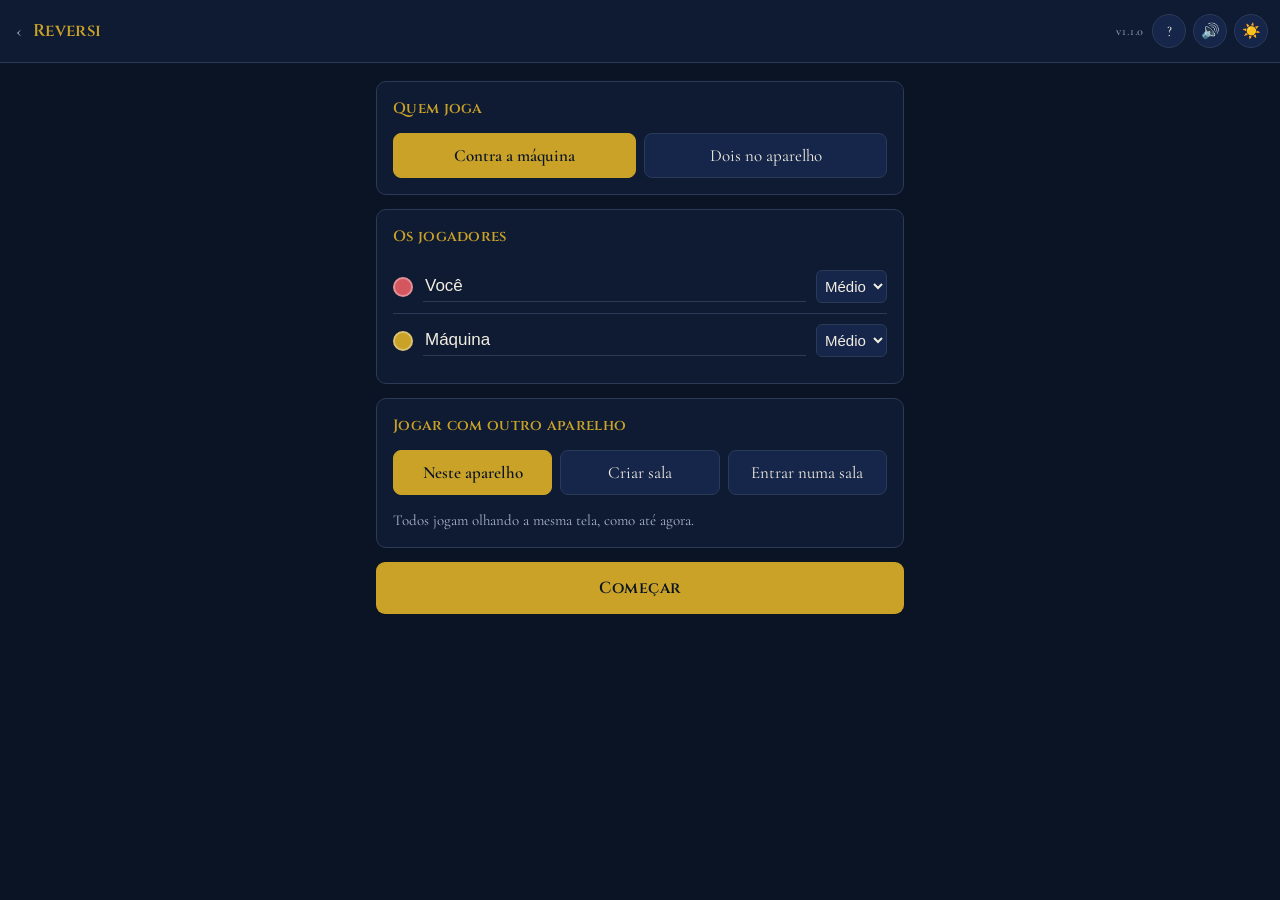
<file: reversi.html>
<!DOCTYPE html>
<html lang="pt-BR">
<head>
<meta charset="utf-8">
<meta name="viewport" content="width=device-width, initial-scale=1, viewport-fit=cover">
<meta name="theme-color" content="#0F1B33">
<title>Reversi — Arena da Palavra</title>
<link rel="manifest" href="manifest.json">
<link rel="icon" type="image/png" sizes="32x32" href="icone-32.png">
<link rel="icon" type="image/png" sizes="192x192" href="icone-192.png">
<link rel="apple-touch-icon" href="icone-180.png">
<meta name="apple-mobile-web-app-capable" content="yes">
<meta name="apple-mobile-web-app-status-bar-style" content="black-translucent">
<meta name="apple-mobile-web-app-title" content="Arena da Palavra">
<link rel="preconnect" href="https://fonts.googleapis.com">
<link rel="preconnect" href="https://fonts.gstatic.com" crossorigin>
<link href="https://fonts.googleapis.com/css2?family=Cinzel:wght@500;600;700&family=Cormorant+Garamond:ital,wght@0,400;0,600;1,400&display=swap" rel="stylesheet">
<link rel="stylesheet" href="comum.css">
<style>
/* Espaçamento em pixels: porcentagem no sentido vertical não tem
   contra o que se medir enquanto a altura vem das próprias casas. */

.placar{display:flex;align-items:stretch;gap:10px;margin-bottom:13px}
.placar .lado{
  flex:1;text-align:center;padding:10px 8px;border-radius:10px;
  background:var(--surface);border:1px solid var(--linha);
  transition:border-color .2s, background .2s;
}
.placar .lado.vez{border-color:var(--cor-lado);background:color-mix(in srgb, var(--cor-lado) 15%, var(--surface))}
.placar .lado .quem{
  display:block;font-family:'Cinzel',serif;font-size:13px;color:var(--ink-dim);
  margin-bottom:4px;overflow:hidden;text-overflow:ellipsis;white-space:nowrap;
}
.placar .lado.vez .quem{color:var(--cor-lado)}
.placar .lado .pontos{font-size:27px;line-height:1;font-family:'Cinzel',serif;color:var(--cor-lado);font-variant-numeric:tabular-nums}
.placar .meio{align-self:center;font-size:13px;color:var(--ink-dim);text-align:center;min-width:54px;line-height:1.25}

.arena{width:100%;max-width:420px;margin:0 auto}
.tabuleiro{
  display:grid;grid-template-columns:repeat(8,1fr);gap:3px;
  background:var(--surface);border:1px solid var(--linha);
  border-radius:10px;padding:6px;align-content:start;
}
.casa{
  width:100%;aspect-ratio:1;border-radius:4px;padding:0;border:none;
  background:var(--surface-2);display:grid;place-items:center;
  -webkit-tap-highlight-color:transparent;transition:background .15s;
}
.casa:disabled{cursor:default}
.casa.canto{background:color-mix(in srgb, var(--gold) 18%, var(--surface-2))}
.casa.pode{background:rgba(201,162,39,.20);cursor:pointer}
.casa.pode:hover{background:rgba(201,162,39,.42)}
.casa.pode::after{
  content:'';width:30%;aspect-ratio:1;border-radius:50%;
  border:1.5px solid var(--gold);opacity:.8;
}
.casa.pode.canto::after{width:42%;border-width:2px;opacity:1}

.peca{
  width:82%;aspect-ratio:1;border-radius:50%;
  box-shadow:inset 0 -2px 4px rgba(0,0,0,.4), inset 0 2px 4px rgba(255,255,255,.3);
  animation:pousa .25s ease-out;
}
.peca.x{background:var(--carmim-claro)}
.peca.o{background:var(--gold-soft)}
.peca.virou{animation:gira .4s ease-out}
.peca.ultima{box-shadow:0 0 0 2px var(--ink), inset 0 -2px 4px rgba(0,0,0,.4)}
@keyframes pousa{from{transform:scale(.3);opacity:0}}
@keyframes gira{from{transform:rotateY(180deg) scale(.75)}}
@media (prefers-reduced-motion:reduce){.peca,.peca.virou{animation:none}}

.desfecho{text-align:center;margin-top:14px}
.desfecho .frase{font-family:'Cinzel',serif;font-size:19px;margin:0 0 10px}
.desfecho .frase.venceu{color:var(--gold)}
</style>
</head>
<body>

<header></header>

<main>

<!-- ============ PREPARO ============ -->
<section class="tela ativa" id="telaPreparo">
  <div class="bloco">
    <h2>Quem joga</h2>
    <div class="escolhas" id="escModo"></div>
  </div>

  <div class="bloco">
    <h2>Os jogadores</h2>
    <div id="listaJogadores"></div>
  </div>

  <div id="painelSala"></div>

  <button class="principal" id="btnComecar">Começar</button>
</section>

<!-- ============ JOGO ============ -->
<section class="tela" id="telaJogo">
  <div class="placar">
    <div class="lado" id="ladoX"><span class="quem">—</span><span class="pontos">2</span></div>
    <div class="meio" id="meioPlacar">—</div>
    <div class="lado" id="ladoO"><span class="quem">—</span><span class="pontos">2</span></div>
  </div>

  <div class="arena">
    <div class="tabuleiro" id="tabuleiro"></div>
  </div>

  <p class="aviso" id="aviso">—</p>
  <div class="desfecho" id="desfecho"></div>
  <button class="secundario" id="btnSair">Encerrar e voltar</button>
</section>

<!-- ============ FIM ============ -->
<section class="tela" id="telaFim">
  <div class="fim">
    <h2 id="fimTitulo">—</h2>
    <p class="legenda" id="fimSub">—</p>
    <ol class="placar-lista" id="placarFinal"></ol>
    <button class="principal" id="btnDeNovo">Jogar de novo</button>
    <button class="secundario" id="btnVoltarPreparo">Mudar as opções</button>
  </div>
</section>

</main>

<script src="perguntas.js"></script>
<script src="comum.js"></script>
<script src="sala.js"></script>
<script>
"use strict";

/* =========================================================
   REVERSI — Arena da Palavra
   Cerque as peças do adversário e elas viram da sua cor.
   Os quatro cantos são as únicas casas que nunca mais viram —
   e por isso são as únicas que exigem responder uma pergunta.
   v1.0.0
   ========================================================= */

const VERSAO = "1.1.0";
const N = 8;
const CANTOS = [0, 7, 56, 63];

const DIRECOES = [[-1,-1],[-1,0],[-1,1],[0,-1],[0,1],[1,-1],[1,0],[1,1]];

/* Peso de cada casa. Canto vale ouro; a casa diagonal ao canto é
   veneno, porque entrega o canto ao adversário. */
const PESOS = [
  120,-20, 20,  5,  5, 20,-20,120,
  -20,-40, -5, -5, -5, -5,-40,-20,
   20, -5, 15,  3,  3, 15, -5, 20,
    5, -5,  3,  3,  3,  3, -5,  5,
    5, -5,  3,  3,  3,  3, -5,  5,
   20, -5, 15,  3,  3, 15, -5, 20,
  -20,-40, -5, -5, -5, -5,-40,-20,
  120,-20, 20,  5,  5, 20,-20,120
];

const PROFUNDIDADE = {1:1, 2:3, 3:5};
const ACASO = {1:0.5, 2:0.08, 3:0};

const REGRAS = `
  <h2>Como se joga</h2>

  <h3>O objetivo</h3>
  <p>Terminar a partida com mais peças da sua cor no tabuleiro. Só isso: não importa quem esteve na frente no meio do caminho.</p>

  <h3>A jogada</h3>
  <p>Você só pode pôr uma peça numa casa que prenda peças do adversário entre a peça nova e alguma peça sua — em linha reta, na horizontal, na vertical ou na diagonal. Todas as peças presas viram da sua cor. As casas onde isso é possível ficam marcadas.</p>
  <p>Se não houver jogada possível, você passa a vez. Se nenhum dos dois puder jogar, a partida acaba.</p>

  <h3>Os cantos e a pergunta</h3>
  <p>As quatro casas dos cantos são as únicas que nunca podem ser viradas — quem toma um canto o tem até o fim. Por isso, aqui, ocupar um canto exige responder uma pergunta bíblica. Acertando, o canto é seu; errando, a jogada se perde e a vez passa.</p>

  <h3>Estar na frente cedo atrapalha</h3>
  <p>Quem vira muitas peças no começo fica com pouca liberdade de movimento depois. Reversi se ganha no fim, não no meio.</p>

  <h3>Cuidado com as casas ao lado do canto</h3>
  <p>Pôr uma peça na diagonal de um canto vazio quase sempre entrega esse canto ao adversário. É o erro mais comum de quem está aprendendo.</p>
`;

let cfg = {
  modo:"maquina",
  jogadores:[
    {marca:"X", nome:"Você",    tipo:"humano",  nivel:2},
    {marca:"O", nome:"Máquina", tipo:"maquina", nivel:2}
  ]
};
let jogo = null;

const lin = p => Math.floor(p / N);
const col = p => p % N;
const outra = m => m === "X" ? "O" : "X";

/* ---------------------------------------------------------
   REGRAS PURAS
   --------------------------------------------------------- */

function viradas(tab, p, marca){
  if(tab[p] !== null) return [];
  const inimiga = outra(marca);
  const fora = [];
  for(const [dl, dc] of DIRECOES){
    let l = lin(p) + dl, c = col(p) + dc;
    const fila = [];
    while(l >= 0 && l < N && c >= 0 && c < N && tab[l*N + c] === inimiga){
      fila.push(l*N + c); l += dl; c += dc;
    }
    if(fila.length && l >= 0 && l < N && c >= 0 && c < N && tab[l*N + c] === marca)
      fora.push(...fila);
  }
  return fora;
}

function jogadas(tab, marca){
  const fora = [];
  for(let p = 0; p < N*N; p++){
    if(tab[p] !== null) continue;
    const v = viradas(tab, p, marca);
    if(v.length) fora.push({p, vira:v});
  }
  return fora;
}

function contar(tab, marca){
  let n = 0;
  for(let p = 0; p < N*N; p++) if(tab[p] === marca) n++;
  return n;
}

function aplicar(tab, p, marca){
  const novo = tab.slice();
  novo[p] = marca;
  viradas(tab, p, marca).forEach(q => novo[q] = marca);
  return novo;
}

/* ---------------------------------------------------------
   PREPARO
   --------------------------------------------------------- */

function montarPreparo(){
  UI.escolhas($("#escModo"),
    [{valor:"maquina", rotulo:"Contra a máquina"}, {valor:"dupla", rotulo:"Dois no aparelho"}],
    cfg.modo, v => {
      cfg.modo = v;
      cfg.jogadores[1].tipo = (v === "maquina") ? "maquina" : "humano";
      if(v === "maquina" && cfg.jogadores[1].nome === "Jogador 2") cfg.jogadores[1].nome = "Máquina";
      if(v === "dupla"   && cfg.jogadores[1].nome === "Máquina")   cfg.jogadores[1].nome = "Jogador 2";
      montarPreparo();
    });

  const lista = $("#listaJogadores");
  lista.innerHTML = "";
  cfg.jogadores.forEach(j => {
    const linha = document.createElement("div");
    linha.className = "jogador-linha";
    const bola = document.createElement("span");
    bola.className = "bolinha";
    bola.style.background = j.marca === "X" ? "var(--carmim-claro)" : "var(--gold)";
    const nome = document.createElement("input");
    nome.type = "text"; nome.value = j.nome; nome.maxLength = 16;
    nome.setAttribute("aria-label", "Nome do jogador");
    nome.addEventListener("input", () => { j.nome = nome.value.trim() || ("Jogador " + j.marca); });
    const nivel = document.createElement("select");
    nivel.setAttribute("aria-label", "Nível");
    [[1,"Fácil"],[2,"Médio"],[3,"Difícil"]].forEach(([v,t]) => {
      const o = document.createElement("option"); o.value = v; o.textContent = t;
      if(v === j.nivel) o.selected = true; nivel.appendChild(o);
    });
    nivel.addEventListener("change", () => { j.nivel = Number(nivel.value); });
    linha.append(bola, nome, nivel);
    lista.appendChild(linha);
  });
}

/* ---------------------------------------------------------
   PARTIDA
   --------------------------------------------------------- */

function comecar(){
  Banco.zerar();
  const tab = Array(N*N).fill(null);
  tab[27] = "O"; tab[28] = "X"; tab[35] = "X"; tab[36] = "O";
  jogo = { tab, vez:"X", fase:"jogar", passouSeguido:0, ultima:null, virando:[] };
  UI.trocarTela("telaJogo");
  $("#desfecho").innerHTML = "";
  montarTabuleiro();
  publicar();
  seguirVez();
}

function jogadorDe(m){ return cfg.jogadores.find(j => j.marca === m); }

function montarTabuleiro(){
  const t = $("#tabuleiro");
  t.innerHTML = "";
  for(let p = 0; p < N*N; p++){
    const b = document.createElement("button");
    b.className = "casa" + (CANTOS.includes(p) ? " canto" : "");
    b.dataset.p = p;
    b.setAttribute("aria-label",
      String.fromCharCode(65 + col(p)) + (lin(p) + 1) + (CANTOS.includes(p) ? ", canto" : ""));
    b.addEventListener("click", () => tocar(p));
    t.appendChild(b);
  }
  redesenhar();
}

function redesenhar(){
  const casas = $$("#tabuleiro .casa");
  // quem está esperando não deve nem ver as casas marcadas do adversário
  const meuTurno = jogo.fase === "jogar" && jogadorDe(jogo.vez).tipo === "humano" && souDaVez();
  const possiveis = meuTurno ? jogadas(jogo.tab, jogo.vez).map(m => m.p) : [];

  casas.forEach((b, p) => {
    const marca = jogo.tab[p];
    b.innerHTML = "";
    b.classList.toggle("pode", possiveis.includes(p));
    b.disabled = !possiveis.includes(p);
    if(marca){
      const d = document.createElement("span");
      d.className = "peca " + (marca === "X" ? "x" : "o")
                  + (jogo.virando.includes(p) ? " virou" : "")
                  + (jogo.ultima === p ? " ultima" : "");
      b.appendChild(d);
    }
  });
  atualizarPlacar();
}

function atualizarPlacar(){
  const lx = $("#ladoX"), lo = $("#ladoO");
  lx.style.setProperty("--cor-lado", "var(--carmim-claro)");
  lo.style.setProperty("--cor-lado", "var(--gold-soft)");
  $(".quem", lx).textContent = jogadorDe("X").nome;
  $(".quem", lo).textContent = jogadorDe("O").nome;
  $(".pontos", lx).textContent = contar(jogo.tab, "X");
  $(".pontos", lo).textContent = contar(jogo.tab, "O");
  lx.classList.toggle("vez", jogo.vez === "X" && jogo.fase !== "fim");
  lo.classList.toggle("vez", jogo.vez === "O" && jogo.fase !== "fim");
  const vazias = jogo.tab.filter(x => x === null).length;
  $("#meioPlacar").innerHTML = vazias + "<br>casas<br>livres";
}

function avisar(t){ $("#aviso").textContent = t || ""; }

function seguirVez(){
  jogo.fase = "jogar";
  jogo.virando = [];
  const j = jogadorDe(jogo.vez);

  // numa sala, só o aparelho da vez decide o que acontece: passar a vez
  // também é decisão, e se os dois decidissem, a partida andaria dobrado
  if(Sala.ativa() && !souDaVez()){
    redesenhar();
    return avisar("Aguardando " + j.nome + " jogar no outro aparelho…");
  }

  const minhas = jogadas(jogo.tab, jogo.vez);

  if(minhas.length === 0){
    jogo.passouSeguido++;
    redesenhar();
    if(jogo.passouSeguido >= 2) return fimDaPartida();
    avisar(j.nome + " não tem jogada e passa a vez.");
    Som.pausa();
    jogo.vez = outra(jogo.vez);
    publicar();
    return setTimeout(seguirVez, 1200);
  }
  jogo.passouSeguido = 0;
  redesenhar();

  if(j.tipo === "maquina"){
    avisar(j.nome + " está pensando…");
    setTimeout(jogadaDaMaquina, 650);
  } else {
    const temCanto = minhas.some(m => CANTOS.includes(m.p));
    avisar(temCanto
      ? j.nome + ", há um canto ao seu alcance — e canto exige pergunta."
      : j.nome + ", escolha uma casa marcada.");
  }
}

/* ---------- a jogada ---------- */

function tocar(p){
  if(jogo.fase !== "jogar") return;
  if(!souDaVez()) return;      // a trava fica na jogada, não no botão
  if(jogadorDe(jogo.vez).tipo !== "humano") return;
  const m = jogadas(jogo.tab, jogo.vez).find(x => x.p === p);
  if(!m) return;

  if(CANTOS.includes(p)){
    jogo.fase = "respondendo";
    Som.toque();
    const j = jogadorDe(jogo.vez);
    Sala.aoAbrirPergunta();
    return Pergunta.abrir({
      para: j.nome,
      nivel: j.nivel,
      texto: a => a ? "Resposta certa. O canto é seu." : "Resposta errada. O canto escapou e a vez passa.",
      aoResponder: (acertou) => {
        if(!acertou){
          Som.erro();
          avisar("O canto escapou.");
          jogo.vez = outra(jogo.vez);
          publicar();
          Sala.aoFecharPergunta();
          return setTimeout(seguirVez, 900);
        }
        executar(m);
        Sala.aoFecharPergunta();
      }
    });
  }
  executar(m);
}

function executar(m){
  jogo.fase = "movendo";
  jogo.tab = aplicar(jogo.tab, m.p, jogo.vez);
  jogo.ultima = m.p;
  jogo.virando = m.vira;
  Som.marcar();
  redesenhar();

  const quem = jogadorDe(jogo.vez).nome;
  avisar(CANTOS.includes(m.p)
    ? quem + " tomou um canto e virou " + m.vira.length + (m.vira.length === 1 ? " peça." : " peças.")
    : quem + " virou " + m.vira.length + (m.vira.length === 1 ? " peça." : " peças."));

  if(jogo.tab.every(x => x !== null)) return setTimeout(fimDaPartida, 900);

  jogo.vez = outra(jogo.vez);
  publicar();
  setTimeout(seguirVez, 750);
}

/* ---------------------------------------------------------
   A MÁQUINA
   --------------------------------------------------------- */

function avaliar(tab, eu){
  const ele = outra(eu);
  const vazias = tab.filter(x => x === null).length;

  if(vazias === 0){
    const d = contar(tab, eu) - contar(tab, ele);
    return d > 0 ? 100000 : d < 0 ? -100000 : 0;
  }

  let posicao = 0;
  for(let p = 0; p < N*N; p++){
    if(tab[p] === eu) posicao += PESOS[p];
    else if(tab[p] === ele) posicao -= PESOS[p];
  }

  const meus = jogadas(tab, eu).length;
  const dele = jogadas(tab, ele).length;
  const mobilidade = (meus + dele) ? 100 * (meus - dele) / (meus + dele) : 0;

  let cantos = 0;
  CANTOS.forEach(p => { if(tab[p] === eu) cantos += 25; else if(tab[p] === ele) cantos -= 25; });

  // no fim da partida, o que vale mesmo é a contagem de peças
  if(vazias <= 12){
    const d = contar(tab, eu) - contar(tab, ele);
    return posicao * 0.3 + cantos * 4 + d * 12;
  }
  return posicao + mobilidade * 2.5 + cantos * 6;
}

function buscar(tab, prof, alfa, beta, daVez, eu, passouAntes){
  const minhas = jogadas(tab, daVez);
  if(minhas.length === 0){
    if(passouAntes) return avaliar(tab, eu);
    return buscar(tab, prof, alfa, beta, outra(daVez), eu, true);
  }
  if(prof === 0) return avaliar(tab, eu);

  // canto primeiro: melhora muito o corte alfa-beta
  minhas.sort((a, b) => PESOS[b.p] - PESOS[a.p]);
  const maximiza = daVez === eu;
  let melhor = maximiza ? -Infinity : Infinity;

  for(const m of minhas){
    const filho = aplicar(tab, m.p, daVez);
    const n = buscar(filho, prof - 1, alfa, beta, outra(daVez), eu, false);
    if(maximiza){ melhor = Math.max(melhor, n); alfa = Math.max(alfa, melhor); }
    else        { melhor = Math.min(melhor, n); beta  = Math.min(beta,  melhor); }
    if(alfa >= beta) break;
  }
  return melhor;
}

function jogadaDaMaquina(){
  const j = jogadorDe(jogo.vez);
  const minhas = jogadas(jogo.tab, jogo.vez);
  if(minhas.length === 0) return seguirVez();

  let escolha;
  if(Math.random() < ACASO[j.nivel]){
    escolha = minhas[Math.floor(Math.random() * minhas.length)];
  } else {
    const prof = PROFUNDIDADE[j.nivel];
    let melhor = -Infinity;
    escolha = minhas[0];
    minhas.sort((a, b) => PESOS[b.p] - PESOS[a.p]);
    for(const m of minhas){
      const filho = aplicar(jogo.tab, m.p, jogo.vez);
      const n = buscar(filho, prof - 1, -Infinity, Infinity, outra(jogo.vez), jogo.vez, false);
      if(n > melhor){ melhor = n; escolha = m; }
    }
  }

  // canto também custa pergunta para ela
  if(CANTOS.includes(escolha.p)){
    const acertou = Math.random() < ACERTO_MAQUINA[j.nivel];
    return setTimeout(() => {
      if(!acertou){
        Som.erro();
        avisar(j.nome + " chegou a um canto mas errou a pergunta.");
        jogo.vez = outra(jogo.vez);
        return setTimeout(seguirVez, 1100);
      }
      Som.acerto();
      executar(escolha);
    }, 700);
  }
  executar(escolha);
}

/* ---------------------------------------------------------
   FIM
   --------------------------------------------------------- */

function fimDaPartida(){
  if(jogo.fase === "fim" && $("#telaFim").classList.contains("ativa")) return;
  jogo.fase = "fim";
  publicar();
  const x = contar(jogo.tab, "X"), o = contar(jogo.tab, "O");
  redesenhar();
  Som.vitoria();

  const empate = x === o;
  const venc = x > o ? "X" : "O";
  $("#fimTitulo").textContent = empate ? "Empate" : jogadorDe(venc).nome + " venceu";
  $("#fimSub").textContent = x + " a " + o + " em 64 casas";

  const ol = $("#placarFinal");
  ol.innerHTML = "";
  ["X","O"].sort((a,b) => contar(jogo.tab, b) - contar(jogo.tab, a)).forEach(m => {
    const li = document.createElement("li");
    const bola = document.createElement("span");
    bola.className = "bolinha";
    bola.style.background = m === "X" ? "var(--carmim-claro)" : "var(--gold)";
    const nome = document.createElement("span"); nome.textContent = jogadorDe(m).nome;
    const pts = document.createElement("span");
    pts.style.flex = "0"; pts.style.color = "var(--ink-dim)";
    pts.textContent = contar(jogo.tab, m);
    li.append(bola, nome, pts);
    ol.appendChild(li);
  });
  UI.trocarTela("telaFim");
}

/* ---------------------------------------------------------
   SALA
   --------------------------------------------------------- */

function souDaVez(){ return Sala.minhaVez(jogo && jogo.vez === "X" ? 0 : 1); }

function retratar(){
  if(!jogo) return null;
  return {
    nomes: cfg.jogadores.map(j => j.nome),
    niveis: cfg.jogadores.map(j => j.nivel),
    tab: jogo.tab, vez: jogo.vez, fase: jogo.fase,
    passouSeguido: jogo.passouSeguido, ultima: jogo.ultima,
    // sem este aviso, o aparelho que está esperando nunca sabe que acabou
    acabou: jogo.fase === "fim"
  };
}

function aplicarEstado(d){
  if(!d) return;
  cfg.jogadores.forEach((j, i) => {
    j.nome = (d.nomes[i] === "Máquina") ? "Jogador 2" : d.nomes[i];
    j.nivel = d.niveis[i];
    j.tipo = "humano";
  });
  // primeiro o estado, só depois o desenho: montarTabuleiro() já pinta
  // as peças, e sem o tabuleiro carregado ele não tem o que pintar
  const primeiraVez = !jogo;
  if(primeiraVez) jogo = {virando:[]};
  Object.assign(jogo, {
    tab:d.tab, vez:d.vez, fase:"jogar",
    passouSeguido:d.passouSeguido, ultima:d.ultima, virando:[]
  });
  if(primeiraVez){
    UI.trocarTela("telaJogo");
    $("#desfecho").innerHTML = "";
    montarTabuleiro();
  }
  if(d.acabou) return fimDaPartida();
  /* Fora da trava de eco de propósito: seguirVez() pode concluir que o
     jogador da vez não tem jogada e passar a vez, e essa passagem é uma
     mudança de verdade, que precisa ser publicada. Dentro da trava, ela
     morreria aqui e os dois aparelhos ficariam se esperando. */
  setTimeout(seguirVez, 0);
}

function publicar(){ Sala.enviar(); }

/* ---------------------------------------------------------
   LIGAÇÕES
   --------------------------------------------------------- */

UI.iniciar({ titulo:"Reversi", versao:VERSAO, regras:REGRAS, voltar:"index.html" });

Sala.montarPainel($("#painelSala"), {
  jogoId: "reversi", lugares: 2,
  retratar: retratar, aplicar: aplicarEstado,
  aoMudarGente: (n) => { if(jogo && jogo.fase !== "fim" && n < 2) avisar("O outro aparelho saiu da sala."); },
  aoLigar: (lugar) => {
    cfg.modo = "dupla";
    cfg.jogadores[1].tipo = "humano";
    if(cfg.jogadores[1].nome === "Máquina") cfg.jogadores[1].nome = "Jogador 2";
    montarPreparo();
    $("#btnComecar").textContent = lugar === 0 ? "Começar (você comanda)" : "Esperando o outro aparelho começar";
    $("#btnComecar").disabled = lugar !== 0;
  },
  aoDesligar: () => {
    if(Sala.ativa()) Sala.fechar();
    $("#btnComecar").textContent = "Começar";
    $("#btnComecar").disabled = false;
  }
});

$("#btnComecar").addEventListener("click", comecar);
$("#btnSair").addEventListener("click", () => UI.trocarTela("telaPreparo"));
$("#btnDeNovo").addEventListener("click", comecar);
$("#btnVoltarPreparo").addEventListener("click", () => UI.trocarTela("telaPreparo"));

montarPreparo();
</script>
</body>
</html>
</file>
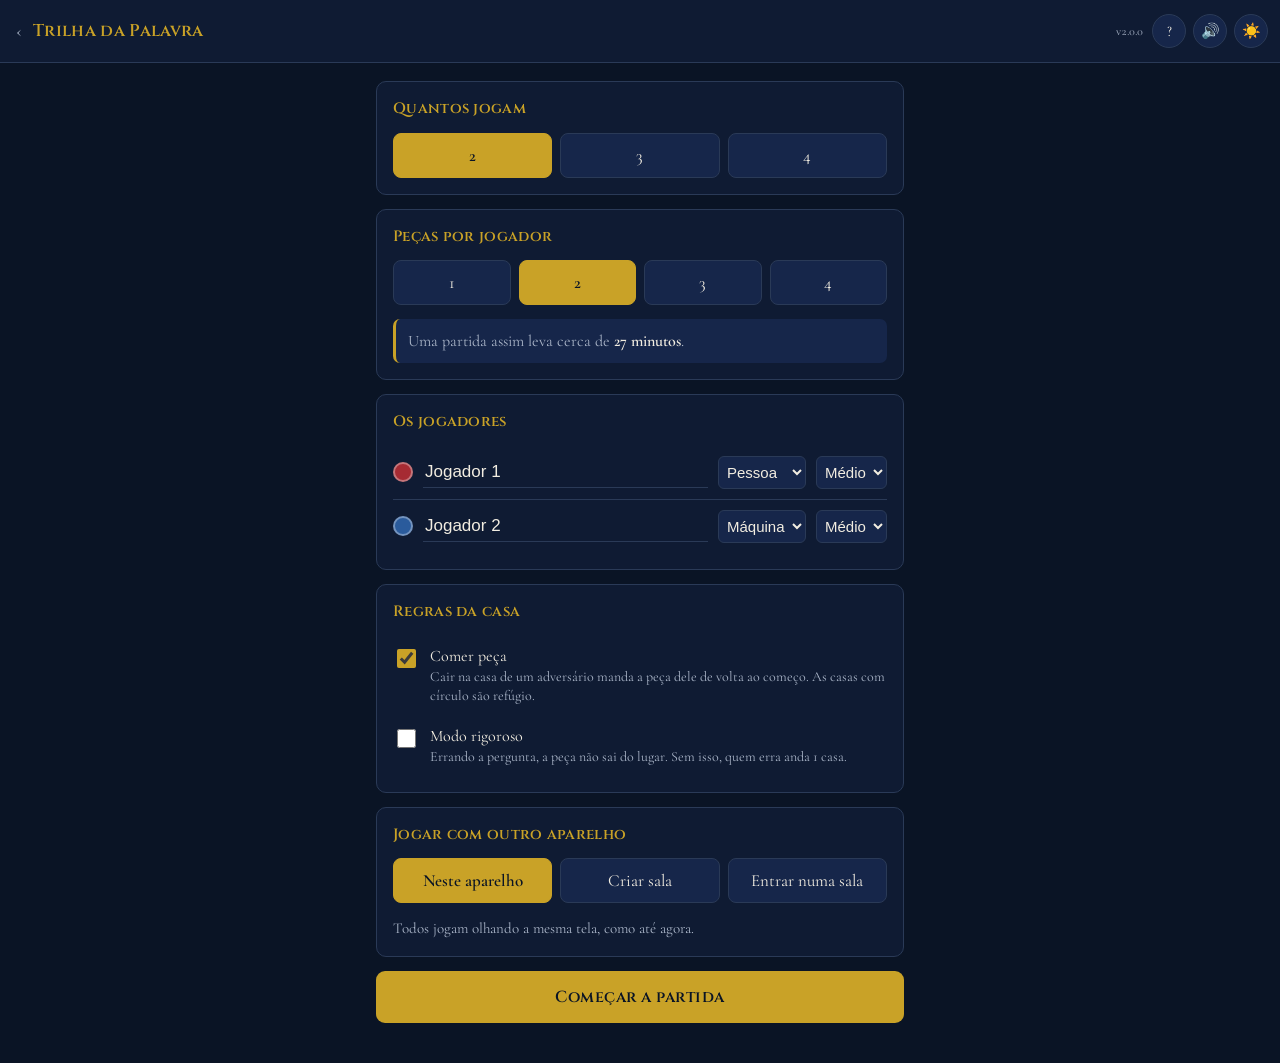
<file: trilha-da-palavra.html>
<!DOCTYPE html>
<html lang="pt-BR">
<head>
<meta charset="utf-8">
<meta name="viewport" content="width=device-width, initial-scale=1, viewport-fit=cover">
<meta name="theme-color" content="#0F1B33">
<title>Trilha da Palavra — Arena da Palavra</title>
<link rel="manifest" href="manifest.json">
<link rel="icon" type="image/png" sizes="32x32" href="icone-32.png">
<link rel="icon" type="image/png" sizes="192x192" href="icone-192.png">
<link rel="apple-touch-icon" href="icone-180.png">
<meta name="apple-mobile-web-app-capable" content="yes">
<meta name="apple-mobile-web-app-status-bar-style" content="black-translucent">
<meta name="apple-mobile-web-app-title" content="Arena da Palavra">
<link rel="stylesheet" href="comum.css">
<link rel="preconnect" href="https://fonts.googleapis.com">
<link rel="preconnect" href="https://fonts.gstatic.com" crossorigin>
<link href="https://fonts.googleapis.com/css2?family=Cinzel:wght@500;600;700&family=Cormorant+Garamond:ital,wght@0,400;0,600;1,400&display=swap" rel="stylesheet">
<style>
/* Estilos próprios da Trilha. O que é comum a todos os jogos da Arena
   — cores, tipografia, telas, botões, cortinas — mora no comum.css. */

:root{
  --navy:#0F1B33; --navy-deep:#0A1425; --navy-soft:#1B2B4A;
  --gold:#C9A227; --gold-soft:#E0BE55;
  --carmim:#A62B33; --ambar:#D99A1E; --safira:#2A5B9C; --esmeralda:#2E6B4F;

  --bg:#0A1425; --surface:#0F1B33; --surface-2:#16264A;
  --ink:#F2EDE1; --ink-dim:#A9B4C7; --linha:#2A3A57;
  --casa:#F3EFE4; --casa-borda:#C3B99F;
}
[data-tema="claro"]{
  --bg:#EDE8DC; --surface:#F6F2E8; --surface-2:#E3DCCB;
  --ink:#101C33; --ink-dim:#5A6478; --linha:#CFC5AE;
  --casa:#FFFDF7; --casa-borda:#B9AE92;
}
*{box-sizing:border-box}
html,body{margin:0;padding:0}
h1,h2,h3,.cinzel{font-family:'Cinzel',Georgia,serif;font-weight:600;letter-spacing:.02em}
button:focus-visible,select:focus-visible,input:focus-visible{outline:2px solid var(--gold);outline-offset:2px}

/* ---------- cabeçalho ---------- */
header h1{font-size:17px;margin:0;flex:1;color:var(--gold);min-width:0}
header .voltar{font-size:20px;color:var(--ink-dim);padding:0 4px;text-decoration:none;line-height:1}
.icone-btn[aria-pressed="false"]{opacity:.45}

/* ---------- telas ---------- */
.tela.ativa{display:block}

.bloco h2{font-size:15px;margin:0 0 12px;color:var(--gold)}

.escolha[aria-pressed="true"]{
  background:var(--gold);color:#0A1425;border-color:var(--gold);font-weight:600;
}

.duracao{
  margin:14px 0 0;padding:10px 12px;border-radius:7px;font-size:16px;
  background:var(--surface-2);border-left:3px solid var(--gold);color:var(--ink-dim);
}
.duracao strong{color:var(--ink);font-weight:600}
.duracao.longa{border-left-color:var(--carmim)}
[data-tema="claro"] .duracao.longa{border-left-color:#A62B33}

.jogador-linha:first-of-type{border-top:none}
.jogador-linha input[type=text]{
  flex:1;min-width:0;background:transparent;border:none;border-bottom:1px solid var(--linha);
  color:var(--ink);padding:5px 2px;font-size:17px;
}
.jogador-linha select{
  background:var(--surface-2);color:var(--ink);border:1px solid var(--linha);
  border-radius:6px;padding:6px 4px;font-size:15px;max-width:120px;
}

.opcao input{margin-top:5px;width:19px;height:19px;accent-color:var(--gold);flex-shrink:0}
.opcao span{font-size:16px}
.opcao small{display:block;color:var(--ink-dim);font-size:14px;line-height:1.35}

.principal:disabled{opacity:.4;cursor:default}

/* ---------- tabuleiro ---------- */
.painel-vez{
  display:flex;align-items:center;gap:10px;margin-bottom:12px;
  padding:11px 13px;border-radius:9px;
  background:var(--surface);border:1px solid var(--linha);
  border-left:5px solid var(--vez-cor,var(--gold));
}
.painel-vez .quem{flex:1;min-width:0}
.painel-vez .nome{font-family:'Cinzel',serif;font-size:15px;display:block}
.painel-vez .estado{font-size:15px;color:var(--ink-dim)}

#tabuleiro{
  display:grid;grid-template-columns:repeat(15,1fr);grid-template-rows:repeat(15,1fr);
  width:100%;aspect-ratio:1;margin:0 auto;
  border:2px solid var(--casa-borda);border-radius:6px;overflow:hidden;
  background:var(--surface-2);
}
.cel{
  border:.5px solid var(--casa-borda);background:var(--casa);
  display:flex;align-items:center;justify-content:center;
  position:relative;min-width:0;min-height:0;
}
.cel.vazia{background:transparent;border-color:transparent}
.cel.trilha{background:var(--casa)}
.cel.refugio::after{
  content:'';position:absolute;inset:16%;border:1.5px solid var(--casa-borda);
  border-radius:50%;opacity:.55;
}
.cel .marca{
  position:absolute;inset:0;display:grid;place-items:center;
  font-size:min(2.4vw,11px);font-weight:700;color:#3B3020;
  font-family:'Cinzel',serif;
}
.cel.esp-avanca{background:#CFE6D6}
.cel.esp-recua{background:#F1D5D5}
.cel.esp-perde{background:#E2DCC8}
[data-tema="escuro"] .cel.esp-avanca{background:#B9D9C4}
[data-tema="escuro"] .cel.esp-recua{background:#E8C4C4}

.base{
  border-radius:10px;display:grid;grid-template-columns:1fr 1fr;
  gap:8%;padding:14%;place-items:center;
}
.slot{
  width:100%;aspect-ratio:1;border-radius:50%;
  background:rgba(255,255,255,.82);display:grid;place-items:center;
}
.centro{
  display:grid;place-items:center;background:var(--casa);
  border:.5px solid var(--casa-borda);
}
.centro span{font-size:min(4vw,20px);color:var(--gold);font-family:'Cinzel',serif}

.peca{
  width:66%;aspect-ratio:1;border-radius:50%;
  border:1.5px solid rgba(0,0,0,.35);
  box-shadow:inset 0 -2px 3px rgba(0,0,0,.3), inset 0 2px 3px rgba(255,255,255,.45);
  flex-shrink:1;min-width:0;
}
.cel.multi .peca{width:44%}
.slot .peca{width:78%}
.peca.selecionavel{
  cursor:pointer;border-color:var(--gold);
  box-shadow:0 0 0 2px var(--gold), 0 0 9px var(--gold);
  animation:pulsa 1.1s ease-in-out infinite;
}
@keyframes pulsa{50%{box-shadow:0 0 0 3px var(--gold),0 0 15px var(--gold)}}
@media (prefers-reduced-motion:reduce){.peca.selecionavel{animation:none}}

/* ---------- dado + ações ---------- */
.acoes{margin-top:14px}
.dado{
  width:64px;height:64px;border-radius:11px;background:var(--casa);
  border:1px solid var(--casa-borda);
  display:grid;grid-template-columns:repeat(3,1fr);grid-template-rows:repeat(3,1fr);
  padding:9px;gap:2px;margin:0 auto 12px;
}
.dado i{border-radius:50%;background:var(--navy);width:100%;aspect-ratio:1;visibility:hidden;align-self:center;justify-self:center}
.dado i.on{visibility:visible}
.dado.rolando{animation:treme .5s ease-in-out}
@keyframes treme{25%{transform:rotate(-9deg)}75%{transform:rotate(9deg)}}
@media (prefers-reduced-motion:reduce){.dado.rolando{animation:none}}

/* ---------- pergunta ---------- */
.cortina.ativa{display:flex}
.cartao .de-quem{font-size:14px;color:var(--ink-dim);margin:0 0 4px}
.cartao .nivel{font-size:13px;color:var(--gold);margin:0 0 14px}
.cartao .enunciado{font-size:21px;line-height:1.35;margin:0 0 18px}
.alternativa:disabled{cursor:default;opacity:.55}
.alternativa.certa{background:#1E5B3C;border-color:#3E9268;color:#F2EDE1;opacity:1}
.alternativa.errada{background:#6B1F26;border-color:#A6414A;color:#F2EDE1;opacity:1}
.resultado p{margin:0 0 6px;font-size:17px}
.resultado .ref{color:var(--gold);font-size:15px}

.cartao.regras h2{font-size:19px;margin:0 0 4px;color:var(--gold)}
.cartao.regras h3{
  font-size:14px;margin:20px 0 5px;color:var(--gold-soft);
  border-top:1px solid var(--linha);padding-top:14px;
}
.cartao.regras h3:first-of-type{border-top:none;margin-top:14px;padding-top:0}
.cartao.regras p{margin:0 0 8px;font-size:17px;line-height:1.45}
.lista-casas{list-style:none;padding:0;margin:10px 0}
.lista-casas li{display:flex;align-items:center;gap:11px;padding:7px 0;font-size:17px}
.q{
  width:32px;height:32px;border-radius:5px;flex-shrink:0;
  display:grid;place-items:center;font-family:'Cinzel',serif;font-size:13px;
  color:#3B3020;border:1px solid var(--casa-borda);
}
.q-avanca{background:#CFE6D6}
.q-recua{background:#F1D5D5}
.q-perde{background:#E2DCC8}
.q-refugio{background:var(--casa)}

.fim .coroa{font-size:46px;margin-bottom:10px}
.fim h2{font-size:24px;margin:0 0 6px}
.placar{list-style:none;padding:0;margin:20px 0;text-align:left}
.placar li{
  display:flex;align-items:center;gap:10px;padding:9px 0;
  border-top:1px solid var(--linha);font-size:17px;
}
.placar li span{flex:1}
</style>
</head>
<body data-tema="escuro">

<header></header>

<main>

<!-- ============ TELA: PREPARO ============ -->
<section class="tela ativa" id="telaPreparo">

  <div class="bloco">
    <h2>Quantos jogam</h2>
    <div class="escolhas" id="escQtdJogadores"></div>
  </div>

  <div class="bloco">
    <h2>Peças por jogador</h2>
    <div class="escolhas" id="escQtdPecas"></div>
    <p class="duracao" id="duracao">—</p>
  </div>

  <div class="bloco">
    <h2>Os jogadores</h2>
    <div id="listaJogadores"></div>
  </div>

  <div class="bloco">
    <h2>Regras da casa</h2>
    <label class="opcao">
      <input type="checkbox" id="optComer" checked>
      <span>Comer peça
        <small>Cair na casa de um adversário manda a peça dele de volta ao começo. As casas com círculo são refúgio.</small>
      </span>
    </label>
    <label class="opcao">
      <input type="checkbox" id="optRigoroso">
      <span>Modo rigoroso
        <small>Errando a pergunta, a peça não sai do lugar. Sem isso, quem erra anda 1 casa.</small>
      </span>
    </label>
  </div>

  <div id="painelSala"></div>

  <button class="principal" id="btnComecar">Começar a partida</button>
</section>

<!-- ============ TELA: JOGO ============ -->
<section class="tela" id="telaJogo">
  <div class="painel-vez" id="painelVez">
    <span class="bolinha" id="vezBolinha"></span>
    <span class="quem">
      <span class="nome" id="vezNome">—</span>
      <span class="estado" id="vezEstado">—</span>
    </span>
  </div>

  <div id="tabuleiro" role="img" aria-label="Tabuleiro do jogo"></div>

  <div class="acoes">
    <div class="dado" id="dado" aria-live="polite" aria-label="Dado">
      <i></i><i></i><i></i><i></i><i></i><i></i><i></i><i></i><i></i>
    </div>
    <button class="principal" id="btnRolar">Rolar o dado</button>
    <p class="aviso" id="aviso"></p>
    <button class="secundario" id="btnSair">Encerrar e voltar ao preparo</button>
  </div>
</section>

<!-- ============ TELA: FIM ============ -->
<section class="tela" id="telaFim">
  <div class="fim">
    <div class="coroa">👑</div>
    <h2 id="fimTitulo">—</h2>
    <p class="legenda" id="fimSub">—</p>
    <ol class="placar" id="placar"></ol>
    <button class="principal" id="btnNovaPartida">Jogar de novo</button>
  </div>
</section>

</main>

<script src="perguntas.js"></script>
<script src="comum.js"></script>
<script src="sala.js"></script>
<script>
"use strict";

/* =======================================================================
   TRILHA DA PALAVRA
   Usa os arquivos compartilhados da Arena: comum.css, comum.js,
   perguntas.js e sala.js. Jogável sozinho, lado a lado ou entre
   aparelhos, com até quatro lugares na sala.
   ======================================================================= */

const VERSAO = "2.0.0";

const REGRAS = `
  <h2 id="regrasTitulo">Como se joga</h2>
  <h3>O objetivo</h3>
  <p>Levar todas as suas peças da base até a chegada, no centro do tabuleiro. Vence quem chegar primeiro com todas.</p>
  <h3>A jogada</h3>
  <p>Na sua vez, role o dado. Depois responda a uma pergunta bíblica. Acertando, sua peça anda o número que saiu no dado. Errando, anda apenas 1 casa — a menos que o modo rigoroso esteja ligado, e aí ela não sai do lugar.</p>
  <p>Se você tiver mais de uma peça podendo andar, escolha qual delas toca na peça que brilha.</p>
  <h3>Sair da base</h3>
  <p>Para tirar uma peça da base é preciso acertar a pergunta e tirar 6 no dado. Quem não tem nenhuma peça no tabuleiro sai com qualquer número, desde que acerte — assim ninguém fica preso.</p>
  <h3>Tirou 6</h3>
  <p>Quem tira 6 e acerta a pergunta joga outra vez.</p>
  <h3>As casas do caminho</h3>
  <ul class="lista-casas">
  <li><b class="q q-avanca">+3</b> Avanço: a peça caminha mais 3 casas.</li>
  <li><b class="q q-recua">−3</b> Recuo: a peça volta 3 casas.</li>
  <li><b class="q q-perde">✕</b> Pausa: você perde a próxima jogada.</li>
  <li><b class="q q-refugio">○</b> Refúgio: nesta casa nenhuma peça pode ser comida.</li>
  </ul>
  <p>Essas casas se repetem igual nos quatro braços do tabuleiro, então nenhuma cor leva vantagem.</p>
  <h3>Comer peça</h3>
  <p>Se a sua peça parar na mesma casa de um adversário, a peça dele volta para a base. Não vale nas casas de refúgio, nem na reta final de cada cor. Dá para desligar esta regra no preparo da partida.</p>
  <h3>A reta final</h3>
  <p>Depois de dar a volta no tabuleiro, a peça entra no corredor da sua própria cor. Ali ninguém alcança ninguém. Para entrar na chegada o número do dado precisa ser exato: sobrando, a peça não anda.</p>
`;



/* ----------------------------------------------------------------------
   0. SOM
   Tudo é gerado pelo próprio navegador (Web Audio). Nenhum arquivo de
   áudio, nada para baixar, funciona sem internet.
   ---------------------------------------------------------------------- */


/* ----------------------------------------------------------------------
   1. GEOMETRIA DO TABULEIRO
   Grade de 15x15. A trilha comum tem 52 casas, numeradas 0..51 no sentido
   horário. Cada cor entra na sua reta final depois de 50 passos.
   Posição de uma peça (p):
     -1        = na base
     0..50     = trilha comum, casa (inicio + p) % 52
     51..56    = reta final da cor (6 casas)
     56        = chegada (exige número exato)
   ---------------------------------------------------------------------- */

const TRILHA = [
  [6,1],[6,2],[6,3],[6,4],[6,5],
  [5,6],[4,6],[3,6],[2,6],[1,6],
  [0,6],[0,7],[0,8],
  [1,8],[2,8],[3,8],[4,8],[5,8],
  [6,9],[6,10],[6,11],[6,12],[6,13],
  [6,14],[7,14],[8,14],
  [8,13],[8,12],[8,11],[8,10],[8,9],
  [9,8],[10,8],[11,8],[12,8],[13,8],
  [14,8],[14,7],[14,6],
  [13,6],[12,6],[11,6],[10,6],[9,6],
  [8,5],[8,4],[8,3],[8,2],[8,1],
  [8,0],[7,0],[6,0]
];

const CHEGADA = 56;

const CORES = {
  carmim:{
    nome:"Carmim", hex:"#A62B33", inicio:0, base:[0,0],
    reta:[[7,1],[7,2],[7,3],[7,4],[7,5],[7,6]]
  },
  ambar:{
    nome:"Âmbar", hex:"#D99A1E", inicio:13, base:[0,9],
    reta:[[1,7],[2,7],[3,7],[4,7],[5,7],[6,7]]
  },
  safira:{
    nome:"Safira", hex:"#2A5B9C", inicio:26, base:[9,9],
    reta:[[7,13],[7,12],[7,11],[7,10],[7,9],[7,8]]
  },
  esmeralda:{
    nome:"Esmeralda", hex:"#2E6B4F", inicio:39, base:[9,0],
    reta:[[13,7],[12,7],[11,7],[10,7],[9,7],[8,7]]
  }
};

// A ordem segue o giro do tabuleiro, para a vez andar sempre no mesmo sentido.
const ARRANJO = {
  2:["carmim","safira"],
  3:["carmim","ambar","safira"],
  4:["carmim","ambar","safira","esmeralda"]
};

/* Casas especiais. Definidas pelo resto da divisão por 13 para que os quatro
   braços do tabuleiro sejam idênticos — assim nenhuma cor leva vantagem. */
function especialDaCasa(idx){
  const r = idx % 13;
  if(r === 4)  return {tipo:"avanca", passos:3, texto:"Avança 3 casas"};
  if(r === 8)  return {tipo:"perde",  texto:"Perde a próxima vez"};
  if(r === 11) return {tipo:"recua",  passos:3, texto:"Volta 3 casas"};
  return null;
}
function ehRefugio(idx){
  const r = idx % 13;
  return r === 0 || r === 6;   // as quatro casas de saída e uma casa por braço
}

/* ----------------------------------------------------------------------
   2. BANCO DE PERGUNTAS  —  RASCUNHO PARA REVISÃO
   Formato: n = nível (1 fácil, 2 médio, 3 difícil)
            p = pergunta   o = alternativas   c = índice da correta
            r = referência bíblica
   ---------------------------------------------------------------------- */



/* Duração estimada em minutos, medida simulando 400 partidas de cada
   combinação com 70% de acerto e 16 segundos por jogada. */
const DURACAO = {
  "2-1":13, "2-2":27, "2-3":40,  "2-4":53,
  "3-1":23, "3-2":48, "3-3":74,  "3-4":97,
  "4-1":37, "4-2":78, "4-3":119, "4-4":159
};

/* ----------------------------------------------------------------------
   3. ESTADO
   ---------------------------------------------------------------------- */

let cfg = { qtdJogadores:2, qtdPecas:2, comer:true, rigoroso:false, jogadores:[] };
let jogo = null;


/* ----------------------------------------------------------------------
   4. TELA DE PREPARO
   ---------------------------------------------------------------------- */


function montarPreparo(){
  UI.escolhas($("#escQtdJogadores"), [2,3,4], cfg.qtdJogadores, v => {
    cfg.qtdJogadores = v; montarPreparo();
  });
  UI.escolhas($("#escQtdPecas"), [1,2,3,4], cfg.qtdPecas, v => {
    cfg.qtdPecas = v; montarPreparo();
  });

  const min = DURACAO[cfg.qtdJogadores + "-" + cfg.qtdPecas];
  const cx = $("#duracao");
  const tempo = min >= 60
    ? (Math.floor(min/60) + "h" + String(min%60).padStart(2,"0"))
    : (min + " minutos");
  cx.classList.toggle("longa", min > 55);
  cx.innerHTML = min > 55
    ? "Uma partida assim leva cerca de <strong>" + tempo + "</strong>. É muito tempo para crianças. Reduza as peças para encurtar."
    : "Uma partida assim leva cerca de <strong>" + tempo + "</strong>.";

  const cores = ARRANJO[cfg.qtdJogadores];
  const lista = $("#listaJogadores");
  const anteriores = cfg.jogadores;
  lista.innerHTML = "";
  cfg.jogadores = cores.map((cor, i) => {
    const velho = anteriores.find(j => j.cor === cor) || {};
    const dados = {
      cor,
      nome: velho.nome || ("Jogador " + (i+1)),
      tipo: velho.tipo || (i === 0 ? "humano" : (cfg.qtdJogadores === 2 ? "maquina" : "humano")),
      nivel: velho.nivel || 2
    };

    const linha = document.createElement("div");
    linha.className = "jogador-linha";

    const bola = document.createElement("span");
    bola.className = "bolinha";
    bola.style.background = CORES[cor].hex;

    const nome = document.createElement("input");
    nome.type = "text"; nome.value = dados.nome; nome.maxLength = 16;
    nome.setAttribute("aria-label", "Nome do jogador " + CORES[cor].nome);
    nome.addEventListener("input", () => { dados.nome = nome.value.trim() || CORES[cor].nome; });

    const tipo = document.createElement("select");
    tipo.setAttribute("aria-label", "Tipo de jogador");
    [["humano","Pessoa"],["maquina","Máquina"]].forEach(([v,t]) => {
      const o = document.createElement("option"); o.value = v; o.textContent = t;
      if(v === dados.tipo) o.selected = true; tipo.appendChild(o);
    });
    tipo.addEventListener("change", () => { dados.tipo = tipo.value; });

    const nivel = document.createElement("select");
    nivel.setAttribute("aria-label", "Dificuldade das perguntas");
    [[1,"Fácil"],[2,"Médio"],[3,"Difícil"]].forEach(([v,t]) => {
      const o = document.createElement("option"); o.value = v; o.textContent = t;
      if(v === dados.nivel) o.selected = true; nivel.appendChild(o);
    });
    nivel.addEventListener("change", () => { dados.nivel = Number(nivel.value); });

    linha.append(bola, nome, tipo, nivel);
    lista.appendChild(linha);
    return dados;
  });
}

/* ----------------------------------------------------------------------
   5. INÍCIO DA PARTIDA
   ---------------------------------------------------------------------- */

function comecarPartida(){
  cfg.comer = $("#optComer").checked;
  cfg.rigoroso = $("#optRigoroso").checked;
  Banco.zerar();

  jogo = {
    jogadores: cfg.jogadores.map(j => ({
      ...j,
      pecas: Array(cfg.qtdPecas).fill(-1),
      perdeVez: 0,
      terminouEm: null
    })),
    vez: 0,
    dado: null,
    passos: 0,
    fase: "rolar",
    colocacao: 1
  };

  construirTabuleiro();
  UI.trocarTela("telaJogo");
  publicar();
  iniciarVez();
}


/* ----------------------------------------------------------------------
   6. DESENHO DO TABULEIRO
   ---------------------------------------------------------------------- */

const celulas = {};   // "linha-coluna" -> elemento

function construirTabuleiro(){
  const tab = $("#tabuleiro");
  tab.innerHTML = "";
  for(const k in celulas) delete celulas[k];

  const naTrilha = new Map();     // "r-c" -> índice
  TRILHA.forEach(([r,c], i) => naTrilha.set(r+"-"+c, i));

  const naReta = new Map();       // "r-c" -> cor
  const coresEmJogo = jogo.jogadores.map(j => j.cor);
  Object.keys(CORES).forEach(cor => {
    CORES[cor].reta.forEach(([r,c]) => naReta.set(r+"-"+c, cor));
  });

  for(let r = 0; r < 15; r++){
    for(let c = 0; c < 15; c++){
      const cel = document.createElement("div");
      const chave = r+"-"+c;
      cel.className = "cel";
      cel.style.gridRow = (r+1); cel.style.gridColumn = (c+1);

      if(naTrilha.has(chave)){
        const idx = naTrilha.get(chave);
        cel.classList.add("trilha");
        const esp = especialDaCasa(idx);
        if(esp){
          cel.classList.add("esp-" + esp.tipo);
          const m = document.createElement("span");
          m.className = "marca";
          m.textContent = esp.tipo === "avanca" ? "+3" : esp.tipo === "recua" ? "−3" : "✕";
          m.title = esp.texto;
          cel.appendChild(m);
        }
        if(ehRefugio(idx)) cel.classList.add("refugio");
        // pinta a casa de saída de cada cor em jogo
        coresEmJogo.forEach(cor => {
          if(CORES[cor].inicio === idx) cel.style.background = tinta(CORES[cor].hex, .38);
        });
      } else if(naReta.has(chave)){
        const cor = naReta.get(chave);
        cel.style.background = coresEmJogo.includes(cor) ? tinta(CORES[cor].hex,.62) : tinta(CORES[cor].hex,.18);
      } else {
        cel.classList.add("vazia");
      }

      tab.appendChild(cel);
      celulas[chave] = cel;
    }
  }

  // bases sobrepostas
  Object.keys(CORES).forEach(cor => {
    const [br,bc] = CORES[cor].base;
    const base = document.createElement("div");
    base.className = "base";
    base.id = "base-" + cor;
    base.style.gridRow = (br+1) + " / " + (br+7);
    base.style.gridColumn = (bc+1) + " / " + (bc+7);
    base.style.background = coresEmJogo.includes(cor) ? CORES[cor].hex : tinta(CORES[cor].hex,.22);
    for(let i = 0; i < 4; i++){
      const s = document.createElement("div");
      s.className = "slot"; s.dataset.slot = i;
      base.appendChild(s);
    }
    tab.appendChild(base);
  });

  // centro
  const centro = document.createElement("div");
  centro.className = "centro";
  centro.style.gridRow = "7 / 10"; centro.style.gridColumn = "7 / 10";
  centro.innerHTML = "<span>✦</span>";
  tab.appendChild(centro);

  desenharPecas();
}

function tinta(hex, alpha){
  const n = parseInt(hex.slice(1),16);
  return "rgba(" + ((n>>16)&255) + "," + ((n>>8)&255) + "," + (n&255) + "," + alpha + ")";
}

function localDaPeca(jogador, p){
  if(p < 0) return null;                                   // base
  if(p <= 50){
    const idx = (CORES[jogador.cor].inicio + p) % 52;
    return TRILHA[idx];
  }
  return CORES[jogador.cor].reta[p - 51];
}

function desenharPecas(selecionaveis){
  // limpa
  $$("#tabuleiro .peca").forEach(e => e.remove());
  $$("#tabuleiro .cel").forEach(e => e.classList.remove("multi"));

  const porCelula = {};

  jogo.jogadores.forEach((j, ji) => {
    j.pecas.forEach((p, pi) => {
      const peca = document.createElement("div");
      peca.className = "peca";
      peca.style.background = CORES[j.cor].hex;

      if(selecionaveis && selecionaveis.some(m => m.jogador === ji && m.peca === pi)){
        peca.classList.add("selecionavel");
        peca.tabIndex = 0;
        peca.setAttribute("role","button");
        peca.setAttribute("aria-label","Mover esta peça");
        const escolher = () => escolherPeca(pi);
        peca.addEventListener("click", escolher);
        peca.addEventListener("keydown", e => { if(e.key === "Enter" || e.key === " ") { e.preventDefault(); escolher(); } });
      }

      if(p < 0){
        const base = document.getElementById("base-" + j.cor);
        base.children[pi % 4].appendChild(peca);
      } else {
        const [r,c] = localDaPeca(j, p);
        const chave = r+"-"+c;
        celulas[chave].appendChild(peca);
        porCelula[chave] = (porCelula[chave] || 0) + 1;
      }
    });
  });

  Object.keys(porCelula).forEach(k => {
    if(porCelula[k] > 1) celulas[k].classList.add("multi");
  });
}

/* ----------------------------------------------------------------------
   7. CICLO DE JOGO
   ---------------------------------------------------------------------- */

function atual(){ return jogo.jogadores[jogo.vez]; }

function iniciarVez(){
  const j = atual();

  // jogador que já terminou é pulado
  if(j.terminouEm !== null){ return passarVez(); }

  if(Sala.ativa() && !souDaVez()){
    $("#btnRolar").disabled = true;
    atualizarPainel();
    return avisar("Aguardando " + j.nome + " no outro aparelho…");
  }

  atualizarPainel();
  jogo.dado = null;
  mostrarDado(null);

  if(j.perdeVez > 0){
    j.perdeVez--;
    Som.pausa();
    avisar(j.nome + " perde esta jogada.");
    $("#btnRolar").disabled = true;
    setTimeout(passarVez, 1400);
    return;
  }

  jogo.fase = "rolar";
  if(j.tipo === "maquina"){
    $("#btnRolar").disabled = true;
    avisar("A máquina está jogando…");
    setTimeout(rolarDado, 900);
  } else {
    $("#btnRolar").disabled = false;
    avisar("Toque para rolar o dado.");
  }
}

function atualizarPainel(){
  const j = atual();
  const painel = $("#painelVez");
  painel.style.setProperty("--vez-cor", CORES[j.cor].hex);
  $("#vezBolinha").style.background = CORES[j.cor].hex;
  $("#vezNome").textContent = j.nome + (j.tipo === "maquina" ? " (máquina)" : "");
  const emCasa = j.pecas.filter(p => p === CHEGADA).length;
  $("#vezEstado").textContent = CORES[j.cor].nome + " · " + emCasa + " de " + j.pecas.length + " na chegada";
}

function avisar(txt){ $("#aviso").textContent = txt || ""; }

function mostrarDado(v){
  const d = $("#dado");
  const pontos = d.querySelectorAll("i");
  const mapa = {1:[4],2:[0,8],3:[0,4,8],4:[0,2,6,8],5:[0,2,4,6,8],6:[0,2,3,5,6,8]};
  pontos.forEach(p => p.classList.remove("on"));
  if(v) mapa[v].forEach(i => pontos[i].classList.add("on"));
}

function rolarDado(){
  if(!souDaVez()) return;
  $("#btnRolar").disabled = true;
  const d = $("#dado");
  d.classList.add("rolando");
  Som.chacoalhar();
  const v = 1 + Math.floor(Math.random() * 6);
  setTimeout(() => {
    d.classList.remove("rolando");
    jogo.dado = v;
    mostrarDado(v);
    Som.dadoParou();
    publicar();   // o dado sorteado vale para todos os aparelhos
    setTimeout(fazerPergunta, 450);
  }, 520);
}

/* ---------- pergunta ---------- */


function fazerPergunta(){
  const j = atual();
  jogo.fase = "pergunta";

  if(j.tipo === "maquina"){
    const acertou = Math.random() < ACERTO_MAQUINA[j.nivel];
    if(acertou) Som.acerto(); else Som.erro();
    avisar(j.nome + (acertou ? " acertou a pergunta." : " errou a pergunta."));
    setTimeout(() => resolverResposta(acertou), 1100);
    return;
  }

  Sala.aoAbrirPergunta();
  Pergunta.abrir({
    para: j.nome,
    nivel: j.nivel,
    texto: (acertou) => {
      const passos = acertou ? jogo.dado : (cfg.rigoroso ? 0 : 1);
      return acertou
        ? "Resposta certa. Ande " + passos + (passos === 1 ? " casa." : " casas.")
        : (cfg.rigoroso ? "Resposta errada. A peça não sai do lugar."
                        : "Resposta errada. Ande apenas 1 casa.");
    },
    aoResponder: (acertou) => {
      resolverResposta(acertou);
      Sala.aoFecharPergunta();
    }
  });
}


/* ---------- movimento ---------- */

function resolverResposta(acertou){
  const j = atual();
  jogo.passos = acertou ? jogo.dado : (cfg.rigoroso ? 0 : 1);
  jogo.acertou = acertou;

  const movimentos = movimentosPossiveis(j, jogo.passos, jogo.dado, acertou);

  if(movimentos.length === 0){
    avisar("Nenhum movimento possível desta vez.");
    setTimeout(() => terminarJogada(false), 1300);
    return;
  }

  if(j.tipo === "maquina"){
    const m = escolhaDaMaquina(j, movimentos);
    setTimeout(() => aplicarMovimento(m), 700);
    return;
  }

  if(movimentos.length === 1){
    aplicarMovimento(movimentos[0]);
    return;
  }

  jogo.fase = "escolher";
  jogo.movimentos = movimentos;
  avisar("Escolha a peça que vai andar.");
  desenharPecas(movimentos.map(m => ({jogador: jogo.vez, peca: m.peca})));
}

function escolherPeca(indice){
  if(jogo.fase !== "escolher") return;
  if(!souDaVez()) return;
  const m = jogo.movimentos.find(x => x.peca === indice);
  if(!m) return;
  jogo.fase = "movendo";
  desenharPecas();
  aplicarMovimento(m);
}

function movimentosPossiveis(j, passos, dado, acertou){
  const lista = [];
  const temNoTabuleiro = j.pecas.some(p => p >= 0 && p < CHEGADA);

  j.pecas.forEach((p, i) => {
    if(p === CHEGADA) return;                      // já chegou
    if(p === -1){
      // sair da base: precisa acertar a pergunta e tirar 6,
      // ou não ter nenhuma peça no tabuleiro (evita a partida travar)
      if(acertou && (dado === 6 || !temNoTabuleiro)){
        lista.push({peca:i, de:-1, para:0, saida:true});
      }
      return;
    }
    if(passos <= 0) return;
    const destino = p + passos;
    if(destino <= CHEGADA) lista.push({peca:i, de:p, para:destino, saida:false});
  });
  return lista;
}

/* Faz a peça caminhar uma casa por vez, com som a cada passo. */
function deslizar(jogador, indicePeca, de, para, aoFim){
  const sentido = para > de ? 1 : -1;
  let p = de;
  let conta = 0;
  const ritmo = Math.abs(para - de) > 4 ? 105 : 145;

  const andar = () => {
    if(p === para){ return setTimeout(aoFim, 170); }
    p += sentido;
    conta++;
    jogador.pecas[indicePeca] = p;
    desenharPecas();
    Som.passo(conta);
    setTimeout(andar, ritmo);
  };

  if(de === para) return setTimeout(aoFim, 60);
  andar();
}

function aplicarMovimento(m){
  const j = atual();
  jogo.fase = "movendo";
  avisar("");

  const saidaDaBase = m.saida;

  const depoisDoCaminho = () => {
    // casa especial: só vale na trilha comum e não na saída da base
    if(!saidaDaBase && m.para <= 50){
      const idx = (CORES[j.cor].inicio + m.para) % 52;
      const esp = especialDaCasa(idx);
      if(esp){
        if(esp.tipo === "avanca"){
          avisar("Casa de avanço: mais " + esp.passos + " casas.");
          Som.avanco();
          return deslizar(j, m.peca, m.para, Math.min(m.para + esp.passos, CHEGADA), finalizar);
        }
        if(esp.tipo === "recua"){
          avisar("Casa de recuo: volta " + esp.passos + " casas.");
          Som.recuo();
          return deslizar(j, m.peca, m.para, Math.max(m.para - esp.passos, 0), finalizar);
        }
        if(esp.tipo === "perde"){
          avisar("Casa de pausa: perde a próxima jogada.");
          Som.pausa();
          j.perdeVez += 1;
          return setTimeout(finalizar, 1100);
        }
      }
    }
    finalizar();
  };

  const finalizar = () => {
    const capturadas = cfg.comer ? verificarCaptura(j) : 0;
    if(capturadas > 0){
      Som.comeu();
      desenharPecas();
      avisar(capturadas === 1
        ? "Comeu uma peça adversária."
        : "Comeu " + capturadas + " peças adversárias.");
    }

    if(j.pecas[m.peca] === CHEGADA) Som.chegou();

    if(j.pecas.every(p => p === CHEGADA) && j.terminouEm === null){
      j.terminouEm = jogo.colocacao++;
      avisar(j.nome + " levou todas as peças à chegada.");
      if(jogo.colocacao > jogo.jogadores.length - 1) return setTimeout(fimDeJogo, 1400);
    }

    atualizarPainel();
    publicar();
    setTimeout(() => terminarJogada(true), capturadas > 0 ? 1200 : 550);
  };

  if(saidaDaBase){
    j.pecas[m.peca] = 0;
    desenharPecas();
    Som.passo(1);
    avisar("Uma peça saiu da base.");
    setTimeout(depoisDoCaminho, 500);
  } else {
    deslizar(j, m.peca, m.de, m.para, depoisDoCaminho);
  }
}

function verificarCaptura(j){
  const p0 = CORES[j.cor].inicio;
  let n = 0;
  j.pecas.forEach(p => {
    if(p < 0 || p > 50) return;
    const idx = (p0 + p) % 52;
    if(ehRefugio(idx)) return;
    jogo.jogadores.forEach(outro => {
      if(outro === j) return;
      const q0 = CORES[outro.cor].inicio;
      outro.pecas.forEach((op, oi) => {
        if(op < 0 || op > 50) return;
        if((q0 + op) % 52 === idx){ outro.pecas[oi] = -1; n++; }
      });
    });
  });
  return n;
}

function terminarJogada(moveu){
  // tirar 6 e acertar dá direito a jogar de novo
  if(moveu && jogo.acertou && jogo.dado === 6 && atual().terminouEm === null){
    avisar("Tirou 6 e acertou: joga de novo.");
    setTimeout(iniciarVez, 900);
    return;
  }
  passarVez();
}

function passarVez(){
  const restantes = jogo.jogadores.filter(j => j.terminouEm === null);
  if(restantes.length <= 1) return fimDeJogo();
  let volta = 0;
  do {
    jogo.vez = (jogo.vez + 1) % jogo.jogadores.length;
    volta++;
  } while(jogo.jogadores[jogo.vez].terminouEm !== null && volta < 10);
  jogo.dado = null;
  publicar();   // depois de trocar a vez, nunca antes
  setTimeout(iniciarVez, 250);
}

/* ---------- máquina ---------- */

function escolhaDaMaquina(j, movimentos){
  const pontua = (m) => {
    let s = 0;
    if(m.para === CHEGADA) s += 100;
    if(m.saida) s += 40;
    if(cfg.comer && m.para <= 50){
      const idx = (CORES[j.cor].inicio + m.para) % 52;
      if(!ehRefugio(idx)){
        jogo.jogadores.forEach(o => {
          if(o === j) return;
          const q0 = CORES[o.cor].inicio;
          o.pecas.forEach(op => { if(op >= 0 && op <= 50 && (q0+op)%52 === idx) s += 80; });
        });
      }
      const esp = especialDaCasa(idx);
      if(esp && esp.tipo === "avanca") s += 25;
      if(esp && esp.tipo === "recua")  s -= 20;
      if(esp && esp.tipo === "perde")  s -= 30;
    }
    s += m.para * 0.4;
    return s;
  };
  return movimentos.slice().sort((a,b) => pontua(b) - pontua(a))[0];
}

/* ---------- fim ---------- */

function fimDeJogo(){
  if(jogo.fase === "fim" && $("#telaFim").classList.contains("ativa")) return;
  jogo.fase = "fim";
  publicar();
  jogo.jogadores.forEach(j => { if(j.terminouEm === null) j.terminouEm = jogo.colocacao++; });
  const ordem = jogo.jogadores.slice().sort((a,b) => a.terminouEm - b.terminouEm);
  const campeao = ordem[0];

  Som.vitoria();
  $("#fimTitulo").textContent = campeao.nome + " venceu";
  $("#fimSub").textContent = "Cor " + CORES[campeao.cor].nome + " · todas as peças na chegada";

  const ol = $("#placar");
  ol.innerHTML = "";
  ordem.forEach((j, i) => {
    const li = document.createElement("li");
    const b = document.createElement("span");
    b.className = "bolinha"; b.style.background = CORES[j.cor].hex;
    const t = document.createElement("span");
    t.textContent = (i+1) + "º  " + j.nome;
    const c = document.createElement("span");
    c.style.flex = "0"; c.style.color = "var(--ink-dim)";
    c.textContent = j.pecas.filter(p => p === CHEGADA).length + "/" + j.pecas.length;
    li.append(b, t, c);
    ol.appendChild(li);
  });

  UI.trocarTela("telaFim");
}

/* ----------------------------------------------------------------------
   7b. SALA ENTRE APARELHOS
   ---------------------------------------------------------------------- */

function souDaVez(){ return Sala.minhaVez(jogo ? jogo.vez : 0); }

function retratar(){
  if(!jogo) return null;
  return {
    qtdPecas: cfg.qtdPecas, comer: cfg.comer, rigoroso: cfg.rigoroso,
    jogadores: jogo.jogadores.map(j => ({
      cor:j.cor, nome:j.nome, nivel:j.nivel, tipo:"humano",
      pecas:j.pecas.slice(), perdeVez:j.perdeVez, terminouEm:j.terminouEm
    })),
    vez: jogo.vez, dado: jogo.dado, colocacao: jogo.colocacao,
    fase: (jogo.fase === "pergunta" || jogo.fase === "pensando") ? "rolar" : jogo.fase,
    acabou: jogo.fase === "fim"
  };
}

function aplicarEstado(d){
  if(!d) return;
  cfg.qtdPecas = d.qtdPecas; cfg.comer = d.comer; cfg.rigoroso = d.rigoroso;
  cfg.qtdJogadores = d.jogadores.length;
  cfg.jogadores = d.jogadores.map(j => ({cor:j.cor, nome:j.nome, tipo:"humano", nivel:j.nivel}));

  const primeira = !jogo;
  if(primeira) jogo = {};
  jogo.jogadores = d.jogadores.map(j => ({
    cor:j.cor, nome:j.nome, tipo:"humano", nivel:j.nivel,
    pecas:j.pecas.slice(), perdeVez:j.perdeVez, terminouEm:j.terminouEm
  }));
  jogo.vez = d.vez; jogo.dado = d.dado; jogo.colocacao = d.colocacao;
  jogo.fase = d.fase; jogo.movimentos = null;

  if(primeira){ UI.trocarTela("telaJogo"); construirTabuleiro(); }
  else desenharPecas();

  mostrarDado(jogo.dado);
  atualizarPainel();

  if(d.acabou) return fimDeJogo();
  setTimeout(retomarVez, 0);
}

/* Redesenha a partir do estado recebido, sem rolar dado nenhum:
   quem rola é só o aparelho da vez. */
function retomarVez(){
  if(!jogo || jogo.fase === "fim") return;
  const j = atual();
  if(Sala.ativa() && !souDaVez()){
    $("#btnRolar").disabled = true;
    desenharPecas();
    return avisar("Aguardando " + j.nome + " no outro aparelho…");
  }
  iniciarVez();
}

function publicar(){ Sala.enviar(); }

/* ----------------------------------------------------------------------
   8. TEMA E LIGAÇÕES
   ---------------------------------------------------------------------- */





// o navegador só libera o áudio depois do primeiro toque da pessoa
["pointerdown","keydown"].forEach(ev =>
  document.addEventListener(ev, () => Som.acordar(), {once:true})
);

Sala.montarPainel($("#painelSala"), {
  jogoId: "trilha", lugares: 4,
  retratar: retratar, aplicar: aplicarEstado,
  aoMudarGente: (n) => {
    if(Sala.souDono && !jogo){
      cfg.qtdJogadores = Math.max(2, Math.min(4, n));
      montarPreparo();
      $("#btnComecar").textContent = "Começar a partida (" + n + " na sala)";
    }
  },
  aoMudarLugar: (l) => {
    $("#btnComecar").textContent = l === 0 ? "Começar a partida (você comanda)"
                                           : "Esperando o comando do jogador 1";
    $("#btnComecar").disabled = l !== 0;
  },
  aoLigar: (lugar) => {
    cfg.jogadores.forEach(j => j.tipo = "humano");
    montarPreparo();
    $("#btnComecar").textContent = lugar === 0 ? "Começar a partida (você comanda)"
                                               : "Esperando o comando do jogador 1";
    $("#btnComecar").disabled = lugar !== 0;
  },
  aoDesligar: () => {
    if(Sala.ativa()) Sala.fechar();
    $("#btnComecar").textContent = "Começar a partida";
    $("#btnComecar").disabled = false;
  }
});

UI.iniciar({ titulo:"Trilha da Palavra", versao:VERSAO, regras:REGRAS, voltar:"index.html" });

$("#btnComecar").addEventListener("click", comecarPartida);
$("#btnRolar").addEventListener("click", () => { if(jogo && jogo.fase === "rolar") rolarDado(); });
$("#btnSair").addEventListener("click", () => { jogo = null; UI.trocarTela("telaPreparo"); });
$("#btnNovaPartida").addEventListener("click", () => UI.trocarTela("telaPreparo"));

montarPreparo();
</script>
</body>
</html>
</file>
<file: comum.css>
/* =========================================================
   ARENA DA PALAVRA — estilo compartilhado
   Usado por todos os jogos do kit. Mexeu aqui, mudou em todos.
   comum.css v1.0.0
   ========================================================= */

:root{
  --navy:#0F1B33; --navy-deep:#0A1425;
  --gold:#C9A227; --gold-soft:#E0BE55;
  --carmim:#A62B33; --carmim-claro:#D4565F;
  --ambar:#D99A1E; --safira:#2A5B9C; --esmeralda:#2E6B4F;

  --bg:#0A1425; --surface:#0F1B33; --surface-2:#16264A;
  --ink:#F2EDE1; --ink-dim:#A9B4C7; --linha:#2A3A57;
  --casa:#F3EFE4; --casa-borda:#C3B99F;
}
[data-tema="claro"]{
  --bg:#EDE8DC; --surface:#F6F2E8; --surface-2:#E3DCCB;
  --ink:#101C33; --ink-dim:#5A6478; --linha:#CFC5AE;
  --casa:#FFFDF7; --casa-borda:#B9AE92;
  --gold-soft:#8F7318;
  --carmim-claro:#A62B33;
}

*{box-sizing:border-box}
html,body{margin:0;padding:0}

/* No iPhone, dois toques rápidos dão zoom na página — e num jogo de
   tabuleiro isso acontece o tempo todo. "manipulation" desliga só o
   duplo toque, mantendo o arrastar e o pinçar para ampliar. */
/* Em todos os elementos, sem exceção: no iOS o duplo toque só é
   ignorado se a propriedade estiver no próprio elemento tocado ou
   num ancestral, e listar seletores um a um sempre deixa algum de fora.
   "manipulation" mantém o arrastar e o pinçar para ampliar. */
*{touch-action:manipulation}
body{
  background:var(--bg); color:var(--ink);
  font-family:'Cormorant Garamond',Georgia,serif; font-size:18px; line-height:1.5;
  -webkit-text-size-adjust:100%;
  padding:0 0 env(safe-area-inset-bottom);
}
h1,h2,h3,.cinzel{font-family:'Cinzel',Georgia,serif;font-weight:600;letter-spacing:.02em}
button{font-family:inherit;font-size:inherit;cursor:pointer;border:none;background:none;color:inherit}
button:focus-visible,select:focus-visible,input:focus-visible{outline:2px solid var(--gold);outline-offset:2px}

/* ---------- cabeçalho ---------- */
header{
  display:flex;align-items:center;gap:7px;
  padding:14px 12px;
  padding-top:calc(14px + env(safe-area-inset-top));
  border-bottom:1px solid var(--linha);
  background:var(--surface);
}
header h1{font-size:17px;margin:0;flex:1;color:var(--gold);min-width:0}
header .voltar{
  font-size:20px;color:var(--ink-dim);padding:0 4px;text-decoration:none;line-height:1;
}
.versao{font-size:12px;color:var(--ink-dim);font-variant-numeric:tabular-nums;margin-right:2px}
.icone-btn{
  width:34px;height:34px;border-radius:50%;border:1px solid var(--linha);
  display:grid;place-items:center;font-size:15px;background:var(--surface-2);
  flex-shrink:0;line-height:1;
}
.icone-btn[aria-pressed="false"]{opacity:.45}

/* ---------- estrutura ---------- */
main{max-width:560px;margin:0 auto;padding:18px 16px 40px}
.tela{display:none}
.tela.ativa{display:block}

.bloco{
  background:var(--surface);border:1px solid var(--linha);
  border-radius:10px;padding:16px;margin-bottom:14px;
}
.bloco h2{font-size:15px;margin:0 0 12px;color:var(--gold)}
.legenda{color:var(--ink-dim);font-size:15px;margin:0 0 14px}

.escolhas{display:flex;gap:8px;flex-wrap:wrap}
.escolha{
  flex:1;min-width:56px;padding:11px 6px;border-radius:8px;
  border:1px solid var(--linha);background:var(--surface-2);
  text-align:center;font-size:17px;
}
.escolha[aria-pressed="true"]{
  background:var(--gold);color:#0A1425;border-color:var(--gold);font-weight:600;
}

.opcao{display:flex;align-items:flex-start;gap:11px;padding:9px 0}
.opcao input{margin-top:5px;width:19px;height:19px;accent-color:var(--gold);flex-shrink:0}
.opcao span{font-size:16px}
.opcao small{display:block;color:var(--ink-dim);font-size:14px;line-height:1.35}

.principal{
  display:block;width:100%;padding:15px;border-radius:9px;
  background:var(--gold);color:#0A1425;font-family:'Cinzel',serif;
  font-weight:600;font-size:16px;letter-spacing:.03em;
}
.principal:disabled{opacity:.4;cursor:default}
.secundario{
  display:block;width:100%;padding:12px;border-radius:9px;margin-top:10px;
  border:1px solid var(--linha);color:var(--ink-dim);font-size:16px;
}
.aviso{text-align:center;font-size:16px;color:var(--ink-dim);min-height:24px;margin-top:10px}

/* ---------- linha de jogador (preparo) ---------- */
.jogador-linha{display:flex;align-items:center;gap:10px;padding:10px 0;border-top:1px solid var(--linha)}
.jogador-linha:first-of-type{border-top:none}
.bolinha{width:20px;height:20px;border-radius:50%;flex-shrink:0;border:2px solid rgba(255,255,255,.35)}
.jogador-linha input[type=text]{
  flex:1;min-width:0;background:transparent;border:none;border-bottom:1px solid var(--linha);
  color:var(--ink);padding:5px 2px;font-size:17px;
}
.jogador-linha select{
  background:var(--surface-2);color:var(--ink);border:1px solid var(--linha);
  border-radius:6px;padding:6px 4px;font-size:15px;max-width:120px;
}

/* ---------- cortinas (pergunta e regras) ---------- */
.cortina{
  position:fixed;inset:0;background:rgba(6,12,24,.82);
  display:none;align-items:center;justify-content:center;padding:18px;z-index:40;
}
.cortina.ativa{display:flex}
.cartao{
  background:var(--surface);border:1px solid var(--gold);border-radius:12px;
  padding:20px;max-width:460px;width:100%;max-height:88vh;overflow-y:auto;
}
.cartao .de-quem{font-size:14px;color:var(--ink-dim);margin:0 0 4px}
.cartao .nivel{font-size:13px;color:var(--gold);margin:0 0 14px}
.cartao .enunciado{font-size:21px;line-height:1.35;margin:0 0 18px}
.alternativa{
  display:block;width:100%;text-align:left;padding:12px 14px;margin-bottom:8px;
  border:1px solid var(--linha);border-radius:8px;background:var(--surface-2);font-size:17px;
}
.alternativa:disabled{cursor:default;opacity:.55}
.alternativa.certa{background:#1E5B3C;border-color:#3E9268;color:#F2EDE1;opacity:1}
.alternativa.errada{background:#6B1F26;border-color:#A6414A;color:#F2EDE1;opacity:1}
.resultado{margin-top:14px;padding-top:14px;border-top:1px solid var(--linha)}
.resultado p{margin:0 0 6px;font-size:17px}
.resultado .ref{color:var(--gold);font-size:15px}

.cartao.regras h2{font-size:19px;margin:0 0 4px;color:var(--gold)}
.cartao.regras h3{
  font-size:14px;margin:20px 0 5px;color:var(--gold-soft);
  border-top:1px solid var(--linha);padding-top:14px;
}
.cartao.regras h3:first-of-type{border-top:none;margin-top:14px;padding-top:0}
.cartao.regras p{margin:0 0 8px;font-size:17px;line-height:1.45}
.cartao.regras ul{margin:10px 0;padding-left:20px}
.cartao.regras li{margin-bottom:6px;font-size:17px}

/* ---------- placar / fim ---------- */
.fim{text-align:center;padding:30px 0}
.fim h2{font-size:24px;margin:0 0 6px}
.placar-lista{list-style:none;padding:0;margin:20px 0;text-align:left}
.placar-lista li{
  display:flex;align-items:center;gap:10px;padding:9px 0;
  border-top:1px solid var(--linha);font-size:17px;
}
.placar-lista li span{flex:1}

/* O estilo do painel de sala mora no próprio sala.js, para funcionar
   também na Trilha, que é anterior a este arquivo e não o carrega. */
</file>
